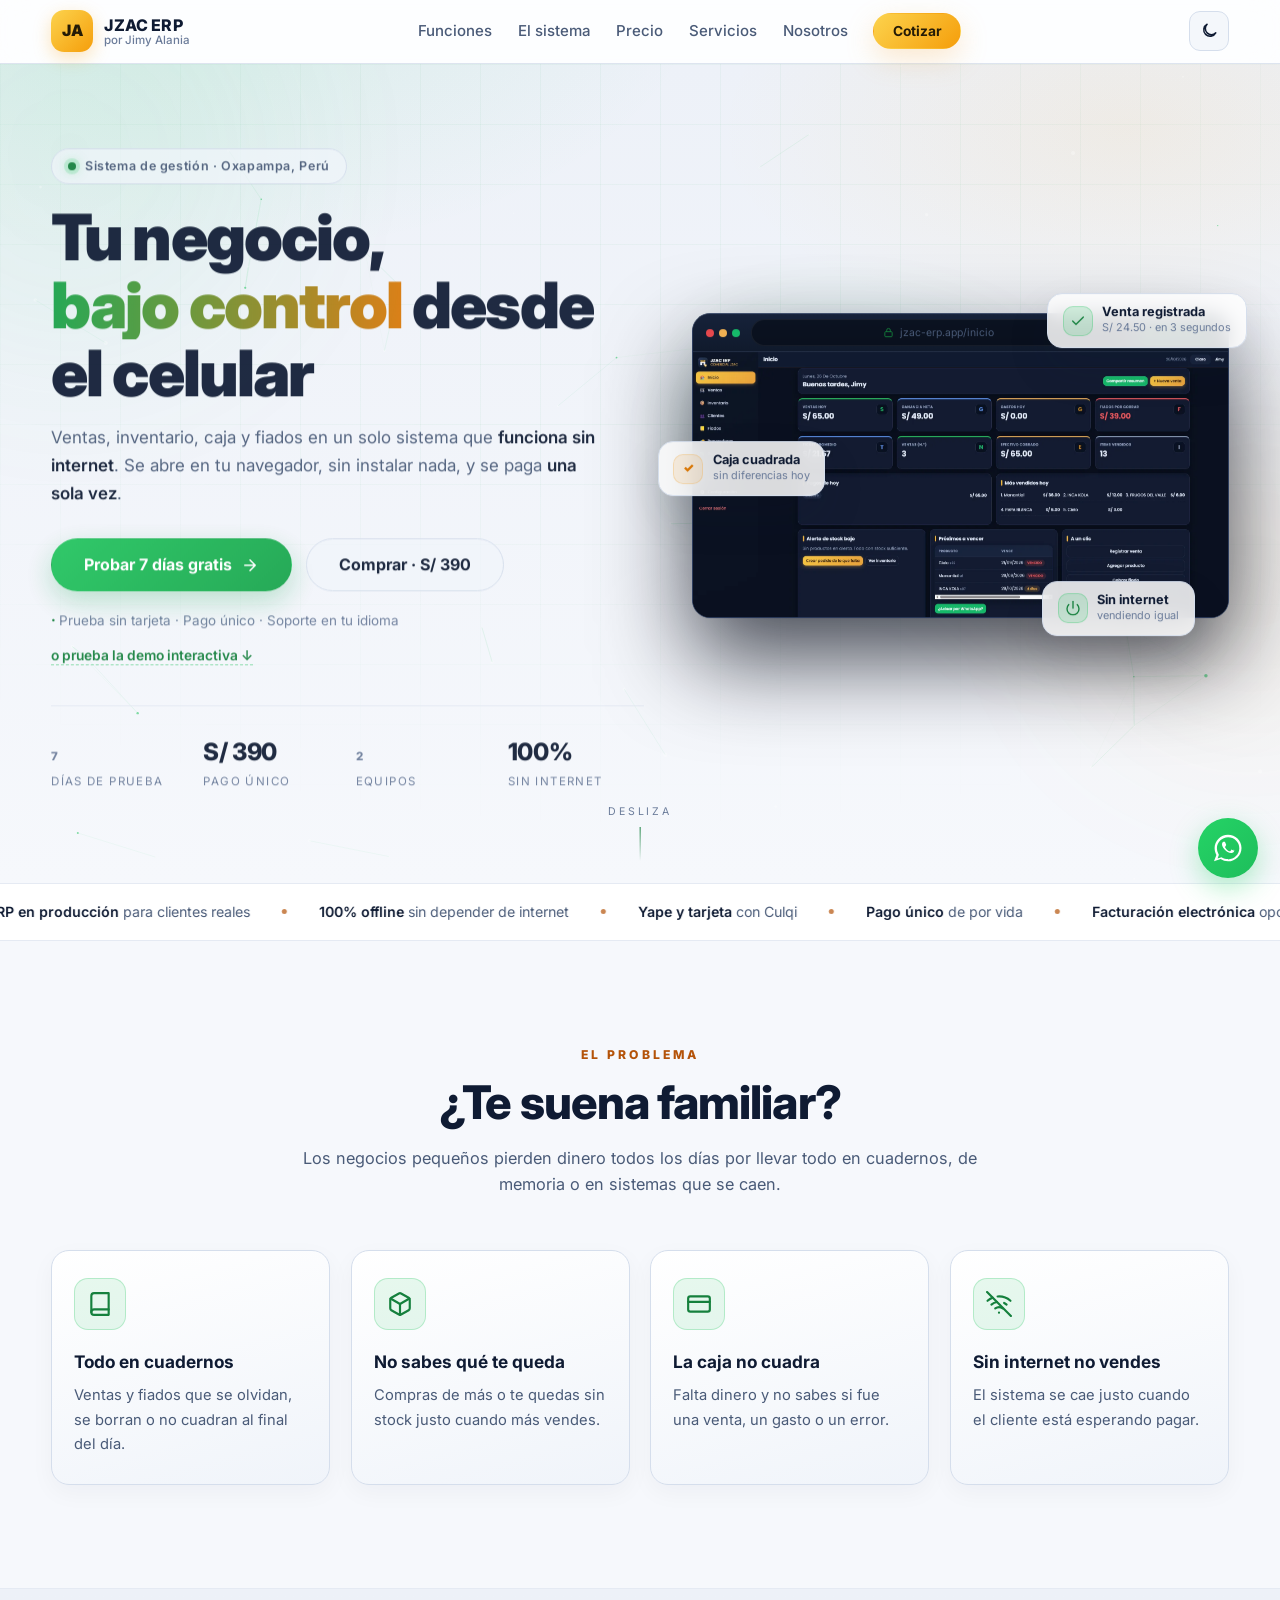
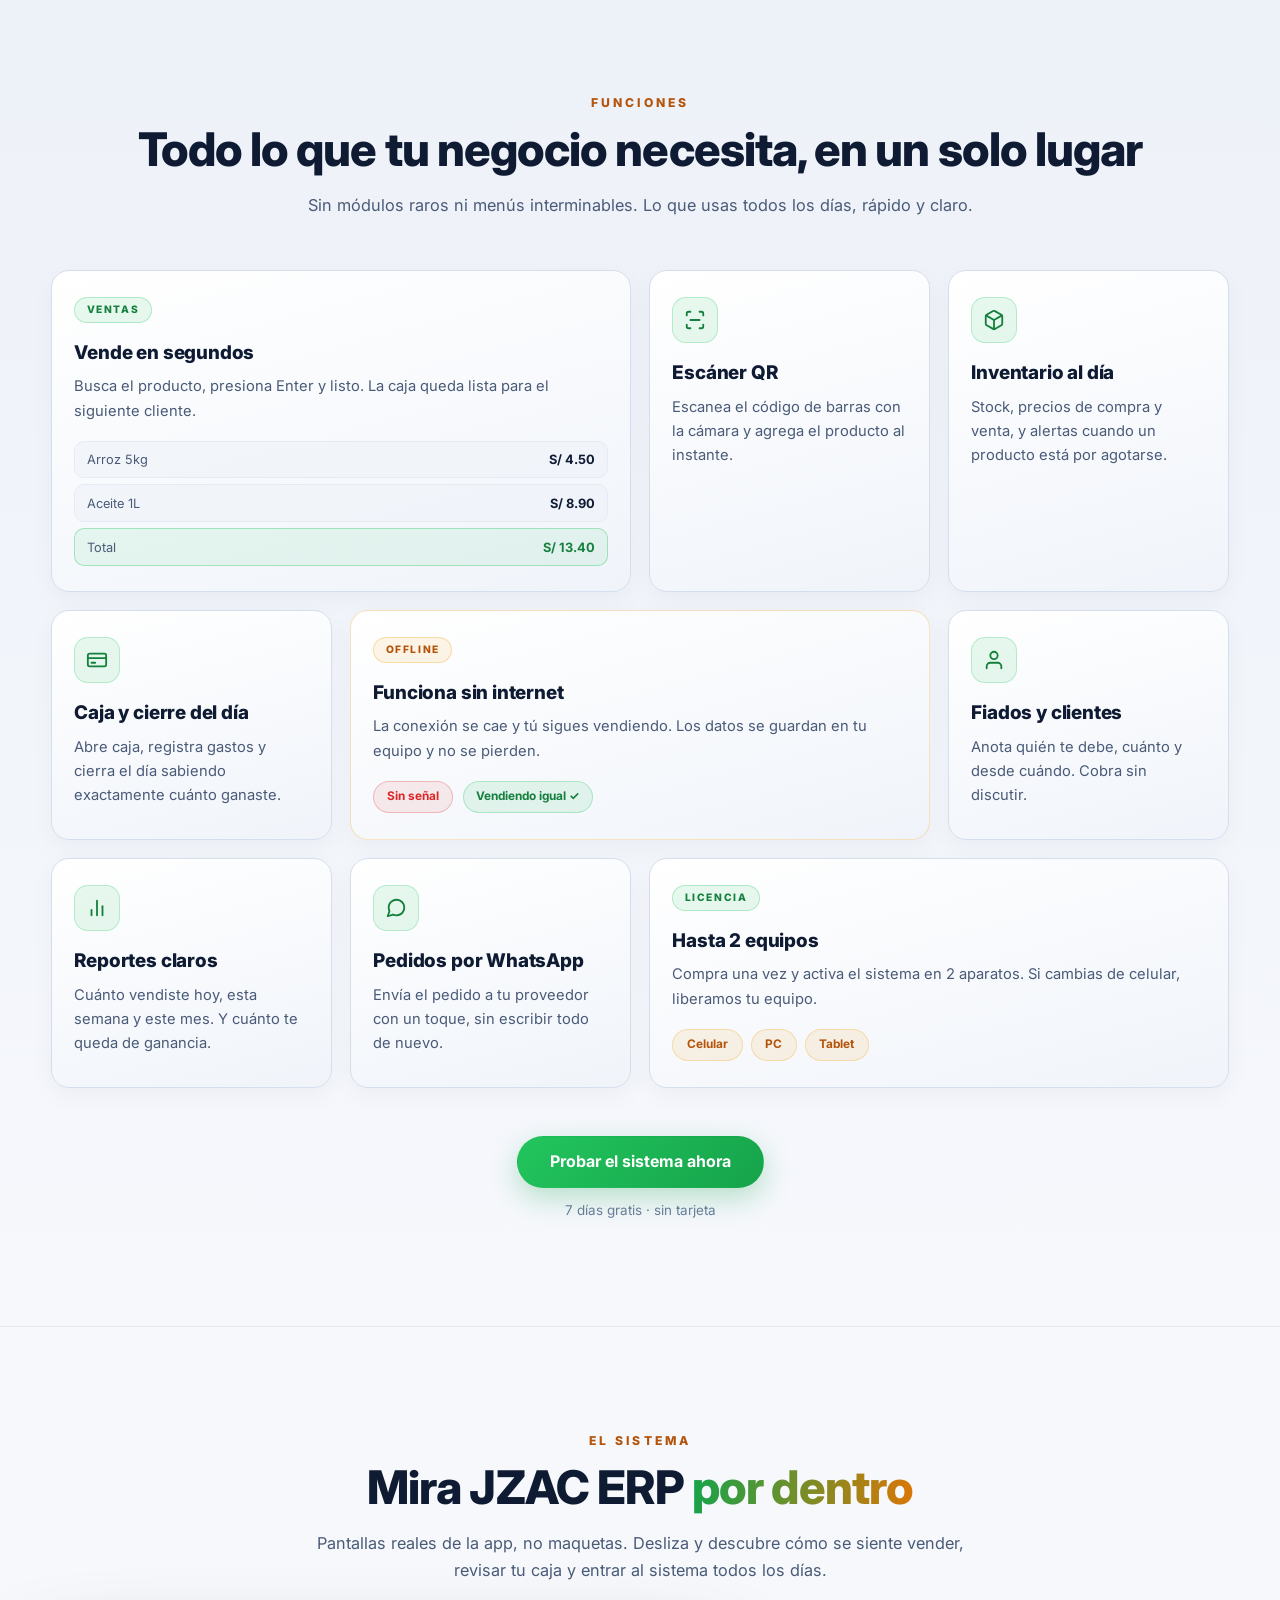
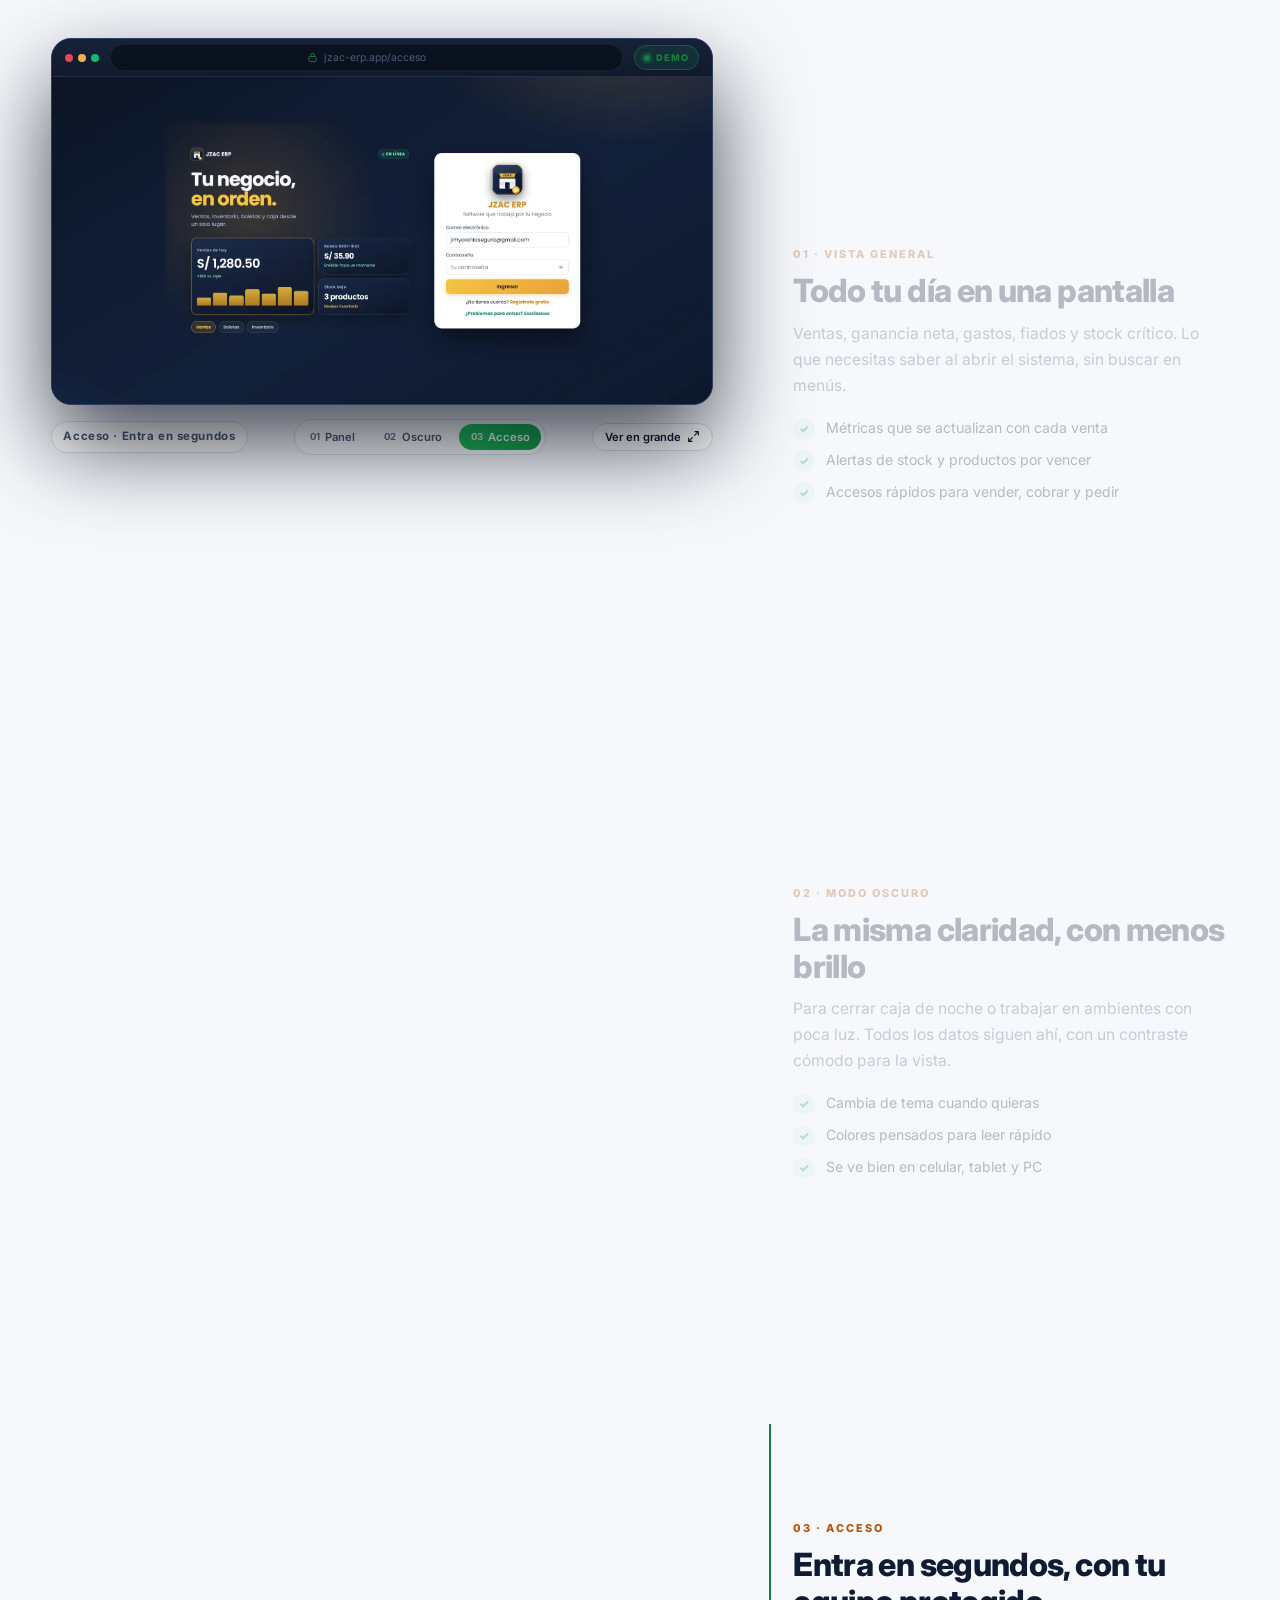
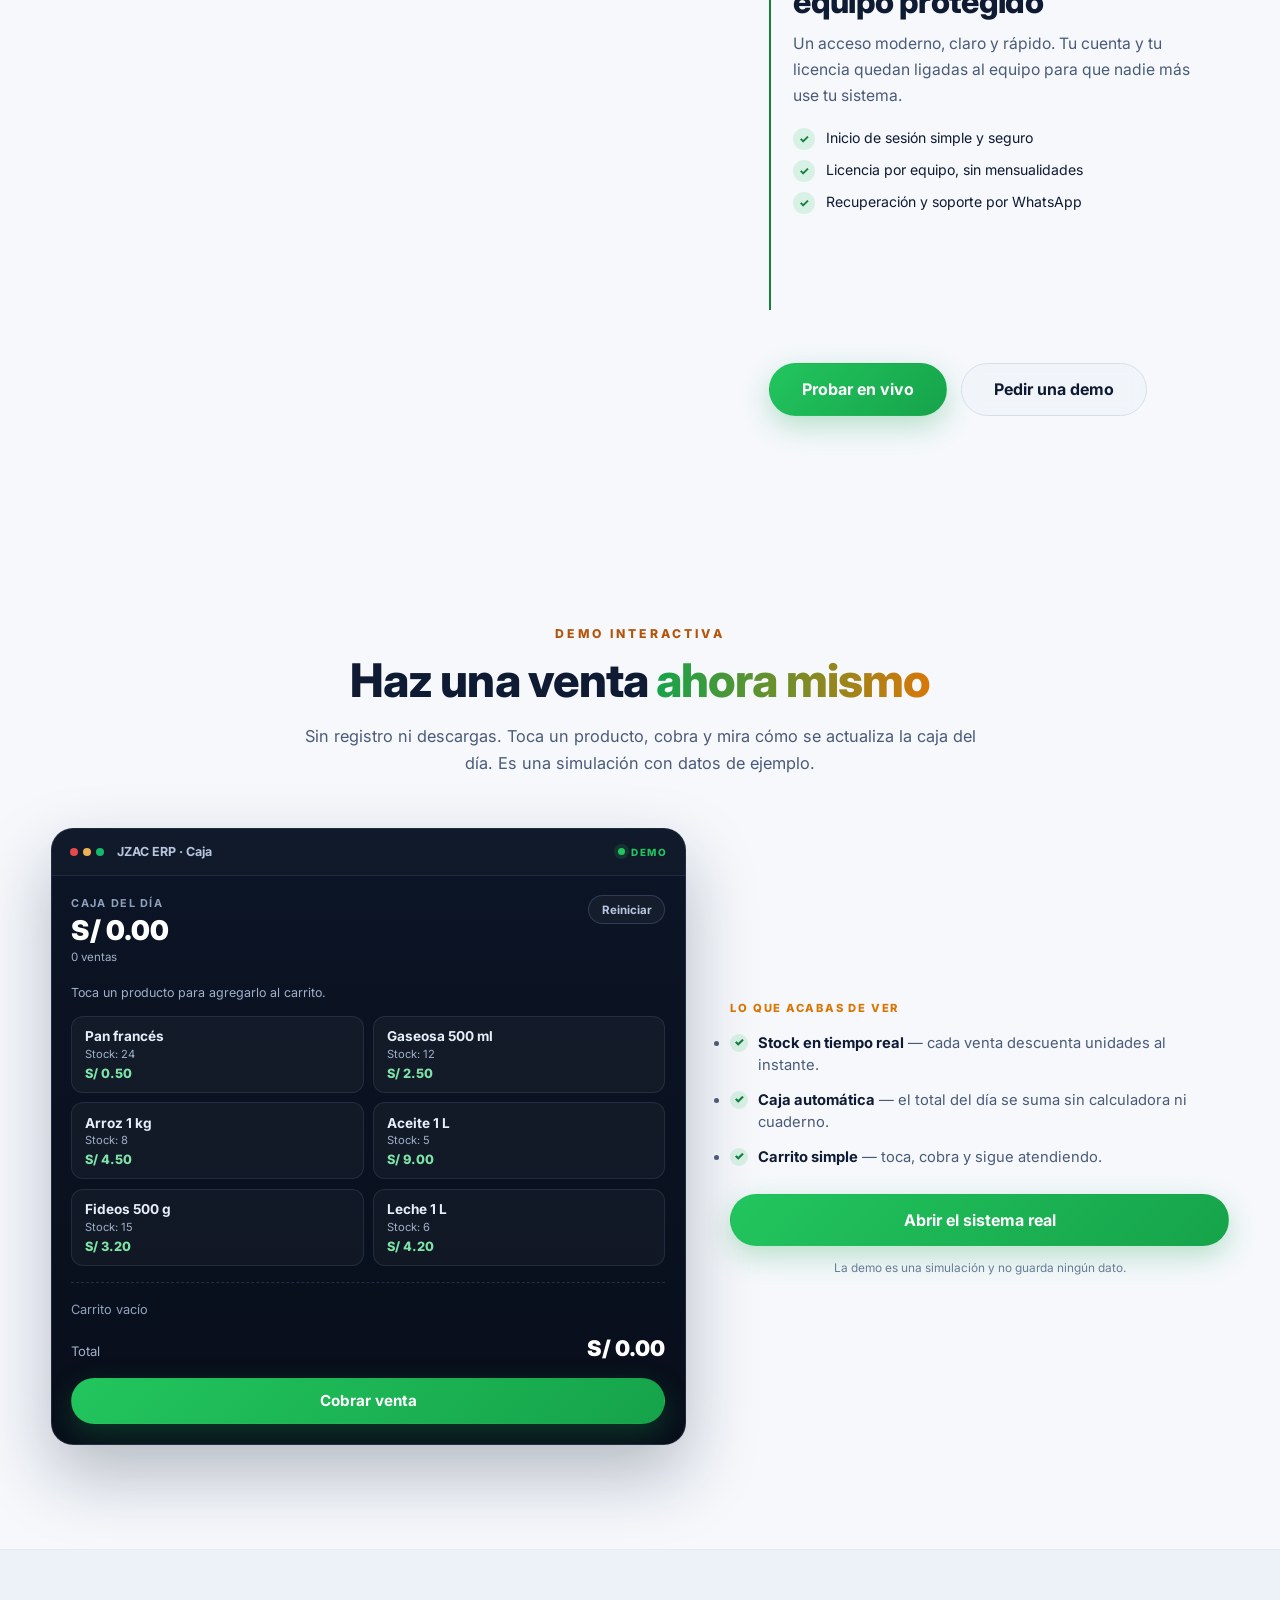
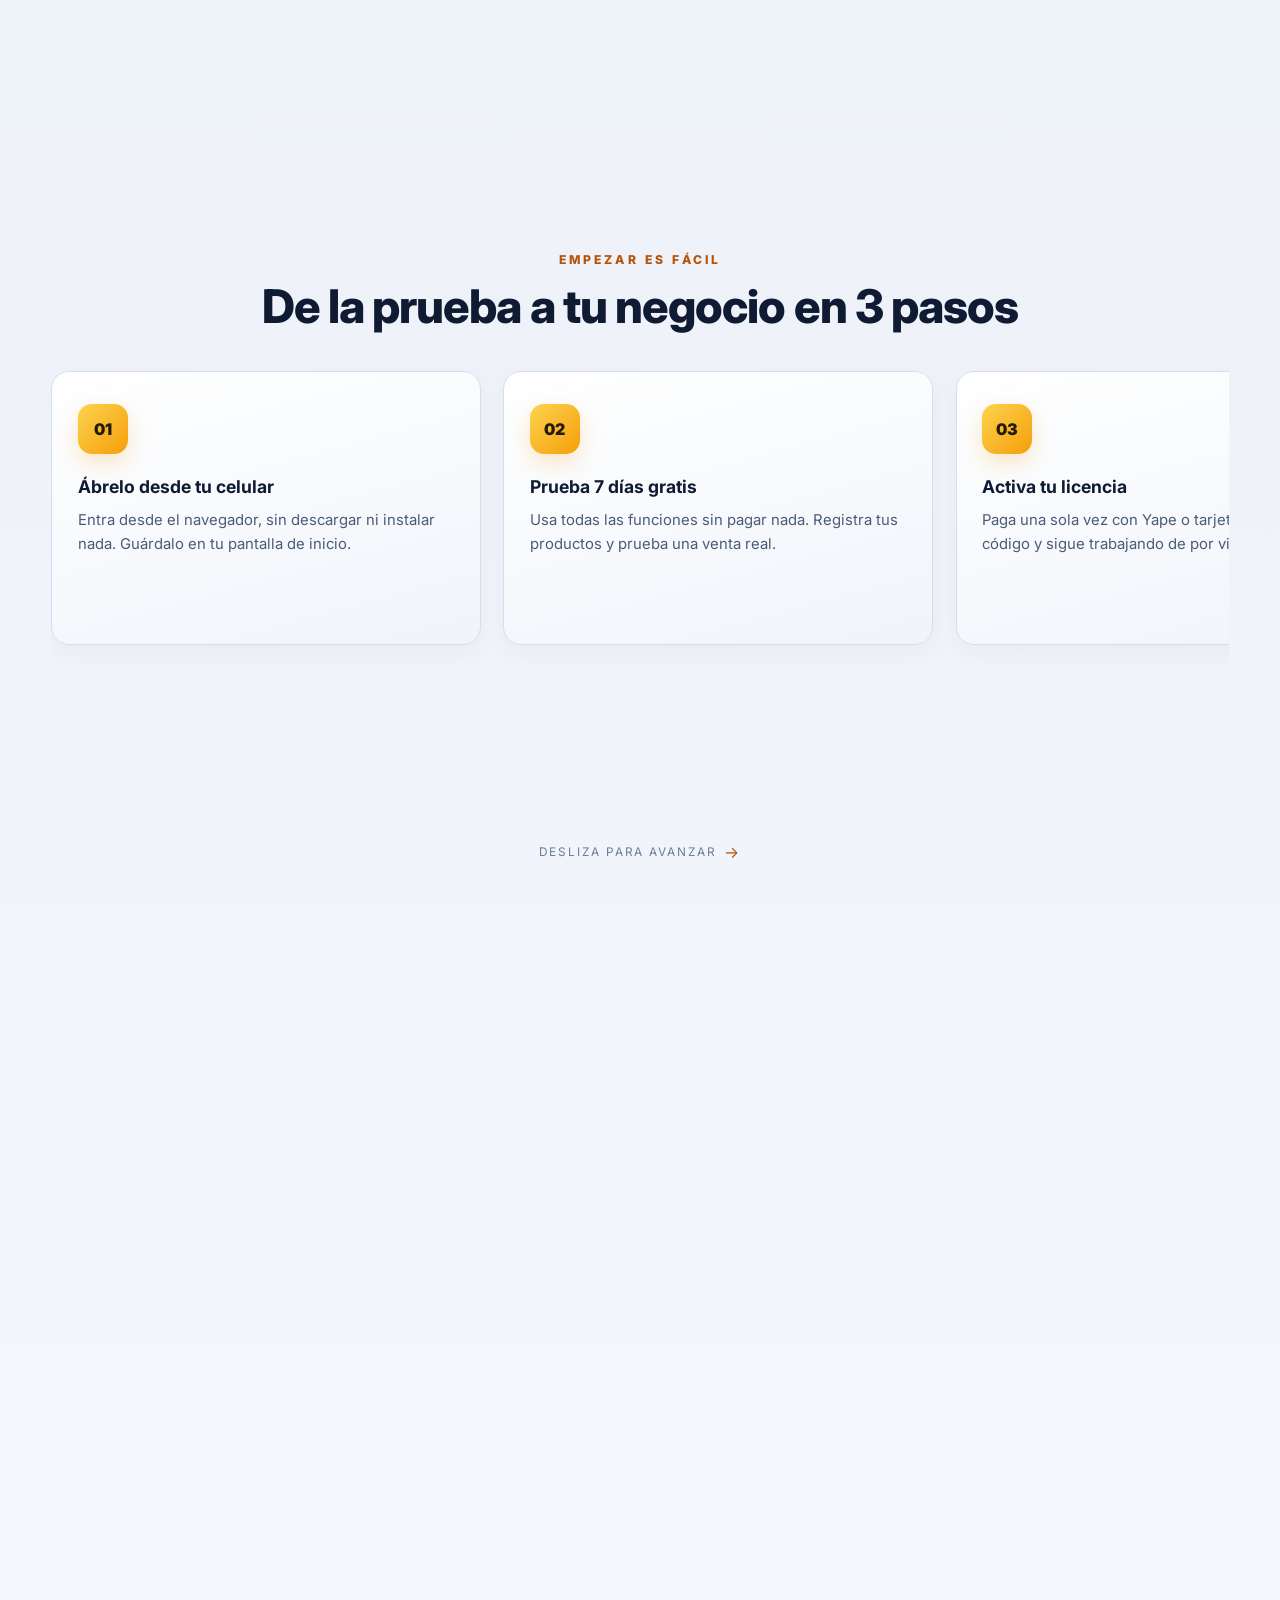
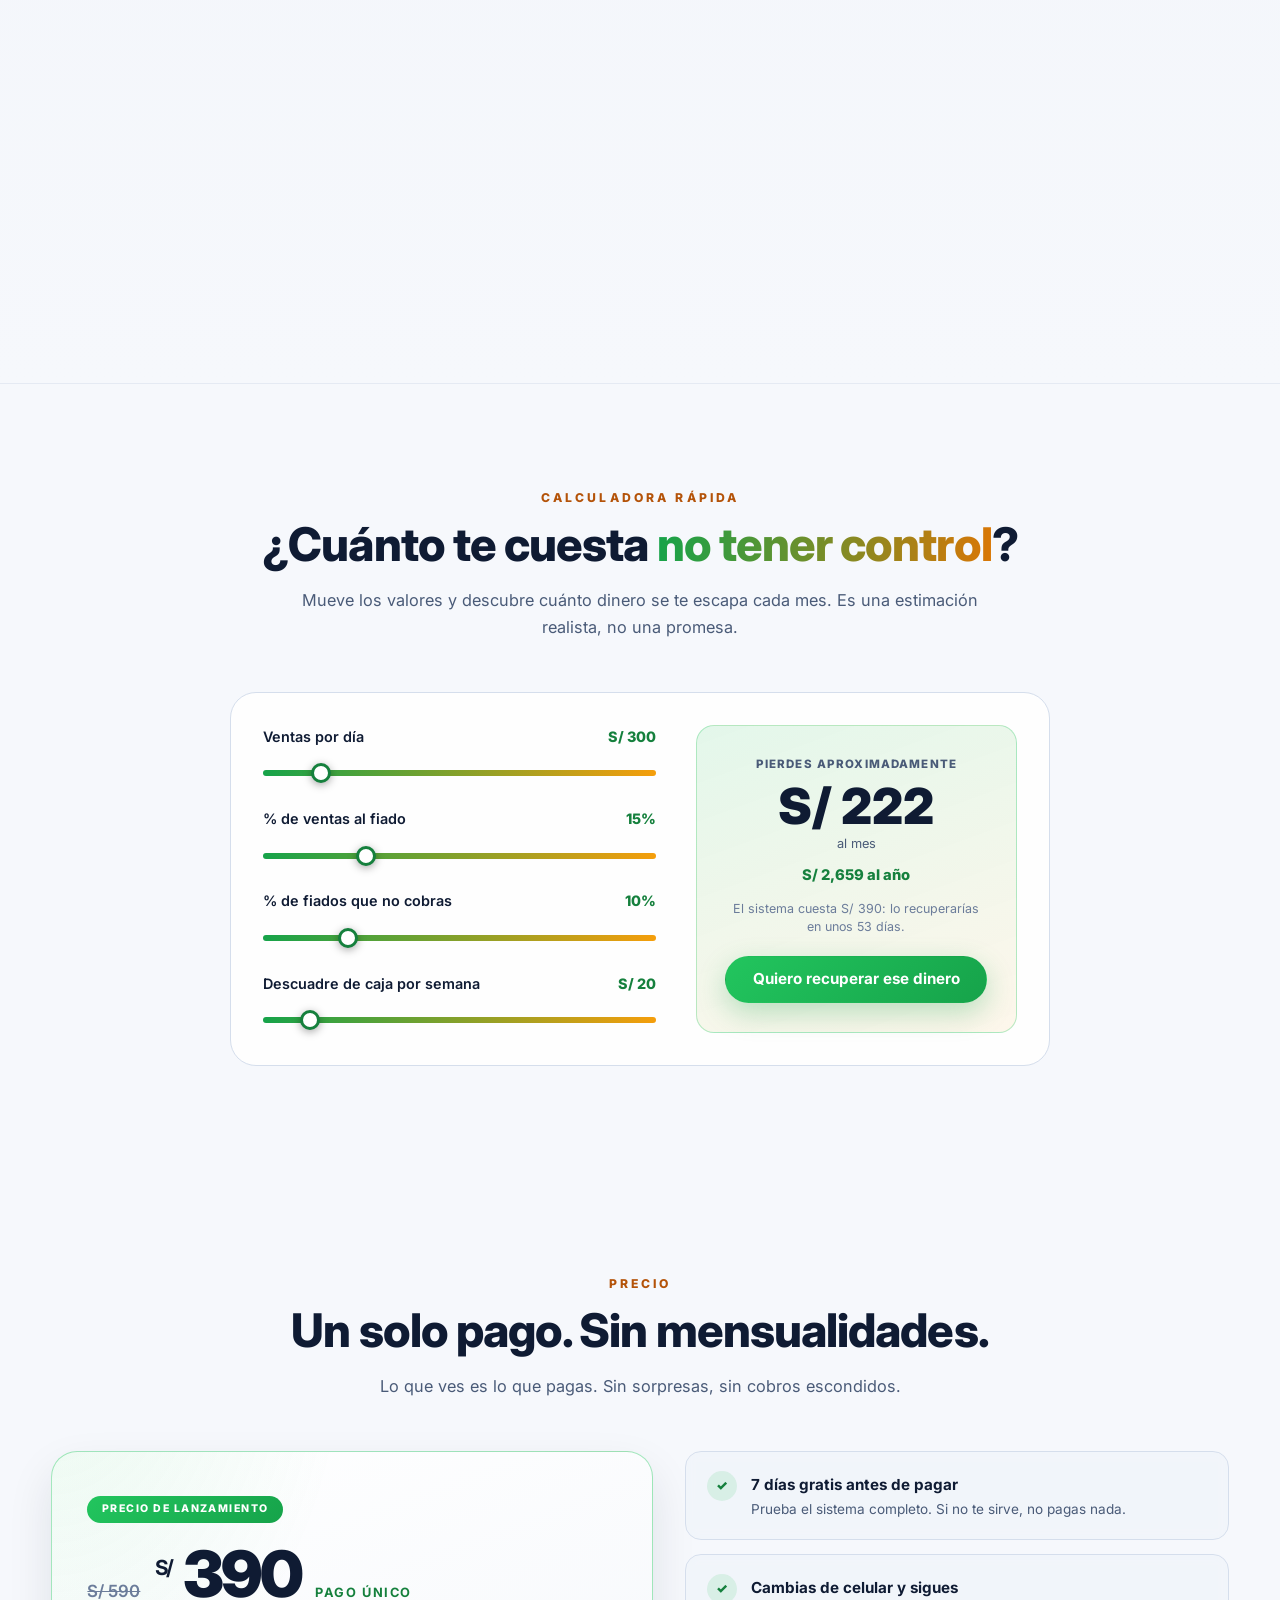
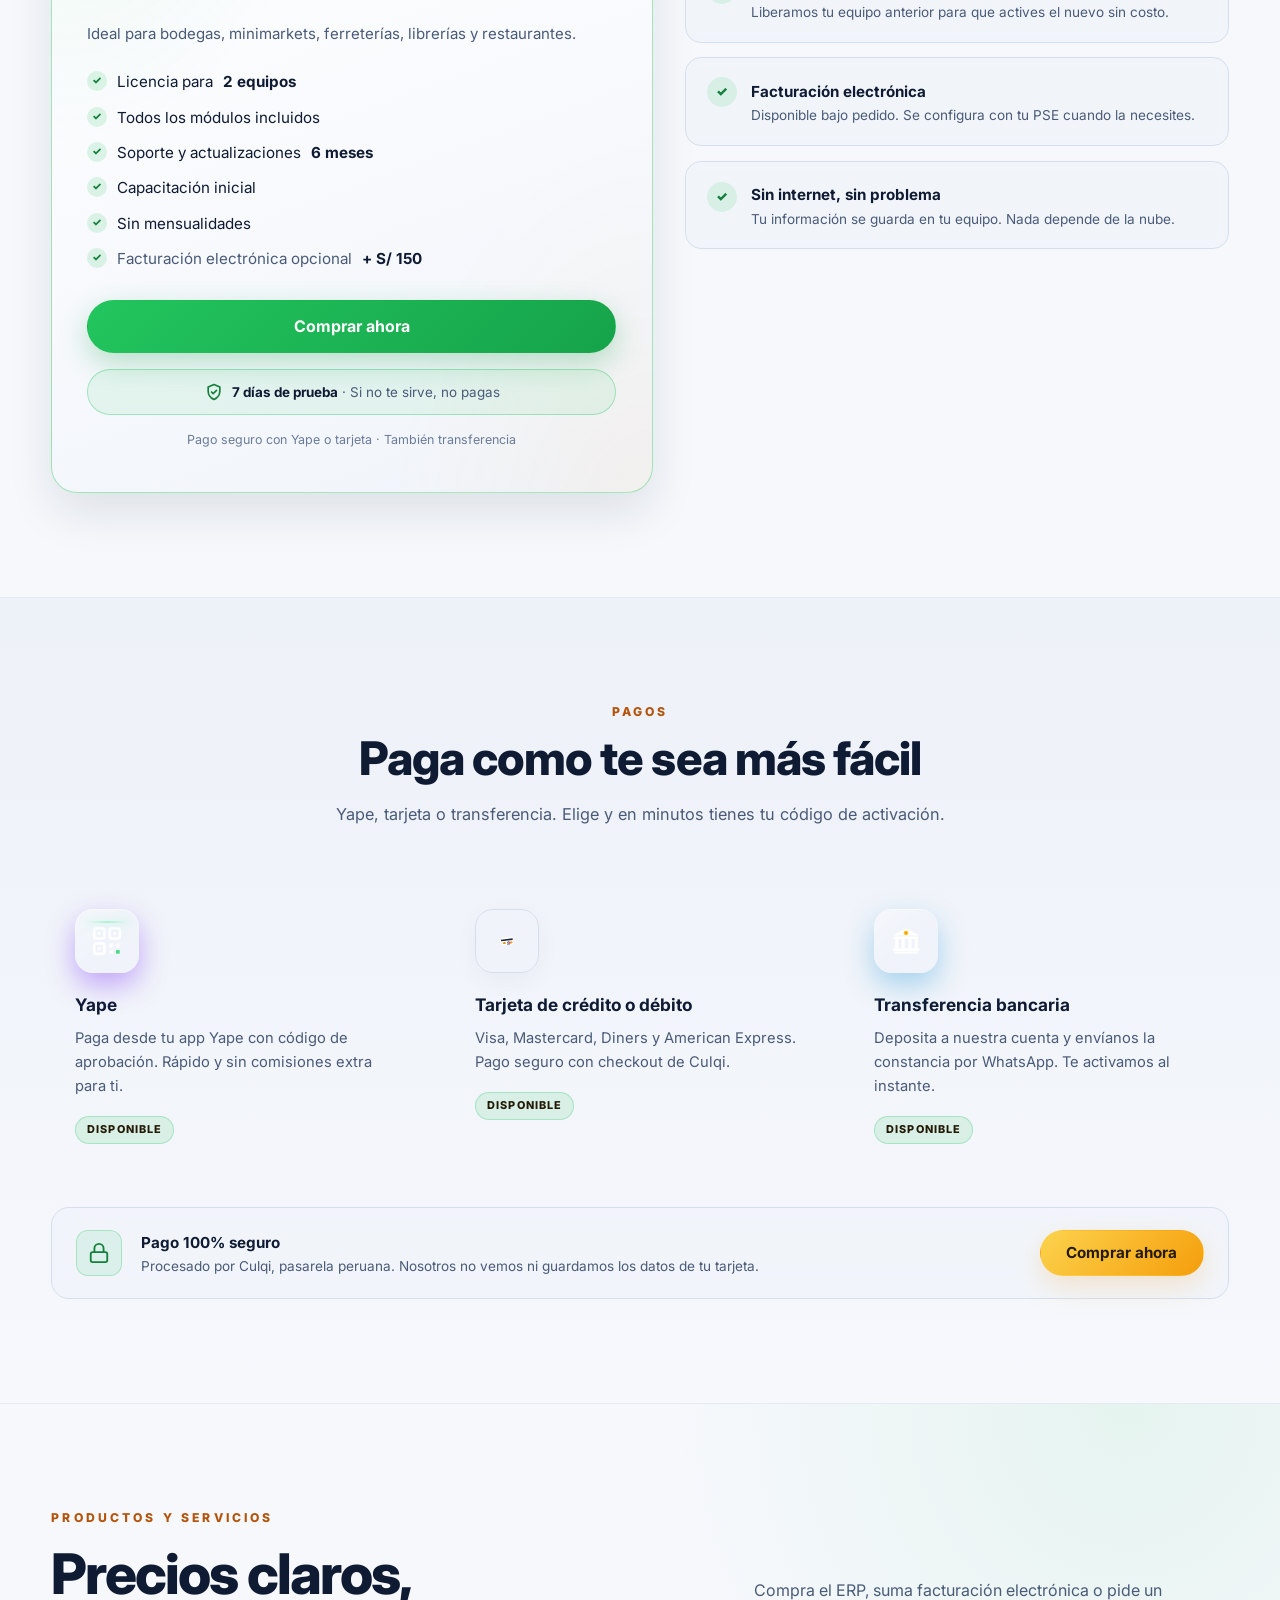
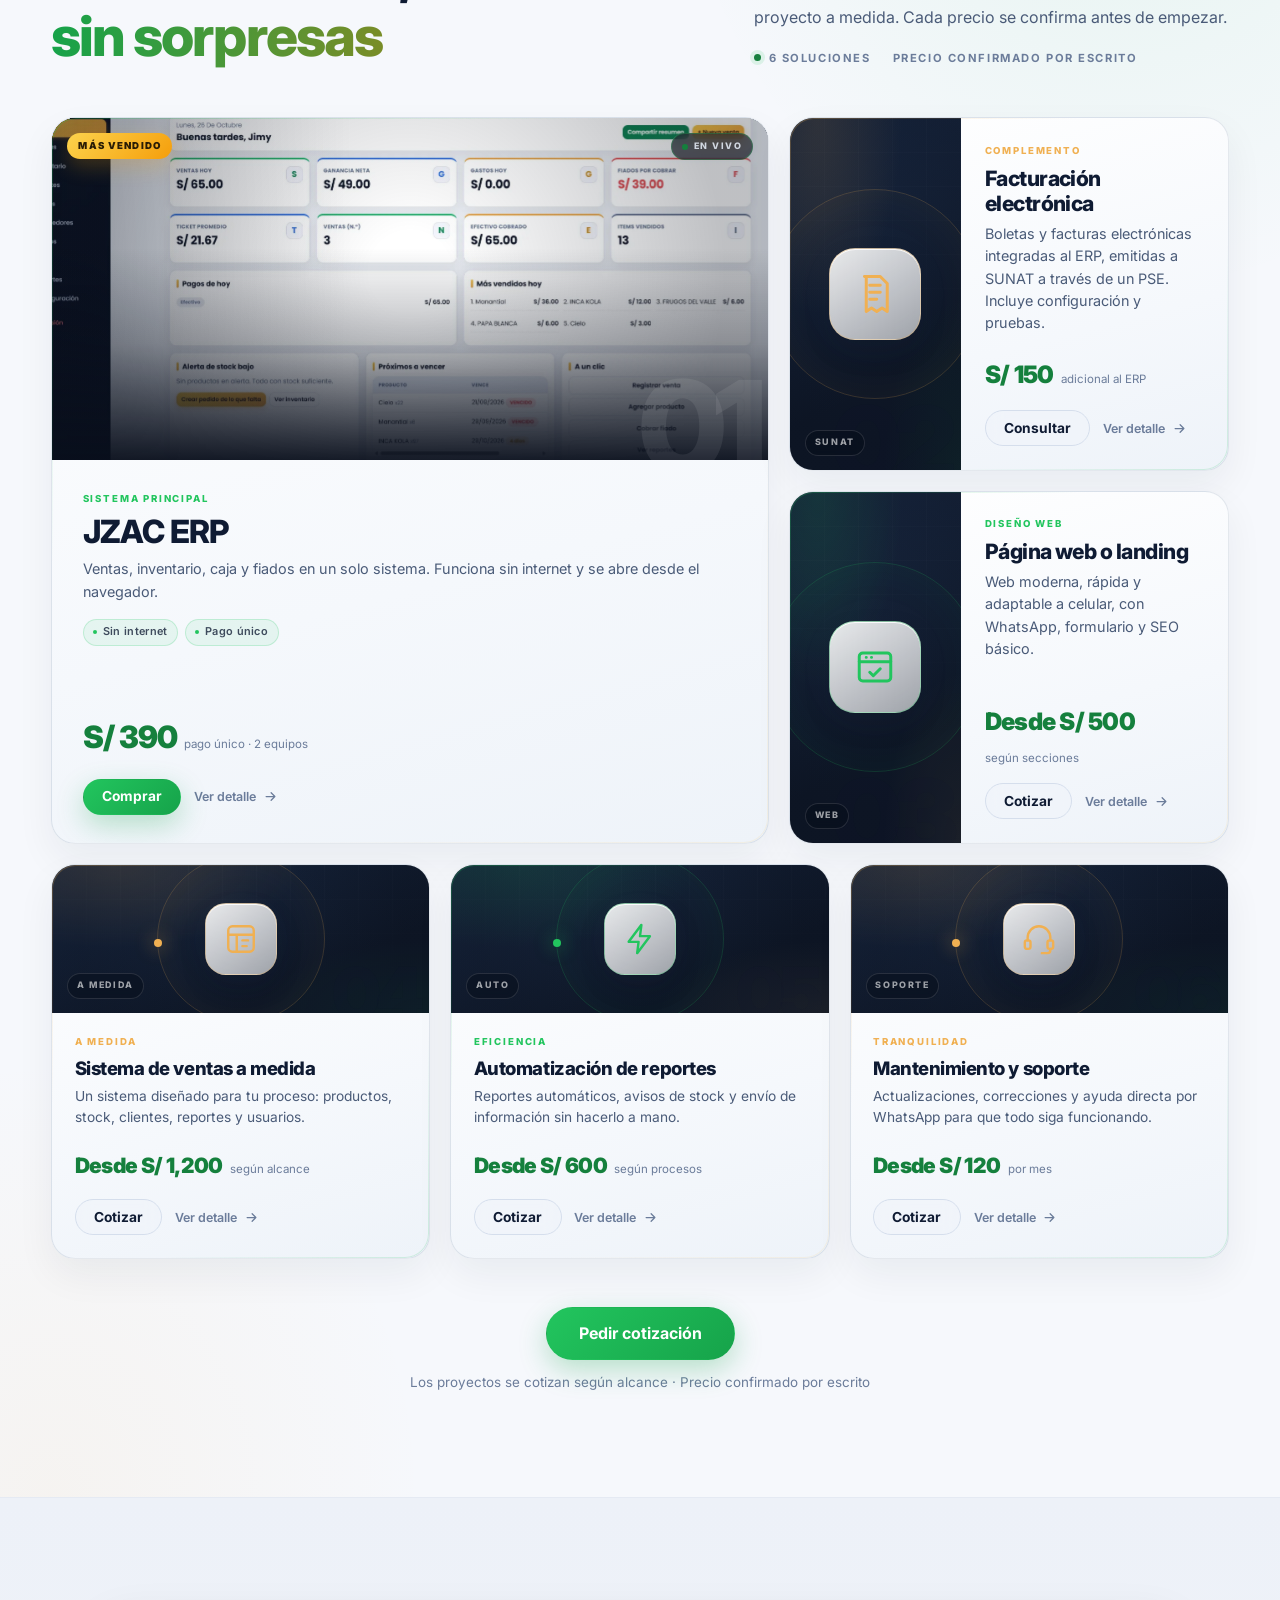
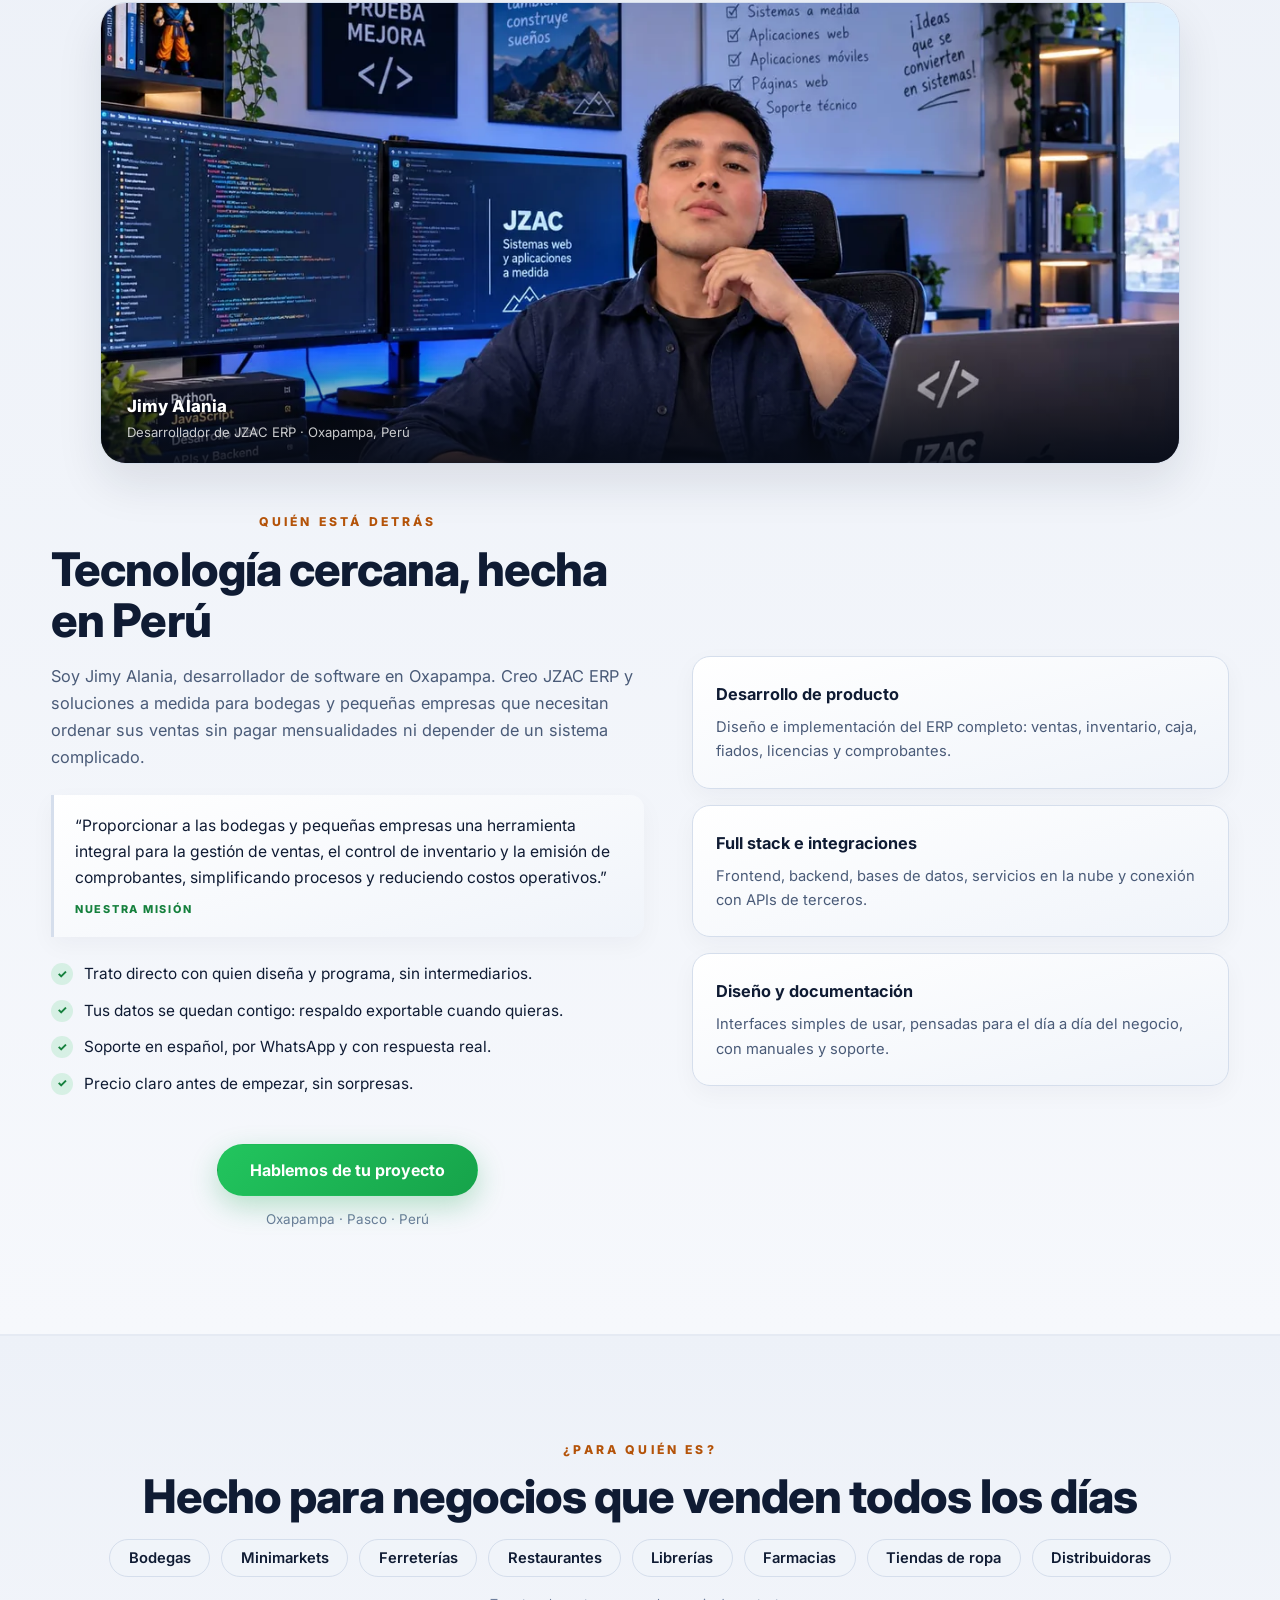
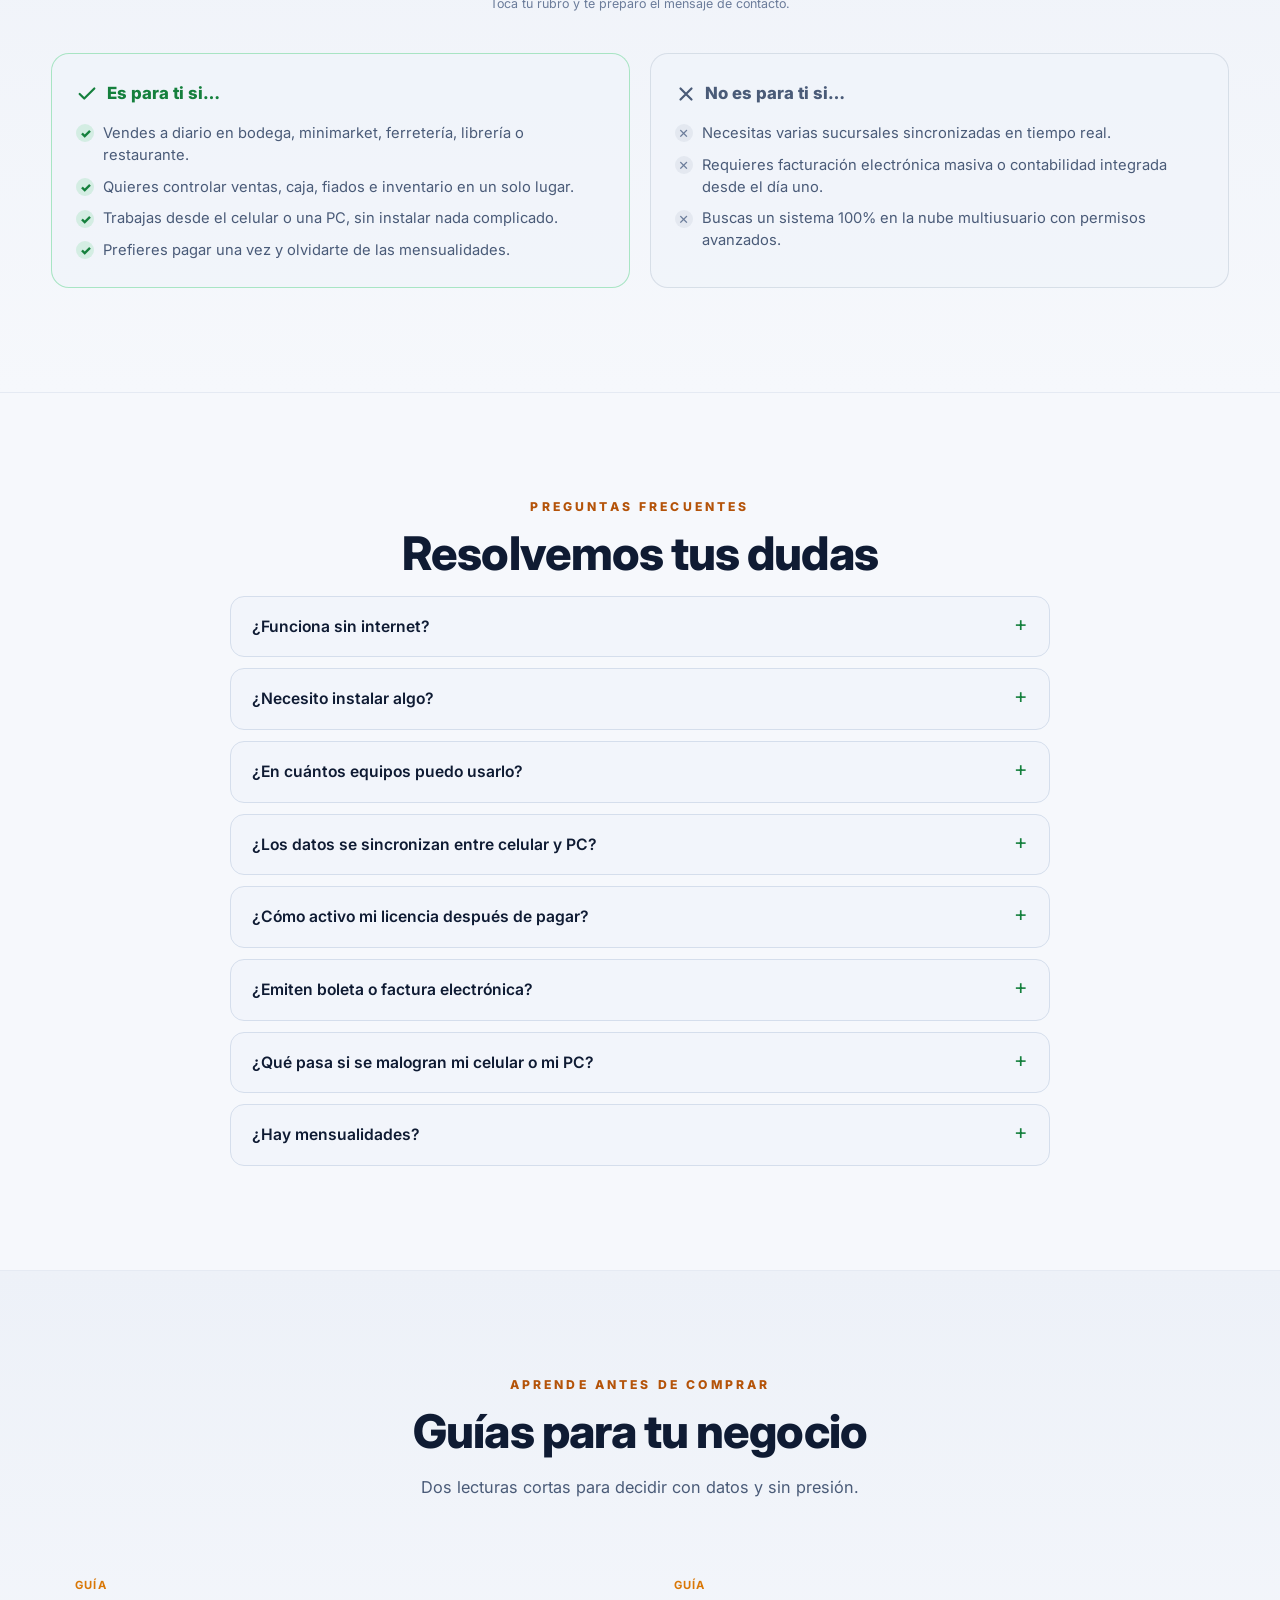
<file: index.html>
<!DOCTYPE html>
<html lang="es">
<head>
  <meta charset="UTF-8">
  <meta name="viewport" content="width=device-width, initial-scale=1.0">
  <title>JZAC ERP | El sistema de ventas que tu negocio necesita</title>
  <meta name="description" content="Sistema de ventas, inventario, caja y fiados para bodegas y pequeños negocios. Funciona sin internet, se abre en tu celular y se paga una sola vez. Prueba gratis 7 días.">
  <meta name="theme-color" content="#0B1120">
  <meta name="google-site-verification" content="EEPA5ZymrFtCvqEhybhqnjV4-4vflf8Dxwc1A1gADmY">
  <script>
    (function () {
      try {
        var t = localStorage.getItem("jzac_theme");
        if (t !== "light" && t !== "dark") {
          t = window.matchMedia && window.matchMedia("(prefers-color-scheme: light)").matches ? "light" : "dark";
        }
        document.documentElement.setAttribute("data-theme", t);
        var m = document.querySelector('meta[name="theme-color"]');
        if (m) m.setAttribute("content", t === "light" ? "#F6F8FC" : "#0B1120");
      } catch (e) {
        document.documentElement.setAttribute("data-theme", "dark");
      }
    })();
  </script>
  <link rel="icon" href="favicon.ico" sizes="48x48">
  <link rel="icon" type="image/png" href="favicon.png" sizes="256x256">
  <link rel="apple-touch-icon" href="apple-touch-icon.png" sizes="180x180">
  <!-- Open Graph -->
  <meta property="og:title" content="JZAC ERP | El sistema de ventas que tu negocio necesita">
  <meta property="og:description" content="Ventas, inventario, caja y fiados en un solo sistema. Funciona sin internet. Pago único de S/ 390.">
  <meta property="og:type" content="website">
  <meta property="og:site_name" content="JZAC ERP">
  <meta property="og:locale" content="es_PE">
  <meta property="og:url" content="https://jzac-alania.github.io/">
  <meta property="og:image" content="https://jzac-alania.github.io/og-ja.png">
  <meta property="og:image:width" content="512">
  <meta property="og:image:height" content="512">
  <meta property="og:image:alt" content="Logo de JZAC ERP">
  <meta name="twitter:card" content="summary_large_image">
  <meta name="twitter:title" content="JZAC ERP | El sistema de ventas que tu negocio necesita">
  <meta name="twitter:description" content="Ventas, inventario, caja y fiados en un solo sistema. Funciona sin internet. Pago único de S/ 390.">
  <meta name="twitter:image" content="https://jzac-alania.github.io/og-ja.png">
  <link rel="canonical" href="https://jzac-alania.github.io/">
  <!-- Google Fonts -->
  <link rel="preconnect" href="https://fonts.googleapis.com">
  <link rel="preconnect" href="https://fonts.gstatic.com" crossorigin>
  <link href="https://fonts.googleapis.com/css2?family=Inter:wght@400;500;600;700;800;900&family=Playfair+Display:wght@500;600;700&display=swap" rel="stylesheet">
  <link rel="stylesheet" href="styles.css">
  <link rel="preload" as="image" href="assets/app/panel-oscuro.webp" fetchpriority="high">
  <script type="application/ld+json">
  {
    "@context": "https://schema.org",
    "@type": "SoftwareApplication",
    "name": "JZAC ERP",
    "description": "Sistema de ventas, inventario, caja y fiados para bodegas y pequeños negocios. Funciona sin internet, se abre desde el navegador y se paga una sola vez.",
    "applicationCategory": "BusinessApplication",
    "operatingSystem": "Web",
    "inLanguage": "es-PE",
    "softwareVersion": "1.21.1",
    "image": "https://jzac-alania.github.io/og-ja.png",
    "screenshot": "https://jzac-alania.github.io/assets/app/panel-oscuro.webp",
    "featureList": [
      "Punto de venta y boletas",
      "Control de inventario y stock",
      "Control de caja y fiados",
      "Funciona sin internet",
      "Productos por peso"
    ],
    "url": "https://jzac-alania.github.io/",
    "offers": {
      "@type": "Offer",
      "price": "390",
      "priceCurrency": "PEN",
      "availability": "https://schema.org/InStock",
      "url": "https://jzac-alania.github.io/#precio",
      "priceValidUntil": "2027-12-31"
    }
  }
  </script>
  <script type="application/ld+json">
  {
    "@context": "https://schema.org",
    "@type": "FAQPage",
    "mainEntity": [
      { "@type": "Question", "name": "¿Funciona sin internet?", "acceptedAnswer": { "@type": "Answer", "text": "Sí. Una vez que abres el sistema, puedes vender y registrar todo sin conexión. Tus datos se guardan en tu equipo y quedan disponibles cuando vuelvas a entrar." } },
      { "@type": "Question", "name": "¿Necesito instalar algo?", "acceptedAnswer": { "@type": "Answer", "text": "No. Se abre desde el navegador de tu celular, tablet o computadora. Puedes guardarlo en tu pantalla de inicio para que parezca una app." } },
      { "@type": "Question", "name": "¿En cuántos equipos puedo usarlo?", "acceptedAnswer": { "@type": "Answer", "text": "Tu licencia cubre 2 equipos. Cada equipo guarda sus propios datos; puedes respaldar y restaurar la información cuando lo necesites. Si cambias de celular, liberamos el equipo anterior para que actives el nuevo." } },
      { "@type": "Question", "name": "¿Los datos se sincronizan entre celular y PC?", "acceptedAnswer": { "@type": "Answer", "text": "No en tiempo real. Cada equipo tiene su propia base de datos local. Para pasar información de un equipo a otro se usa el respaldo (exportar/importar). Si necesitas sincronización real, es un proyecto adicional." } },
      { "@type": "Question", "name": "¿Cómo activo mi licencia después de pagar?", "acceptedAnswer": { "@type": "Answer", "text": "Después del pago recibes un código de activación. Abres el sistema, entras a Activar licencia, pegas el código y listo. También puedes pedirlo por WhatsApp." } },
      { "@type": "Question", "name": "¿Emiten boleta o factura electrónica?", "acceptedAnswer": { "@type": "Answer", "text": "El sistema maneja comprobantes internos. La facturación electrónica SUNAT está disponible bajo pedido: se configura con tu PSE y tiene un costo adicional de S/ 150." } },
      { "@type": "Question", "name": "¿Qué pasa si se malogran mi celular o mi PC?", "acceptedAnswer": { "@type": "Answer", "text": "Tus datos se pueden respaldar. Cuando tengas un equipo nuevo, liberamos el anterior y activas la licencia sin costo adicional." } },
      { "@type": "Question", "name": "¿Hay mensualidades?", "acceptedAnswer": { "@type": "Answer", "text": "No. Es un pago único de S/ 390. Incluye soporte y actualizaciones por 6 meses. Después, si quieres seguir recibiendo soporte, es opcional." } }
    ]
  }
  </script>
  <script type="application/ld+json">
  {
    "@context": "https://schema.org",
    "@type": "LocalBusiness",
    "name": "JZAC ERP",
    "description": "Sistemas de ventas, inventario y facturación para pequeños negocios. Desarrollo de software a medida.",
    "url": "https://jzac-alania.github.io/",
    "image": "https://jzac-alania.github.io/og-ja.png",
    "logo": "https://jzac-alania.github.io/favicon.png",
    "telephone": "+51929068219",
    "email": "jimyalaniasegura@gmail.com",
    "priceRange": "S/ 390 - S/ 500",
    "address": {
      "@type": "PostalAddress",
      "addressLocality": "Oxapampa",
      "addressRegion": "Pasco",
      "addressCountry": "PE"
    },
    "areaServed": { "@type": "Place", "name": "Oxapampa, Pasco, Perú" }
  }
  </script>
</head>
<body>

  <!-- ===== INTRO CINEMATOGRÁFICA ===== -->
  <div class="preloader" id="preloader" role="status" aria-label="Cargando JZAC ERP">
    <span class="intro-curtain intro-curtain-left" aria-hidden="true"></span>
    <span class="intro-curtain intro-curtain-right" aria-hidden="true"></span>
    <div class="intro-core">
      <div class="intro-logo">
        <span class="intro-logo-ring" aria-hidden="true"></span>
        <span class="logo-mark">JA</span>
      </div>
      <div class="intro-word" aria-label="JZAC ERP">
        <span>J</span><span>Z</span><span>A</span><span>C</span><em>ERP</em>
      </div>
      <p class="intro-tag">Software que trabaja por tu negocio</p>
      <div class="intro-progress" aria-hidden="true"><i></i></div>
      <button class="intro-skip" type="button" id="intro-skip">Saltar intro</button>
    </div>
  </div>
  <div class="scroll-progress" id="scroll-progress" aria-hidden="true"></div>

  <!-- ===== NAVBAR ===== -->
  <header class="navbar" id="top">
    <div class="container nav-inner">
      <a href="#top" class="brand" aria-label="JZAC ERP, inicio">
        <span class="logo-mark">JA</span>
        <span class="brand-text">
          <b>JZAC ERP</b>
          <small>por Jimy Alania</small>
        </span>
      </a>
      <nav class="nav-links" id="nav-links" aria-label="Principal">
        <a href="#funciones">Funciones</a>
        <a href="#sistema">El sistema</a>
        <a href="#precio">Precio</a>
        <a href="#servicios">Servicios</a>
        <a href="#nosotros">Nosotros</a>
        <a href="#contacto" class="btn btn-gold btn-small">Cotizar</a>
      </nav>
      <div class="nav-actions">
        <button class="theme-toggle" id="theme-toggle" type="button" aria-label="Cambiar tema claro/oscuro" title="Cambiar tema">
          <svg class="icon-sun" viewBox="0 0 24 24" fill="none" stroke="currentColor" stroke-width="2" stroke-linecap="round" aria-hidden="true">
            <circle cx="12" cy="12" r="4"></circle>
            <path d="M12 2v2M12 20v2M4.93 4.93l1.41 1.41M17.66 17.66l1.41 1.41M2 12h2M20 12h2M4.93 19.07l1.41-1.41M17.66 6.34l1.41-1.41"></path>
          </svg>
          <svg class="icon-moon" viewBox="0 0 24 24" fill="none" stroke="currentColor" stroke-width="2" stroke-linecap="round" stroke-linejoin="round" aria-hidden="true">
            <path d="M21 14.5A8.5 8.5 0 1 1 9.5 3a6.5 6.5 0 0 0 11.5 11.5z"></path>
          </svg>
        </button>
        <button class="nav-toggle" id="nav-toggle" aria-label="Abrir menú" aria-expanded="false">
          <span></span><span></span><span></span>
        </button>
      </div>
    </div>
  </header>

  <main>

    <!-- ===== HERO ===== -->
    <section class="hero" id="inicio">
      <div class="hero-bg" aria-hidden="true"></div>
      <div class="hero-orb hero-orb-green" aria-hidden="true"></div>
      <div class="hero-orb hero-orb-gold" aria-hidden="true"></div>
      <div class="container hero-grid">
        <div class="hero-copy">
          <p class="pill hero-in" style="--d:0">
            <span class="pill-dot"></span>
            Sistema de gestión · Oxapampa, Perú
          </p>
          <h1 class="hero-title hero-in" style="--d:1">Tu negocio, <span class="grad-text">bajo control</span> desde el celular</h1>
          <p class="hero-sub hero-in" style="--d:2">
            Ventas, inventario, caja y fiados en un solo sistema que
            <b>funciona sin internet</b>. Se abre en tu navegador, sin instalar nada,
            y se paga <b>una sola vez</b>.
          </p>
          <div class="hero-actions hero-in" style="--d:3">
            <a class="btn btn-green btn-lg" href="erp/" target="_blank" rel="noopener">
              Probar 7 días gratis
              <svg viewBox="0 0 24 24" fill="none" stroke="currentColor" stroke-width="2" stroke-linecap="round" stroke-linejoin="round" aria-hidden="true"><path d="M5 12h14M12 5l7 7-7 7"/></svg>
            </a>
            <button class="btn btn-ghost btn-lg" type="button" data-comprar>Comprar · S/ 390</button>
          </div>
          <p class="hero-note hero-in" style="--d:4">Prueba sin tarjeta · Pago único · Soporte en tu idioma</p>
          <p class="hero-demo-link hero-in" style="--d:4">
            <a href="#demo">o prueba la demo interactiva <span aria-hidden="true">↓</span></a>
          </p>

          <div class="hero-stats hero-in" style="--d:5">
            <div class="stat">
              <b><span data-contador="7">7</span></b>
              <span>días de prueba</span>
            </div>
            <div class="stat">
              <b>S/ 390</b>
              <span>pago único</span>
            </div>
            <div class="stat">
              <b><span data-contador="2">2</span></b>
              <span>equipos</span>
            </div>
            <div class="stat">
              <b>100%</b>
              <span>sin internet</span>
            </div>
          </div>
        </div>

        <div class="hero-visual">
          <div class="hero-stage hero-in" style="--d:6" data-tilt>
            <div class="hero-app-glow" aria-hidden="true"></div>
            <div class="app-window hero-app">
              <div class="app-bar">
                <span class="app-dots" aria-hidden="true"><i></i><i></i><i></i></span>
                <span class="app-url">
                  <svg viewBox="0 0 24 24" fill="none" stroke="currentColor" stroke-width="2" aria-hidden="true"><rect x="4" y="10" width="16" height="11" rx="2"/><path d="M8 10V7a4 4 0 0 1 8 0v3"/></svg>
                  jzac-erp.app/inicio
                </span>
                <span class="app-live"><i></i> EN VIVO</span>
              </div>
              <button class="app-screen app-screen-hero" type="button" data-zoom="assets/app/panel-oscuro.webp" data-caption="Panel principal de JZAC ERP en modo oscuro" aria-label="Ampliar captura del panel de JZAC ERP">
                <img src="assets/app/panel-oscuro.webp" alt="Panel principal de JZAC ERP con ventas, ganancia, gastos y fiados del día" width="1901" height="942" loading="eager" fetchpriority="high" decoding="async">
                <span class="app-zoom-hint" aria-hidden="true">Ver captura</span>
              </button>
            </div>
            <div class="float-card float-a">
              <span class="float-ico green">
                <svg viewBox="0 0 24 24" fill="none" stroke="currentColor" stroke-width="2" stroke-linecap="round" stroke-linejoin="round" aria-hidden="true"><path d="M20 6 9 17l-5-5"/></svg>
              </span>
              <span><b>Venta registrada</b><small>S/ 24.50 · en 3 segundos</small></span>
            </div>
            <div class="float-card float-b">
              <span class="float-ico gold">✓</span>
              <span><b>Caja cuadrada</b><small>sin diferencias hoy</small></span>
            </div>
            <div class="float-card float-c">
              <span class="float-ico green">
                <svg viewBox="0 0 24 24" fill="none" stroke="currentColor" stroke-width="2" stroke-linecap="round" stroke-linejoin="round" aria-hidden="true"><path d="M18.36 6.64A9 9 0 1 1 5.64 6.64"/><path d="M12 2v10"/></svg>
              </span>
              <span><b>Sin internet</b><small>vendiendo igual</small></span>
            </div>
          </div>
        </div>
      </div>

      <div class="hero-scroll" aria-hidden="true">
        <span>Desliza</span>
        <span class="hero-scroll-line"></span>
      </div>
    </section>

    <!-- ===== STRIP / MARQUEE ===== -->
    <section class="strip" aria-label="Beneficios">
      <div class="strip-inner" id="strip">
        <span class="strip-item"><b>ERP en producción</b> para clientes reales</span>
        <span class="strip-sep" aria-hidden="true"></span>
        <span class="strip-item"><b>100% offline</b> sin depender de internet</span>
        <span class="strip-sep" aria-hidden="true"></span>
        <span class="strip-item"><b>Yape y tarjeta</b> con Culqi</span>
        <span class="strip-sep" aria-hidden="true"></span>
        <span class="strip-item"><b>Pago único</b> de por vida</span>
        <span class="strip-sep" aria-hidden="true"></span>
        <span class="strip-item"><b>Facturación electrónica</b> opcional</span>
        <span class="strip-sep" aria-hidden="true"></span>
        <span class="strip-item"><b>Soporte directo</b> en tu idioma</span>
      </div>
    </section>

    <!-- ===== PROBLEMA ===== -->
    <section class="section" id="problema">
      <div class="container">
        <p class="section-eyebrow reveal">El problema</p>
        <h2 class="section-title reveal">¿Te suena familiar?</h2>
        <p class="section-lead reveal">Los negocios pequeños pierden dinero todos los días por llevar todo en cuadernos, de memoria o en sistemas que se caen.</p>

        <div class="grid pain-grid">
          <article class="card pain-card tilt reveal">
            <div class="card-icon" aria-hidden="true">
              <svg viewBox="0 0 24 24" fill="none" stroke="currentColor" stroke-width="2" stroke-linecap="round" stroke-linejoin="round"><path d="M4 19.5A2.5 2.5 0 0 1 6.5 17H20"/><path d="M6.5 2H20v20H6.5A2.5 2.5 0 0 1 4 19.5v-15A2.5 2.5 0 0 1 6.5 2z"/></svg>
            </div>
            <h3>Todo en cuadernos</h3>
            <p>Ventas y fiados que se olvidan, se borran o no cuadran al final del día.</p>
          </article>
          <article class="card pain-card tilt reveal">
            <div class="card-icon" aria-hidden="true">
              <svg viewBox="0 0 24 24" fill="none" stroke="currentColor" stroke-width="2" stroke-linecap="round" stroke-linejoin="round"><path d="M21 16V8a2 2 0 0 0-1-1.73l-7-4a2 2 0 0 0-2 0l-7 4A2 2 0 0 0 3 8v8a2 2 0 0 0 1 1.73l7 4a2 2 0 0 0 2 0l7-4A2 2 0 0 0 21 16z"/><polyline points="3.27 6.96 12 12.01 20.73 6.96"/><line x1="12" y1="22.08" x2="12" y2="12"/></svg>
            </div>
            <h3>No sabes qué te queda</h3>
            <p>Compras de más o te quedas sin stock justo cuando más vendes.</p>
          </article>
          <article class="card pain-card tilt reveal">
            <div class="card-icon" aria-hidden="true">
              <svg viewBox="0 0 24 24" fill="none" stroke="currentColor" stroke-width="2" stroke-linecap="round" stroke-linejoin="round"><rect x="2" y="5" width="20" height="14" rx="2"/><line x1="2" y1="10" x2="22" y2="10"/></svg>
            </div>
            <h3>La caja no cuadra</h3>
            <p>Falta dinero y no sabes si fue una venta, un gasto o un error.</p>
          </article>
          <article class="card pain-card tilt reveal">
            <div class="card-icon" aria-hidden="true">
              <svg viewBox="0 0 24 24" fill="none" stroke="currentColor" stroke-width="2" stroke-linecap="round" stroke-linejoin="round"><line x1="1" y1="1" x2="23" y2="23"/><path d="M16.72 11.06A10.94 10.94 0 0 1 19 12.55"/><path d="M5 12.55a10.94 10.94 0 0 1 5.17-2.39"/><path d="M10.71 5.05A16 16 0 0 1 22.58 9"/><path d="M1.42 9a15.91 15.91 0 0 1 4.7-2.88"/><path d="M8.53 16.11a6 6 0 0 1 6.95 0"/><line x1="12" y1="20" x2="12.01" y2="20"/></svg>
            </div>
            <h3>Sin internet no vendes</h3>
            <p>El sistema se cae justo cuando el cliente está esperando pagar.</p>
          </article>
        </div>
      </div>
    </section>

    <!-- ===== FUNCIONES ===== -->
    <section class="section section-alt" id="funciones">
      <div class="container">
        <p class="section-eyebrow reveal">Funciones</p>
        <h2 class="section-title reveal">Todo lo que tu negocio necesita, en un solo lugar</h2>
        <p class="section-lead reveal">Sin módulos raros ni menús interminables. Lo que usas todos los días, rápido y claro.</p>

        <div class="bento">
          <article class="bento-card bento-wide tilt reveal">
            <span class="bento-tag">Ventas</span>
            <h3>Vende en segundos</h3>
            <p>Busca el producto, presiona Enter y listo. La caja queda lista para el siguiente cliente.</p>
            <div class="bento-visual venta-visual" aria-hidden="true">
              <div class="mini-ticket">
                <span>Arroz 5kg</span><b>S/ 4.50</b>
              </div>
              <div class="mini-ticket">
                <span>Aceite 1L</span><b>S/ 8.90</b>
              </div>
              <div class="mini-ticket mini-total">
                <span>Total</span><b>S/ 13.40</b>
              </div>
            </div>
          </article>

          <article class="bento-card tilt reveal">
            <div class="card-icon" aria-hidden="true">
              <svg viewBox="0 0 24 24" fill="none" stroke="currentColor" stroke-width="2" stroke-linecap="round" stroke-linejoin="round"><path d="M3 7V5a2 2 0 0 1 2-2h2"/><path d="M17 3h2a2 2 0 0 1 2 2v2"/><path d="M21 17v2a2 2 0 0 1-2 2h-2"/><path d="M7 21H5a2 2 0 0 1-2-2v-2"/><line x1="7" y1="12" x2="17" y2="12"/></svg>
            </div>
            <h3>Escáner QR</h3>
            <p>Escanea el código de barras con la cámara y agrega el producto al instante.</p>
          </article>

          <article class="bento-card tilt reveal">
            <div class="card-icon" aria-hidden="true">
              <svg viewBox="0 0 24 24" fill="none" stroke="currentColor" stroke-width="2" stroke-linecap="round" stroke-linejoin="round"><path d="M21 16V8a2 2 0 0 0-1-1.73l-7-4a2 2 0 0 0-2 0l-7 4A2 2 0 0 0 3 8v8a2 2 0 0 0 1 1.73l7 4a2 2 0 0 0 2 0l7-4A2 2 0 0 0 21 16z"/><polyline points="3.27 6.96 12 12.01 20.73 6.96"/><line x1="12" y1="22.08" x2="12" y2="12"/></svg>
            </div>
            <h3>Inventario al día</h3>
            <p>Stock, precios de compra y venta, y alertas cuando un producto está por agotarse.</p>
          </article>

          <article class="bento-card tilt reveal">
            <div class="card-icon" aria-hidden="true">
              <svg viewBox="0 0 24 24" fill="none" stroke="currentColor" stroke-width="2" stroke-linecap="round" stroke-linejoin="round"><rect x="2" y="5" width="20" height="14" rx="2"/><line x1="2" y1="10" x2="22" y2="10"/><line x1="6" y1="15" x2="10" y2="15"/></svg>
            </div>
            <h3>Caja y cierre del día</h3>
            <p>Abre caja, registra gastos y cierra el día sabiendo exactamente cuánto ganaste.</p>
          </article>

          <article class="bento-card bento-wide bento-gold tilt reveal">
            <span class="bento-tag gold">Offline</span>
            <h3>Funciona sin internet</h3>
            <p>La conexión se cae y tú sigues vendiendo. Los datos se guardan en tu equipo y no se pierden.</p>
            <div class="bento-visual wifi-visual" aria-hidden="true">
              <span class="wifi-off">Sin señal</span>
              <span class="wifi-ok">Vendiendo igual ✓</span>
            </div>
          </article>

          <article class="bento-card tilt reveal">
            <div class="card-icon" aria-hidden="true">
              <svg viewBox="0 0 24 24" fill="none" stroke="currentColor" stroke-width="2" stroke-linecap="round" stroke-linejoin="round"><path d="M20 21v-2a4 4 0 0 0-4-4H8a4 4 0 0 0-4 4v2"/><circle cx="12" cy="7" r="4"/></svg>
            </div>
            <h3>Fiados y clientes</h3>
            <p>Anota quién te debe, cuánto y desde cuándo. Cobra sin discutir.</p>
          </article>

          <article class="bento-card tilt reveal">
            <div class="card-icon" aria-hidden="true">
              <svg viewBox="0 0 24 24" fill="none" stroke="currentColor" stroke-width="2" stroke-linecap="round" stroke-linejoin="round"><line x1="18" y1="20" x2="18" y2="10"/><line x1="12" y1="20" x2="12" y2="4"/><line x1="6" y1="20" x2="6" y2="14"/></svg>
            </div>
            <h3>Reportes claros</h3>
            <p>Cuánto vendiste hoy, esta semana y este mes. Y cuánto te queda de ganancia.</p>
          </article>

          <article class="bento-card tilt reveal">
            <div class="card-icon" aria-hidden="true">
              <svg viewBox="0 0 24 24" fill="none" stroke="currentColor" stroke-width="2" stroke-linecap="round" stroke-linejoin="round"><path d="M21 11.5a8.38 8.38 0 0 1-.9 3.8 8.5 8.5 0 0 1-7.6 4.7 8.38 8.38 0 0 1-3.8-.9L3 21l1.9-5.7a8.38 8.38 0 0 1-.9-3.8 8.5 8.5 0 0 1 4.7-7.6 8.38 8.38 0 0 1 3.8-.9h.5a8.48 8.48 0 0 1 8 8v.5z"/></svg>
            </div>
            <h3>Pedidos por WhatsApp</h3>
            <p>Envía el pedido a tu proveedor con un toque, sin escribir todo de nuevo.</p>
          </article>

          <article class="bento-card bento-wide tilt reveal">
            <span class="bento-tag">Licencia</span>
            <h3>Hasta 2 equipos</h3>
            <p>Compra una vez y activa el sistema en 2 aparatos. Si cambias de celular, liberamos tu equipo.</p>
            <div class="bento-visual devices-visual" aria-hidden="true">
              <span class="device-chip">Celular</span>
              <span class="device-chip">PC</span>
              <span class="device-chip">Tablet</span>
            </div>
          </article>
        </div>

        <div class="section-cta reveal">
          <a class="btn btn-green btn-lg" href="erp/" target="_blank" rel="noopener">Probar el sistema ahora</a>
          <span class="section-cta-note">7 días gratis · sin tarjeta</span>
        </div>
      </div>
    </section>

    <!-- ===== RECORRIDO POR LA APP ===== -->
    <section class="section showcase showcase-app" id="sistema">
      <div class="container">
        <div class="showcase-head">
          <p class="section-eyebrow reveal">El sistema</p>
          <h2 class="section-title reveal">Mira JZAC ERP <span class="grad-text">por dentro</span></h2>
          <p class="section-lead reveal">
            Pantallas reales de la app, no maquetas. Desliza y descubre cómo se siente
            vender, revisar tu caja y entrar al sistema todos los días.
          </p>
        </div>

        <div class="app-story" id="app-story">
          <div class="app-story-stage">
            <div class="app-window app-window-lg" data-tilt>
              <div class="app-bar">
                <span class="app-dots" aria-hidden="true"><i></i><i></i><i></i></span>
                <span class="app-url" id="app-url">
                  <svg viewBox="0 0 24 24" fill="none" stroke="currentColor" stroke-width="2" aria-hidden="true"><rect x="4" y="10" width="16" height="11" rx="2"/><path d="M8 10V7a4 4 0 0 1 8 0v3"/></svg>
                  jzac-erp.app/inicio
                </span>
                <span class="app-live"><i></i> DEMO</span>
              </div>
              <div class="app-shots" id="app-shots">
                <figure class="app-shot on" data-app="claro">
                  <img src="assets/app/panel-claro.webp" alt="Panel claro de JZAC ERP con ventas del día, ganancia, gastos y fiados" width="1897" height="940" loading="lazy" data-zoom="assets/app/panel-claro.webp" data-caption="Panel claro · Todo tu día en una pantalla">
                  <button class="app-hot" type="button" style="--x:25%;--y:24%" data-tip="Ventas y ganancia neta del día"><i></i><span>Ventas del día</span></button>
                  <button class="app-hot" type="button" style="--x:84%;--y:24%" data-tip="Fiados por cobrar, siempre a la vista"><i></i><span>Fiados</span></button>
                  <button class="app-hot" type="button" style="--x:23%;--y:82%" data-tip="Alertas de stock para pedir a tiempo"><i></i><span>Stock bajo</span></button>
                </figure>
                <figure class="app-shot" data-app="oscuro">
                  <img src="assets/app/panel-oscuro.webp" alt="Panel de JZAC ERP en modo oscuro con las mismas métricas del negocio" width="1901" height="942" loading="lazy" data-zoom="assets/app/panel-oscuro.webp" data-caption="Modo oscuro · La misma claridad, con menos brillo">
                  <button class="app-hot" type="button" style="--x:25%;--y:24%" data-tip="Métricas legibles también de noche"><i></i><span>Ventas del día</span></button>
                  <button class="app-hot" type="button" style="--x:84%;--y:24%" data-tip="Cobra sin perder de vista quién te debe"><i></i><span>Fiados</span></button>
                  <button class="app-hot" type="button" style="--x:23%;--y:82%" data-tip="Avisos que te ayudan a reponer stock"><i></i><span>Stock bajo</span></button>
                </figure>
                <figure class="app-shot" data-app="acceso">
                  <img src="assets/app/acceso.webp" alt="Pantalla de acceso de JZAC ERP con panel visual interactivo" width="1916" height="940" loading="lazy" data-zoom="assets/app/acceso.webp" data-caption="Acceso · Tu negocio, en orden desde el primer clic">
                </figure>
              </div>
              <span class="app-sheen" aria-hidden="true"></span>
            </div>

            <div class="app-stage-bar">
              <span class="app-stage-tag" id="app-stage-tag">Panel claro · Vista general</span>
              <div class="app-dots-nav" id="app-dots-nav" role="tablist" aria-label="Pantallas de JZAC ERP">
                <button class="on" type="button" role="tab" aria-selected="true" data-app-step="claro"><b>01</b><span>Panel</span></button>
                <button type="button" role="tab" aria-selected="false" data-app-step="oscuro"><b>02</b><span>Oscuro</span></button>
                <button type="button" role="tab" aria-selected="false" data-app-step="acceso"><b>03</b><span>Acceso</span></button>
              </div>
              <button class="app-expand" type="button" id="app-expand">
                Ver en grande
                <svg viewBox="0 0 24 24" fill="none" stroke="currentColor" stroke-width="2" stroke-linecap="round" stroke-linejoin="round" aria-hidden="true"><path d="M15 3h6v6M9 21H3v-6M21 3l-7 7M3 21l7-7"/></svg>
              </button>
            </div>
          </div>

          <div class="app-story-copy">
            <div class="app-chapters" id="app-chapters">
              <article class="app-chapter on" data-app-step="claro">
                <span class="app-chapter-kicker">01 · Vista general</span>
                <h3>Todo tu día en una pantalla</h3>
                <p>Ventas, ganancia neta, gastos, fiados y stock crítico. Lo que necesitas saber al abrir el sistema, sin buscar en menús.</p>
                <ul class="check-list">
                  <li>Métricas que se actualizan con cada venta</li>
                  <li>Alertas de stock y productos por vencer</li>
                  <li>Accesos rápidos para vender, cobrar y pedir</li>
                </ul>
              </article>
              <article class="app-chapter" data-app-step="oscuro">
                <span class="app-chapter-kicker">02 · Modo oscuro</span>
                <h3>La misma claridad, con menos brillo</h3>
                <p>Para cerrar caja de noche o trabajar en ambientes con poca luz. Todos los datos siguen ahí, con un contraste cómodo para la vista.</p>
                <ul class="check-list">
                  <li>Cambia de tema cuando quieras</li>
                  <li>Colores pensados para leer rápido</li>
                  <li>Se ve bien en celular, tablet y PC</li>
                </ul>
              </article>
              <article class="app-chapter" data-app-step="acceso">
                <span class="app-chapter-kicker">03 · Acceso</span>
                <h3>Entra en segundos, con tu equipo protegido</h3>
                <p>Un acceso moderno, claro y rápido. Tu cuenta y tu licencia quedan ligadas al equipo para que nadie más use tu sistema.</p>
                <ul class="check-list">
                  <li>Inicio de sesión simple y seguro</li>
                  <li>Licencia por equipo, sin mensualidades</li>
                  <li>Recuperación y soporte por WhatsApp</li>
                </ul>
              </article>
            </div>

            <div class="showcase-actions reveal">
              <a class="btn btn-green btn-lg" href="erp/" target="_blank" rel="noopener">Probar en vivo</a>
              <a class="btn btn-ghost btn-lg" href="https://wa.me/51929068219?text=Hola%20Jimy%2C%20quiero%20ver%20una%20demo%20de%20JZAC%20ERP" target="_blank" rel="noopener">Pedir una demo</a>
            </div>
          </div>
        </div>
      </div>
    </section>

    <!-- ===== DEMO INTERACTIVA ===== -->
    <section class="section demo-section" id="demo">
      <div class="container">
        <div class="demo-head">
          <p class="section-eyebrow reveal">Demo interactiva</p>
          <h2 class="section-title reveal">Haz una venta <span class="grad-text">ahora mismo</span></h2>
          <p class="section-lead reveal">Sin registro ni descargas. Toca un producto, cobra y mira cómo se actualiza la caja del día. Es una simulación con datos de ejemplo.</p>
        </div>

        <div class="demo-wrap reveal">
          <div class="demo-device">
            <div class="demo-bar">
              <span class="app-dots" aria-hidden="true"><i></i><i></i><i></i></span>
              <span class="demo-title">JZAC ERP · Caja</span>
              <span class="demo-live"><i></i> DEMO</span>
            </div>
            <div class="demo-body">
              <div class="demo-topline">
                <div class="demo-caja">
                  <span>Caja del día</span>
                  <b id="demo-caja">S/ 0.00</b>
                  <em id="demo-ventas">0 ventas</em>
                </div>
                <button class="demo-reset" id="demo-reset" type="button">Reiniciar</button>
              </div>

              <p class="demo-hint" id="demo-hint">Toca un producto para agregarlo al carrito.</p>
              <div class="demo-products" id="demo-products"></div>

              <div class="demo-cart">
                <div class="demo-cart-lines" id="demo-cart-lines">
                  <span class="demo-empty">Carrito vacío</span>
                </div>
                <div class="demo-total"><span>Total</span><b id="demo-total">S/ 0.00</b></div>
                <button class="btn btn-green btn-block" id="demo-cobrar" type="button" disabled>Cobrar venta</button>
              </div>
              <div class="demo-ticket" id="demo-ticket" role="status" aria-live="polite"></div>
            </div>
          </div>

          <div class="demo-side">
            <span class="demo-side-kicker">Lo que acabas de ver</span>
            <ul class="demo-points">
              <li><b>Stock en tiempo real</b> — cada venta descuenta unidades al instante.</li>
              <li><b>Caja automática</b> — el total del día se suma sin calculadora ni cuaderno.</li>
              <li><b>Carrito simple</b> — toca, cobra y sigue atendiendo.</li>
            </ul>
            <a class="btn btn-green btn-lg btn-block" href="erp/" target="_blank" rel="noopener">Abrir el sistema real</a>
            <span class="demo-note">La demo es una simulación y no guarda ningún dato.</span>
          </div>
        </div>
      </div>
    </section>

    <!-- ===== CÓMO FUNCIONA ===== -->
    <section class="section section-alt" id="como">
      <div class="container">
        <div class="steps-viewport" id="steps-viewport">
          <div class="steps-head">
            <p class="section-eyebrow reveal">Empezar es fácil</p>
            <h2 class="section-title reveal">De la prueba a tu negocio en 3 pasos</h2>
          </div>
          <div class="steps" id="steps-track">
            <article class="step reveal">
              <span class="step-num">01</span>
              <h3>Ábrelo desde tu celular</h3>
              <p>Entra desde el navegador, sin descargar ni instalar nada. Guárdalo en tu pantalla de inicio.</p>
            </article>
            <article class="step reveal">
              <span class="step-num">02</span>
              <h3>Prueba 7 días gratis</h3>
              <p>Usa todas las funciones sin pagar nada. Registra tus productos y prueba una venta real.</p>
            </article>
            <article class="step reveal">
              <span class="step-num">03</span>
              <h3>Activa tu licencia</h3>
              <p>Paga una sola vez con Yape o tarjeta, recibe tu código y sigue trabajando de por vida.</p>
            </article>
            <article class="step step-final reveal">
              <span class="step-num">04</span>
              <h3>Empieza hoy mismo</h3>
              <p>Haz tu primera venta en minutos. Si tienes dudas, te acompaño en la configuración inicial.</p>
              <a class="btn btn-green btn-small" href="erp/" target="_blank" rel="noopener">Abrir el sistema</a>
            </article>
          </div>
          <p class="steps-scroll-hint" aria-hidden="true">Desliza para avanzar <span>→</span></p>
        </div>
      </div>
    </section>

    <!-- ===== CALCULADORA ===== -->
    <section class="section calc-section" id="calculadora">
      <div class="container container-narrow">
        <p class="section-eyebrow reveal">Calculadora rápida</p>
        <h2 class="section-title reveal">¿Cuánto te cuesta <span class="grad-text">no tener control</span>?</h2>
        <p class="section-lead reveal">Mueve los valores y descubre cuánto dinero se te escapa cada mes. Es una estimación realista, no una promesa.</p>

        <div class="calc-card reveal">
          <div class="calc-fields">
            <label class="calc-field" for="calc-ventas">
              <span>Ventas por día <output id="calc-ventas-out">S/ 300</output></span>
              <input type="range" id="calc-ventas" min="50" max="2000" step="10" value="300">
            </label>
            <label class="calc-field" for="calc-fiado">
              <span>% de ventas al fiado <output id="calc-fiado-out">15%</output></span>
              <input type="range" id="calc-fiado" min="0" max="60" step="1" value="15">
            </label>
            <label class="calc-field" for="calc-mora">
              <span>% de fiados que no cobras <output id="calc-mora-out">10%</output></span>
              <input type="range" id="calc-mora" min="0" max="50" step="1" value="10">
            </label>
            <label class="calc-field" for="calc-descuadre">
              <span>Descuadre de caja por semana <output id="calc-descuadre-out">S/ 20</output></span>
              <input type="range" id="calc-descuadre" min="0" max="200" step="5" value="20">
            </label>
          </div>

          <div class="calc-result" aria-live="polite">
            <span class="calc-label">Pierdes aproximadamente</span>
            <b class="calc-big" id="calc-mes">S/ 0</b>
            <span class="calc-sub">al mes</span>
            <div class="calc-year" id="calc-anio">S/ 0 al año</div>
            <p class="calc-note" id="calc-note"></p>
            <a class="btn btn-green btn-block" id="calc-wa" href="https://wa.me/51929068219">Quiero recuperar ese dinero</a>
          </div>
        </div>
      </div>
    </section>

    <!-- ===== PRECIO ===== -->
    <section class="section" id="precio">
      <div class="container">
        <p class="section-eyebrow reveal">Precio</p>
        <h2 class="section-title reveal">Un solo pago. Sin mensualidades.</h2>
        <p class="section-lead reveal">Lo que ves es lo que pagas. Sin sorpresas, sin cobros escondidos.</p>

        <div class="price-wrap reveal">
          <article class="price-card">
            <span class="price-badge">Precio de lanzamiento</span>
            <div class="price-head">
              <span class="price-old">S/ 590</span>
              <span class="price-now"><small>S/</small> 390</span>
              <span class="price-once">pago único</span>
            </div>
            <p class="price-desc">Ideal para bodegas, minimarkets, ferreterías, librerías y restaurantes.</p>
            <ul class="price-features">
              <li>Licencia para <b>2 equipos</b></li>
              <li>Todos los módulos incluidos</li>
              <li>Soporte y actualizaciones <b>6 meses</b></li>
              <li>Capacitación inicial</li>
              <li>Sin mensualidades</li>
              <li class="muted">Facturación electrónica opcional <b>+ S/ 150</b></li>
            </ul>
            <button class="btn btn-green btn-lg btn-block" type="button" data-comprar>Comprar ahora</button>
            <div class="guarantee">
              <svg viewBox="0 0 24 24" fill="none" stroke="currentColor" stroke-width="2" stroke-linecap="round" stroke-linejoin="round" aria-hidden="true"><path d="M12 3l7 3v5c0 4.5-3 8-7 10-4-2-7-5.5-7-10V6l7-3z"/><path d="M9 12l2 2 4-4"/></svg>
              <span><b>7 días de prueba</b> · Si no te sirve, no pagas</span>
            </div>
            <p class="price-note">Pago seguro con Yape o tarjeta · También transferencia</p>
          </article>

          <aside class="price-side">
            <div class="price-extra">
              <span class="price-extra-ico">✓</span>
              <div>
                <b>7 días gratis antes de pagar</b>
                <p>Prueba el sistema completo. Si no te sirve, no pagas nada.</p>
              </div>
            </div>
            <div class="price-extra">
              <span class="price-extra-ico">✓</span>
              <div>
                <b>Cambias de celular y sigues</b>
                <p>Liberamos tu equipo anterior para que actives el nuevo sin costo.</p>
              </div>
            </div>
            <div class="price-extra">
              <span class="price-extra-ico">✓</span>
              <div>
                <b>Facturación electrónica</b>
                <p>Disponible bajo pedido. Se configura con tu PSE cuando la necesites.</p>
              </div>
            </div>
            <div class="price-extra">
              <span class="price-extra-ico">✓</span>
              <div>
                <b>Sin internet, sin problema</b>
                <p>Tu información se guarda en tu equipo. Nada depende de la nube.</p>
              </div>
            </div>
          </aside>
        </div>
      </div>
    </section>

    <!-- ===== PAGOS ===== -->
    <section class="section section-alt" id="pagos">
      <div class="container">
        <p class="section-eyebrow reveal">Pagos</p>
        <h2 class="section-title reveal">Paga como te sea más fácil</h2>
        <p class="section-lead reveal">Yape, tarjeta o transferencia. Elige y en minutos tienes tu código de activación.</p>

        <div class="grid pay-grid">
          <article class="pay-card tilt reveal">
            <div class="pay-logo yape" aria-hidden="true">
              <svg viewBox="0 0 24 24" fill="none">
                <rect x="3" y="3" width="7.2" height="7.2" rx="1.6" stroke="#fff" stroke-width="1.8"/>
                <rect x="5.6" y="5.6" width="2" height="2" rx="0.5" fill="#fff"/>
                <rect x="13.8" y="3" width="7.2" height="7.2" rx="1.6" stroke="#fff" stroke-width="1.8"/>
                <rect x="16.4" y="5.6" width="2" height="2" rx="0.5" fill="#fff"/>
                <rect x="3" y="13.8" width="7.2" height="7.2" rx="1.6" stroke="#fff" stroke-width="1.8"/>
                <rect x="5.6" y="16.4" width="2" height="2" rx="0.5" fill="#fff"/>
                <rect x="13.8" y="13.8" width="2.7" height="2.7" rx="0.5" fill="#fff"/>
                <rect x="18.3" y="13.8" width="2.7" height="2.7" rx="0.5" fill="#fff" opacity="0.8"/>
                <rect x="13.8" y="18.3" width="2.7" height="2.7" rx="0.5" fill="#fff" opacity="0.8"/>
                <rect x="18.3" y="18.3" width="2.7" height="2.7" rx="0.5" fill="#4ADE80"/>
              </svg>
              <i class="fx fx-scan"></i>
            </div>
            <h3>Yape</h3>
            <p>Paga desde tu app Yape con código de aprobación. Rápido y sin comisiones extra para ti.</p>
            <span class="pay-badge">Disponible</span>
          </article>
          <article class="pay-card tilt reveal">
            <div class="pay-logo card" aria-hidden="true">
              <svg viewBox="0 0 24 24" fill="none">
                <g transform="rotate(-7 12 12)">
                  <rect x="2" y="5.5" width="20" height="13" rx="2.2" fill="#fff"/>
                  <rect x="2" y="8.4" width="20" height="3" fill="#1E293B"/>
                  <rect x="4.8" y="13.2" width="4.6" height="3.4" rx="0.9" fill="#FBBF24"/>
                  <path d="M6.3 13.2v3.4M7.8 13.2v3.4M4.8 14.9h4.6" stroke="#B45309" stroke-width="0.45"/>
                  <path class="fx-wave" d="M12.6 13.9a3 3 0 0 1 0 4.2" stroke="#475569" stroke-width="1.3" stroke-linecap="round"/>
                  <path class="fx-wave fx-b" d="M14.6 13.1a5 5 0 0 1 0 5.8" stroke="#475569" stroke-width="1.3" stroke-linecap="round"/>
                  <circle cx="16.6" cy="15.2" r="1.9" fill="#EF4444" opacity="0.9"/>
                  <circle cx="19.4" cy="15.2" r="1.9" fill="#F59E0B" opacity="0.9"/>
                </g>
              </svg>
              <i class="fx fx-sheen"></i>
            </div>
            <h3>Tarjeta de crédito o débito</h3>
            <p>Visa, Mastercard, Diners y American Express. Pago seguro con checkout de Culqi.</p>
            <span class="pay-badge">Disponible</span>
          </article>
          <article class="pay-card tilt reveal">
            <div class="pay-logo bank" aria-hidden="true">
              <svg viewBox="0 0 24 24" fill="none">
                <path d="M12 3.2 21.2 8H2.8L12 3.2Z" fill="#fff"/>
                <g class="fx-coin">
                  <circle cx="12" cy="6.3" r="1.75" fill="#FCD34D"/>
                  <circle cx="12" cy="6.3" r="1.05" fill="#F59E0B"/>
                </g>
                <rect x="3.4" y="8.9" width="17.2" height="1.7" rx="0.4" fill="#fff"/>
                <rect x="4.4" y="10.8" width="2.2" height="6" fill="#fff"/>
                <rect x="9" y="10.8" width="2.2" height="6" fill="#fff"/>
                <rect x="13.6" y="10.8" width="2.2" height="6" fill="#fff"/>
                <rect x="18.2" y="10.8" width="2.2" height="6" fill="#fff"/>
                <rect x="2.6" y="17.2" width="18.8" height="2" rx="0.5" fill="#fff"/>
                <rect x="3.8" y="19.6" width="16.4" height="1.4" rx="0.4" fill="#fff" opacity="0.85"/>
              </svg>
            </div>
            <h3>Transferencia bancaria</h3>
            <p>Deposita a nuestra cuenta y envíanos la constancia por WhatsApp. Te activamos al instante.</p>
            <span class="pay-badge">Disponible</span>
          </article>
        </div>

        <div class="pay-bar reveal">
          <div class="pay-bar-ico" aria-hidden="true">
            <svg viewBox="0 0 24 24" fill="none" stroke="currentColor" stroke-width="2" stroke-linecap="round" stroke-linejoin="round"><rect x="3" y="11" width="18" height="11" rx="2" ry="2"/><path d="M7 11V7a5 5 0 0 1 10 0v4"/></svg>
          </div>
          <div>
            <b>Pago 100% seguro</b>
            <p>Procesado por Culqi, pasarela peruana. Nosotros no vemos ni guardamos los datos de tu tarjeta.</p>
          </div>
          <button class="btn btn-gold" type="button" data-comprar>Comprar ahora</button>
        </div>
      </div>
    </section>

    <!-- ===== PRODUCTOS Y SERVICIOS ===== -->
    <section class="section svc-section" id="servicios">
      <div class="svc-aura" aria-hidden="true"></div>
      <div class="container">
        <div class="svc-head">
          <div class="svc-headline">
            <p class="section-eyebrow svc-eyebrow reveal">Productos y servicios</p>
            <h2 class="section-title svc-title">Precios claros, <span class="grad-text">sin sorpresas</span></h2>
          </div>
          <div class="svc-head-aside reveal">
            <p class="svc-lead">Compra el ERP, suma facturación electrónica o pide un proyecto a medida. Cada precio se confirma antes de empezar.</p>
            <div class="svc-meta">
              <span><i></i> 6 soluciones</span>
              <span>Precio confirmado por escrito</span>
            </div>
          </div>
        </div>

        <div class="svc-showcase">
          <div class="svc-top">
            <article class="svc-card svc-card--feature" data-svc data-svc-tilt
              data-svc-title="JZAC ERP"
              data-svc-kicker="Sistema principal"
              data-svc-desc="Ventas, inventario, caja y fiados en un solo sistema. Funciona sin internet y se abre desde el navegador, sin instalar nada."
              data-svc-price="S/ 390"
              data-svc-note="pago único · 2 equipos"
              data-svc-features="Funciona sin internet|Ventas, inventario, caja y fiados|Licencia para 2 equipos|Actualizaciones y soporte"
              data-svc-buy="1">
              <div class="svc-art svc-art--feature" aria-hidden="true">
                <img class="svc-art-img" src="assets/app/panel-claro.webp" alt="" width="1897" height="940" loading="lazy">
                <span class="svc-art-shade"></span>
                <span class="svc-num">01</span>
                <span class="svc-badge">Más vendido</span>
                <span class="svc-live"><i></i> EN VIVO</span>
              </div>
              <div class="svc-body">
                <span class="svc-kicker">Sistema principal</span>
                <h3>JZAC ERP</h3>
                <p>Ventas, inventario, caja y fiados en un solo sistema. Funciona sin internet y se abre desde el navegador.</p>
                <ul class="svc-points">
                  <li>Sin internet</li>
                  <li>Pago único</li>
                </ul>
                <div class="svc-price"><b>S/ 390</b><small>pago único · 2 equipos</small></div>
                <div class="svc-actions">
                  <button class="btn btn-green btn-small" type="button" data-comprar>Comprar</button>
                  <button class="svc-detail" type="button" data-svc-open aria-label="Ver detalles de JZAC ERP">
                    <span>Ver detalle</span>
                    <svg viewBox="0 0 24 24" fill="none" stroke="currentColor" stroke-width="2" stroke-linecap="round" stroke-linejoin="round" aria-hidden="true"><path d="M5 12h14M13 6l6 6-6 6"/></svg>
                  </button>
                </div>
              </div>
            </article>

            <div class="svc-side">
              <article class="svc-card svc-card--wide svc-tone-gold" data-svc data-svc-tilt
                data-svc-title="Facturación electrónica"
                data-svc-kicker="Complemento"
                data-svc-desc="Boletas y facturas electrónicas integradas al ERP, emitidas a SUNAT a través de un PSE. Incluye configuración y pruebas de emisión."
                data-svc-price="S/ 150"
                data-svc-note="adicional al ERP"
                data-svc-features="Emisión de boletas y facturas electrónicas|Integración directa con JZAC ERP|Configuración y pruebas incluidas"
                data-svc-cta="https://wa.me/51929068219?text=Hola%20Jimy%2C%20quiero%20la%20facturaci%C3%B3n%20electr%C3%B3nica%20para%20JZAC%20ERP"
                data-svc-cta-text="Consultar por WhatsApp">
                <div class="svc-art" aria-hidden="true">
                  <span class="svc-ring"></span>
                  <span class="svc-ico">
                    <svg viewBox="0 0 24 24" fill="none" stroke="currentColor" stroke-width="1.7" stroke-linecap="round" stroke-linejoin="round"><path d="M6 2h9l4 4v16l-3-2-3 2-3-2-3 2V2Z"/><path d="M9 7h6M9 11h6M9 15h4"/></svg>
                  </span>
                  <span class="svc-num">02</span>
                  <span class="svc-art-tag">SUNAT</span>
                </div>
                <div class="svc-body">
                  <span class="svc-kicker">Complemento</span>
                  <h3>Facturación electrónica</h3>
                  <p>Boletas y facturas electrónicas integradas al ERP, emitidas a SUNAT a través de un PSE. Incluye configuración y pruebas.</p>
                  <div class="svc-price"><b>S/ 150</b><small>adicional al ERP</small></div>
                  <div class="svc-actions">
                    <a class="btn btn-ghost btn-small" href="https://wa.me/51929068219?text=Hola%20Jimy%2C%20quiero%20la%20facturaci%C3%B3n%20electr%C3%B3nica%20para%20JZAC%20ERP" target="_blank" rel="noopener">Consultar</a>
                    <button class="svc-detail" type="button" data-svc-open aria-label="Ver detalles de facturación electrónica">
                      <span>Ver detalle</span>
                      <svg viewBox="0 0 24 24" fill="none" stroke="currentColor" stroke-width="2" stroke-linecap="round" stroke-linejoin="round" aria-hidden="true"><path d="M5 12h14M13 6l6 6-6 6"/></svg>
                    </button>
                  </div>
                </div>
              </article>

              <article class="svc-card svc-card--wide" data-svc data-svc-tilt
                data-svc-title="Página web o landing"
                data-svc-kicker="Diseño web"
                data-svc-desc="Web moderna, rápida y adaptable a celular, con WhatsApp, formulario y SEO básico. Pensada para que tus clientes te encuentren y te escriban."
                data-svc-price="Desde S/ 500"
                data-svc-note="según secciones"
                data-svc-features="Diseño adaptable a celular|Integración con WhatsApp y formulario|SEO básico incluido|Entrega con dominio y hosting configurado"
                data-svc-cta="https://wa.me/51929068219?text=Hola%20Jimy%2C%20quiero%20cotizar%20una%20p%C3%A1gina%20web"
                data-svc-cta-text="Cotizar por WhatsApp">
                <div class="svc-art" aria-hidden="true">
                  <span class="svc-ring"></span>
                  <span class="svc-ico">
                    <svg viewBox="0 0 24 24" fill="none" stroke="currentColor" stroke-width="1.7" stroke-linecap="round" stroke-linejoin="round"><rect x="3" y="4" width="18" height="16" rx="2"/><path d="M3 9h18M7 6.5h.01M10 6.5h.01"/><path d="m9 15 2 2 4-4"/></svg>
                  </span>
                  <span class="svc-num">03</span>
                  <span class="svc-art-tag">WEB</span>
                </div>
                <div class="svc-body">
                  <span class="svc-kicker">Diseño web</span>
                  <h3>Página web o landing</h3>
                  <p>Web moderna, rápida y adaptable a celular, con WhatsApp, formulario y SEO básico.</p>
                  <div class="svc-price"><b>Desde S/ 500</b><small>según secciones</small></div>
                  <div class="svc-actions">
                    <a class="btn btn-ghost btn-small" href="https://wa.me/51929068219?text=Hola%20Jimy%2C%20quiero%20cotizar%20una%20p%C3%A1gina%20web" target="_blank" rel="noopener">Cotizar</a>
                    <button class="svc-detail" type="button" data-svc-open aria-label="Ver detalles de página web">
                      <span>Ver detalle</span>
                      <svg viewBox="0 0 24 24" fill="none" stroke="currentColor" stroke-width="2" stroke-linecap="round" stroke-linejoin="round" aria-hidden="true"><path d="M5 12h14M13 6l6 6-6 6"/></svg>
                    </button>
                  </div>
                </div>
              </article>
            </div>
          </div>

          <div class="svc-bottom">
            <article class="svc-card svc-card--mini svc-tone-gold" data-svc data-svc-tilt
              data-svc-title="Sistema de ventas a medida"
              data-svc-kicker="A medida"
              data-svc-desc="Un sistema diseñado para tu proceso: productos, stock, clientes, reportes y usuarios. Analizamos tu operación y construimos solo lo que necesitas."
              data-svc-price="Desde S/ 1,200"
              data-svc-note="según alcance"
              data-svc-features="Análisis de tu proceso|Módulos a medida|Reportes y usuarios|Acompañamiento en el lanzamiento"
              data-svc-cta="https://wa.me/51929068219?text=Hola%20Jimy%2C%20quiero%20un%20sistema%20de%20ventas%20a%20medida"
              data-svc-cta-text="Cotizar por WhatsApp">
              <div class="svc-art" aria-hidden="true">
                <span class="svc-ring"></span>
                <span class="svc-ico">
                  <svg viewBox="0 0 24 24" fill="none" stroke="currentColor" stroke-width="1.7" stroke-linecap="round" stroke-linejoin="round"><rect x="3" y="3" width="18" height="18" rx="3"/><path d="M3 9h18M9 21V9"/><path d="M13 13h4M13 17h3"/></svg>
                </span>
                <span class="svc-num">04</span>
                <span class="svc-art-tag">A MEDIDA</span>
              </div>
              <div class="svc-body">
                <span class="svc-kicker">A medida</span>
                <h3>Sistema de ventas a medida</h3>
                <p>Un sistema diseñado para tu proceso: productos, stock, clientes, reportes y usuarios.</p>
                <div class="svc-price"><b>Desde S/ 1,200</b><small>según alcance</small></div>
                <div class="svc-actions">
                  <a class="btn btn-ghost btn-small" href="https://wa.me/51929068219?text=Hola%20Jimy%2C%20quiero%20un%20sistema%20de%20ventas%20a%20medida" target="_blank" rel="noopener">Cotizar</a>
                  <button class="svc-detail" type="button" data-svc-open aria-label="Ver detalles de sistema a medida">
                    <span>Ver detalle</span>
                    <svg viewBox="0 0 24 24" fill="none" stroke="currentColor" stroke-width="2" stroke-linecap="round" stroke-linejoin="round" aria-hidden="true"><path d="M5 12h14M13 6l6 6-6 6"/></svg>
                  </button>
                </div>
              </div>
            </article>

            <article class="svc-card svc-card--mini" data-svc data-svc-tilt
              data-svc-title="Automatización de reportes"
              data-svc-kicker="Eficiencia"
              data-svc-desc="Reportes automáticos, avisos de stock y envío de información sin hacerlo a mano. Conectamos tus datos para que trabajen mientras tú atiendes."
              data-svc-price="Desde S/ 600"
              data-svc-note="según procesos"
              data-svc-features="Reportes programados|Alertas de stock|Envío por WhatsApp o correo|Integración con tus hojas de cálculo"
              data-svc-cta="https://wa.me/51929068219?text=Hola%20Jimy%2C%20quiero%20automatizar%20reportes%20de%20mi%20negocio"
              data-svc-cta-text="Cotizar por WhatsApp">
              <div class="svc-art" aria-hidden="true">
                <span class="svc-ring"></span>
                <span class="svc-ico">
                  <svg viewBox="0 0 24 24" fill="none" stroke="currentColor" stroke-width="1.7" stroke-linecap="round" stroke-linejoin="round"><path d="M13 2 4 14h7l-1 8 9-12h-7l1-8Z"/></svg>
                </span>
                <span class="svc-num">05</span>
                <span class="svc-art-tag">AUTO</span>
              </div>
              <div class="svc-body">
                <span class="svc-kicker">Eficiencia</span>
                <h3>Automatización de reportes</h3>
                <p>Reportes automáticos, avisos de stock y envío de información sin hacerlo a mano.</p>
                <div class="svc-price"><b>Desde S/ 600</b><small>según procesos</small></div>
                <div class="svc-actions">
                  <a class="btn btn-ghost btn-small" href="https://wa.me/51929068219?text=Hola%20Jimy%2C%20quiero%20automatizar%20reportes%20de%20mi%20negocio" target="_blank" rel="noopener">Cotizar</a>
                  <button class="svc-detail" type="button" data-svc-open aria-label="Ver detalles de automatización">
                    <span>Ver detalle</span>
                    <svg viewBox="0 0 24 24" fill="none" stroke="currentColor" stroke-width="2" stroke-linecap="round" stroke-linejoin="round" aria-hidden="true"><path d="M5 12h14M13 6l6 6-6 6"/></svg>
                  </button>
                </div>
              </div>
            </article>

            <article class="svc-card svc-card--mini svc-tone-gold" data-svc data-svc-tilt
              data-svc-title="Mantenimiento y soporte"
              data-svc-kicker="Tranquilidad"
              data-svc-desc="Actualizaciones, correcciones y ayuda directa por WhatsApp para que todo siga funcionando. Un respaldo real para tu operación diaria."
              data-svc-price="Desde S/ 120"
              data-svc-note="por mes"
              data-svc-features="Actualizaciones del sistema|Correcciones y respaldo|Atención directa por WhatsApp|Revisión mensual"
              data-svc-cta="https://wa.me/51929068219?text=Hola%20Jimy%2C%20quiero%20el%20plan%20de%20mantenimiento%20y%20soporte"
              data-svc-cta-text="Cotizar por WhatsApp">
              <div class="svc-art" aria-hidden="true">
                <span class="svc-ring"></span>
                <span class="svc-ico">
                  <svg viewBox="0 0 24 24" fill="none" stroke="currentColor" stroke-width="1.7" stroke-linecap="round" stroke-linejoin="round"><path d="M4 13v-2a8 8 0 0 1 16 0v2"/><rect x="2" y="13" width="4" height="6" rx="1.5"/><rect x="18" y="13" width="4" height="6" rx="1.5"/><path d="M20 19v1a2 2 0 0 1-2 2h-4"/></svg>
                </span>
                <span class="svc-num">06</span>
                <span class="svc-art-tag">SOPORTE</span>
              </div>
              <div class="svc-body">
                <span class="svc-kicker">Tranquilidad</span>
                <h3>Mantenimiento y soporte</h3>
                <p>Actualizaciones, correcciones y ayuda directa por WhatsApp para que todo siga funcionando.</p>
                <div class="svc-price"><b>Desde S/ 120</b><small>por mes</small></div>
                <div class="svc-actions">
                  <a class="btn btn-ghost btn-small" href="https://wa.me/51929068219?text=Hola%20Jimy%2C%20quiero%20el%20plan%20de%20mantenimiento%20y%20soporte" target="_blank" rel="noopener">Cotizar</a>
                  <button class="svc-detail" type="button" data-svc-open aria-label="Ver detalles de mantenimiento y soporte">
                    <span>Ver detalle</span>
                    <svg viewBox="0 0 24 24" fill="none" stroke="currentColor" stroke-width="2" stroke-linecap="round" stroke-linejoin="round" aria-hidden="true"><path d="M5 12h14M13 6l6 6-6 6"/></svg>
                  </button>
                </div>
              </div>
            </article>
          </div>
        </div>

        <div class="section-cta reveal">
          <a class="btn btn-green btn-lg" href="https://wa.me/51929068219?text=Hola%20Jimy%2C%20quiero%20una%20cotizaci%C3%B3n%20para%20un%20proyecto%20a%20medida" target="_blank" rel="noopener">Pedir cotización</a>
          <span class="section-cta-note">Los proyectos se cotizan según alcance · Precio confirmado por escrito</span>
        </div>
      </div>
    </section>

    <div class="svc-modal" id="svc-modal" role="dialog" aria-modal="true" aria-labelledby="svc-modal-title" aria-hidden="true">
      <div class="svc-modal-backdrop" data-svc-close></div>
      <div class="svc-modal-panel" role="document">
        <button class="svc-modal-close" type="button" data-svc-close aria-label="Cerrar detalle">×</button>
        <div class="svc-modal-visual" id="svc-modal-visual"></div>
        <div class="svc-modal-body">
          <span class="svc-kicker" id="svc-modal-kicker"></span>
          <h3 id="svc-modal-title"></h3>
          <p id="svc-modal-desc"></p>
          <ul class="svc-modal-features" id="svc-modal-features"></ul>
          <div class="svc-modal-price"><b id="svc-modal-price"></b><small id="svc-modal-note"></small></div>
          <div class="svc-modal-actions">
            <a class="btn btn-green" href="#" id="svc-modal-cta">Cotizar por WhatsApp</a>
            <button class="btn btn-ghost" type="button" data-svc-close>Volver</button>
          </div>
        </div>
      </div>
    </div>

    <!-- ===== SOBRE MÍ ===== -->
    <section class="section section-alt" id="nosotros">
      <div class="container">
        <figure class="about-photo reveal">
          <img src="assets/img/jimy.webp" alt="Jimy Alania, desarrollador de JZAC ERP, en su espacio de trabajo en Oxapampa" width="1200" height="811" loading="lazy" decoding="async">
          <figcaption>
            <b>Jimy Alania</b>
            <span>Desarrollador de JZAC ERP · Oxapampa, Perú</span>
          </figcaption>
        </figure>
      </div>
      <div class="container about-grid">
        <div class="about-copy">
          <p class="section-eyebrow reveal">Quién está detrás</p>
          <h2 class="section-title section-title-left reveal">Tecnología cercana, hecha en Perú</h2>
          <p class="section-lead section-lead-left reveal">
            Soy Jimy Alania, desarrollador de software en Oxapampa. Creo JZAC ERP y
            soluciones a medida para bodegas y pequeñas empresas que necesitan ordenar
            sus ventas sin pagar mensualidades ni depender de un sistema complicado.
          </p>

          <blockquote class="mission reveal">
            <p>“Proporcionar a las bodegas y pequeñas empresas una herramienta integral para la gestión de ventas, el control de inventario y la emisión de comprobantes, simplificando procesos y reduciendo costos operativos.”</p>
            <cite>Nuestra misión</cite>
          </blockquote>

          <ul class="check-list reveal">
            <li>Trato directo con quien diseña y programa, sin intermediarios.</li>
            <li>Tus datos se quedan contigo: respaldo exportable cuando quieras.</li>
            <li>Soporte en español, por WhatsApp y con respuesta real.</li>
            <li>Precio claro antes de empezar, sin sorpresas.</li>
          </ul>

          <div class="section-cta reveal">
            <a class="btn btn-green btn-lg" href="https://wa.me/51929068219?text=Hola%20Jimy%2C%20le%C3%AD%20sobre%20ti%20en%20la%20p%C3%A1gina%20y%20quiero%20hablar%20de%20mi%20proyecto" target="_blank" rel="noopener">Hablemos de tu proyecto</a>
            <span class="section-cta-note">Oxapampa · Pasco · Perú</span>
          </div>
        </div>

        <div class="about-cards">
          <article class="card about-card reveal">
            <h3>Desarrollo de producto</h3>
            <p>Diseño e implementación del ERP completo: ventas, inventario, caja, fiados, licencias y comprobantes.</p>
          </article>
          <article class="card about-card reveal">
            <h3>Full stack e integraciones</h3>
            <p>Frontend, backend, bases de datos, servicios en la nube y conexión con APIs de terceros.</p>
          </article>
          <article class="card about-card reveal">
            <h3>Diseño y documentación</h3>
            <p>Interfaces simples de usar, pensadas para el día a día del negocio, con manuales y soporte.</p>
          </article>
        </div>
      </div>
    </section>

    <!-- ===== PARA QUIÉN ===== -->
    <section class="section section-alt" id="para-quien">
      <div class="container">
        <p class="section-eyebrow reveal">¿Para quién es?</p>
        <h2 class="section-title reveal">Hecho para negocios que venden todos los días</h2>
        <div class="chips reveal">
          <button class="chip" type="button" data-sector="una bodega">Bodegas</button>
          <button class="chip" type="button" data-sector="un minimarket">Minimarkets</button>
          <button class="chip" type="button" data-sector="una ferretería">Ferreterías</button>
          <button class="chip" type="button" data-sector="un restaurante">Restaurantes</button>
          <button class="chip" type="button" data-sector="una librería">Librerías</button>
          <button class="chip" type="button" data-sector="una farmacia">Farmacias</button>
          <button class="chip" type="button" data-sector="una tienda de ropa">Tiendas de ropa</button>
          <button class="chip" type="button" data-sector="una distribuidora">Distribuidoras</button>
        </div>
        <p class="chips-hint reveal">Toca tu rubro y te preparo el mensaje de contacto.</p>

        <div class="fit-grid reveal">
          <div class="fit-col fit-yes">
            <h3><svg viewBox="0 0 24 24" fill="none" stroke="currentColor" stroke-width="2.4" stroke-linecap="round" stroke-linejoin="round" aria-hidden="true"><path d="M20 6 9 17l-5-5"/></svg> Es para ti si…</h3>
            <ul>
              <li>Vendes a diario en bodega, minimarket, ferretería, librería o restaurante.</li>
              <li>Quieres controlar ventas, caja, fiados e inventario en un solo lugar.</li>
              <li>Trabajas desde el celular o una PC, sin instalar nada complicado.</li>
              <li>Prefieres pagar una vez y olvidarte de las mensualidades.</li>
            </ul>
          </div>
          <div class="fit-col fit-no">
            <h3><svg viewBox="0 0 24 24" fill="none" stroke="currentColor" stroke-width="2.4" stroke-linecap="round" stroke-linejoin="round" aria-hidden="true"><path d="M18 6 6 18M6 6l12 12"/></svg> No es para ti si…</h3>
            <ul>
              <li>Necesitas varias sucursales sincronizadas en tiempo real.</li>
              <li>Requieres facturación electrónica masiva o contabilidad integrada desde el día uno.</li>
              <li>Buscas un sistema 100% en la nube multiusuario con permisos avanzados.</li>
            </ul>
          </div>
        </div>
      </div>
    </section>

    <!-- ===== FAQ ===== -->
    <section class="section" id="faq">
      <div class="container container-narrow">
        <p class="section-eyebrow reveal">Preguntas frecuentes</p>
        <h2 class="section-title reveal">Resolvemos tus dudas</h2>

        <div class="faq reveal">
          <details class="faq-item">
            <summary>¿Funciona sin internet?</summary>
            <p>Sí. Una vez que abres el sistema, puedes vender y registrar todo sin conexión. Tus datos se guardan en tu equipo y quedan disponibles cuando vuelvas a entrar.</p>
          </details>
          <details class="faq-item">
            <summary>¿Necesito instalar algo?</summary>
            <p>No. Se abre desde el navegador de tu celular, tablet o computadora. Puedes guardarlo en tu pantalla de inicio para que parezca una app.</p>
          </details>
          <details class="faq-item">
            <summary>¿En cuántos equipos puedo usarlo?</summary>
            <p>Tu licencia cubre 2 equipos. Cada equipo guarda sus propios datos; puedes respaldar y restaurar la información cuando lo necesites. Si cambias de celular, liberamos el equipo anterior para que actives el nuevo.</p>
          </details>
          <details class="faq-item">
            <summary>¿Los datos se sincronizan entre celular y PC?</summary>
            <p>No en tiempo real. Cada equipo tiene su propia base de datos local. Para pasar información de un equipo a otro se usa el respaldo (exportar/importar). Si necesitas sincronización real, es un proyecto adicional.</p>
          </details>
          <details class="faq-item">
            <summary>¿Cómo activo mi licencia después de pagar?</summary>
            <p>Después del pago recibes un código de activación. Abres el sistema, entras a "Activar licencia", pegas el código y listo. También puedes pedirlo por WhatsApp.</p>
          </details>
          <details class="faq-item">
            <summary>¿Emiten boleta o factura electrónica?</summary>
            <p>El sistema maneja comprobantes internos. La facturación electrónica SUNAT está disponible bajo pedido: se configura con tu PSE y tiene un costo adicional de S/ 150.</p>
          </details>
          <details class="faq-item">
            <summary>¿Qué pasa si se malogran mi celular o mi PC?</summary>
            <p>Tus datos se pueden respaldar. Cuando tengas un equipo nuevo, liberamos el anterior y activas la licencia sin costo adicional.</p>
          </details>
          <details class="faq-item">
            <summary>¿Hay mensualidades?</summary>
            <p>No. Es un pago único de S/ 390. Incluye soporte y actualizaciones por 6 meses. Después, si quieres seguir recibiendo soporte, es opcional.</p>
          </details>
        </div>
      </div>
    </section>

    <!-- ===== GUÍAS ===== -->
    <section class="section section-alt" id="guias">
      <div class="container">
        <p class="section-eyebrow reveal">Aprende antes de comprar</p>
        <h2 class="section-title reveal">Guías para tu negocio</h2>
        <p class="section-lead reveal">Dos lecturas cortas para decidir con datos y sin presión.</p>
        <div class="guias-grid">
          <a class="guia-card reveal" href="sistema-ventas-bodega.html">
            <span class="guia-tag">Guía</span>
            <h3>Qué debe tener un sistema de ventas para bodega</h3>
            <p>Las 7 funciones que sí necesitas, los errores más caros y cuánto cuesta en Perú.</p>
            <span class="guia-leer">Leer guía →</span>
          </a>
          <a class="guia-card reveal" href="control-de-fiados.html">
            <span class="guia-tag">Guía</span>
            <h3>Cómo controlar los fiados sin perder dinero</h3>
            <p>El método de 5 pasos, qué anotar siempre y cómo cobrar a tiempo.</p>
            <span class="guia-leer">Leer guía →</span>
          </a>
        </div>
      </div>
    </section>

    <!-- ===== CONTACTO ===== -->
    <section class="section section-contact" id="contacto">
      <div class="container contact-grid">
        <div class="contact-copy">
          <p class="section-eyebrow reveal">Contacto</p>
          <h2 class="section-title section-title-left reveal">¿Hablamos?</h2>
          <p class="section-lead section-lead-left reveal">
            Cuéntame qué necesitas y te respondo lo antes posible.
            Si quieres ver el sistema funcionando, te paso una demo.
          </p>
          <div class="contact-links reveal">
            <a class="contact-link" href="https://wa.me/51929068219?text=Hola%20Jimy%2C%20vi%20tu%20portafolio%20y%20quiero%20informaci%C3%B3n" target="_blank" rel="noopener">
              <span class="contact-ico wa" aria-hidden="true">
                <svg viewBox="0 0 24 24" fill="currentColor"><path d="M16 2.7c-7.4 0-13.4 6-13.4 13.4 0 2.4.6 4.7 1.8 6.8L2 29.3l6.6-2.2a13.3 13.3 0 0 0 7.4 2.2h.1c7.4 0 13.4-6 13.4-13.4S23.4 2.7 16 2.7z"/></svg>
              </span>
              <span><small>WhatsApp</small><b>+51 929 068 219</b></span>
            </a>
            <a class="contact-link" href="tel:+51929068219">
              <span class="contact-ico" aria-hidden="true">
                <svg viewBox="0 0 24 24" fill="none" stroke="currentColor" stroke-width="2" stroke-linecap="round" stroke-linejoin="round"><path d="M22 16.92v3a2 2 0 0 1-2.18 2 19.79 19.79 0 0 1-8.63-3.07 19.5 19.5 0 0 1-6-6 19.79 19.79 0 0 1-3.07-8.67A2 2 0 0 1 4.11 2h3a2 2 0 0 1 2 1.72c.127.96.361 1.903.7 2.81a2 2 0 0 1-.45 2.11L8.09 9.91a16 16 0 0 0 6 6l1.27-1.27a2 2 0 0 1 2.11-.45c.907.339 1.85.573 2.81.7A2 2 0 0 1 22 16.92z"/></svg>
              </span>
              <span><small>Llámanos</small><b>929 068 219</b></span>
            </a>
            <a class="contact-link" href="mailto:jimyalaniasegura@gmail.com">
              <span class="contact-ico" aria-hidden="true">
                <svg viewBox="0 0 24 24" fill="none" stroke="currentColor" stroke-width="2" stroke-linecap="round" stroke-linejoin="round"><rect x="2" y="4" width="20" height="16" rx="2"/><path d="m22 6-10 7L2 6"/></svg>
              </span>
              <span><small>Correo</small><b>jimyalaniasegura@gmail.com</b></span>
            </a>
            <div class="contact-link static">
              <span class="contact-ico" aria-hidden="true">
                <svg viewBox="0 0 24 24" fill="none" stroke="currentColor" stroke-width="2" stroke-linecap="round" stroke-linejoin="round"><path d="M21 10c0 7-9 13-9 13s-9-6-9-13a9 9 0 0 1 18 0z"/><circle cx="12" cy="10" r="3"/></svg>
              </span>
              <span><small>Ubicación</small><b>Oxapampa · Pasco · Perú</b></span>
            </div>
          </div>
        </div>

        <form class="contact-form reveal" id="form-contacto" novalidate>
          <h3>Escríbeme</h3>
          <div class="field">
            <label for="c-nombre">Nombre</label>
            <input id="c-nombre" name="nombre" type="text" autocomplete="name" required placeholder="Tu nombre">
          </div>
          <div class="field">
            <label for="c-negocio">Negocio</label>
            <input id="c-negocio" name="negocio" type="text" autocomplete="organization" placeholder="Nombre de tu negocio">
          </div>
          <div class="field">
            <label for="c-contacto">WhatsApp o correo</label>
            <input id="c-contacto" name="contacto" type="text" autocomplete="email" required placeholder="Ej. 929 068 219 o correo@ejemplo.com">
          </div>
          <div class="field">
            <label for="c-mensaje">¿Qué necesitas?</label>
            <textarea id="c-mensaje" name="mensaje" rows="4" required placeholder="Cuéntame un poco..."></textarea>
          </div>
          <button class="btn btn-green btn-lg btn-block" type="submit" id="c-enviar">Enviar por WhatsApp</button>
          <p class="form-note" id="c-nota">Se abrirá WhatsApp con tu mensaje listo para enviar. Sin compromiso.</p>
        </form>
      </div>
    </section>
  </main>

  <!-- ===== FOOTER ===== -->
  <footer class="footer">
    <div class="container footer-inner">
      <div class="footer-brand">
        <a href="#top" class="brand">
          <span class="logo-mark">JA</span>
          <span class="brand-text"><b>JZAC ERP</b><small>por Jimy Alania</small></span>
        </a>
        <p>Sistemas a medida para negocios que quieren crecer.</p>
      </div>
      <nav class="footer-links" aria-label="Enlaces">
        <a href="#funciones">Funciones</a>
        <a href="#sistema">El sistema</a>
        <a href="#precio">Precio</a>
        <a href="#servicios">Servicios</a>
        <a href="sistema-ventas-bodega.html">Guía para bodegas</a>
        <a href="control-de-fiados.html">Control de fiados</a>
        <a href="#nosotros">Nosotros</a>
        <a href="erp/" target="_blank" rel="noopener">Abrir ERP</a>
        <a href="#contacto">Contacto</a>
      </nav>
      <div class="footer-legal">
        <a href="terminos.html">Términos</a>
        <a href="privacidad.html">Privacidad</a>
        <a href="devoluciones.html">Devoluciones</a>
        <a href="libro-reclamaciones.html">Libro de reclamaciones</a>
      </div>
    </div>
    <div class="container footer-bottom">
      <p>&copy; <span id="year">2026</span> Jimy Alania · RUC 10766139596 · Desarrollador de Software · Oxapampa, Pasco, Perú · <a href="mailto:jimyalaniasegura@gmail.com">jimyalaniasegura@gmail.com</a></p>
    </div>
  </footer>

  <!-- ===== WHATSAPP FLOTANTE ===== -->
  <a class="whatsapp-float" href="https://wa.me/51929068219?text=Hola%20Jimy%20%F0%9F%91%8B%20quiero%20informaci%C3%B3n%20de%20JZAC%20ERP" target="_blank" rel="noopener" aria-label="Escríbeme por WhatsApp">
    <svg viewBox="0 0 32 32" xmlns="http://www.w3.org/2000/svg" aria-hidden="true">
      <path d="M16 2.7c-7.4 0-13.4 6-13.4 13.4 0 2.4.6 4.7 1.8 6.8L2 29.3l6.6-2.2a13.3 13.3 0 0 0 7.4 2.2h.1c7.4 0 13.4-6 13.4-13.4S23.4 2.7 16 2.7zm0 24.4h-.1c-2.1 0-4.2-.6-6-1.6l-.4-.3-3.9 1.3 1.3-3.8-.3-.5a11 11 0 0 1-1.7-5.9c0-6.1 5-11.1 11.2-11.1 3 0 5.8 1.2 7.9 3.2a11.1 11.1 0 0 1 3.3 7.9c0 6.1-5 11.1-11.3 11.1zm6.2-8.3c-.3-.2-2-1-2.3-1.1-.3-.1-.5-.2-.7.2-.2.3-.8 1.1-1 1.3-.2.2-.4.2-.7.1-.3-.2-1.4-.5-2.6-1.6-1-1-1.6-2.1-1.8-2.5-.2-.3 0-.5.1-.6.2-.2.4-.4.5-.7.2-.3.2-.5.4-.7.1-.3 0-.5 0-.7-.1-.2-.7-1.7-1-2.3-.2-.6-.5-.5-.7-.5h-.6c-.2 0-.5.1-.8.4-.3.3-1 1-1 2.5s1.1 2.9 1.2 3.1c.2.2 2.1 3.2 5.1 4.5.7.3 1.3.5 1.7.6.7.2 1.4.2 1.9.1.6-.1 1.9-.8 2.1-1.5.3-.7.3-1.4.2-1.5-.1-.1-.3-.2-.6-.4z"/>
    </svg>
  </a>

  <!-- ===== CTA FIJA MÓVIL ===== -->
  <div class="mobile-cta" id="mobile-cta" aria-hidden="true">
    <a class="btn btn-green btn-small" href="#precio">Probar gratis</a>
    <a class="btn btn-ghost btn-small" href="https://wa.me/51929068219?text=Hola%20Jimy%20%F0%9F%91%8B%20quiero%20probar%20JZAC%20ERP" target="_blank" rel="noopener">
      <svg viewBox="0 0 24 24" fill="currentColor" aria-hidden="true"><path d="M12 2a10 10 0 0 0-8.6 15.1L2 22l5-1.3A10 10 0 1 0 12 2zm0 18a8 8 0 0 1-4.1-1.1l-.3-.2-3 .8.8-2.9-.2-.3A8 8 0 1 1 12 20z"/></svg>
      WhatsApp
    </a>
  </div>

  <!-- ===== MODAL DE COMPRA ===== -->
  <div class="modal" id="modal-compra" role="dialog" aria-modal="true" aria-labelledby="mc-title" aria-hidden="true">
    <div class="modal-backdrop" data-cerrar-modal></div>
    <div class="modal-card">
      <button class="modal-close" type="button" data-cerrar-modal aria-label="Cerrar">×</button>
      <div class="modal-head">
        <span class="price-badge">Precio de lanzamiento</span>
        <h3 id="mc-title">Comprar JZAC ERP</h3>
        <p class="modal-price"><span class="price-old">S/ 590</span> <b>S/ 390</b> <small>pago único · 2 equipos</small></p>
      </div>
      <form id="form-compra" novalidate>
        <div class="field">
          <label for="m-negocio">Nombre del negocio <em>(exacto, como lo usarás en el sistema)</em></label>
          <input id="m-negocio" name="negocio" type="text" required autocomplete="organization" placeholder="Ej. Bodega Doña Rosa">
        </div>
        <div class="field">
          <label for="m-nombre">Tu nombre</label>
          <input id="m-nombre" name="nombre" type="text" required autocomplete="name" placeholder="Nombre completo">
        </div>
        <div class="field-row">
          <div class="field">
            <label for="m-correo">Correo</label>
            <input id="m-correo" name="correo" type="email" required autocomplete="email" placeholder="correo@ejemplo.com">
          </div>
          <div class="field">
            <label for="m-telefono">WhatsApp</label>
            <input id="m-telefono" name="telefono" type="tel" required autocomplete="tel" placeholder="929 068 219">
          </div>
        </div>
        <label class="check">
          <input type="checkbox" id="m-acepto" required>
          <span>Acepto los <a href="terminos.html" target="_blank" rel="noopener">términos</a> y la <a href="privacidad.html" target="_blank" rel="noopener">política de privacidad</a>.</span>
        </label>
        <button class="btn btn-green btn-lg btn-block" type="submit" id="m-continuar">Continuar al pago</button>
        <div class="pago-divisor"><span>o paga directo con Yape</span></div>
        <button class="btn btn-yape btn-block" type="button" id="m-yape">Pagar con Yape por QR</button>
        <p class="yape-micro">Sin comisión de pasarela · Verificamos tu pago y te enviamos el código.</p>
        <div class="yape-box" id="m-yape-box" hidden>
          <img src="yape-jimy.jpeg" alt="QR de Yape de Jimy Job Alania Segura" width="1080" height="1528" loading="lazy">
          <p><b>1.</b> Escanea el QR o guárdalo y paga <b>S/ 390</b> desde tu app Yape.</p>
          <p><b>2.</b> Envíanos el comprobante por WhatsApp para verificarlo y entregarte tu código.</p>
          <a class="btn btn-yape btn-block" id="m-yape-wa" href="#" target="_blank" rel="noopener">Enviar comprobante por WhatsApp</a>
        </div>
        <p class="form-note" id="m-nota">Pago seguro con Culqi (tarjeta o Yape) · También transferencia.</p>
      </form>
    </div>
  </div>

  <!-- ===== LIGHTBOX DE CAPTURAS ===== -->
  <div class="lightbox" id="lightbox" role="dialog" aria-modal="true" aria-label="Vista ampliada de la app" aria-hidden="true">
    <div class="lightbox-backdrop" data-lightbox-close></div>
    <div class="lightbox-shell">
      <div class="lightbox-top">
        <span id="lightbox-caption">JZAC ERP</span>
        <button class="lightbox-close" type="button" data-lightbox-close aria-label="Cerrar vista ampliada">×</button>
      </div>
      <div class="lightbox-stage">
        <button class="lightbox-nav prev" type="button" id="lightbox-prev" aria-label="Captura anterior">‹</button>
        <img id="lightbox-img" src="assets/app/panel-claro.webp" alt="Captura ampliada de JZAC ERP">
        <button class="lightbox-nav next" type="button" id="lightbox-next" aria-label="Captura siguiente">›</button>
      </div>
      <p class="lightbox-hint">Usa ← → para cambiar · Esc para cerrar</p>
    </div>
  </div>

  <!-- ===== EASTER EGG ===== -->
  <div class="easter" id="easter" role="dialog" aria-modal="true" aria-labelledby="easter-title" aria-hidden="true">
    <div class="easter-confetti" id="easter-confetti" aria-hidden="true"></div>
    <div class="easter-card">
      <span class="easter-star" aria-hidden="true">★</span>
      <h3 id="easter-title">Encontraste el secreto</h3>
      <p>Gracias por llegar hasta aquí. Si eres familia, amigo o compa: este proyecto también es por ustedes. Hecho con cariño en Oxapampa.</p>
      <p class="easter-sign">— Jimy</p>
      <button class="btn btn-green btn-small" id="easter-close" type="button">Seguir explorando</button>
    </div>
  </div>

  <script src="vendor/gsap.min.js"></script>
  <script src="vendor/ScrollTrigger.min.js"></script>
  <script src="vendor/SplitText.min.js"></script>
  <script src="vendor/lenis.min.js"></script>
  <script src="https://js.culqi.com/checkout-js"></script>
  <script src="script.js"></script>
  <script src="animaciones.js"></script>
</body>
</html>
</file>
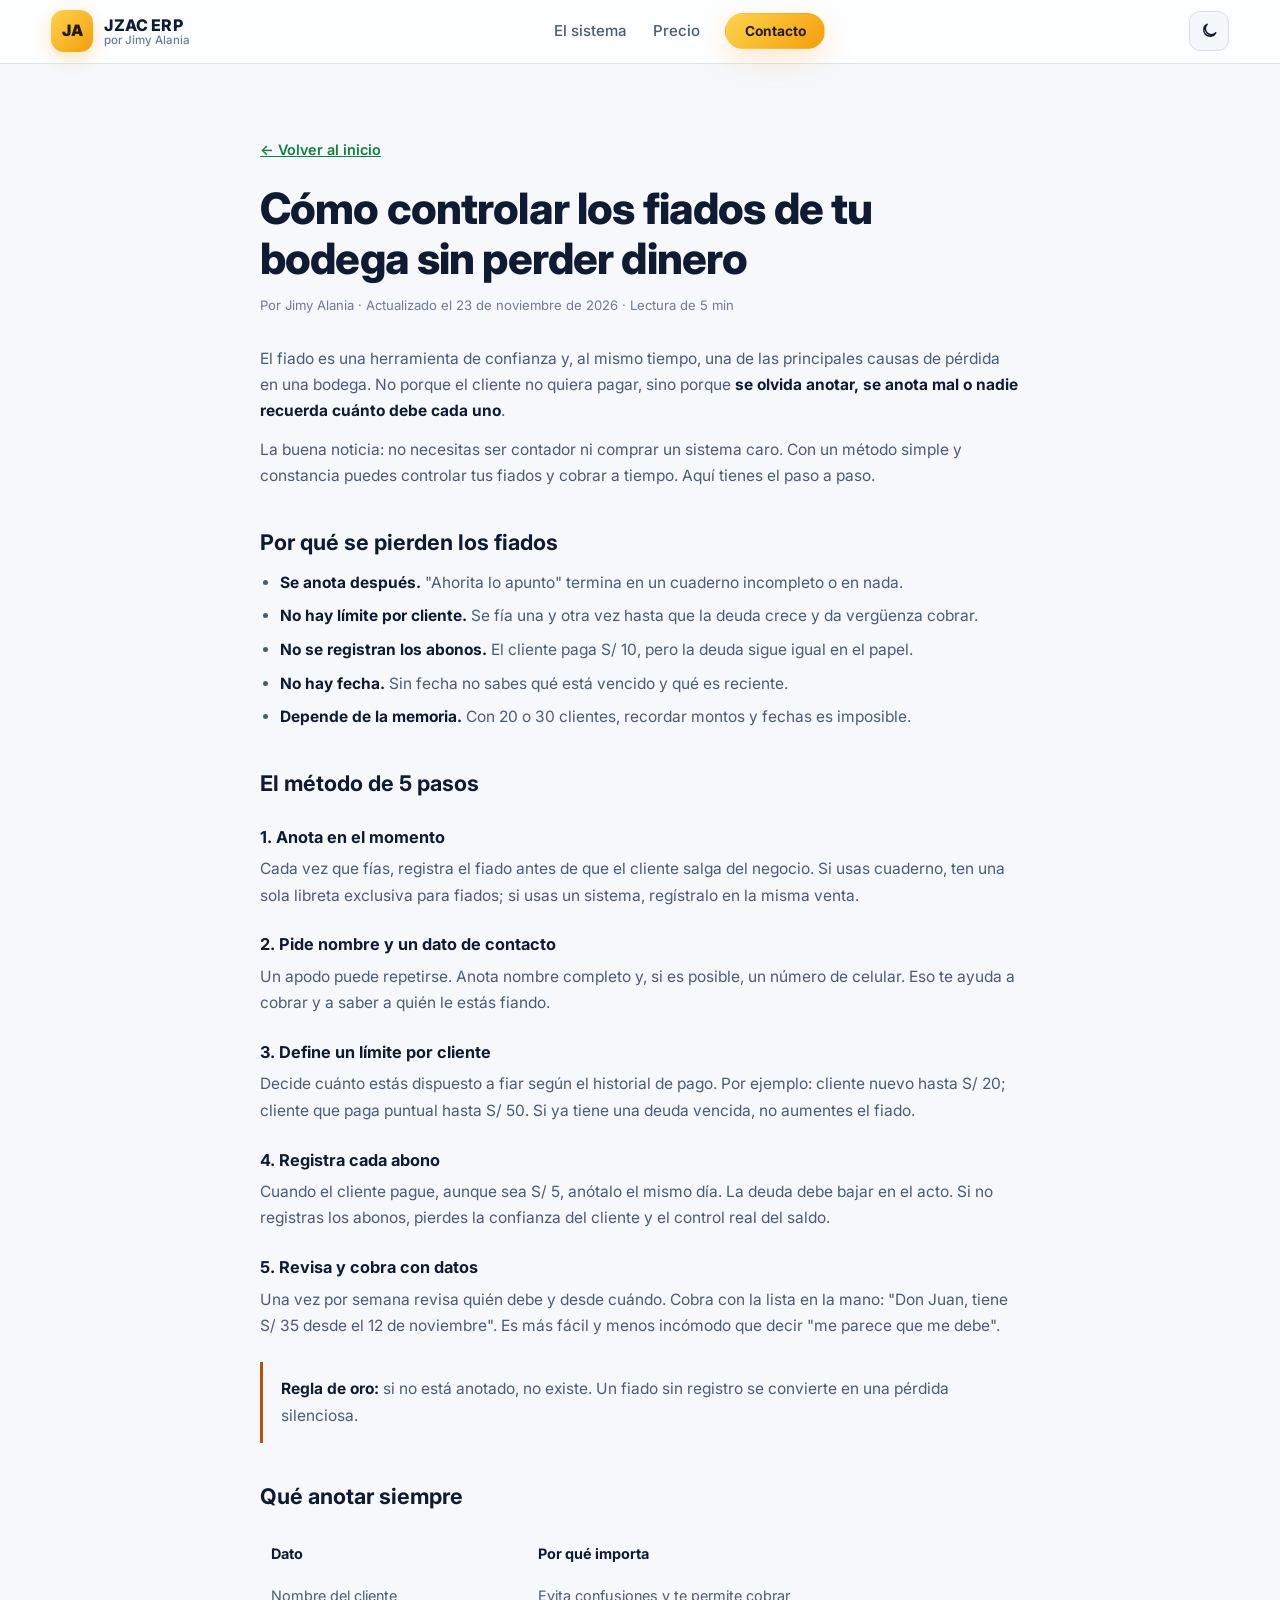
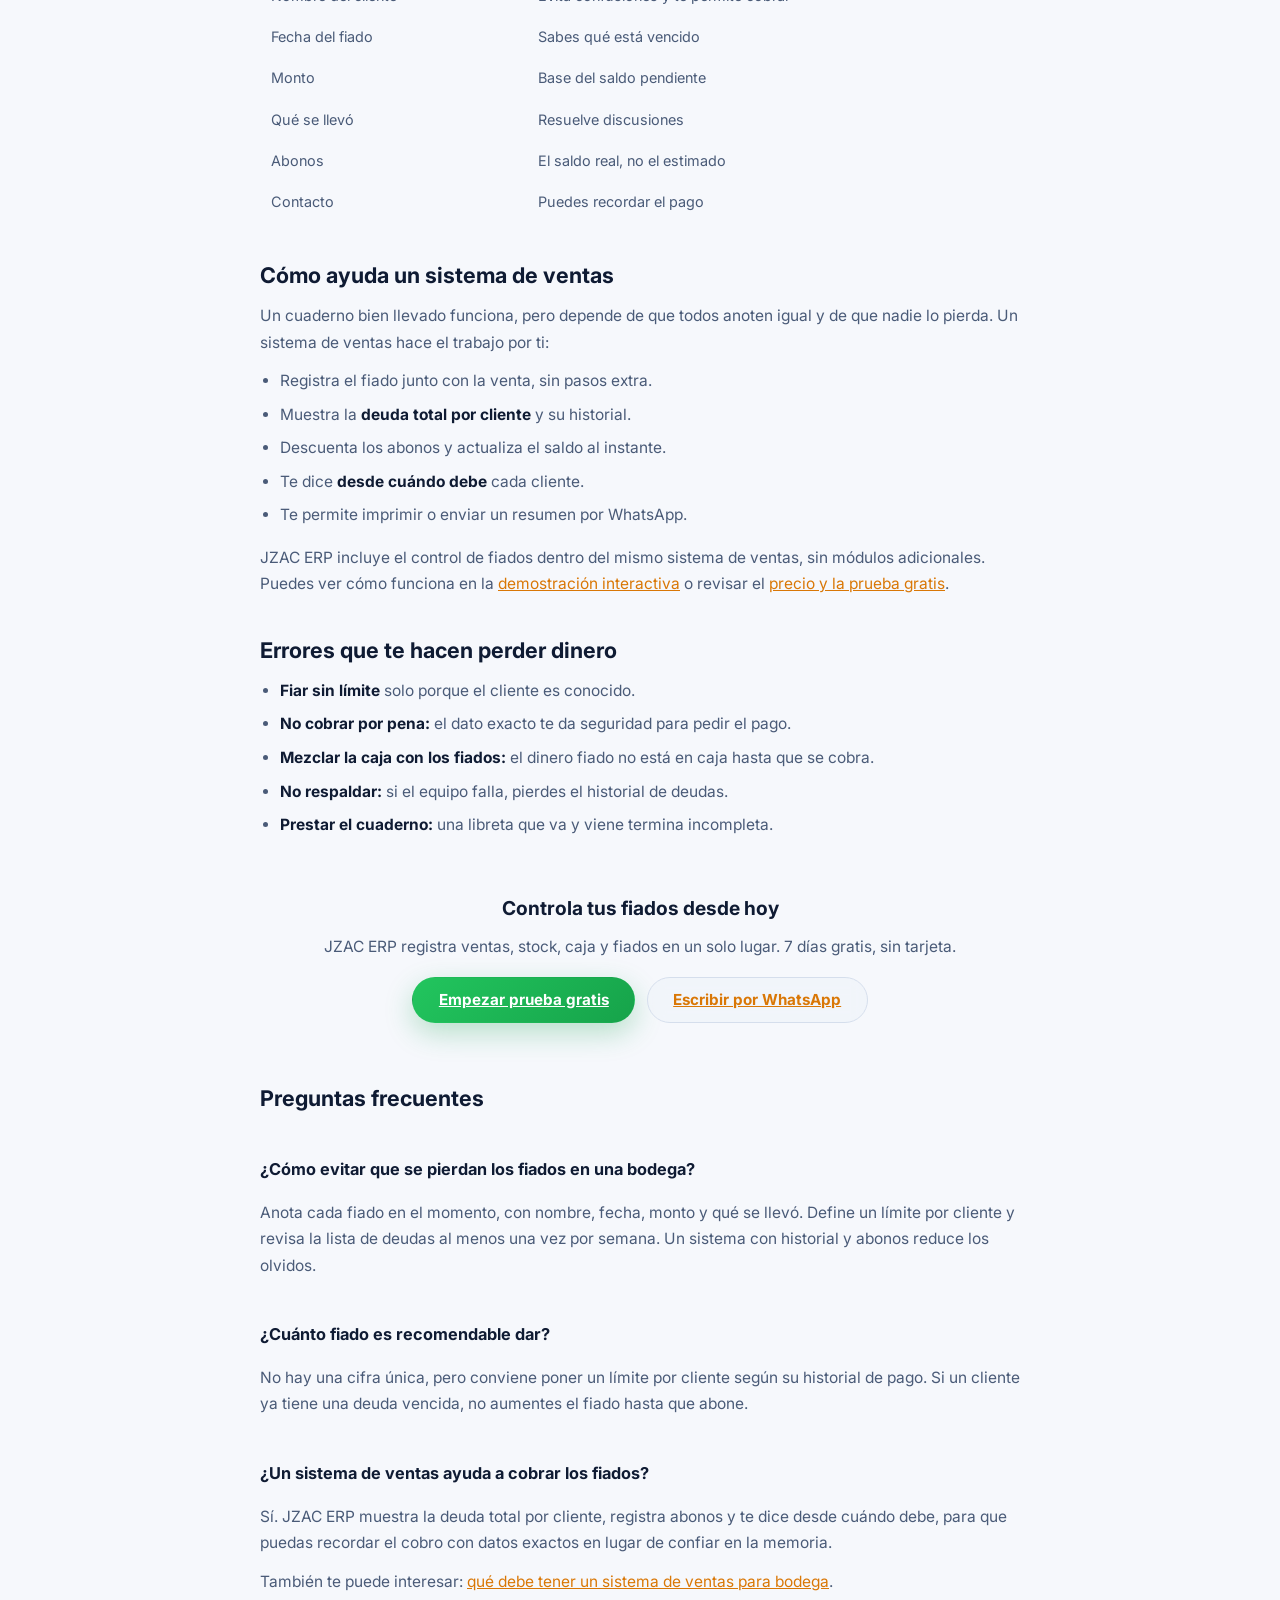
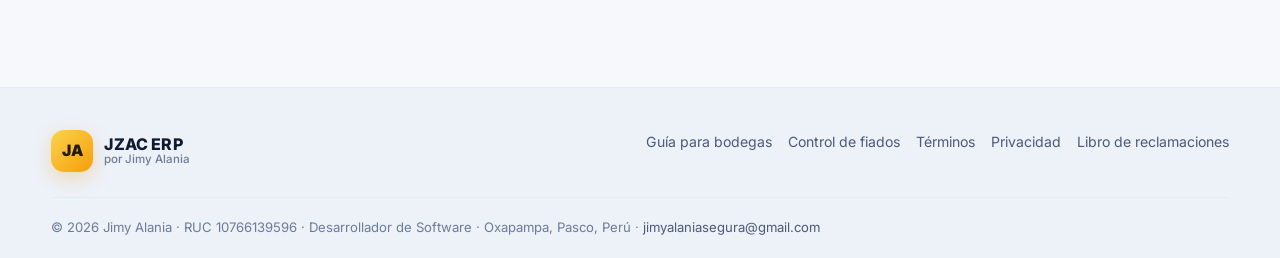
<file: control-de-fiados.html>
<!DOCTYPE html>
<html lang="es">
<head>
  <meta charset="UTF-8">
  <meta name="viewport" content="width=device-width, initial-scale=1.0">
  <meta name="theme-color" content="#0B1120">
  <title>Cómo controlar los fiados de tu bodega sin perder dinero | JZAC ERP</title>
  <meta name="description" content="Método práctico para controlar los fiados de tu bodega: qué anotar, cómo poner límites por cliente, cómo cobrar a tiempo y qué errores te hacen perder dinero.">
  <link rel="canonical" href="https://jzac-alania.github.io/control-de-fiados.html">
  <meta property="og:type" content="article">
  <meta property="og:title" content="Cómo controlar los fiados de tu bodega sin perder dinero">
  <meta property="og:description" content="Qué anotar, cómo poner límites y cómo cobrar a tiempo los fiados de tu bodega.">
  <meta property="og:url" content="https://jzac-alania.github.io/control-de-fiados.html">
  <meta property="og:image" content="https://jzac-alania.github.io/og-ja.png">
  <meta property="og:image:width" content="512">
  <meta property="og:image:height" content="512">
  <meta property="og:locale" content="es_PE">
  <meta name="twitter:card" content="summary_large_image">
  <meta name="twitter:title" content="Cómo controlar los fiados de tu bodega sin perder dinero">
  <meta name="twitter:description" content="Qué anotar, cómo poner límites y cómo cobrar a tiempo los fiados de tu bodega.">
  <meta name="twitter:image" content="https://jzac-alania.github.io/og-ja.png">
  <script>
    (function () {
      try {
        var t = localStorage.getItem("jzac_theme");
        if (t !== "light" && t !== "dark") {
          t = window.matchMedia && window.matchMedia("(prefers-color-scheme: light)").matches ? "light" : "dark";
        }
        document.documentElement.setAttribute("data-theme", t);
        var m = document.querySelector('meta[name="theme-color"]');
        if (m) m.setAttribute("content", t === "light" ? "#F6F8FC" : "#0B1120");
      } catch (e) {
        document.documentElement.setAttribute("data-theme", "dark");
      }
    })();
  </script>
  <link rel="icon" href="favicon.ico" sizes="48x48">
  <link rel="icon" type="image/png" href="favicon.png" sizes="256x256">
  <link rel="preconnect" href="https://fonts.googleapis.com">
  <link rel="preconnect" href="https://fonts.gstatic.com" crossorigin>
  <link href="https://fonts.googleapis.com/css2?family=Inter:wght@400;500;600;700;800&display=swap" rel="stylesheet">
  <link rel="stylesheet" href="styles.css">
  <style>
    .guia { padding: 4.5rem 0 5rem; }
    .guia .container-narrow { max-width: 760px; }
    .guia .back { display: inline-block; margin-bottom: 1.4rem; color: var(--verde-bright); font-weight: 600; font-size: 0.9rem; }
    .guia h1 { font-size: clamp(1.85rem, 4vw, 2.7rem); font-weight: 800; letter-spacing: -0.02em; line-height: 1.15; margin-bottom: 0.7rem; }
    .guia .meta { color: var(--muted-2); font-size: 0.82rem; margin-bottom: 1.8rem; }
    .guia h2 { font-size: 1.35rem; font-weight: 700; margin: 2.2rem 0 0.6rem; color: var(--text); }
    .guia h3 { font-size: 1.02rem; font-weight: 700; margin: 1.4rem 0 0.35rem; color: var(--text); }
    .guia p, .guia li { color: var(--text-muted); font-size: 0.97rem; line-height: 1.7; margin-bottom: 0.75rem; }
    .guia ul, .guia ol { padding-left: 1.25rem; margin-bottom: 1rem; }
    .guia li { margin-bottom: 0.45rem; }
    .guia a { color: var(--dorado-bright); text-decoration: underline; }
    .guia strong { color: var(--text); }
    .guia .nota { border-left: 3px solid var(--dorado); background: var(--superficie-2); padding: 0.9rem 1.1rem; border-radius: 0 10px 10px 0; margin: 1.4rem 0; }
    .guia .nota p { margin: 0; }
    .guia table { width: 100%; border-collapse: collapse; margin: 1.2rem 0 1.4rem; font-size: 0.9rem; }
    .guia th, .guia td { border: 1px solid var(--linea); padding: 0.55rem 0.7rem; text-align: left; color: var(--text-muted); }
    .guia th { background: var(--superficie-2); color: var(--text); font-weight: 700; }
    .guia .cta-box { background: var(--superficie-2); border: 1px solid var(--linea); border-radius: 16px; padding: 1.4rem 1.3rem; margin: 2rem 0 0; text-align: center; }
    .guia .cta-box h2 { margin-top: 0; font-size: 1.2rem; }
    .guia .cta-box p { margin-bottom: 1rem; }
    .guia .cta-box .btns { display: flex; gap: 0.7rem; justify-content: center; flex-wrap: wrap; }
    .guia .faq h3 { margin-top: 1.2rem; }
  </style>
  <script type="application/ld+json">
  {
    "@context": "https://schema.org",
    "@type": "Article",
    "headline": "Cómo controlar los fiados de tu bodega sin perder dinero",
    "description": "Método práctico para controlar los fiados de tu bodega: qué anotar, cómo poner límites por cliente, cómo cobrar a tiempo y qué errores te hacen perder dinero.",
    "image": "https://jzac-alania.github.io/og-ja.png",
    "datePublished": "2026-11-23",
    "dateModified": "2026-11-23",
    "inLanguage": "es-PE",
    "author": { "@type": "Person", "name": "Jimy Alania", "url": "https://jzac-alania.github.io/" },
    "publisher": { "@type": "Organization", "name": "JZAC ERP", "logo": { "@type": "ImageObject", "url": "https://jzac-alania.github.io/favicon.png" } },
    "mainEntityOfPage": "https://jzac-alania.github.io/control-de-fiados.html"
  }
  </script>
  <script type="application/ld+json">
  {
    "@context": "https://schema.org",
    "@type": "FAQPage",
    "mainEntity": [
      { "@type": "Question", "name": "¿Cómo evitar que se pierdan los fiados en una bodega?", "acceptedAnswer": { "@type": "Answer", "text": "Anota cada fiado en el momento, con nombre, fecha, monto y qué se llevó. Define un límite por cliente y revisa la lista de deudas al menos una vez por semana. Un sistema con historial y abonos reduce los olvidos." } },
      { "@type": "Question", "name": "¿Cuánto fiado es recomendable dar?", "acceptedAnswer": { "@type": "Answer", "text": "No hay una cifra única, pero conviene poner un límite por cliente según su historial de pago. Si un cliente ya tiene una deuda vencida, no aumentes el fiado hasta que abone." } },
      { "@type": "Question", "name": "¿Un sistema de ventas ayuda a cobrar los fiados?", "acceptedAnswer": { "@type": "Answer", "text": "Sí. JZAC ERP muestra la deuda total por cliente, registra abonos y te dice desde cuándo debe, para que puedas recordar el cobro con datos exactos en lugar de confiar en la memoria." } }
    ]
  }
  </script>
  <script type="application/ld+json">
  {
    "@context": "https://schema.org",
    "@type": "BreadcrumbList",
    "itemListElement": [
      { "@type": "ListItem", "position": 1, "name": "Inicio", "item": "https://jzac-alania.github.io/" },
      { "@type": "ListItem", "position": 2, "name": "Control de fiados", "item": "https://jzac-alania.github.io/control-de-fiados.html" }
    ]
  }
  </script>
</head>
<body>
  <header class="navbar">
    <div class="container nav-inner">
      <a href="index.html" class="brand">
        <span class="logo-mark">JA</span>
        <span class="brand-text"><b>JZAC ERP</b><small>por Jimy Alania</small></span>
      </a>
      <nav class="nav-links" id="nav-links" aria-label="Principal">
        <a href="index.html#sistema">El sistema</a>
        <a href="index.html#precio">Precio</a>
        <a href="index.html#contacto" class="btn btn-gold btn-small">Contacto</a>
      </nav>
      <div class="nav-actions">
        <button class="theme-toggle" id="theme-toggle" type="button" aria-label="Cambiar tema claro/oscuro" title="Cambiar tema">
          <svg class="icon-sun" viewBox="0 0 24 24" fill="none" stroke="currentColor" stroke-width="2" stroke-linecap="round" aria-hidden="true">
            <circle cx="12" cy="12" r="4"></circle>
            <path d="M12 2v2M12 20v2M4.93 4.93l1.41 1.41M17.66 17.66l1.41 1.41M2 12h2M20 12h2M4.93 19.07l1.41-1.41M17.66 6.34l1.41-1.41"></path>
          </svg>
          <svg class="icon-moon" viewBox="0 0 24 24" fill="none" stroke="currentColor" stroke-width="2" stroke-linecap="round" stroke-linejoin="round" aria-hidden="true">
            <path d="M21 14.5A8.5 8.5 0 1 1 9.5 3a6.5 6.5 0 0 0 11.5 11.5z"></path>
          </svg>
        </button>
        <button class="nav-toggle" id="nav-toggle" aria-label="Abrir menú" aria-expanded="false">
          <span></span><span></span><span></span>
        </button>
      </div>
    </div>
  </header>

  <main class="guia">
    <article class="container container-narrow">
      <a class="back" href="index.html">← Volver al inicio</a>
      <h1>Cómo controlar los fiados de tu bodega sin perder dinero</h1>
      <p class="meta">Por Jimy Alania · Actualizado el 23 de noviembre de 2026 · Lectura de 5 min</p>

      <p>El fiado es una herramienta de confianza y, al mismo tiempo, una de las principales causas de pérdida en una bodega. No porque el cliente no quiera pagar, sino porque <strong>se olvida anotar, se anota mal o nadie recuerda cuánto debe cada uno</strong>.</p>

      <p>La buena noticia: no necesitas ser contador ni comprar un sistema caro. Con un método simple y constancia puedes controlar tus fiados y cobrar a tiempo. Aquí tienes el paso a paso.</p>

      <h2>Por qué se pierden los fiados</h2>
      <ul>
        <li><strong>Se anota después.</strong> "Ahorita lo apunto" termina en un cuaderno incompleto o en nada.</li>
        <li><strong>No hay límite por cliente.</strong> Se fía una y otra vez hasta que la deuda crece y da vergüenza cobrar.</li>
        <li><strong>No se registran los abonos.</strong> El cliente paga S/ 10, pero la deuda sigue igual en el papel.</li>
        <li><strong>No hay fecha.</strong> Sin fecha no sabes qué está vencido y qué es reciente.</li>
        <li><strong>Depende de la memoria.</strong> Con 20 o 30 clientes, recordar montos y fechas es imposible.</li>
      </ul>

      <h2>El método de 5 pasos</h2>

      <h3>1. Anota en el momento</h3>
      <p>Cada vez que fías, registra el fiado antes de que el cliente salga del negocio. Si usas cuaderno, ten una sola libreta exclusiva para fiados; si usas un sistema, regístralo en la misma venta.</p>

      <h3>2. Pide nombre y un dato de contacto</h3>
      <p>Un apodo puede repetirse. Anota nombre completo y, si es posible, un número de celular. Eso te ayuda a cobrar y a saber a quién le estás fiando.</p>

      <h3>3. Define un límite por cliente</h3>
      <p>Decide cuánto estás dispuesto a fiar según el historial de pago. Por ejemplo: cliente nuevo hasta S/ 20; cliente que paga puntual hasta S/ 50. Si ya tiene una deuda vencida, no aumentes el fiado.</p>

      <h3>4. Registra cada abono</h3>
      <p>Cuando el cliente pague, aunque sea S/ 5, anótalo el mismo día. La deuda debe bajar en el acto. Si no registras los abonos, pierdes la confianza del cliente y el control real del saldo.</p>

      <h3>5. Revisa y cobra con datos</h3>
      <p>Una vez por semana revisa quién debe y desde cuándo. Cobra con la lista en la mano: "Don Juan, tiene S/ 35 desde el 12 de noviembre". Es más fácil y menos incómodo que decir "me parece que me debe".</p>

      <div class="nota">
        <p><strong>Regla de oro:</strong> si no está anotado, no existe. Un fiado sin registro se convierte en una pérdida silenciosa.</p>
      </div>

      <h2>Qué anotar siempre</h2>
      <table>
        <thead>
          <tr><th>Dato</th><th>Por qué importa</th></tr>
        </thead>
        <tbody>
          <tr><td>Nombre del cliente</td><td>Evita confusiones y te permite cobrar</td></tr>
          <tr><td>Fecha del fiado</td><td>Sabes qué está vencido</td></tr>
          <tr><td>Monto</td><td>Base del saldo pendiente</td></tr>
          <tr><td>Qué se llevó</td><td>Resuelve discusiones</td></tr>
          <tr><td>Abonos</td><td>El saldo real, no el estimado</td></tr>
          <tr><td>Contacto</td><td>Puedes recordar el pago</td></tr>
        </tbody>
      </table>

      <h2>Cómo ayuda un sistema de ventas</h2>
      <p>Un cuaderno bien llevado funciona, pero depende de que todos anoten igual y de que nadie lo pierda. Un sistema de ventas hace el trabajo por ti:</p>
      <ul>
        <li>Registra el fiado junto con la venta, sin pasos extra.</li>
        <li>Muestra la <strong>deuda total por cliente</strong> y su historial.</li>
        <li>Descuenta los abonos y actualiza el saldo al instante.</li>
        <li>Te dice <strong>desde cuándo debe</strong> cada cliente.</li>
        <li>Te permite imprimir o enviar un resumen por WhatsApp.</li>
      </ul>
      <p>JZAC ERP incluye el control de fiados dentro del mismo sistema de ventas, sin módulos adicionales. Puedes ver cómo funciona en la <a href="index.html#demo">demostración interactiva</a> o revisar el <a href="index.html#precio">precio y la prueba gratis</a>.</p>

      <h2>Errores que te hacen perder dinero</h2>
      <ul>
        <li><strong>Fiar sin límite</strong> solo porque el cliente es conocido.</li>
        <li><strong>No cobrar por pena:</strong> el dato exacto te da seguridad para pedir el pago.</li>
        <li><strong>Mezclar la caja con los fiados:</strong> el dinero fiado no está en caja hasta que se cobra.</li>
        <li><strong>No respaldar:</strong> si el equipo falla, pierdes el historial de deudas.</li>
        <li><strong>Prestar el cuaderno:</strong> una libreta que va y viene termina incompleta.</li>
      </ul>

      <div class="cta-box">
        <h2>Controla tus fiados desde hoy</h2>
        <p>JZAC ERP registra ventas, stock, caja y fiados en un solo lugar. 7 días gratis, sin tarjeta.</p>
        <div class="btns">
          <a class="btn btn-green" href="index.html#precio">Empezar prueba gratis</a>
          <a class="btn btn-ghost" href="https://wa.me/51929068219?text=Hola%20Jimy%20%F0%9F%91%8B%20quiero%20controlar%20los%20fiados%20de%20mi%20bodega" target="_blank" rel="noopener">Escribir por WhatsApp</a>
        </div>
      </div>

      <section class="faq">
        <h2>Preguntas frecuentes</h2>
        <h3>¿Cómo evitar que se pierdan los fiados en una bodega?</h3>
        <p>Anota cada fiado en el momento, con nombre, fecha, monto y qué se llevó. Define un límite por cliente y revisa la lista de deudas al menos una vez por semana. Un sistema con historial y abonos reduce los olvidos.</p>
        <h3>¿Cuánto fiado es recomendable dar?</h3>
        <p>No hay una cifra única, pero conviene poner un límite por cliente según su historial de pago. Si un cliente ya tiene una deuda vencida, no aumentes el fiado hasta que abone.</p>
        <h3>¿Un sistema de ventas ayuda a cobrar los fiados?</h3>
        <p>Sí. JZAC ERP muestra la deuda total por cliente, registra abonos y te dice desde cuándo debe, para que puedas recordar el cobro con datos exactos en lugar de confiar en la memoria.</p>
      </section>

      <p>También te puede interesar: <a href="sistema-ventas-bodega.html">qué debe tener un sistema de ventas para bodega</a>.</p>
    </article>
  </main>

  <footer class="footer">
    <div class="container footer-inner">
      <div class="footer-brand">
        <a href="index.html" class="brand">
          <span class="logo-mark">JA</span>
          <span class="brand-text"><b>JZAC ERP</b><small>por Jimy Alania</small></span>
        </a>
      </div>
      <div class="footer-legal">
        <a href="sistema-ventas-bodega.html">Guía para bodegas</a>
        <a href="control-de-fiados.html">Control de fiados</a>
        <a href="terminos.html">Términos</a>
        <a href="privacidad.html">Privacidad</a>
        <a href="libro-reclamaciones.html">Libro de reclamaciones</a>
      </div>
    </div>
    <div class="container footer-bottom">
      <p>&copy; <span id="year">2026</span> Jimy Alania · RUC 10766139596 · Desarrollador de Software · Oxapampa, Pasco, Perú · <a href="mailto:jimyalaniasegura@gmail.com">jimyalaniasegura@gmail.com</a></p>
    </div>
  </footer>
  <script>var y=document.getElementById('year');if(y)y.textContent=new Date().getFullYear();</script>
  <script src="tema.js"></script>
</body>
</html>
</file>
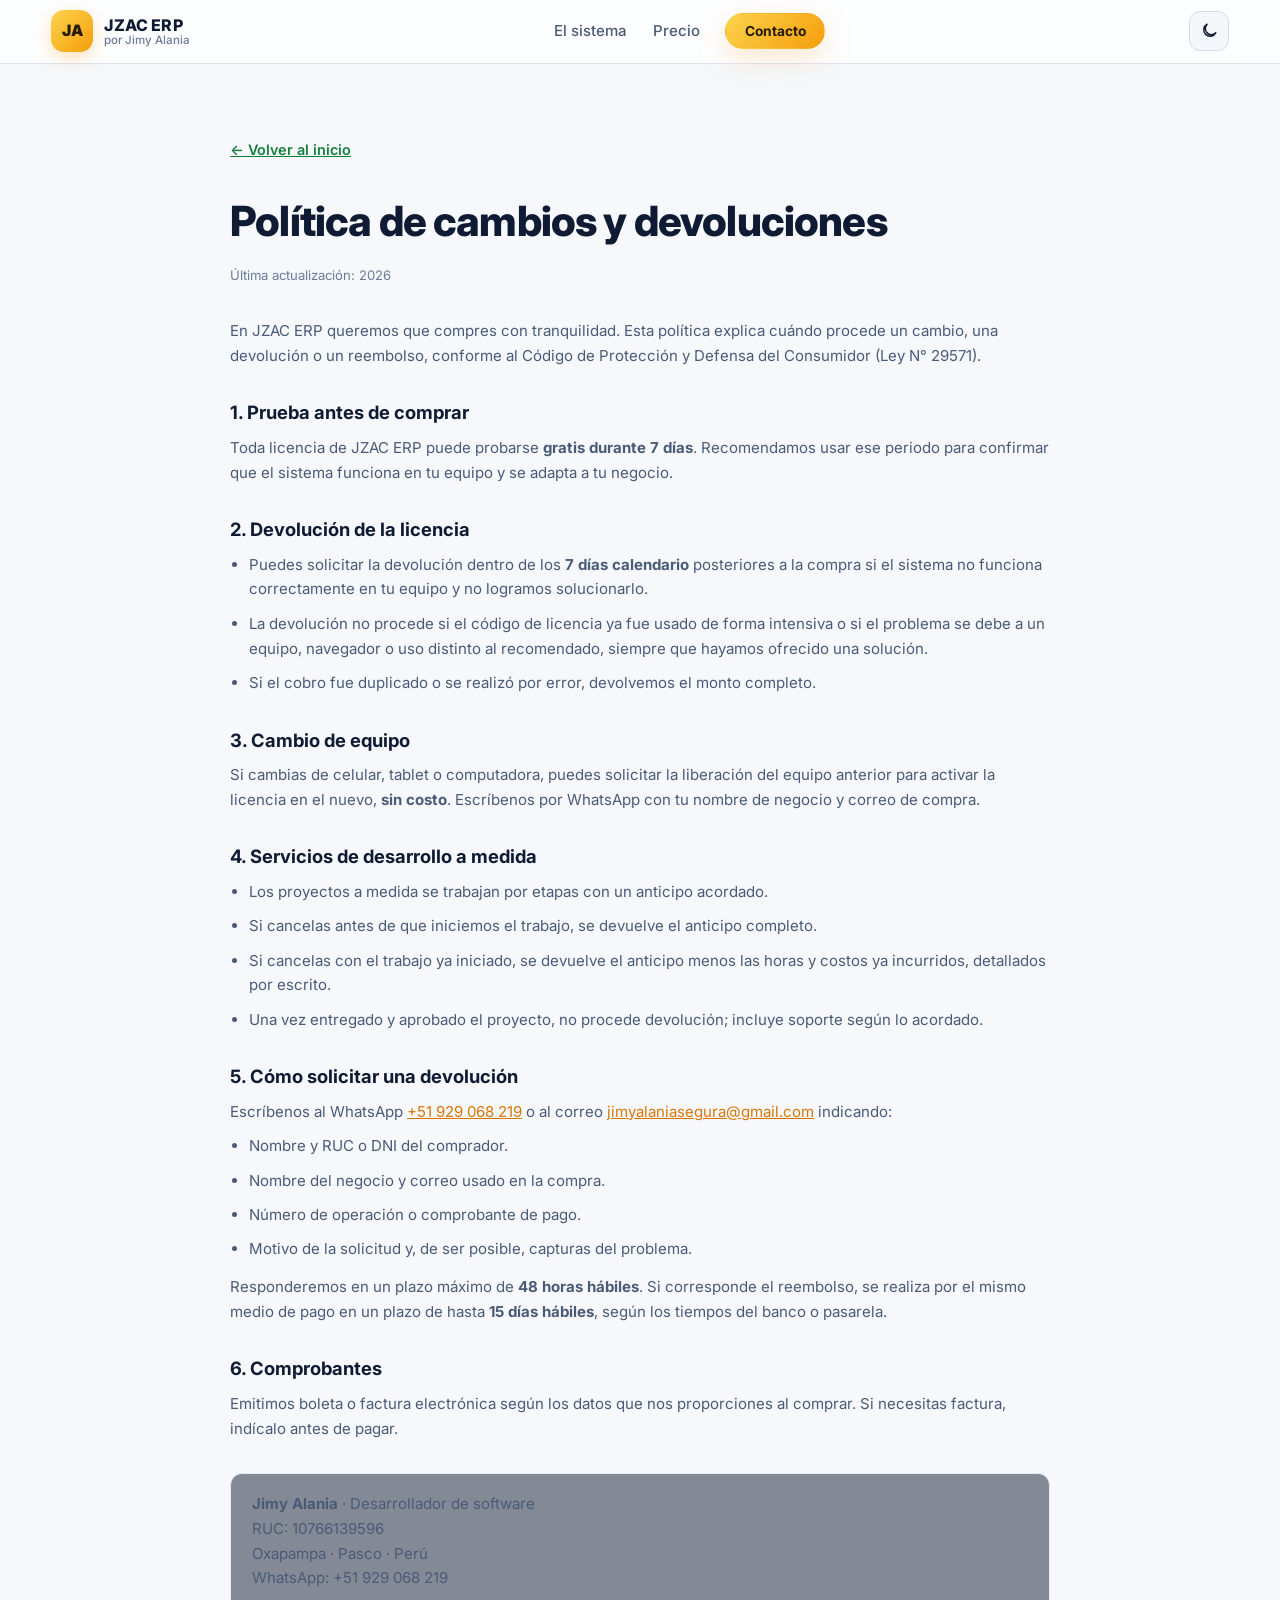
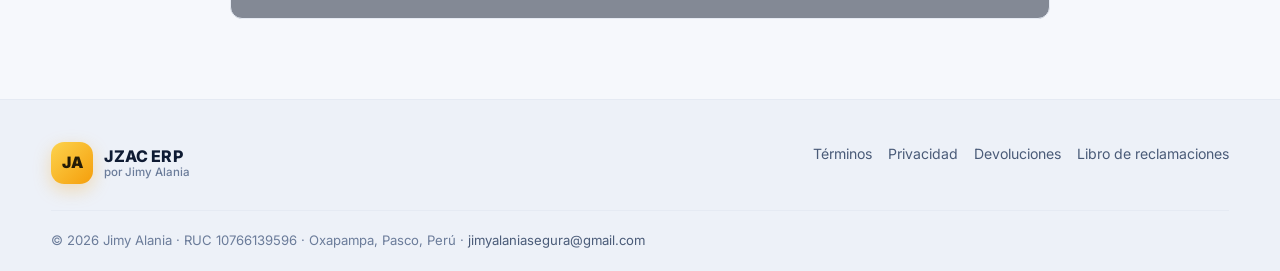
<file: devoluciones.html>
<!DOCTYPE html>
<html lang="es">
<head>
  <meta charset="UTF-8">
  <meta name="viewport" content="width=device-width, initial-scale=1.0">
  <meta name="theme-color" content="#0B1120">
  <title>Política de cambios y devoluciones | JZAC ERP</title>
  <meta name="description" content="Política de cambios, devoluciones y reembolsos de JZAC ERP.">
  <link rel="canonical" href="https://jzac-alania.github.io/devoluciones.html">
  <script>
    (function () {
      try {
        var t = localStorage.getItem("jzac_theme");
        if (t !== "light" && t !== "dark") {
          t = window.matchMedia && window.matchMedia("(prefers-color-scheme: light)").matches ? "light" : "dark";
        }
        document.documentElement.setAttribute("data-theme", t);
        var m = document.querySelector('meta[name="theme-color"]');
        if (m) m.setAttribute("content", t === "light" ? "#F6F8FC" : "#0B1120");
      } catch (e) {
        document.documentElement.setAttribute("data-theme", "dark");
      }
    })();
  </script>
  <link rel="icon" href="favicon.ico" sizes="48x48">
  <link rel="icon" type="image/png" href="favicon.png" sizes="256x256">
  <link rel="preconnect" href="https://fonts.googleapis.com">
  <link rel="preconnect" href="https://fonts.gstatic.com" crossorigin>
  <link href="https://fonts.googleapis.com/css2?family=Inter:wght@400;500;600;700;800&display=swap" rel="stylesheet">
  <link rel="stylesheet" href="styles.css">
  <style>
    .legal { padding: 4.5rem 0 5rem; }
    .legal h1 { font-size: clamp(1.8rem, 4vw, 2.6rem); font-weight: 800; letter-spacing: -0.02em; margin-bottom: 0.6rem; }
    .legal .updated { color: var(--muted-2); font-size: 0.82rem; margin-bottom: 2rem; }
    .legal h2 { font-size: 1.15rem; font-weight: 700; margin: 1.8rem 0 0.5rem; color: var(--text); }
    .legal p, .legal li { color: var(--text-muted); font-size: 0.94rem; margin-bottom: 0.6rem; }
    .legal ul { padding-left: 1.2rem; margin-bottom: 0.8rem; }
    .legal a { color: var(--dorado-bright); text-decoration: underline; }
    .legal .back { display: inline-block; margin-bottom: 1.6rem; color: var(--verde-bright); font-weight: 600; font-size: 0.9rem; }
    .legal .datos { margin-top: 2rem; padding: 1.1rem 1.3rem; border: 1px solid var(--border-soft); border-radius: 12px; background: rgba(19, 28, 49, 0.5); }
  </style>
</head>
<body>
  <header class="navbar">
    <div class="container nav-inner">
      <a href="index.html" class="brand">
        <span class="logo-mark">JA</span>
        <span class="brand-text"><b>JZAC ERP</b><small>por Jimy Alania</small></span>
      </a>
      <nav class="nav-links" id="nav-links" aria-label="Principal">
        <a href="index.html#sistema">El sistema</a>
        <a href="index.html#precio">Precio</a>
        <a href="index.html#contacto" class="btn btn-gold btn-small">Contacto</a>
      </nav>
      <div class="nav-actions">
        <button class="theme-toggle" id="theme-toggle" type="button" aria-label="Cambiar tema claro/oscuro" title="Cambiar tema">
          <svg class="icon-sun" viewBox="0 0 24 24" fill="none" stroke="currentColor" stroke-width="2" stroke-linecap="round" aria-hidden="true">
            <circle cx="12" cy="12" r="4"></circle>
            <path d="M12 2v2M12 20v2M4.93 4.93l1.41 1.41M17.66 17.66l1.41 1.41M2 12h2M20 12h2M4.93 19.07l1.41-1.41M17.66 6.34l1.41-1.41"></path>
          </svg>
          <svg class="icon-moon" viewBox="0 0 24 24" fill="none" stroke="currentColor" stroke-width="2" stroke-linecap="round" stroke-linejoin="round" aria-hidden="true">
            <path d="M21 14.5A8.5 8.5 0 1 1 9.5 3a6.5 6.5 0 0 0 11.5 11.5z"></path>
          </svg>
        </button>
        <button class="nav-toggle" id="nav-toggle" aria-label="Abrir menú" aria-expanded="false">
          <span></span><span></span><span></span>
        </button>
      </div>
    </div>
  </header>

  <main class="legal">
    <div class="container container-narrow">
      <a class="back" href="index.html">← Volver al inicio</a>
      <h1>Política de cambios y devoluciones</h1>
      <p class="updated">Última actualización: 2026</p>

      <p>En JZAC ERP queremos que compres con tranquilidad. Esta política explica cuándo procede un cambio, una devolución o un reembolso, conforme al Código de Protección y Defensa del Consumidor (Ley N° 29571).</p>

      <h2>1. Prueba antes de comprar</h2>
      <p>Toda licencia de JZAC ERP puede probarse <b>gratis durante 7 días</b>. Recomendamos usar ese periodo para confirmar que el sistema funciona en tu equipo y se adapta a tu negocio.</p>

      <h2>2. Devolución de la licencia</h2>
      <ul>
        <li>Puedes solicitar la devolución dentro de los <b>7 días calendario</b> posteriores a la compra si el sistema no funciona correctamente en tu equipo y no logramos solucionarlo.</li>
        <li>La devolución no procede si el código de licencia ya fue usado de forma intensiva o si el problema se debe a un equipo, navegador o uso distinto al recomendado, siempre que hayamos ofrecido una solución.</li>
        <li>Si el cobro fue duplicado o se realizó por error, devolvemos el monto completo.</li>
      </ul>

      <h2>3. Cambio de equipo</h2>
      <p>Si cambias de celular, tablet o computadora, puedes solicitar la liberación del equipo anterior para activar la licencia en el nuevo, <b>sin costo</b>. Escríbenos por WhatsApp con tu nombre de negocio y correo de compra.</p>

      <h2>4. Servicios de desarrollo a medida</h2>
      <ul>
        <li>Los proyectos a medida se trabajan por etapas con un anticipo acordado.</li>
        <li>Si cancelas antes de que iniciemos el trabajo, se devuelve el anticipo completo.</li>
        <li>Si cancelas con el trabajo ya iniciado, se devuelve el anticipo menos las horas y costos ya incurridos, detallados por escrito.</li>
        <li>Una vez entregado y aprobado el proyecto, no procede devolución; incluye soporte según lo acordado.</li>
      </ul>

      <h2>5. Cómo solicitar una devolución</h2>
      <p>Escríbenos al WhatsApp <a href="https://wa.me/51929068219" target="_blank" rel="noopener">+51 929 068 219</a> o al correo <a href="mailto:jimyalaniasegura@gmail.com">jimyalaniasegura@gmail.com</a> indicando:</p>
      <ul>
        <li>Nombre y RUC o DNI del comprador.</li>
        <li>Nombre del negocio y correo usado en la compra.</li>
        <li>Número de operación o comprobante de pago.</li>
        <li>Motivo de la solicitud y, de ser posible, capturas del problema.</li>
      </ul>
      <p>Responderemos en un plazo máximo de <b>48 horas hábiles</b>. Si corresponde el reembolso, se realiza por el mismo medio de pago en un plazo de hasta <b>15 días hábiles</b>, según los tiempos del banco o pasarela.</p>

      <h2>6. Comprobantes</h2>
      <p>Emitimos boleta o factura electrónica según los datos que nos proporciones al comprar. Si necesitas factura, indícalo antes de pagar.</p>

      <div class="datos">
        <p><b>Jimy Alania</b> · Desarrollador de software<br>
        RUC: 10766139596<br>
        Oxapampa · Pasco · Perú<br>
        WhatsApp: +51 929 068 219</p>
      </div>
    </div>
  </main>

  <footer class="footer">
    <div class="container footer-inner">
      <div class="footer-brand">
        <a href="index.html" class="brand">
          <span class="logo-mark">JA</span>
          <span class="brand-text"><b>JZAC ERP</b><small>por Jimy Alania</small></span>
        </a>
      </div>
      <div class="footer-legal">
        <a href="terminos.html">Términos</a>
        <a href="privacidad.html">Privacidad</a>
        <a href="devoluciones.html">Devoluciones</a>
        <a href="libro-reclamaciones.html">Libro de reclamaciones</a>
      </div>
    </div>
    <div class="container footer-bottom">
      <p>&copy; <span id="year">2026</span> Jimy Alania · RUC 10766139596 · Oxapampa, Pasco, Perú · <a href="mailto:jimyalaniasegura@gmail.com">jimyalaniasegura@gmail.com</a></p>
    </div>
  </footer>
  <script>var y=document.getElementById('year');if(y)y.textContent=new Date().getFullYear();</script>
  <script src="tema.js"></script>
</body>
</html>
</file>
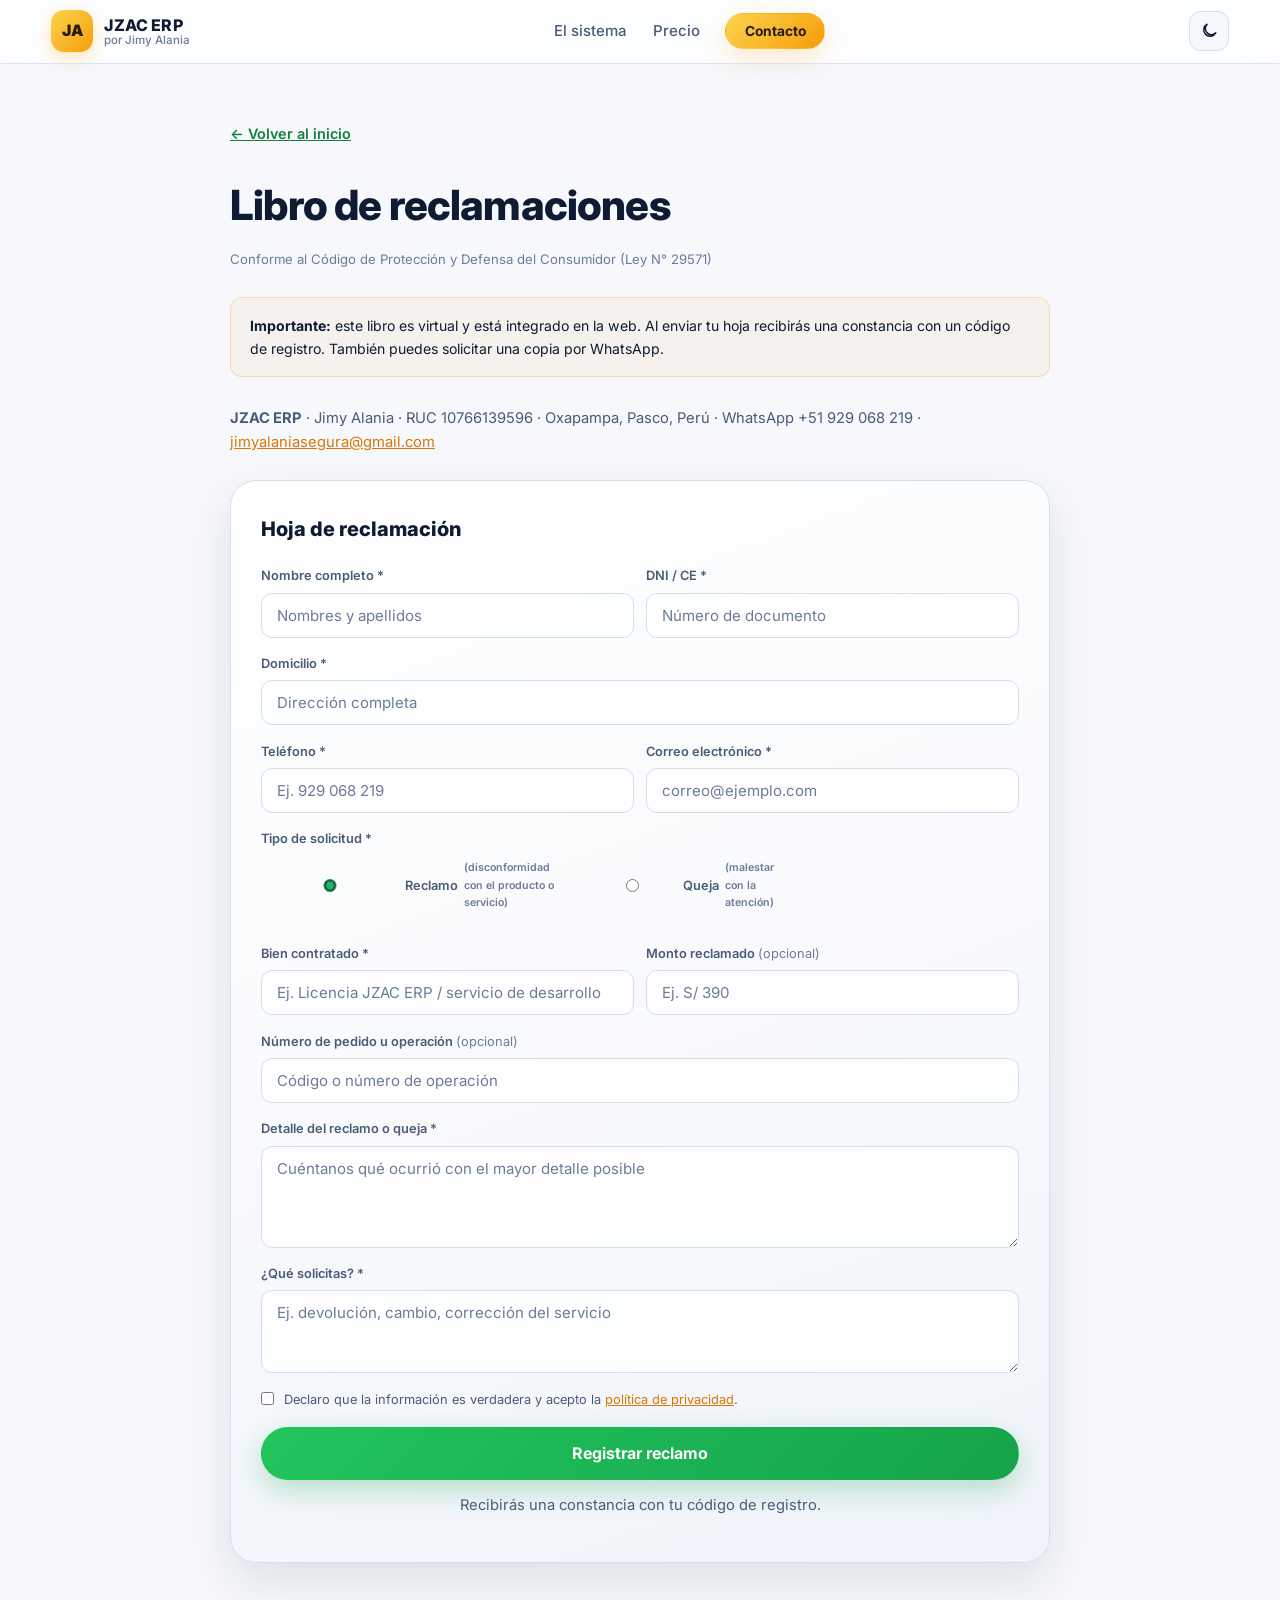
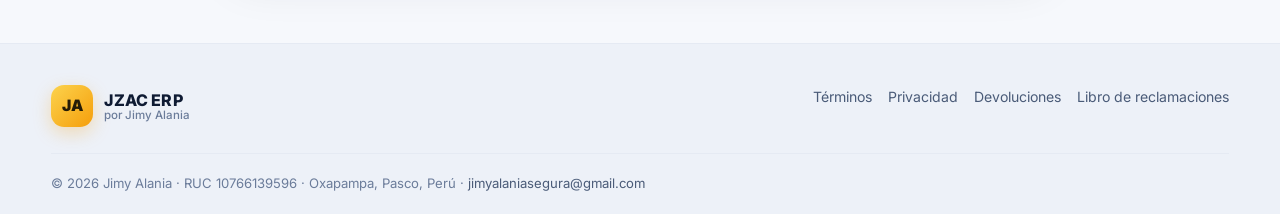
<file: libro-reclamaciones.html>
<!DOCTYPE html>
<html lang="es">
<head>
  <meta charset="UTF-8">
  <meta name="viewport" content="width=device-width, initial-scale=1.0">
  <meta name="theme-color" content="#0B1120">
  <title>Libro de reclamaciones | JZAC ERP</title>
  <meta name="description" content="Libro de reclamaciones virtual de JZAC ERP conforme al Código de Protección y Defensa del Consumidor.">
  <link rel="canonical" href="https://jzac-alania.github.io/libro-reclamaciones.html">
  <script>
    (function () {
      try {
        var t = localStorage.getItem("jzac_theme");
        if (t !== "light" && t !== "dark") {
          t = window.matchMedia && window.matchMedia("(prefers-color-scheme: light)").matches ? "light" : "dark";
        }
        document.documentElement.setAttribute("data-theme", t);
        var m = document.querySelector('meta[name="theme-color"]');
        if (m) m.setAttribute("content", t === "light" ? "#F6F8FC" : "#0B1120");
      } catch (e) {
        document.documentElement.setAttribute("data-theme", "dark");
      }
    })();
  </script>
  <link rel="icon" href="favicon.ico" sizes="48x48">
  <link rel="icon" type="image/png" href="favicon.png" sizes="256x256">
  <link rel="preconnect" href="https://fonts.googleapis.com">
  <link rel="preconnect" href="https://fonts.gstatic.com" crossorigin>
  <link href="https://fonts.googleapis.com/css2?family=Inter:wght@400;500;600;700;800&display=swap" rel="stylesheet">
  <link rel="stylesheet" href="styles.css">
  <style>
    .legal { padding: 3.5rem 0 5rem; }
    .legal h1 { font-size: clamp(1.8rem, 4vw, 2.6rem); font-weight: 800; letter-spacing: -0.02em; margin-bottom: 0.6rem; }
    .legal .updated { color: var(--muted-2); font-size: 0.82rem; margin-bottom: 1.6rem; }
    .legal p { color: var(--text-muted); font-size: 0.92rem; margin-bottom: 0.8rem; }
    .legal a { color: var(--dorado-bright); text-decoration: underline; }
    .legal .back { display: inline-block; margin-bottom: 1.6rem; color: var(--verde-bright); font-weight: 600; font-size: 0.9rem; }
    .lr-aviso {
      border: 1px solid rgba(240, 176, 82, 0.35); background: rgba(240, 176, 82, 0.08);
      border-radius: 12px; padding: 1rem 1.2rem; margin-bottom: 1.8rem;
    }
    .lr-aviso p { margin: 0; color: var(--text); font-size: 0.88rem; }
    .lr-tipos { display: flex; gap: 1.4rem; flex-wrap: wrap; margin: 0.2rem 0 1rem; font-size: 0.86rem; color: var(--text-muted); }
    .lr-tipos label { display: flex; align-items: center; gap: 0.4rem; }
    .lr-tipos input { accent-color: var(--verde); }
    .lr-tipos small { color: var(--muted-2); }
    .constancia {
      display: none; margin-top: 2rem; padding: 1.6rem 1.5rem; border-radius: var(--radius);
      border: 1px solid rgba(34, 197, 94, 0.45); background: rgba(34, 197, 94, 0.07);
    }
    .constancia.show { display: block; }
    .constancia h2 { font-size: 1.2rem; font-weight: 800; margin-bottom: 0.4rem; color: var(--verde-bright); }
    .constancia .codigo { font-family: ui-monospace, monospace; font-size: 0.95rem; color: var(--text); background: rgba(8, 13, 24, 0.6); border: 1px solid var(--border-soft); border-radius: 8px; padding: 0.4rem 0.7rem; display: inline-block; margin: 0.4rem 0 1rem; }
    .constancia dl { display: grid; grid-template-columns: 170px 1fr; gap: 0.45rem 0.8rem; font-size: 0.86rem; }
    .constancia dt { color: var(--muted-2); }
    .constancia dd { color: var(--text); margin: 0; white-space: pre-wrap; }
    .constancia .acciones { display: flex; gap: 0.7rem; flex-wrap: wrap; margin-top: 1.3rem; }
    .constancia .nota { font-size: 0.78rem; color: var(--muted-2); margin-top: 0.9rem; }
    @media (max-width: 560px) {
      .constancia dl { grid-template-columns: 1fr; gap: 0.15rem; }
      .constancia dd { margin-bottom: 0.6rem; }
    }
    @media print {
      .navbar, .footer, .legal .back, form, .lr-aviso, .legal > .container > h1, .legal .updated, .legal > .container > p, .constancia .acciones, .constancia .nota { display: none !important; }
      body { background: #fff; }
      .constancia { display: block !important; border: 1px solid #999; background: #fff; color: #111; margin: 0; }
      .constancia h2, .constancia dd, .constancia .codigo { color: #111; }
      .constancia dt { color: #555; }
    }
  </style>
</head>
<body>
  <header class="navbar">
    <div class="container nav-inner">
      <a href="index.html" class="brand">
        <span class="logo-mark">JA</span>
        <span class="brand-text"><b>JZAC ERP</b><small>por Jimy Alania</small></span>
      </a>
      <nav class="nav-links" id="nav-links" aria-label="Principal">
        <a href="index.html#sistema">El sistema</a>
        <a href="index.html#precio">Precio</a>
        <a href="index.html#contacto" class="btn btn-gold btn-small">Contacto</a>
      </nav>
      <div class="nav-actions">
        <button class="theme-toggle" id="theme-toggle" type="button" aria-label="Cambiar tema claro/oscuro" title="Cambiar tema">
          <svg class="icon-sun" viewBox="0 0 24 24" fill="none" stroke="currentColor" stroke-width="2" stroke-linecap="round" aria-hidden="true">
            <circle cx="12" cy="12" r="4"></circle>
            <path d="M12 2v2M12 20v2M4.93 4.93l1.41 1.41M17.66 17.66l1.41 1.41M2 12h2M20 12h2M4.93 19.07l1.41-1.41M17.66 6.34l1.41-1.41"></path>
          </svg>
          <svg class="icon-moon" viewBox="0 0 24 24" fill="none" stroke="currentColor" stroke-width="2" stroke-linecap="round" stroke-linejoin="round" aria-hidden="true">
            <path d="M21 14.5A8.5 8.5 0 1 1 9.5 3a6.5 6.5 0 0 0 11.5 11.5z"></path>
          </svg>
        </button>
        <button class="nav-toggle" id="nav-toggle" aria-label="Abrir menú" aria-expanded="false">
          <span></span><span></span><span></span>
        </button>
      </div>
    </div>
  </header>

  <main class="legal">
    <div class="container container-narrow">
      <a class="back" href="index.html">← Volver al inicio</a>
      <h1>Libro de reclamaciones</h1>
      <p class="updated">Conforme al Código de Protección y Defensa del Consumidor (Ley N° 29571)</p>

      <div class="lr-aviso">
        <p><b>Importante:</b> este libro es virtual y está integrado en la web. Al enviar tu hoja recibirás una constancia con un código de registro. También puedes solicitar una copia por WhatsApp.</p>
      </div>

      <p><b>JZAC ERP</b> · Jimy Alania · RUC 10766139596 · Oxapampa, Pasco, Perú · WhatsApp +51 929 068 219 · <a href="mailto:jimyalaniasegura@gmail.com">jimyalaniasegura@gmail.com</a></p>

      <form class="contact-form" id="form-reclamo" novalidate style="margin-top:1.6rem">
        <h3>Hoja de reclamación</h3>

        <div class="field-row">
          <div class="field">
            <label for="r-nombre">Nombre completo *</label>
            <input id="r-nombre" type="text" required autocomplete="name" placeholder="Nombres y apellidos">
          </div>
          <div class="field">
            <label for="r-documento">DNI / CE *</label>
            <input id="r-documento" type="text" required placeholder="Número de documento">
          </div>
        </div>

        <div class="field">
          <label for="r-domicilio">Domicilio *</label>
          <input id="r-domicilio" type="text" required autocomplete="street-address" placeholder="Dirección completa">
        </div>

        <div class="field-row">
          <div class="field">
            <label for="r-telefono">Teléfono *</label>
            <input id="r-telefono" type="tel" required placeholder="Ej. 929 068 219">
          </div>
          <div class="field">
            <label for="r-correo">Correo electrónico *</label>
            <input id="r-correo" type="email" required autocomplete="email" placeholder="correo@ejemplo.com">
          </div>
        </div>

        <div class="field">
          <label>Tipo de solicitud *</label>
          <div class="lr-tipos">
            <label><input type="radio" name="tipo" value="Reclamo" checked> Reclamo <small>(disconformidad con el producto o servicio)</small></label>
            <label><input type="radio" name="tipo" value="Queja"> Queja <small>(malestar con la atención)</small></label>
          </div>
        </div>

        <div class="field-row">
          <div class="field">
            <label for="r-bien">Bien contratado *</label>
            <input id="r-bien" type="text" required placeholder="Ej. Licencia JZAC ERP / servicio de desarrollo">
          </div>
          <div class="field">
            <label for="r-monto">Monto reclamado <em>(opcional)</em></label>
            <input id="r-monto" type="text" placeholder="Ej. S/ 390">
          </div>
        </div>

        <div class="field">
          <label for="r-pedido">Número de pedido u operación <em>(opcional)</em></label>
          <input id="r-pedido" type="text" placeholder="Código o número de operación">
        </div>

        <div class="field">
          <label for="r-detalle">Detalle del reclamo o queja *</label>
          <textarea id="r-detalle" rows="4" required placeholder="Cuéntanos qué ocurrió con el mayor detalle posible"></textarea>
        </div>

        <div class="field">
          <label for="r-pedido-consumidor">¿Qué solicitas? *</label>
          <textarea id="r-pedido-consumidor" rows="3" required placeholder="Ej. devolución, cambio, corrección del servicio"></textarea>
        </div>

        <label class="check">
          <input type="checkbox" id="r-acepto" required>
          <span>Declaro que la información es verdadera y acepto la <a href="privacidad.html">política de privacidad</a>.</span>
        </label>

        <button class="btn btn-green btn-lg btn-block" type="submit" id="r-enviar">Registrar reclamo</button>
        <p class="form-note" id="r-nota">Recibirás una constancia con tu código de registro.</p>
      </form>

      <section class="constancia" id="constancia" aria-live="polite">
        <h2>Constancia de registro</h2>
        <p>Tu hoja fue registrada correctamente.</p>
        <div class="codigo" id="c-codigo">—</div>
        <dl id="c-datos"></dl>
        <div class="acciones">
          <button class="btn btn-green" type="button" id="c-imprimir">Imprimir / Guardar PDF</button>
          <button class="btn btn-ghost" type="button" id="c-whatsapp">Enviar copia por WhatsApp</button>
        </div>
        <p class="nota">El proveedor responderá en un plazo máximo de 15 días hábiles. La formulación del reclamo no impide acudir a otras vías de solución de controversias ni es requisito previo para denunciar ante INDECOPI.</p>
      </section>
    </div>
  </main>

  <footer class="footer">
    <div class="container footer-inner">
      <div class="footer-brand">
        <a href="index.html" class="brand">
          <span class="logo-mark">JA</span>
          <span class="brand-text"><b>JZAC ERP</b><small>por Jimy Alania</small></span>
        </a>
      </div>
      <div class="footer-legal">
        <a href="terminos.html">Términos</a>
        <a href="privacidad.html">Privacidad</a>
        <a href="devoluciones.html">Devoluciones</a>
        <a href="libro-reclamaciones.html">Libro de reclamaciones</a>
      </div>
    </div>
    <div class="container footer-bottom">
      <p>&copy; <span id="year">2026</span> Jimy Alania · RUC 10766139596 · Oxapampa, Pasco, Perú · <a href="mailto:jimyalaniasegura@gmail.com">jimyalaniasegura@gmail.com</a></p>
    </div>
  </footer>

  <script>
    (function () {
      "use strict";
      var y = document.getElementById("year");
      if (y) y.textContent = new Date().getFullYear();

      var form = document.getElementById("form-reclamo");
      var nota = document.getElementById("r-nota");
      var caja = document.getElementById("constancia");
      var codigoEl = document.getElementById("c-codigo");
      var datosEl = document.getElementById("c-datos");
      var actual = null;

      function val(id) {
        var el = document.getElementById(id);
        return el ? el.value.trim() : "";
      }
      function setNota(txt, tipo) {
        nota.textContent = txt;
        nota.classList.remove("ok", "bad");
        if (tipo) nota.classList.add(tipo);
      }
      function generarCodigo() {
        var d = new Date();
        var f = String(d.getFullYear()) + String(d.getMonth() + 1).padStart(2, "0") + String(d.getDate()).padStart(2, "0");
        var n = Math.floor(1000 + Math.random() * 9000);
        return "JZAC-" + f + "-" + n;
      }
      function textoWa(r) {
        return "LIBRO DE RECLAMACIONES JZAC ERP\n\n" +
          "Código: " + r.codigo + "\n" +
          "Tipo: " + r.tipo + "\n" +
          "Nombre: " + r.nombre + "\n" +
          "DNI/CE: " + r.documento + "\n" +
          "Domicilio: " + r.domicilio + "\n" +
          "Teléfono: " + r.telefono + "\n" +
          "Correo: " + r.correo + "\n" +
          "Bien: " + r.bien + "\n" +
          "Monto: " + (r.monto || "-") + "\n" +
          "Pedido/operación: " + (r.pedido || "-") + "\n\n" +
          "Detalle: " + r.detalle + "\n\n" +
          "Pedido: " + r.peticion;
      }

      form.addEventListener("submit", function (e) {
        e.preventDefault();
        var nombre = val("r-nombre"), documento = val("r-documento"), domicilio = val("r-domicilio");
        var telefono = val("r-telefono"), correo = val("r-correo");
        var bien = val("r-bien"), detalle = val("r-detalle"), peticion = val("r-pedido-consumidor");
        var acepto = document.getElementById("r-acepto").checked;

        if (!nombre || !documento || !domicilio || !telefono || !correo || !bien || !detalle || !peticion) {
          setNota("Completa todos los campos obligatorios (*).", "bad");
          return;
        }
        if (!/^[^@\s]+@[^@\s]+\.[^@\s]+$/.test(correo)) {
          setNota("Revisa el correo electrónico.", "bad");
          return;
        }
        if (!acepto) {
          setNota("Debes aceptar la declaración para registrar el reclamo.", "bad");
          return;
        }

        var tipoEl = form.querySelector('input[name="tipo"]:checked');
        actual = {
          codigo: generarCodigo(),
          tipo: tipoEl ? tipoEl.value : "Reclamo",
          nombre: nombre, documento: documento, domicilio: domicilio,
          telefono: telefono, correo: correo, bien: bien,
          monto: val("r-monto"), pedido: val("r-pedido"),
          detalle: detalle, peticion: peticion,
          fecha: new Date().toLocaleString("es-PE")
        };

        try {
          var prev = JSON.parse(localStorage.getItem("jzac_reclamos") || "[]");
          prev.push(actual);
          localStorage.setItem("jzac_reclamos", JSON.stringify(prev));
        } catch (err) { /* sin almacenamiento local */ }

        codigoEl.textContent = actual.codigo;
        datosEl.innerHTML = "";
        [
          ["Fecha", actual.fecha],
          ["Tipo", actual.tipo],
          ["Nombre", actual.nombre],
          ["DNI / CE", actual.documento],
          ["Domicilio", actual.domicilio],
          ["Teléfono", actual.telefono],
          ["Correo", actual.correo],
          ["Bien contratado", actual.bien],
          ["Monto", actual.monto || "-"],
          ["Pedido / operación", actual.pedido || "-"],
          ["Detalle", actual.detalle],
          ["Pedido del consumidor", actual.peticion]
        ].forEach(function (par) {
          var dt = document.createElement("dt");
          dt.textContent = par[0];
          var dd = document.createElement("dd");
          dd.textContent = par[1];
          datosEl.appendChild(dt);
          datosEl.appendChild(dd);
        });

        caja.classList.add("show");
        setNota("Reclamo registrado. Guarda tu código " + actual.codigo + ".", "ok");
        form.reset();
        caja.scrollIntoView({ behavior: "smooth", block: "start" });
      });

      document.getElementById("c-imprimir").addEventListener("click", function () {
        window.print();
      });

      document.getElementById("c-whatsapp").addEventListener("click", function () {
        if (!actual) return;
        window.open("https://wa.me/51929068219?text=" + encodeURIComponent(textoWa(actual)), "_blank", "noopener");
      });
    })();
  </script>
  <script src="tema.js"></script>
</body>
</html>
</file>
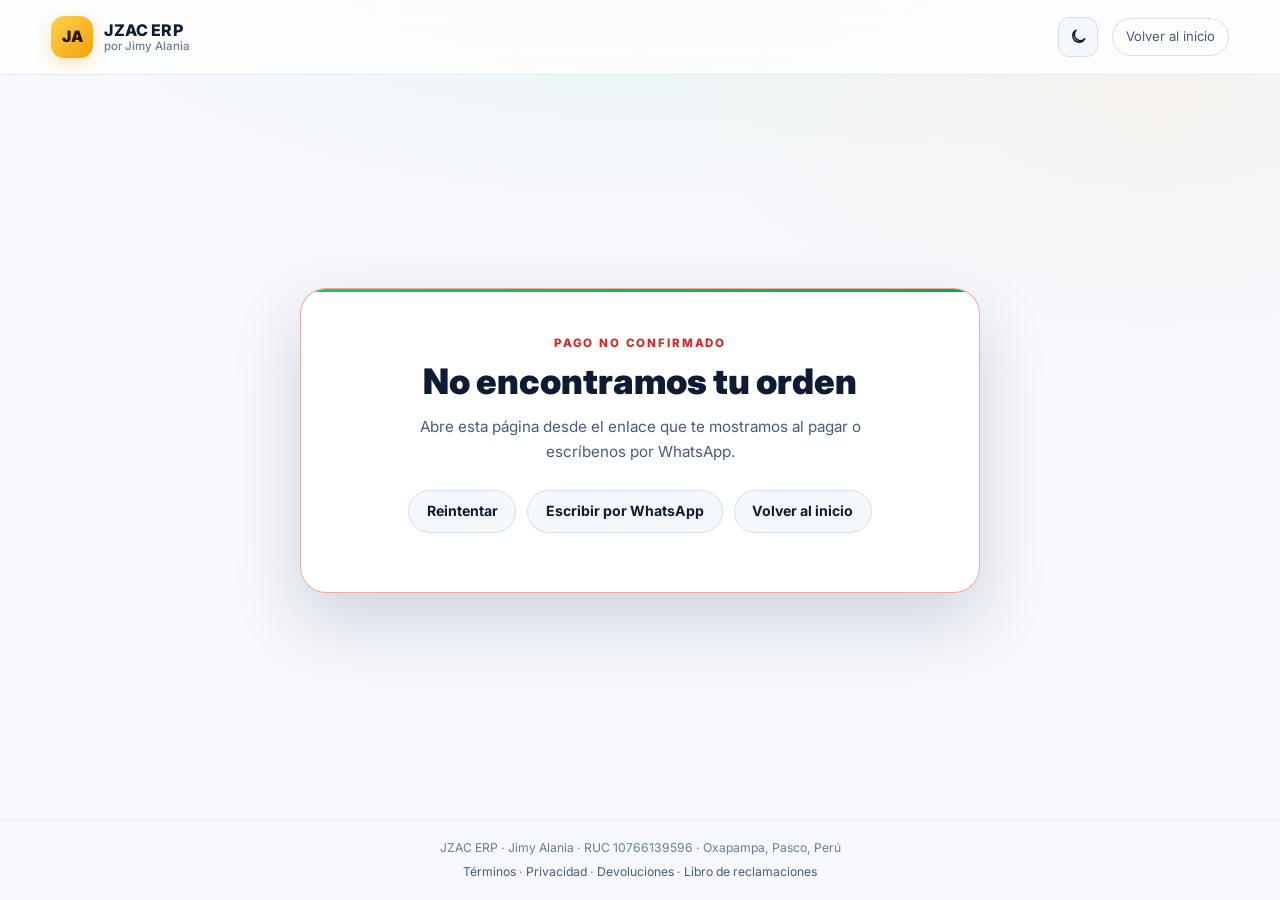
<file: pago.html>
<!DOCTYPE html>
<html lang="es">
<head>
  <meta charset="UTF-8">
  <meta name="viewport" content="width=device-width, initial-scale=1.0">
  <title>Estado de tu pago | JZAC ERP</title>
  <meta name="description" content="Consulta el estado de tu pago y obtén el código de activación de JZAC ERP.">
  <meta name="robots" content="noindex, nofollow">
  <meta name="theme-color" content="#0B1120">
  <script>
    (function () {
      try {
        var t = localStorage.getItem("jzac_theme");
        if (t !== "light" && t !== "dark") {
          t = window.matchMedia && window.matchMedia("(prefers-color-scheme: light)").matches ? "light" : "dark";
        }
        document.documentElement.setAttribute("data-theme", t);
        var m = document.querySelector('meta[name="theme-color"]');
        if (m) m.setAttribute("content", t === "light" ? "#F6F8FC" : "#0B1120");
      } catch (e) {
        document.documentElement.setAttribute("data-theme", "dark");
      }
    })();
  </script>

  <link rel="icon" href="favicon.ico" sizes="48x48">
  <link rel="icon" type="image/png" href="favicon.png" sizes="256x256">
  <link rel="preconnect" href="https://fonts.googleapis.com">
  <link rel="preconnect" href="https://fonts.gstatic.com" crossorigin>
  <link href="https://fonts.googleapis.com/css2?family=Inter:wght@400;500;600;700;800;900&family=Playfair+Display:wght@500;600;700&display=swap" rel="stylesheet">
  <link rel="stylesheet" href="styles.css">
</head>
<body class="pago-page">

  <header class="pago-top">
    <div class="container pago-top-inner">
      <a href="index.html" class="brand" aria-label="JZAC ERP, inicio">
        <span class="logo-mark">JA</span>
        <span class="brand-text">
          <b>JZAC ERP</b>
          <small>por Jimy Alania</small>
        </span>
      </a>
      <div class="pago-top-actions">
        <button class="theme-toggle" id="theme-toggle" type="button" aria-label="Cambiar tema claro/oscuro" title="Cambiar tema">
          <svg class="icon-sun" viewBox="0 0 24 24" fill="none" stroke="currentColor" stroke-width="2" stroke-linecap="round" aria-hidden="true">
            <circle cx="12" cy="12" r="4"></circle>
            <path d="M12 2v2M12 20v2M4.93 4.93l1.41 1.41M17.66 17.66l1.41 1.41M2 12h2M20 12h2M4.93 19.07l1.41-1.41M17.66 6.34l1.41-1.41"></path>
          </svg>
          <svg class="icon-moon" viewBox="0 0 24 24" fill="none" stroke="currentColor" stroke-width="2" stroke-linecap="round" stroke-linejoin="round" aria-hidden="true">
            <path d="M21 14.5A8.5 8.5 0 1 1 9.5 3a6.5 6.5 0 0 0 11.5 11.5z"></path>
          </svg>
        </button>
        <a href="index.html" class="pago-back">Volver al inicio</a>
      </div>
    </div>
  </header>

  <main class="pago-main">
    <div class="container">
      <section class="pago-card" id="pago-card" aria-live="polite">
        <div class="pago-spinner" id="pago-spinner" aria-hidden="true"><span></span></div>
        <p class="pago-eyebrow" id="pago-eyebrow">Confirmando pago</p>
        <h1 id="pago-titulo">Estamos verificando tu pago...</h1>
        <p class="pago-texto" id="pago-texto">No cierres esta página. Esto toma solo unos segundos.</p>

        <div class="pago-code-box" id="pago-code-box" hidden>
          <span>Tu código de activación</span>
          <strong id="pago-codigo">----</strong>
          <button class="btn btn-green btn-small" type="button" id="pago-copiar">Copiar código</button>
        </div>

        <div class="pago-datos" id="pago-datos" hidden>
          <div><span>Negocio</span><b id="pago-negocio">—</b></div>
          <div><span>Monto pagado</span><b id="pago-monto">—</b></div>
        </div>

        <div class="pago-pasos" id="pago-pasos" hidden>
          <h2>Cómo activar tu licencia</h2>
          <ol>
            <li>Abre <a href="https://jzac-alania.github.io/erp/" target="_blank" rel="noopener">JZAC ERP</a> en este u otro equipo.</li>
            <li>Pulsa <b>Activar licencia</b>.</li>
            <li>Escribe el nombre del negocio, tu correo y el código de arriba.</li>
          </ol>
          <p class="pago-nota">La licencia no vence y permite hasta 2 equipos.</p>
        </div>

        <div class="pago-acciones">
          <a id="pago-erp" class="btn btn-green" href="https://jzac-alania.github.io/erp/" target="_blank" rel="noopener" hidden>Abrir JZAC ERP</a>
          <button id="pago-reintentar" class="btn btn-ghost" type="button" hidden>Reintentar</button>
          <a id="pago-wa" class="btn btn-ghost" href="https://wa.me/51929068219" target="_blank" rel="noopener">Escribir por WhatsApp</a>
          <a id="pago-inicio" class="btn btn-ghost" href="index.html">Volver al inicio</a>
        </div>

        <p class="pago-nota" id="pago-nota-final"></p>
      </section>
    </div>
  </main>

  <footer class="pago-footer">
    <div class="container">
      <p>JZAC ERP · Jimy Alania · RUC 10766139596 · Oxapampa, Pasco, Perú</p>
      <p><a href="terminos.html">Términos</a> · <a href="privacidad.html">Privacidad</a> · <a href="devoluciones.html">Devoluciones</a> · <a href="libro-reclamaciones.html">Libro de reclamaciones</a></p>
    </div>
  </footer>

  <script src="pago.js"></script>
  <script src="tema.js"></script>
</body>
</html>
</file>
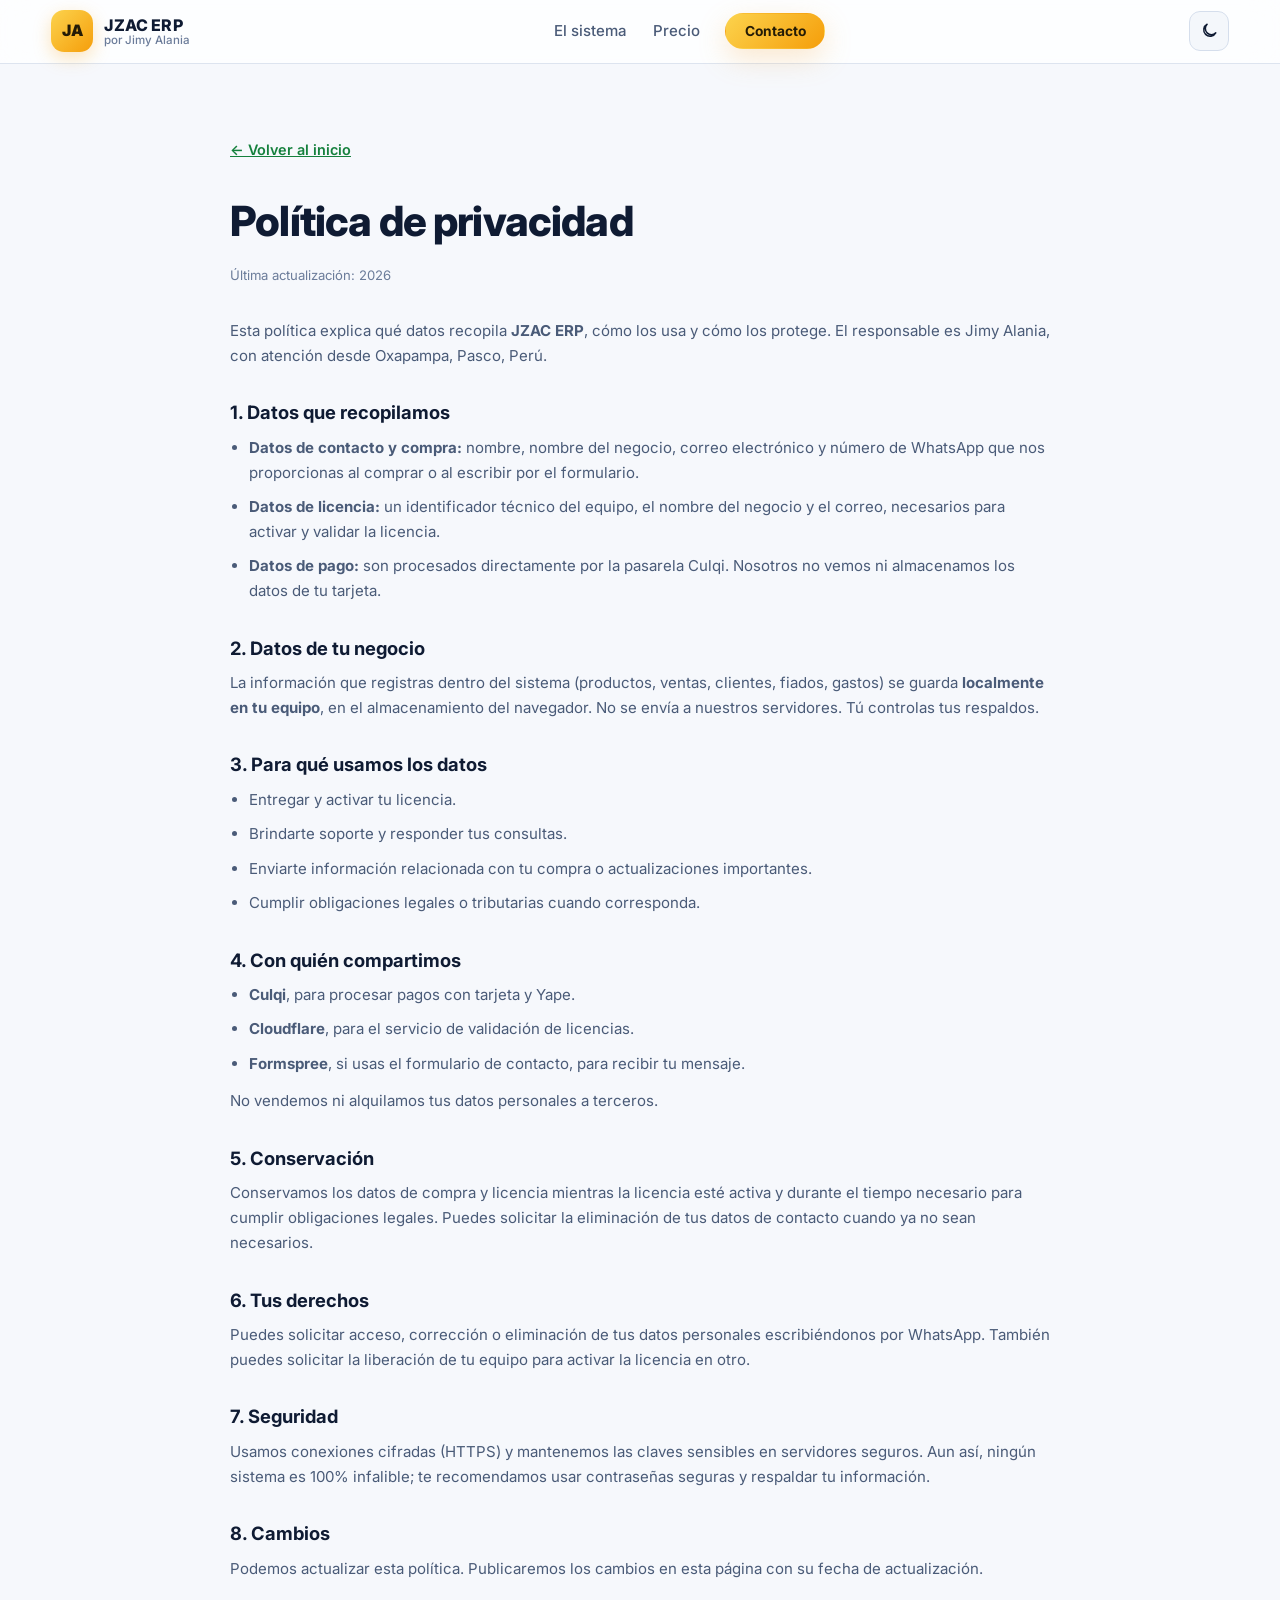
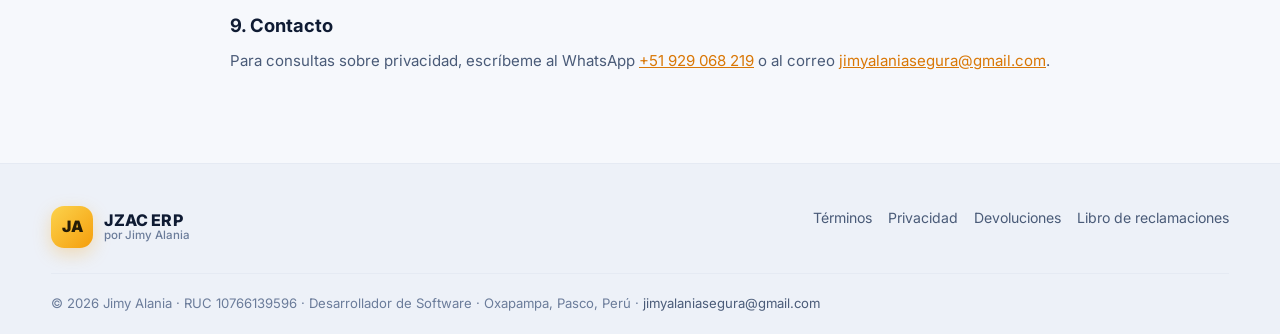
<file: privacidad.html>
<!DOCTYPE html>
<html lang="es">
<head>
  <meta charset="UTF-8">
  <meta name="viewport" content="width=device-width, initial-scale=1.0">
  <meta name="theme-color" content="#0B1120">
  <title>Política de privacidad | JZAC ERP</title>
  <meta name="description" content="Política de privacidad de JZAC ERP: qué datos recopilamos y cómo los usamos.">
  <link rel="canonical" href="https://jzac-alania.github.io/privacidad.html">
  <script>
    (function () {
      try {
        var t = localStorage.getItem("jzac_theme");
        if (t !== "light" && t !== "dark") {
          t = window.matchMedia && window.matchMedia("(prefers-color-scheme: light)").matches ? "light" : "dark";
        }
        document.documentElement.setAttribute("data-theme", t);
        var m = document.querySelector('meta[name="theme-color"]');
        if (m) m.setAttribute("content", t === "light" ? "#F6F8FC" : "#0B1120");
      } catch (e) {
        document.documentElement.setAttribute("data-theme", "dark");
      }
    })();
  </script>
  <link rel="icon" href="favicon.ico" sizes="48x48">
  <link rel="icon" type="image/png" href="favicon.png" sizes="256x256">
  <link rel="preconnect" href="https://fonts.googleapis.com">
  <link rel="preconnect" href="https://fonts.gstatic.com" crossorigin>
  <link href="https://fonts.googleapis.com/css2?family=Inter:wght@400;500;600;700;800&display=swap" rel="stylesheet">
  <link rel="stylesheet" href="styles.css">
  <style>
    .legal { padding: 4.5rem 0 5rem; }
    .legal h1 { font-size: clamp(1.8rem, 4vw, 2.6rem); font-weight: 800; letter-spacing: -0.02em; margin-bottom: 0.6rem; }
    .legal .updated { color: var(--muted-2); font-size: 0.82rem; margin-bottom: 2rem; }
    .legal h2 { font-size: 1.15rem; font-weight: 700; margin: 1.8rem 0 0.5rem; color: var(--text); }
    .legal p, .legal li { color: var(--text-muted); font-size: 0.94rem; margin-bottom: 0.6rem; }
    .legal ul { padding-left: 1.2rem; margin-bottom: 0.8rem; }
    .legal a { color: var(--dorado-bright); text-decoration: underline; }
    .legal .back { display: inline-block; margin-bottom: 1.6rem; color: var(--verde-bright); font-weight: 600; font-size: 0.9rem; }
  </style>
</head>
<body>
  <header class="navbar">
    <div class="container nav-inner">
      <a href="index.html" class="brand">
        <span class="logo-mark">JA</span>
        <span class="brand-text"><b>JZAC ERP</b><small>por Jimy Alania</small></span>
      </a>
      <nav class="nav-links" id="nav-links" aria-label="Principal">
        <a href="index.html#sistema">El sistema</a>
        <a href="index.html#precio">Precio</a>
        <a href="index.html#contacto" class="btn btn-gold btn-small">Contacto</a>
      </nav>
      <div class="nav-actions">
        <button class="theme-toggle" id="theme-toggle" type="button" aria-label="Cambiar tema claro/oscuro" title="Cambiar tema">
          <svg class="icon-sun" viewBox="0 0 24 24" fill="none" stroke="currentColor" stroke-width="2" stroke-linecap="round" aria-hidden="true">
            <circle cx="12" cy="12" r="4"></circle>
            <path d="M12 2v2M12 20v2M4.93 4.93l1.41 1.41M17.66 17.66l1.41 1.41M2 12h2M20 12h2M4.93 19.07l1.41-1.41M17.66 6.34l1.41-1.41"></path>
          </svg>
          <svg class="icon-moon" viewBox="0 0 24 24" fill="none" stroke="currentColor" stroke-width="2" stroke-linecap="round" stroke-linejoin="round" aria-hidden="true">
            <path d="M21 14.5A8.5 8.5 0 1 1 9.5 3a6.5 6.5 0 0 0 11.5 11.5z"></path>
          </svg>
        </button>
        <button class="nav-toggle" id="nav-toggle" aria-label="Abrir menú" aria-expanded="false">
          <span></span><span></span><span></span>
        </button>
      </div>
    </div>
  </header>

  <main class="legal">
    <div class="container container-narrow">
      <a class="back" href="index.html">← Volver al inicio</a>
      <h1>Política de privacidad</h1>
      <p class="updated">Última actualización: 2026</p>

      <p>Esta política explica qué datos recopila <b>JZAC ERP</b>, cómo los usa y cómo los protege. El responsable es Jimy Alania, con atención desde Oxapampa, Pasco, Perú.</p>

      <h2>1. Datos que recopilamos</h2>
      <ul>
        <li><b>Datos de contacto y compra:</b> nombre, nombre del negocio, correo electrónico y número de WhatsApp que nos proporcionas al comprar o al escribir por el formulario.</li>
        <li><b>Datos de licencia:</b> un identificador técnico del equipo, el nombre del negocio y el correo, necesarios para activar y validar la licencia.</li>
        <li><b>Datos de pago:</b> son procesados directamente por la pasarela Culqi. Nosotros no vemos ni almacenamos los datos de tu tarjeta.</li>
      </ul>

      <h2>2. Datos de tu negocio</h2>
      <p>La información que registras dentro del sistema (productos, ventas, clientes, fiados, gastos) se guarda <b>localmente en tu equipo</b>, en el almacenamiento del navegador. No se envía a nuestros servidores. Tú controlas tus respaldos.</p>

      <h2>3. Para qué usamos los datos</h2>
      <ul>
        <li>Entregar y activar tu licencia.</li>
        <li>Brindarte soporte y responder tus consultas.</li>
        <li>Enviarte información relacionada con tu compra o actualizaciones importantes.</li>
        <li>Cumplir obligaciones legales o tributarias cuando corresponda.</li>
      </ul>

      <h2>4. Con quién compartimos</h2>
      <ul>
        <li><b>Culqi</b>, para procesar pagos con tarjeta y Yape.</li>
        <li><b>Cloudflare</b>, para el servicio de validación de licencias.</li>
        <li><b>Formspree</b>, si usas el formulario de contacto, para recibir tu mensaje.</li>
      </ul>
      <p>No vendemos ni alquilamos tus datos personales a terceros.</p>

      <h2>5. Conservación</h2>
      <p>Conservamos los datos de compra y licencia mientras la licencia esté activa y durante el tiempo necesario para cumplir obligaciones legales. Puedes solicitar la eliminación de tus datos de contacto cuando ya no sean necesarios.</p>

      <h2>6. Tus derechos</h2>
      <p>Puedes solicitar acceso, corrección o eliminación de tus datos personales escribiéndonos por WhatsApp. También puedes solicitar la liberación de tu equipo para activar la licencia en otro.</p>

      <h2>7. Seguridad</h2>
      <p>Usamos conexiones cifradas (HTTPS) y mantenemos las claves sensibles en servidores seguros. Aun así, ningún sistema es 100% infalible; te recomendamos usar contraseñas seguras y respaldar tu información.</p>

      <h2>8. Cambios</h2>
      <p>Podemos actualizar esta política. Publicaremos los cambios en esta página con su fecha de actualización.</p>

      <h2>9. Contacto</h2>
      <p>Para consultas sobre privacidad, escríbeme al WhatsApp <a href="https://wa.me/51929068219" target="_blank" rel="noopener">+51 929 068 219</a> o al correo <a href="mailto:jimyalaniasegura@gmail.com">jimyalaniasegura@gmail.com</a>.</p>
    </div>
  </main>

  <footer class="footer">
    <div class="container footer-inner">
      <div class="footer-brand">
        <a href="index.html" class="brand">
          <span class="logo-mark">JA</span>
          <span class="brand-text"><b>JZAC ERP</b><small>por Jimy Alania</small></span>
        </a>
      </div>
      <div class="footer-legal">
        <a href="terminos.html">Términos</a>
        <a href="privacidad.html">Privacidad</a>
        <a href="devoluciones.html">Devoluciones</a>
        <a href="libro-reclamaciones.html">Libro de reclamaciones</a>
      </div>
    </div>
    <div class="container footer-bottom">
      <p>&copy; <span id="year">2026</span> Jimy Alania · RUC 10766139596 · Desarrollador de Software · Oxapampa, Pasco, Perú · <a href="mailto:jimyalaniasegura@gmail.com">jimyalaniasegura@gmail.com</a></p>
    </div>
  </footer>
  <script>var y=document.getElementById('year');if(y)y.textContent=new Date().getFullYear();</script>
  <script src="tema.js"></script>
</body>
</html>
</file>
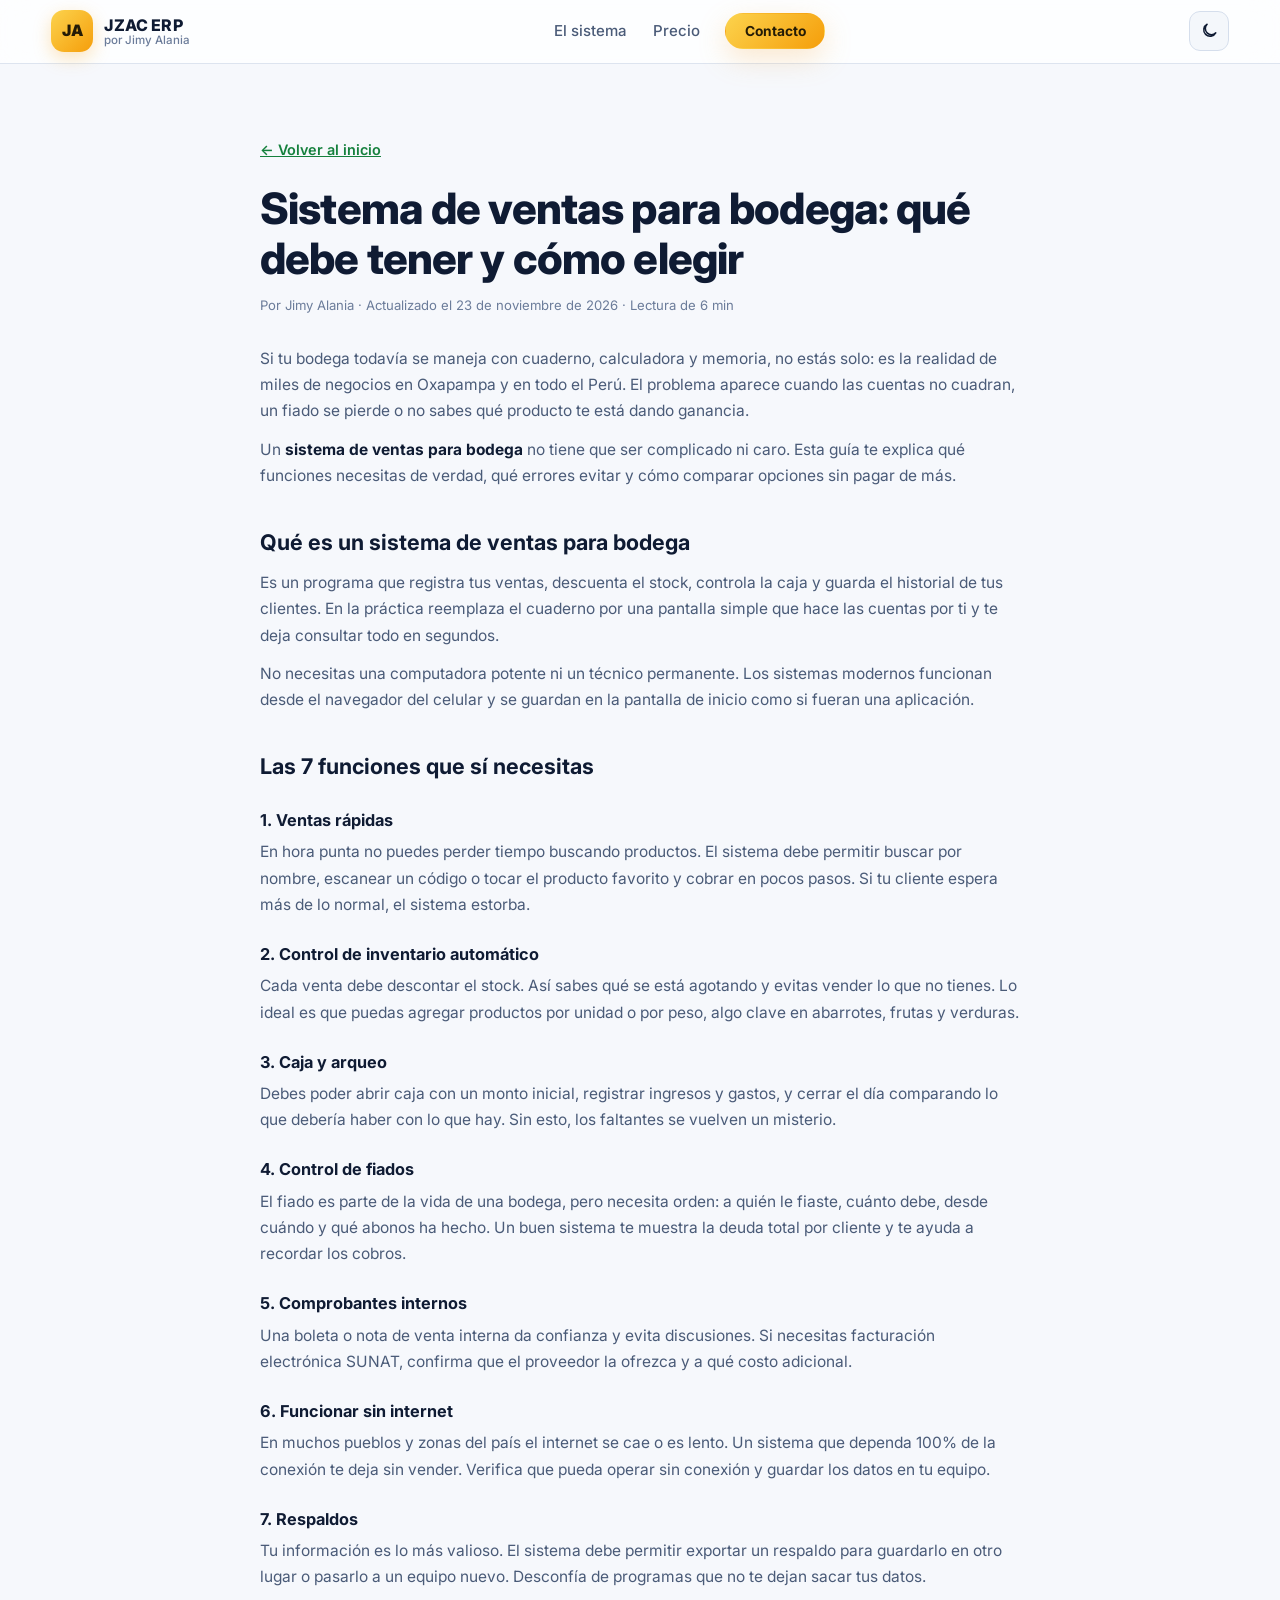
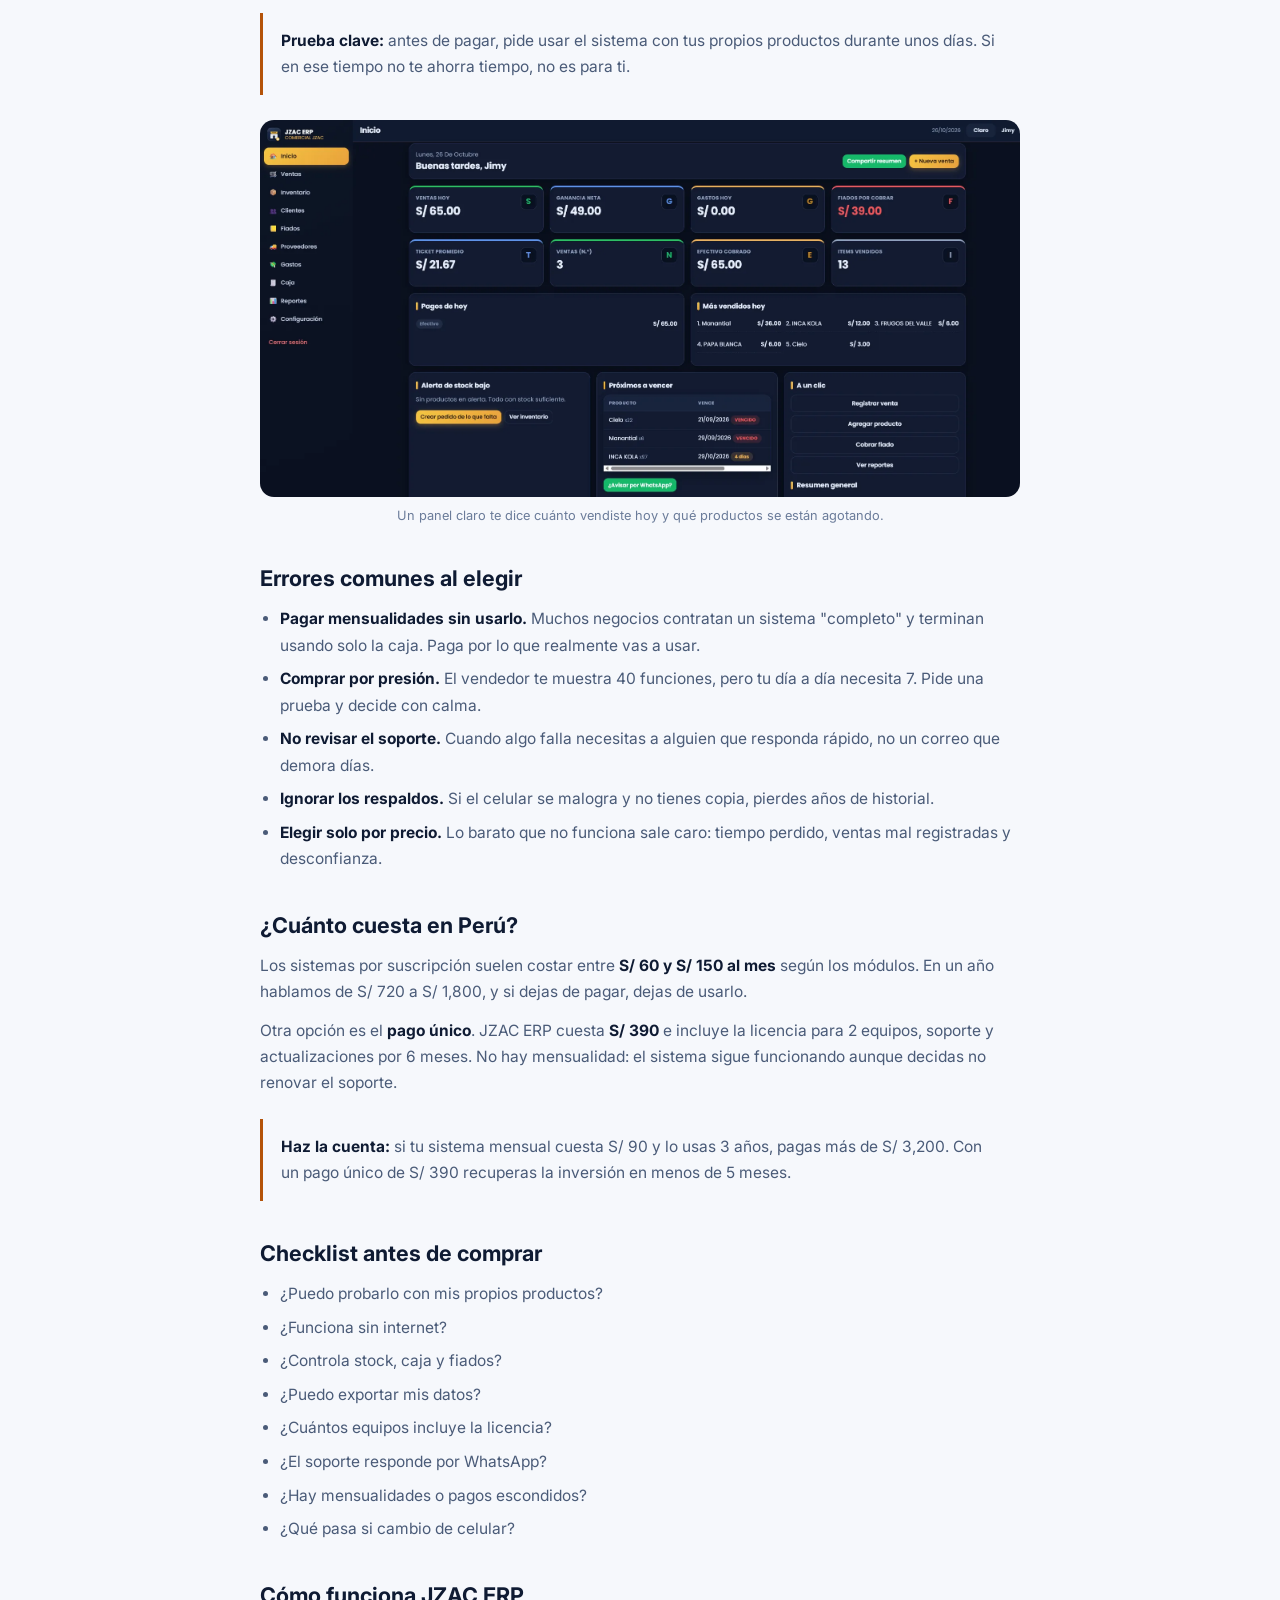
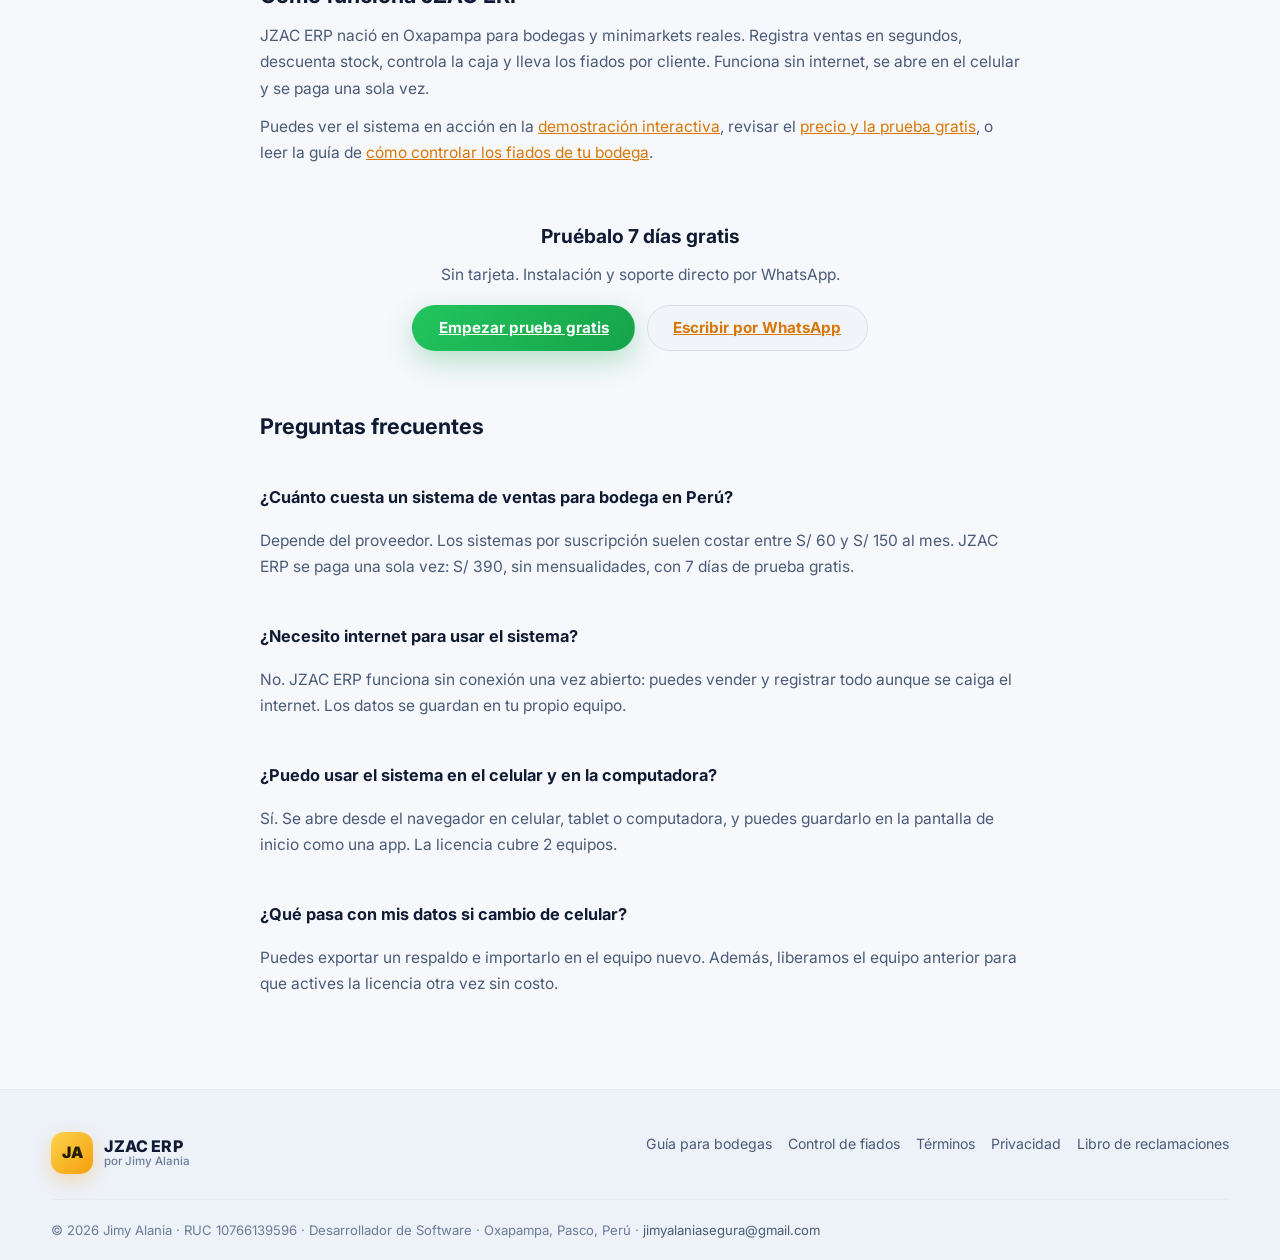
<file: sistema-ventas-bodega.html>
<!DOCTYPE html>
<html lang="es">
<head>
  <meta charset="UTF-8">
  <meta name="viewport" content="width=device-width, initial-scale=1.0">
  <meta name="theme-color" content="#0B1120">
  <title>Sistema de ventas para bodega: qué debe tener y cómo elegir | JZAC ERP</title>
  <meta name="description" content="Guía práctica para elegir un sistema de ventas para bodega en Perú: funciones indispensables, errores comunes, precios y cuándo conviene cambiar el cuaderno por un programa.">
  <link rel="canonical" href="https://jzac-alania.github.io/sistema-ventas-bodega.html">
  <meta property="og:type" content="article">
  <meta property="og:title" content="Sistema de ventas para bodega: qué debe tener y cómo elegir">
  <meta property="og:description" content="Funciones indispensables, errores comunes y cuánto cuesta un sistema de ventas para bodega en Perú.">
  <meta property="og:url" content="https://jzac-alania.github.io/sistema-ventas-bodega.html">
  <meta property="og:image" content="https://jzac-alania.github.io/og-ja.png">
  <meta property="og:image:width" content="512">
  <meta property="og:image:height" content="512">
  <meta property="og:locale" content="es_PE">
  <meta name="twitter:card" content="summary_large_image">
  <meta name="twitter:title" content="Sistema de ventas para bodega: qué debe tener y cómo elegir">
  <meta name="twitter:description" content="Funciones indispensables, errores comunes y cuánto cuesta un sistema de ventas para bodega en Perú.">
  <meta name="twitter:image" content="https://jzac-alania.github.io/og-ja.png">
  <script>
    (function () {
      try {
        var t = localStorage.getItem("jzac_theme");
        if (t !== "light" && t !== "dark") {
          t = window.matchMedia && window.matchMedia("(prefers-color-scheme: light)").matches ? "light" : "dark";
        }
        document.documentElement.setAttribute("data-theme", t);
        var m = document.querySelector('meta[name="theme-color"]');
        if (m) m.setAttribute("content", t === "light" ? "#F6F8FC" : "#0B1120");
      } catch (e) {
        document.documentElement.setAttribute("data-theme", "dark");
      }
    })();
  </script>
  <link rel="icon" href="favicon.ico" sizes="48x48">
  <link rel="icon" type="image/png" href="favicon.png" sizes="256x256">
  <link rel="preconnect" href="https://fonts.googleapis.com">
  <link rel="preconnect" href="https://fonts.gstatic.com" crossorigin>
  <link href="https://fonts.googleapis.com/css2?family=Inter:wght@400;500;600;700;800&display=swap" rel="stylesheet">
  <link rel="stylesheet" href="styles.css">
  <style>
    .guia { padding: 4.5rem 0 5rem; }
    .guia .container-narrow { max-width: 760px; }
    .guia .back { display: inline-block; margin-bottom: 1.4rem; color: var(--verde-bright); font-weight: 600; font-size: 0.9rem; }
    .guia h1 { font-size: clamp(1.85rem, 4vw, 2.7rem); font-weight: 800; letter-spacing: -0.02em; line-height: 1.15; margin-bottom: 0.7rem; }
    .guia .meta { color: var(--muted-2); font-size: 0.82rem; margin-bottom: 1.8rem; }
    .guia h2 { font-size: 1.35rem; font-weight: 700; margin: 2.2rem 0 0.6rem; color: var(--text); }
    .guia h3 { font-size: 1.02rem; font-weight: 700; margin: 1.4rem 0 0.35rem; color: var(--text); }
    .guia p, .guia li { color: var(--text-muted); font-size: 0.97rem; line-height: 1.7; margin-bottom: 0.75rem; }
    .guia ul, .guia ol { padding-left: 1.25rem; margin-bottom: 1rem; }
    .guia li { margin-bottom: 0.45rem; }
    .guia a { color: var(--dorado-bright); text-decoration: underline; }
    .guia strong { color: var(--text); }
    .guia figure { margin: 1.6rem 0; }
    .guia figure img { width: 100%; height: auto; border-radius: 14px; border: 1px solid var(--linea); display: block; }
    .guia figcaption { color: var(--muted-2); font-size: 0.8rem; margin-top: 0.5rem; text-align: center; }
    .guia .nota { border-left: 3px solid var(--dorado); background: var(--superficie-2); padding: 0.9rem 1.1rem; border-radius: 0 10px 10px 0; margin: 1.4rem 0; }
    .guia .nota p { margin: 0; }
    .guia .cta-box { background: var(--superficie-2); border: 1px solid var(--linea); border-radius: 16px; padding: 1.4rem 1.3rem; margin: 2rem 0 0; text-align: center; }
    .guia .cta-box h2 { margin-top: 0; font-size: 1.2rem; }
    .guia .cta-box p { margin-bottom: 1rem; }
    .guia .cta-box .btns { display: flex; gap: 0.7rem; justify-content: center; flex-wrap: wrap; }
    .guia .faq h3 { margin-top: 1.2rem; }
  </style>
  <script type="application/ld+json">
  {
    "@context": "https://schema.org",
    "@type": "Article",
    "headline": "Sistema de ventas para bodega: qué debe tener y cómo elegir",
    "description": "Guía práctica para elegir un sistema de ventas para bodega en Perú: funciones indispensables, errores comunes, precios y cuándo conviene cambiar el cuaderno por un programa.",
    "image": "https://jzac-alania.github.io/og-ja.png",
    "datePublished": "2026-11-23",
    "dateModified": "2026-11-23",
    "inLanguage": "es-PE",
    "author": { "@type": "Person", "name": "Jimy Alania", "url": "https://jzac-alania.github.io/" },
    "publisher": { "@type": "Organization", "name": "JZAC ERP", "logo": { "@type": "ImageObject", "url": "https://jzac-alania.github.io/favicon.png" } },
    "mainEntityOfPage": "https://jzac-alania.github.io/sistema-ventas-bodega.html"
  }
  </script>
  <script type="application/ld+json">
  {
    "@context": "https://schema.org",
    "@type": "FAQPage",
    "mainEntity": [
      { "@type": "Question", "name": "¿Cuánto cuesta un sistema de ventas para bodega en Perú?", "acceptedAnswer": { "@type": "Answer", "text": "Depende del proveedor. Los sistemas por suscripción suelen costar entre S/ 60 y S/ 150 al mes. JZAC ERP se paga una sola vez: S/ 390, sin mensualidades, con 7 días de prueba gratis." } },
      { "@type": "Question", "name": "¿Necesito internet para usar el sistema?", "acceptedAnswer": { "@type": "Answer", "text": "No. JZAC ERP funciona sin conexión una vez abierto: puedes vender y registrar todo aunque se caiga el internet. Los datos se guardan en tu propio equipo." } },
      { "@type": "Question", "name": "¿Puedo usar el sistema en el celular y en la computadora?", "acceptedAnswer": { "@type": "Answer", "text": "Sí. Se abre desde el navegador en celular, tablet o computadora, y puedes guardarlo en la pantalla de inicio como una app. La licencia cubre 2 equipos." } },
      { "@type": "Question", "name": "¿Qué pasa con mis datos si cambio de celular?", "acceptedAnswer": { "@type": "Answer", "text": "Puedes exportar un respaldo e importarlo en el equipo nuevo. Además, liberamos el equipo anterior para que actives la licencia otra vez sin costo." } }
    ]
  }
  </script>
  <script type="application/ld+json">
  {
    "@context": "https://schema.org",
    "@type": "BreadcrumbList",
    "itemListElement": [
      { "@type": "ListItem", "position": 1, "name": "Inicio", "item": "https://jzac-alania.github.io/" },
      { "@type": "ListItem", "position": 2, "name": "Sistema de ventas para bodega", "item": "https://jzac-alania.github.io/sistema-ventas-bodega.html" }
    ]
  }
  </script>
</head>
<body>
  <header class="navbar">
    <div class="container nav-inner">
      <a href="index.html" class="brand">
        <span class="logo-mark">JA</span>
        <span class="brand-text"><b>JZAC ERP</b><small>por Jimy Alania</small></span>
      </a>
      <nav class="nav-links" id="nav-links" aria-label="Principal">
        <a href="index.html#sistema">El sistema</a>
        <a href="index.html#precio">Precio</a>
        <a href="index.html#contacto" class="btn btn-gold btn-small">Contacto</a>
      </nav>
      <div class="nav-actions">
        <button class="theme-toggle" id="theme-toggle" type="button" aria-label="Cambiar tema claro/oscuro" title="Cambiar tema">
          <svg class="icon-sun" viewBox="0 0 24 24" fill="none" stroke="currentColor" stroke-width="2" stroke-linecap="round" aria-hidden="true">
            <circle cx="12" cy="12" r="4"></circle>
            <path d="M12 2v2M12 20v2M4.93 4.93l1.41 1.41M17.66 17.66l1.41 1.41M2 12h2M20 12h2M4.93 19.07l1.41-1.41M17.66 6.34l1.41-1.41"></path>
          </svg>
          <svg class="icon-moon" viewBox="0 0 24 24" fill="none" stroke="currentColor" stroke-width="2" stroke-linecap="round" stroke-linejoin="round" aria-hidden="true">
            <path d="M21 14.5A8.5 8.5 0 1 1 9.5 3a6.5 6.5 0 0 0 11.5 11.5z"></path>
          </svg>
        </button>
        <button class="nav-toggle" id="nav-toggle" aria-label="Abrir menú" aria-expanded="false">
          <span></span><span></span><span></span>
        </button>
      </div>
    </div>
  </header>

  <main class="guia">
    <article class="container container-narrow">
      <a class="back" href="index.html">← Volver al inicio</a>
      <h1>Sistema de ventas para bodega: qué debe tener y cómo elegir</h1>
      <p class="meta">Por Jimy Alania · Actualizado el 23 de noviembre de 2026 · Lectura de 6 min</p>

      <p>Si tu bodega todavía se maneja con cuaderno, calculadora y memoria, no estás solo: es la realidad de miles de negocios en Oxapampa y en todo el Perú. El problema aparece cuando las cuentas no cuadran, un fiado se pierde o no sabes qué producto te está dando ganancia.</p>

      <p>Un <strong>sistema de ventas para bodega</strong> no tiene que ser complicado ni caro. Esta guía te explica qué funciones necesitas de verdad, qué errores evitar y cómo comparar opciones sin pagar de más.</p>

      <h2>Qué es un sistema de ventas para bodega</h2>
      <p>Es un programa que registra tus ventas, descuenta el stock, controla la caja y guarda el historial de tus clientes. En la práctica reemplaza el cuaderno por una pantalla simple que hace las cuentas por ti y te deja consultar todo en segundos.</p>

      <p>No necesitas una computadora potente ni un técnico permanente. Los sistemas modernos funcionan desde el navegador del celular y se guardan en la pantalla de inicio como si fueran una aplicación.</p>

      <h2>Las 7 funciones que sí necesitas</h2>

      <h3>1. Ventas rápidas</h3>
      <p>En hora punta no puedes perder tiempo buscando productos. El sistema debe permitir buscar por nombre, escanear un código o tocar el producto favorito y cobrar en pocos pasos. Si tu cliente espera más de lo normal, el sistema estorba.</p>

      <h3>2. Control de inventario automático</h3>
      <p>Cada venta debe descontar el stock. Así sabes qué se está agotando y evitas vender lo que no tienes. Lo ideal es que puedas agregar productos por unidad o por peso, algo clave en abarrotes, frutas y verduras.</p>

      <h3>3. Caja y arqueo</h3>
      <p>Debes poder abrir caja con un monto inicial, registrar ingresos y gastos, y cerrar el día comparando lo que debería haber con lo que hay. Sin esto, los faltantes se vuelven un misterio.</p>

      <h3>4. Control de fiados</h3>
      <p>El fiado es parte de la vida de una bodega, pero necesita orden: a quién le fiaste, cuánto debe, desde cuándo y qué abonos ha hecho. Un buen sistema te muestra la deuda total por cliente y te ayuda a recordar los cobros.</p>

      <h3>5. Comprobantes internos</h3>
      <p>Una boleta o nota de venta interna da confianza y evita discusiones. Si necesitas facturación electrónica SUNAT, confirma que el proveedor la ofrezca y a qué costo adicional.</p>

      <h3>6. Funcionar sin internet</h3>
      <p>En muchos pueblos y zonas del país el internet se cae o es lento. Un sistema que dependa 100% de la conexión te deja sin vender. Verifica que pueda operar sin conexión y guardar los datos en tu equipo.</p>

      <h3>7. Respaldos</h3>
      <p>Tu información es lo más valioso. El sistema debe permitir exportar un respaldo para guardarlo en otro lugar o pasarlo a un equipo nuevo. Desconfía de programas que no te dejan sacar tus datos.</p>

      <div class="nota">
        <p><strong>Prueba clave:</strong> antes de pagar, pide usar el sistema con tus propios productos durante unos días. Si en ese tiempo no te ahorra tiempo, no es para ti.</p>
      </div>

      <figure>
        <img src="assets/app/panel-oscuro.webp" alt="Panel de JZAC ERP con resumen de ventas, caja y productos" width="1200" height="750" loading="lazy">
        <figcaption>Un panel claro te dice cuánto vendiste hoy y qué productos se están agotando.</figcaption>
      </figure>

      <h2>Errores comunes al elegir</h2>
      <ul>
        <li><strong>Pagar mensualidades sin usarlo.</strong> Muchos negocios contratan un sistema "completo" y terminan usando solo la caja. Paga por lo que realmente vas a usar.</li>
        <li><strong>Comprar por presión.</strong> El vendedor te muestra 40 funciones, pero tu día a día necesita 7. Pide una prueba y decide con calma.</li>
        <li><strong>No revisar el soporte.</strong> Cuando algo falla necesitas a alguien que responda rápido, no un correo que demora días.</li>
        <li><strong>Ignorar los respaldos.</strong> Si el celular se malogra y no tienes copia, pierdes años de historial.</li>
        <li><strong>Elegir solo por precio.</strong> Lo barato que no funciona sale caro: tiempo perdido, ventas mal registradas y desconfianza.</li>
      </ul>

      <h2>¿Cuánto cuesta en Perú?</h2>
      <p>Los sistemas por suscripción suelen costar entre <strong>S/ 60 y S/ 150 al mes</strong> según los módulos. En un año hablamos de S/ 720 a S/ 1,800, y si dejas de pagar, dejas de usarlo.</p>
      <p>Otra opción es el <strong>pago único</strong>. JZAC ERP cuesta <strong>S/ 390</strong> e incluye la licencia para 2 equipos, soporte y actualizaciones por 6 meses. No hay mensualidad: el sistema sigue funcionando aunque decidas no renovar el soporte.</p>

      <div class="nota">
        <p><strong>Haz la cuenta:</strong> si tu sistema mensual cuesta S/ 90 y lo usas 3 años, pagas más de S/ 3,200. Con un pago único de S/ 390 recuperas la inversión en menos de 5 meses.</p>
      </div>

      <h2>Checklist antes de comprar</h2>
      <ul>
        <li>¿Puedo probarlo con mis propios productos?</li>
        <li>¿Funciona sin internet?</li>
        <li>¿Controla stock, caja y fiados?</li>
        <li>¿Puedo exportar mis datos?</li>
        <li>¿Cuántos equipos incluye la licencia?</li>
        <li>¿El soporte responde por WhatsApp?</li>
        <li>¿Hay mensualidades o pagos escondidos?</li>
        <li>¿Qué pasa si cambio de celular?</li>
      </ul>

      <h2>Cómo funciona JZAC ERP</h2>
      <p>JZAC ERP nació en Oxapampa para bodegas y minimarkets reales. Registra ventas en segundos, descuenta stock, controla la caja y lleva los fiados por cliente. Funciona sin internet, se abre en el celular y se paga una sola vez.</p>
      <p>Puedes ver el sistema en acción en la <a href="index.html#demo">demostración interactiva</a>, revisar el <a href="index.html#precio">precio y la prueba gratis</a>, o leer la guía de <a href="control-de-fiados.html">cómo controlar los fiados de tu bodega</a>.</p>

      <div class="cta-box">
        <h2>Pruébalo 7 días gratis</h2>
        <p>Sin tarjeta. Instalación y soporte directo por WhatsApp.</p>
        <div class="btns">
          <a class="btn btn-green" href="index.html#precio">Empezar prueba gratis</a>
          <a class="btn btn-ghost" href="https://wa.me/51929068219?text=Hola%20Jimy%20%F0%9F%91%8B%20quiero%20probar%20JZAC%20ERP%20en%20mi%20bodega" target="_blank" rel="noopener">Escribir por WhatsApp</a>
        </div>
      </div>

      <section class="faq">
        <h2>Preguntas frecuentes</h2>
        <h3>¿Cuánto cuesta un sistema de ventas para bodega en Perú?</h3>
        <p>Depende del proveedor. Los sistemas por suscripción suelen costar entre S/ 60 y S/ 150 al mes. JZAC ERP se paga una sola vez: S/ 390, sin mensualidades, con 7 días de prueba gratis.</p>
        <h3>¿Necesito internet para usar el sistema?</h3>
        <p>No. JZAC ERP funciona sin conexión una vez abierto: puedes vender y registrar todo aunque se caiga el internet. Los datos se guardan en tu propio equipo.</p>
        <h3>¿Puedo usar el sistema en el celular y en la computadora?</h3>
        <p>Sí. Se abre desde el navegador en celular, tablet o computadora, y puedes guardarlo en la pantalla de inicio como una app. La licencia cubre 2 equipos.</p>
        <h3>¿Qué pasa con mis datos si cambio de celular?</h3>
        <p>Puedes exportar un respaldo e importarlo en el equipo nuevo. Además, liberamos el equipo anterior para que actives la licencia otra vez sin costo.</p>
      </section>
    </article>
  </main>

  <footer class="footer">
    <div class="container footer-inner">
      <div class="footer-brand">
        <a href="index.html" class="brand">
          <span class="logo-mark">JA</span>
          <span class="brand-text"><b>JZAC ERP</b><small>por Jimy Alania</small></span>
        </a>
      </div>
      <div class="footer-legal">
        <a href="sistema-ventas-bodega.html">Guía para bodegas</a>
        <a href="control-de-fiados.html">Control de fiados</a>
        <a href="terminos.html">Términos</a>
        <a href="privacidad.html">Privacidad</a>
        <a href="libro-reclamaciones.html">Libro de reclamaciones</a>
      </div>
    </div>
    <div class="container footer-bottom">
      <p>&copy; <span id="year">2026</span> Jimy Alania · RUC 10766139596 · Desarrollador de Software · Oxapampa, Pasco, Perú · <a href="mailto:jimyalaniasegura@gmail.com">jimyalaniasegura@gmail.com</a></p>
    </div>
  </footer>
  <script>var y=document.getElementById('year');if(y)y.textContent=new Date().getFullYear();</script>
  <script src="tema.js"></script>
</body>
</html>
</file>
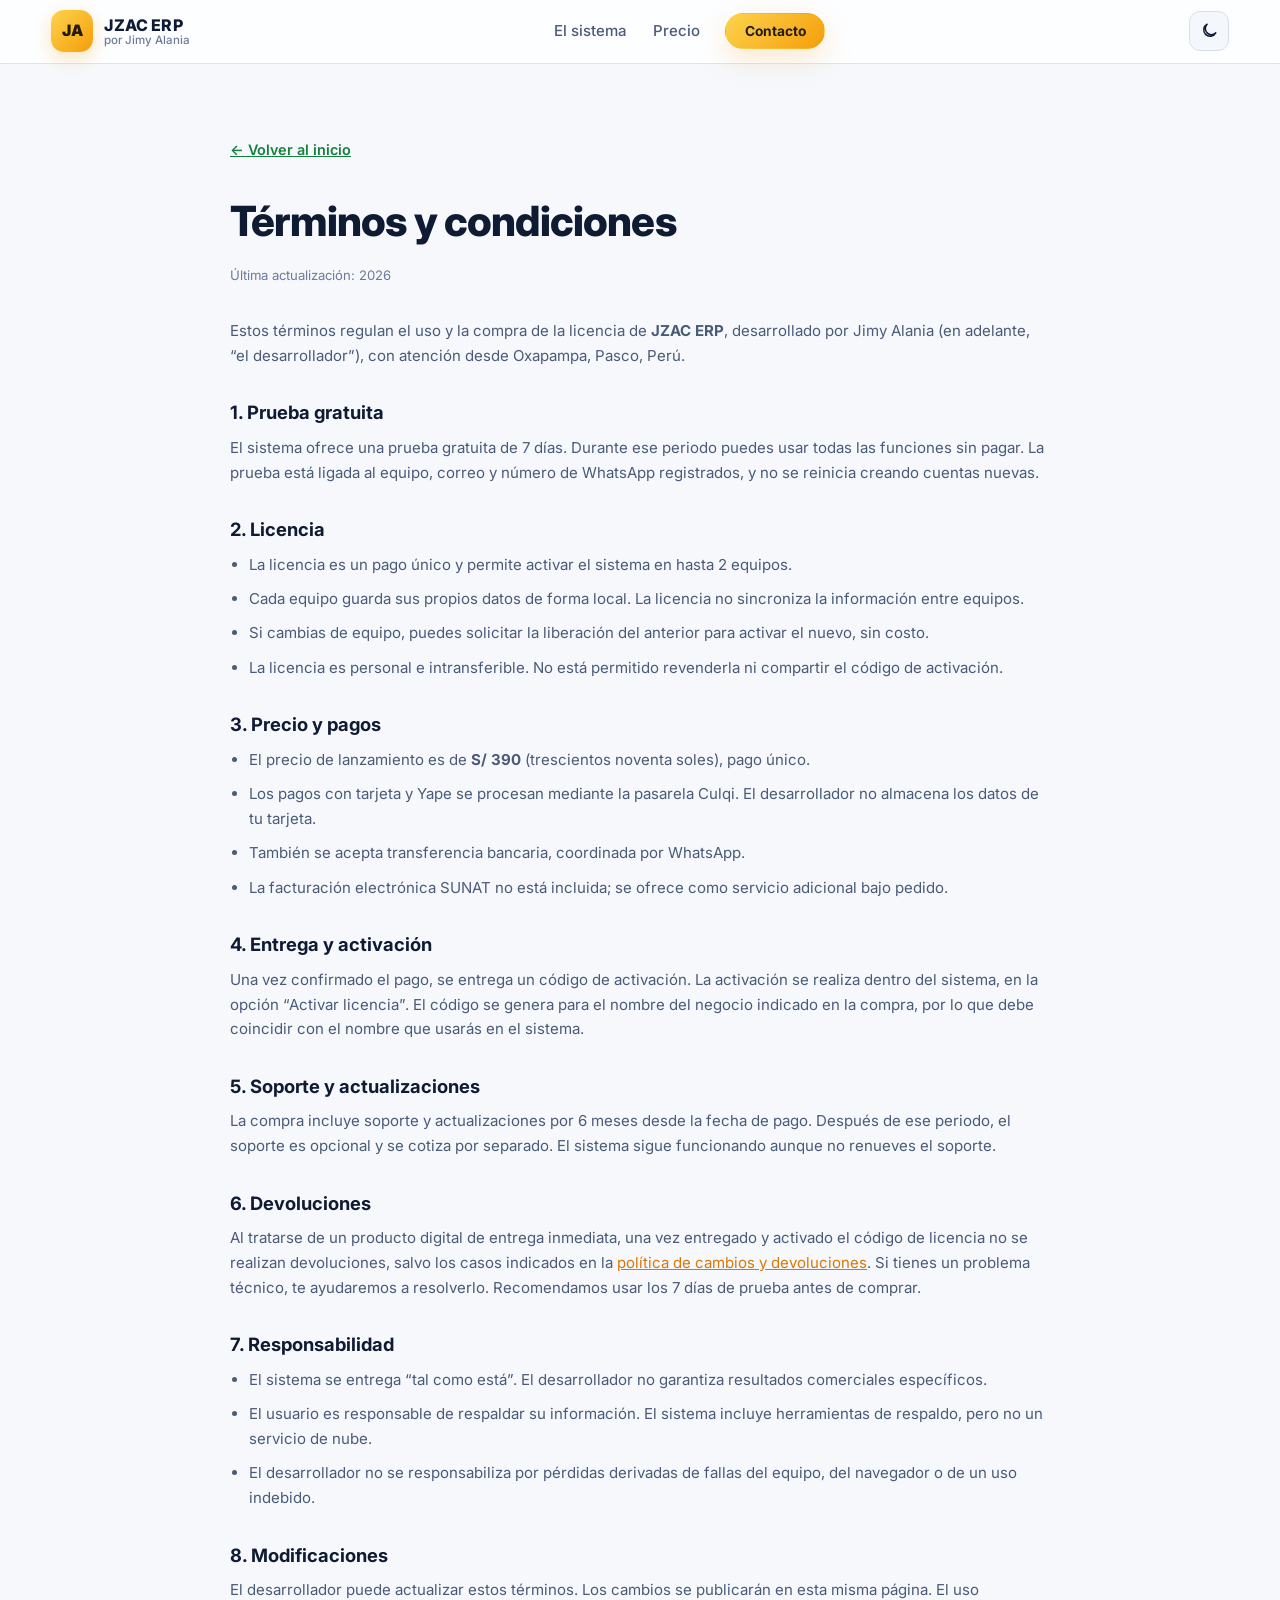
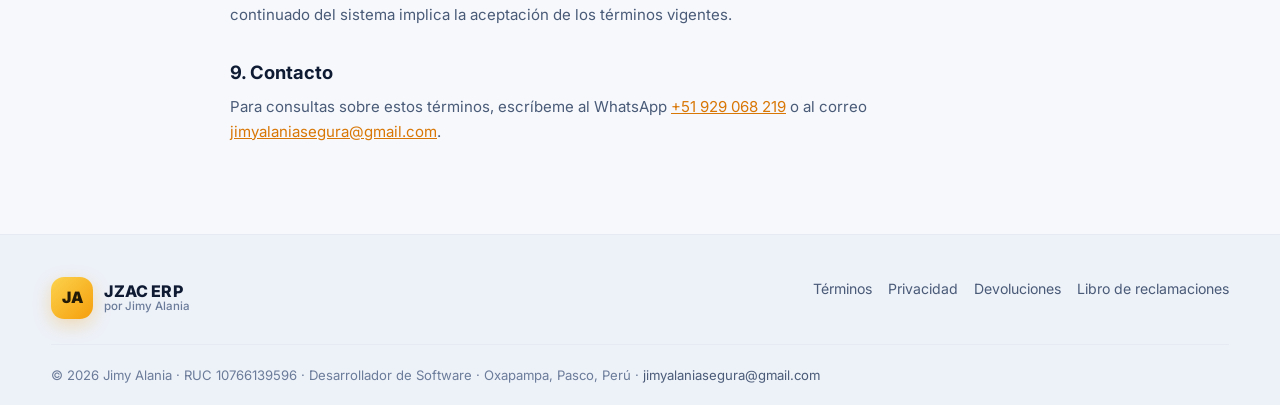
<file: terminos.html>
<!DOCTYPE html>
<html lang="es">
<head>
  <meta charset="UTF-8">
  <meta name="viewport" content="width=device-width, initial-scale=1.0">
  <meta name="theme-color" content="#0B1120">
  <title>Términos y condiciones | JZAC ERP</title>
  <meta name="description" content="Términos y condiciones de uso y compra de JZAC ERP.">
  <link rel="canonical" href="https://jzac-alania.github.io/terminos.html">
  <script>
    (function () {
      try {
        var t = localStorage.getItem("jzac_theme");
        if (t !== "light" && t !== "dark") {
          t = window.matchMedia && window.matchMedia("(prefers-color-scheme: light)").matches ? "light" : "dark";
        }
        document.documentElement.setAttribute("data-theme", t);
        var m = document.querySelector('meta[name="theme-color"]');
        if (m) m.setAttribute("content", t === "light" ? "#F6F8FC" : "#0B1120");
      } catch (e) {
        document.documentElement.setAttribute("data-theme", "dark");
      }
    })();
  </script>
  <link rel="icon" href="favicon.ico" sizes="48x48">
  <link rel="icon" type="image/png" href="favicon.png" sizes="256x256">
  <link rel="preconnect" href="https://fonts.googleapis.com">
  <link rel="preconnect" href="https://fonts.gstatic.com" crossorigin>
  <link href="https://fonts.googleapis.com/css2?family=Inter:wght@400;500;600;700;800&display=swap" rel="stylesheet">
  <link rel="stylesheet" href="styles.css">
  <style>
    .legal { padding: 4.5rem 0 5rem; }
    .legal h1 { font-size: clamp(1.8rem, 4vw, 2.6rem); font-weight: 800; letter-spacing: -0.02em; margin-bottom: 0.6rem; }
    .legal .updated { color: var(--muted-2); font-size: 0.82rem; margin-bottom: 2rem; }
    .legal h2 { font-size: 1.15rem; font-weight: 700; margin: 1.8rem 0 0.5rem; color: var(--text); }
    .legal p, .legal li { color: var(--text-muted); font-size: 0.94rem; margin-bottom: 0.6rem; }
    .legal ul { padding-left: 1.2rem; margin-bottom: 0.8rem; }
    .legal a { color: var(--dorado-bright); text-decoration: underline; }
    .legal .back { display: inline-block; margin-bottom: 1.6rem; color: var(--verde-bright); font-weight: 600; font-size: 0.9rem; }
  </style>
</head>
<body>
  <header class="navbar">
    <div class="container nav-inner">
      <a href="index.html" class="brand">
        <span class="logo-mark">JA</span>
        <span class="brand-text"><b>JZAC ERP</b><small>por Jimy Alania</small></span>
      </a>
      <nav class="nav-links" id="nav-links" aria-label="Principal">
        <a href="index.html#sistema">El sistema</a>
        <a href="index.html#precio">Precio</a>
        <a href="index.html#contacto" class="btn btn-gold btn-small">Contacto</a>
      </nav>
      <div class="nav-actions">
        <button class="theme-toggle" id="theme-toggle" type="button" aria-label="Cambiar tema claro/oscuro" title="Cambiar tema">
          <svg class="icon-sun" viewBox="0 0 24 24" fill="none" stroke="currentColor" stroke-width="2" stroke-linecap="round" aria-hidden="true">
            <circle cx="12" cy="12" r="4"></circle>
            <path d="M12 2v2M12 20v2M4.93 4.93l1.41 1.41M17.66 17.66l1.41 1.41M2 12h2M20 12h2M4.93 19.07l1.41-1.41M17.66 6.34l1.41-1.41"></path>
          </svg>
          <svg class="icon-moon" viewBox="0 0 24 24" fill="none" stroke="currentColor" stroke-width="2" stroke-linecap="round" stroke-linejoin="round" aria-hidden="true">
            <path d="M21 14.5A8.5 8.5 0 1 1 9.5 3a6.5 6.5 0 0 0 11.5 11.5z"></path>
          </svg>
        </button>
        <button class="nav-toggle" id="nav-toggle" aria-label="Abrir menú" aria-expanded="false">
          <span></span><span></span><span></span>
        </button>
      </div>
    </div>
  </header>

  <main class="legal">
    <div class="container container-narrow">
      <a class="back" href="index.html">← Volver al inicio</a>
      <h1>Términos y condiciones</h1>
      <p class="updated">Última actualización: 2026</p>

      <p>Estos términos regulan el uso y la compra de la licencia de <b>JZAC ERP</b>, desarrollado por Jimy Alania (en adelante, “el desarrollador”), con atención desde Oxapampa, Pasco, Perú.</p>

      <h2>1. Prueba gratuita</h2>
      <p>El sistema ofrece una prueba gratuita de 7 días. Durante ese periodo puedes usar todas las funciones sin pagar. La prueba está ligada al equipo, correo y número de WhatsApp registrados, y no se reinicia creando cuentas nuevas.</p>

      <h2>2. Licencia</h2>
      <ul>
        <li>La licencia es un pago único y permite activar el sistema en hasta 2 equipos.</li>
        <li>Cada equipo guarda sus propios datos de forma local. La licencia no sincroniza la información entre equipos.</li>
        <li>Si cambias de equipo, puedes solicitar la liberación del anterior para activar el nuevo, sin costo.</li>
        <li>La licencia es personal e intransferible. No está permitido revenderla ni compartir el código de activación.</li>
      </ul>

      <h2>3. Precio y pagos</h2>
      <ul>
        <li>El precio de lanzamiento es de <b>S/ 390</b> (trescientos noventa soles), pago único.</li>
        <li>Los pagos con tarjeta y Yape se procesan mediante la pasarela Culqi. El desarrollador no almacena los datos de tu tarjeta.</li>
        <li>También se acepta transferencia bancaria, coordinada por WhatsApp.</li>
        <li>La facturación electrónica SUNAT no está incluida; se ofrece como servicio adicional bajo pedido.</li>
      </ul>

      <h2>4. Entrega y activación</h2>
      <p>Una vez confirmado el pago, se entrega un código de activación. La activación se realiza dentro del sistema, en la opción “Activar licencia”. El código se genera para el nombre del negocio indicado en la compra, por lo que debe coincidir con el nombre que usarás en el sistema.</p>

      <h2>5. Soporte y actualizaciones</h2>
      <p>La compra incluye soporte y actualizaciones por 6 meses desde la fecha de pago. Después de ese periodo, el soporte es opcional y se cotiza por separado. El sistema sigue funcionando aunque no renueves el soporte.</p>

      <h2>6. Devoluciones</h2>
      <p>Al tratarse de un producto digital de entrega inmediata, una vez entregado y activado el código de licencia no se realizan devoluciones, salvo los casos indicados en la <a href="devoluciones.html">política de cambios y devoluciones</a>. Si tienes un problema técnico, te ayudaremos a resolverlo. Recomendamos usar los 7 días de prueba antes de comprar.</p>

      <h2>7. Responsabilidad</h2>
      <ul>
        <li>El sistema se entrega “tal como está”. El desarrollador no garantiza resultados comerciales específicos.</li>
        <li>El usuario es responsable de respaldar su información. El sistema incluye herramientas de respaldo, pero no un servicio de nube.</li>
        <li>El desarrollador no se responsabiliza por pérdidas derivadas de fallas del equipo, del navegador o de un uso indebido.</li>
      </ul>

      <h2>8. Modificaciones</h2>
      <p>El desarrollador puede actualizar estos términos. Los cambios se publicarán en esta misma página. El uso continuado del sistema implica la aceptación de los términos vigentes.</p>

      <h2>9. Contacto</h2>
      <p>Para consultas sobre estos términos, escríbeme al WhatsApp <a href="https://wa.me/51929068219" target="_blank" rel="noopener">+51 929 068 219</a> o al correo <a href="mailto:jimyalaniasegura@gmail.com">jimyalaniasegura@gmail.com</a>.</p>
    </div>
  </main>

  <footer class="footer">
    <div class="container footer-inner">
      <div class="footer-brand">
        <a href="index.html" class="brand">
          <span class="logo-mark">JA</span>
          <span class="brand-text"><b>JZAC ERP</b><small>por Jimy Alania</small></span>
        </a>
      </div>
      <div class="footer-legal">
        <a href="terminos.html">Términos</a>
        <a href="privacidad.html">Privacidad</a>
        <a href="devoluciones.html">Devoluciones</a>
        <a href="libro-reclamaciones.html">Libro de reclamaciones</a>
      </div>
    </div>
    <div class="container footer-bottom">
      <p>&copy; <span id="year">2026</span> Jimy Alania · RUC 10766139596 · Desarrollador de Software · Oxapampa, Pasco, Perú · <a href="mailto:jimyalaniasegura@gmail.com">jimyalaniasegura@gmail.com</a></p>
    </div>
  </footer>
  <script>var y=document.getElementById('year');if(y)y.textContent=new Date().getFullYear();</script>
  <script src="tema.js"></script>
</body>
</html>
</file>
<file: styles.css>
/* ============================================================
   JZAC ERP — Landing (2026)
   Azul noche + verde + dorado · glass, 3D y animaciones
   ============================================================ */

:root {
  --bg: #0B1120;
  --bg-deep: #070C18;
  --bg-soft: #0D1526;
  --surface: #131C31;
  --surface-2: #16223A;
  --border: #22304C;
  --border-soft: #1A2942;
  --text: #E7EDF8;
  --text-muted: #93A4C0;
  --muted-2: #6C7D99;
  --verde: #16B96A;
  --verde-bright: #22C55E;
  --verde-dark: #0E8450;
  --dorado: #F0B052;
  --dorado-bright: #FFD27D;
  --dorado-dark: #C98A2E;
  --danger: #E5484D;
  --grad-green: linear-gradient(135deg, #1CC97A, #0E8450);
  --grad-gold: linear-gradient(135deg, #FFD27D, #E9A13B);
  --grad-text: linear-gradient(92deg, #22C55E, #FFD27D);
  --shadow: 0 20px 45px rgba(2, 6, 18, 0.55);
  --shadow-lift: 0 28px 70px rgba(2, 6, 18, 0.72);
  --radius: 18px;
  --radius-lg: 26px;
  --glass: rgba(17, 26, 45, 0.66);
  --glass-strong: rgba(13, 21, 38, 0.86);
}

* { margin: 0; padding: 0; box-sizing: border-box; }

html { scroll-behavior: smooth; }

body {
  font-family: "Inter", system-ui, -apple-system, "Segoe UI", sans-serif;
  background: var(--bg);
  color: var(--text);
  line-height: 1.65;
  overflow-x: hidden;
  -webkit-font-smoothing: antialiased;
}

::selection { background: rgba(22, 185, 106, 0.35); color: #fff; }

img { max-width: 100%; display: block; }
a { color: inherit; text-decoration: none; }
button { font-family: inherit; }

/* ---------- Intro cinematográfica ---------- */

.preloader {
  position: fixed; inset: 0; z-index: 999;
  display: grid; place-items: center; overflow: hidden;
  background: transparent;
  transition: opacity 0.5s ease, visibility 0.5s ease;
}
.preloader.done { opacity: 0; visibility: hidden; pointer-events: none; }
.intro-curtain {
  position: absolute; top: 0; bottom: 0; width: 50.2%; z-index: 1;
  background:
    radial-gradient(ellipse 70% 60% at 50% 45%, rgba(22, 185, 106, 0.13), transparent 65%),
    radial-gradient(ellipse 50% 50% at 80% 20%, rgba(240, 176, 82, 0.1), transparent 60%),
    var(--bg-deep);
  transition: transform 1s cubic-bezier(0.76, 0, 0.18, 1);
}
.intro-curtain-left { left: 0; box-shadow: inset -1px 0 0 rgba(240, 176, 82, 0.18); }
.intro-curtain-right { right: 0; box-shadow: inset 1px 0 0 rgba(22, 185, 106, 0.18); }
.preloader.preloader-out .intro-curtain-left { transform: translateX(-101%); }
.preloader.preloader-out .intro-curtain-right { transform: translateX(101%); }

.intro-core {
  position: relative; z-index: 2; display: flex; flex-direction: column;
  align-items: center; gap: 1.1rem; padding: 1rem; text-align: center;
  transition: opacity 0.45s ease, transform 0.6s ease;
}
.preloader.preloader-out .intro-core { opacity: 0; transform: translateY(-14px) scale(0.96); }
.preloader.preloader-out { pointer-events: none; }

.intro-logo { position: relative; display: grid; place-items: center; width: 96px; height: 96px; }
.intro-logo .logo-mark {
  width: 66px; height: 66px; border-radius: 20px;
  font-size: 1.45rem; box-shadow: 0 14px 36px rgba(240, 176, 82, 0.38);
  animation: intro-logo-in 0.8s cubic-bezier(0.22, 1, 0.36, 1) both;
}
.intro-logo-ring {
  position: absolute; inset: 0; border-radius: 50%;
  background: conic-gradient(from 0deg, transparent 0 62%, rgba(34, 197, 94, 0.9) 75%, rgba(240, 176, 82, 0.95) 88%, transparent 100%);
  -webkit-mask: radial-gradient(circle, transparent 58%, #000 60%);
  mask: radial-gradient(circle, transparent 58%, #000 60%);
  animation: intro-ring 1.8s linear infinite;
}
@keyframes intro-ring { to { transform: rotate(360deg); } }
@keyframes intro-logo-in {
  from { opacity: 0; transform: scale(0.6) rotate(-12deg); }
  to { opacity: 1; transform: scale(1) rotate(0); }
}

.intro-word {
  display: flex; align-items: baseline; justify-content: center; gap: 0.08em;
  font-size: clamp(2.8rem, 8vw, 5rem); font-weight: 900; letter-spacing: -0.05em;
  line-height: 1; color: var(--text);
}
.intro-word span {
  display: inline-block; opacity: 0; transform: translateY(40px) rotate(6deg);
  animation: intro-letter 0.7s cubic-bezier(0.22, 1, 0.36, 1) both;
  background: var(--grad-text); -webkit-background-clip: text; background-clip: text;
  -webkit-text-fill-color: transparent; color: transparent;
}
.intro-word span:nth-child(1) { animation-delay: 0.18s; }
.intro-word span:nth-child(2) { animation-delay: 0.26s; }
.intro-word span:nth-child(3) { animation-delay: 0.34s; }
.intro-word span:nth-child(4) { animation-delay: 0.42s; }
.intro-word em {
  font-style: normal; font-size: 0.3em; letter-spacing: 0.3em;
  color: var(--dorado); margin-left: 0.5rem; opacity: 0;
  animation: intro-fade 0.7s ease 0.6s both;
}
@keyframes intro-letter {
  from { opacity: 0; transform: translateY(40px) rotate(6deg); filter: blur(8px); }
  to { opacity: 1; transform: translateY(0) rotate(0); filter: blur(0); }
}
@keyframes intro-fade { from { opacity: 0; transform: translateY(8px); } to { opacity: 1; transform: translateY(0); } }

.intro-tag {
  font-size: 0.8rem; letter-spacing: 0.18em; text-transform: uppercase;
  color: var(--text-muted); opacity: 0; animation: intro-fade 0.8s ease 0.75s both;
}
.intro-progress {
  width: min(230px, 60vw); height: 2px; margin-top: 0.6rem;
  background: rgba(255, 255, 255, 0.08); border-radius: 999px; overflow: hidden;
}
.intro-progress i {
  display: block; width: 100%; height: 100%; transform-origin: left;
  background: linear-gradient(90deg, var(--verde-bright), var(--dorado));
  animation: intro-progress 1.8s cubic-bezier(0.65, 0, 0.35, 1) both;
}
@keyframes intro-progress { from { transform: scaleX(0); } to { transform: scaleX(1); } }
.intro-skip {
  margin-top: 0.4rem; padding: 0.45rem 0.9rem; border-radius: 999px;
  border: 1px solid var(--border); background: transparent; color: var(--muted-2);
  font-size: 0.72rem; cursor: pointer; transition: color 0.2s ease, border-color 0.2s ease;
}
.intro-skip:hover { color: var(--text); border-color: var(--dorado); }
.preloader.intro-quick .intro-word span,
.preloader.intro-quick .intro-logo .logo-mark,
.preloader.intro-quick .intro-word em,
.preloader.intro-quick .intro-tag,
.preloader.intro-quick .intro-progress i { animation-duration: 0.28s; animation-delay: 0s; }

/* ---------- Scroll progress ---------- */

.scroll-progress {
  position: fixed; top: 0; left: 0; height: 3px; width: 0; z-index: 300;
  background: linear-gradient(90deg, var(--verde-bright), var(--dorado));
  box-shadow: 0 1px 10px rgba(34, 197, 94, 0.55);
  pointer-events: none;
}

/* ---------- Layout ---------- */

.container { width: min(1180px, 92%); margin-inline: auto; }
.container-narrow { width: min(820px, 92%); }

.section { padding: 6.5rem 0; position: relative; }
.section-alt {
  background: var(--bg-soft);
  border-block: 1px solid var(--border-soft);
}

.section-eyebrow {
  text-align: center; font-size: 0.76rem; font-weight: 800;
  text-transform: uppercase; letter-spacing: 0.26em;
  color: var(--dorado); margin-bottom: 0.7rem;
}
.section-title {
  text-align: center; font-size: clamp(1.9rem, 4vw, 2.9rem);
  font-weight: 800; letter-spacing: -0.02em; line-height: 1.12;
  margin-bottom: 1rem;
}
.section-title-left { text-align: left; }
.section-lead {
  text-align: center; color: var(--text-muted);
  max-width: 680px; margin: 0 auto 3.2rem; font-size: 1.02rem;
}
.section-lead-left { text-align: left; margin-left: 0; }
.section-cta { display: flex; flex-direction: column; align-items: center; gap: 0.7rem; margin-top: 3rem; }
.section-cta-note { font-size: 0.84rem; color: var(--muted-2); }

.guias-grid { display: grid; grid-template-columns: repeat(2, 1fr); gap: 1.2rem; margin-top: 2.2rem; }
.guia-card { display: flex; flex-direction: column; gap: 0.55rem; padding: 1.5rem; border: 1px solid var(--linea); border-radius: 16px; background: var(--superficie-2); transition: transform 0.2s ease, border-color 0.2s ease; }
.guia-card:hover { transform: translateY(-3px); border-color: var(--dorado); }
.guia-tag { font-size: 0.7rem; font-weight: 700; letter-spacing: 0.1em; text-transform: uppercase; color: var(--dorado-bright); }
.guia-card h3 { font-size: 1.08rem; line-height: 1.35; color: var(--text); }
.guia-card p { font-size: 0.9rem; color: var(--text-muted); }
.guia-leer { margin-top: auto; font-size: 0.88rem; font-weight: 600; color: var(--verde-bright); }

.grad-text {
  background: var(--grad-text);
  -webkit-background-clip: text; background-clip: text;
  -webkit-text-fill-color: transparent; color: transparent;
}

/* ---------- Botones ---------- */

.btn {
  display: inline-flex; align-items: center; justify-content: center; gap: 0.55rem;
  padding: 0.82rem 1.6rem; border-radius: 999px;
  font-weight: 700; font-size: 0.95rem; line-height: 1.2;
  border: 1px solid transparent; cursor: pointer;
  transition: transform 0.2s ease, box-shadow 0.2s ease, background 0.2s ease, border-color 0.2s ease, color 0.2s ease;
  white-space: nowrap; position: relative;
}
.btn svg { width: 18px; height: 18px; flex-shrink: 0; }
.btn-lg { padding: 0.98rem 2rem; font-size: 1rem; }
.btn-small { padding: 0.55rem 1.15rem; font-size: 0.86rem; }
.btn-block { width: 100%; }

.btn-green { background: var(--grad-green); color: #06281B; box-shadow: 0 10px 28px rgba(22, 185, 106, 0.32); }
.btn-green:hover { transform: translateY(-3px); box-shadow: 0 16px 38px rgba(22, 185, 106, 0.46); color: #04180F; }
.btn-gold { background: var(--grad-gold); color: #241B06; box-shadow: 0 10px 28px rgba(240, 176, 82, 0.28); }
.btn-gold:hover { transform: translateY(-3px); box-shadow: 0 16px 38px rgba(240, 176, 82, 0.42); }
.btn-ghost {
  border-color: var(--border); color: var(--text);
  background: rgba(19, 28, 49, 0.5);
  backdrop-filter: blur(8px);
}
.btn-ghost:hover { border-color: var(--dorado); color: var(--dorado-bright); transform: translateY(-3px); }
.btn:focus-visible { outline: 2px solid var(--dorado); outline-offset: 3px; }

/* ---------- Navbar ---------- */

.navbar {
  position: sticky; top: 0; z-index: 120;
  background: rgba(8, 13, 24, 0.72);
  backdrop-filter: blur(16px); -webkit-backdrop-filter: blur(16px);
  border-bottom: 1px solid rgba(34, 48, 76, 0.6);
  transition: box-shadow 0.3s ease, background 0.3s ease;
}
.navbar.scrolled { box-shadow: 0 16px 40px rgba(2, 6, 16, 0.5); background: rgba(8, 13, 24, 0.9); }
.nav-inner { display: flex; align-items: center; justify-content: space-between; gap: 1rem; padding: 0.65rem 0; }

.brand { display: flex; align-items: center; gap: 0.7rem; }
.logo-mark {
  display: inline-grid; place-items: center;
  width: 42px; height: 42px; border-radius: 13px;
  font-weight: 900; font-size: 0.98rem; color: #241B06;
  background: var(--grad-gold);
  box-shadow: 0 6px 18px rgba(240, 176, 82, 0.32);
  flex-shrink: 0;
}
.brand-text { display: flex; flex-direction: column; line-height: 1.15; }
.brand-text b { font-size: 1rem; font-weight: 800; letter-spacing: 0.01em; }
.brand-text small { font-size: 0.72rem; color: var(--muted-2); font-weight: 500; }

.nav-links { display: flex; align-items: center; gap: 1.6rem; }
.nav-links a:not(.btn) {
  color: var(--text-muted); font-weight: 500; font-size: 0.94rem;
  transition: color 0.2s ease; position: relative;
}
.nav-links a:not(.btn)::after {
  content: ""; position: absolute; left: 0; bottom: -4px; height: 2px; width: 0;
  background: var(--grad-green); border-radius: 2px; transition: width 0.25s ease;
}
.nav-links a:not(.btn):hover, .nav-links a:not(.btn):focus-visible { color: var(--verde-bright); }
.nav-links a:not(.btn):hover::after { width: 100%; }
.nav-links a:not(.btn).active { color: var(--verde-bright); }
.nav-links a:not(.btn).active::after { width: 100%; }
.nav-links a.btn.active { box-shadow: 0 0 0 3px rgba(34, 197, 94, 0.55), 0 10px 28px rgba(22, 185, 106, 0.32); }

.nav-toggle {
  display: none; flex-direction: column; gap: 5px;
  background: none; border: 1px solid var(--border); border-radius: 10px;
  padding: 9px 10px; cursor: pointer;
}
.nav-toggle span { width: 20px; height: 2px; background: var(--text); border-radius: 2px; transition: transform 0.25s ease, opacity 0.25s ease; }
.nav-toggle:focus-visible { outline: 2px solid var(--dorado); outline-offset: 2px; }

/* ---------- Hero ---------- */

.hero {
  position: relative; overflow: hidden;
  padding: 3.5rem 0 5.5rem;
  background:
    radial-gradient(ellipse 65% 55% at 15% -10%, rgba(22, 185, 106, 0.14), transparent 62%),
    radial-gradient(ellipse 55% 45% at 88% 8%, rgba(240, 176, 82, 0.12), transparent 58%),
    linear-gradient(180deg, var(--bg-deep) 0%, var(--bg) 100%);
}
.hero-bg {
  position: absolute; inset: 0; pointer-events: none;
  background-image:
    linear-gradient(rgba(34, 197, 94, 0.04) 1px, transparent 1px),
    linear-gradient(90deg, rgba(34, 197, 94, 0.04) 1px, transparent 1px);
  background-size: 60px 60px;
  mask-image: radial-gradient(ellipse 85% 75% at 50% 20%, #000 35%, transparent 100%);
  -webkit-mask-image: radial-gradient(ellipse 85% 75% at 50% 20%, #000 35%, transparent 100%);
}
.hero-orb {
  position: absolute; border-radius: 50%; filter: blur(90px);
  pointer-events: none; opacity: 0.5; z-index: 0;
}
.hero-orb-green { width: 420px; height: 420px; background: rgba(22, 185, 106, 0.35); top: -120px; left: -140px; }
.hero-orb-gold { width: 380px; height: 380px; background: rgba(240, 176, 82, 0.25); top: 40%; right: -160px; }
.hero::after {
  content: ""; position: absolute; inset: 0; z-index: 1; pointer-events: none;
  background: radial-gradient(420px circle at var(--mx, 72%) var(--my, 28%), rgba(34, 197, 94, 0.09), transparent 62%);
  opacity: 0; transition: opacity 0.5s ease;
}
.hero:hover::after { opacity: 1; }

.hero-grid {
  position: relative; z-index: 2;
  display: grid; grid-template-columns: 1.05fr 0.95fr;
  align-items: center; gap: 3rem; padding-top: 2rem;
}

.pill {
  display: inline-flex; align-items: center; gap: 0.55rem;
  font-size: 0.78rem; font-weight: 600; letter-spacing: 0.05em;
  color: var(--text-muted); border: 1px solid var(--border);
  background: rgba(19, 28, 49, 0.62); padding: 0.42rem 1rem;
  border-radius: 999px; backdrop-filter: blur(6px);
}
.pill-dot {
  width: 8px; height: 8px; border-radius: 50%;
  background: var(--verde-bright);
  box-shadow: 0 0 0 4px rgba(34, 197, 94, 0.18), 0 0 12px rgba(34, 197, 94, 0.6);
  animation: dot-blink 2.2s ease-in-out infinite;
}
@keyframes dot-blink {
  0%, 100% { box-shadow: 0 0 0 4px rgba(34, 197, 94, 0.18), 0 0 12px rgba(34, 197, 94, 0.6); }
  50% { box-shadow: 0 0 0 7px rgba(34, 197, 94, 0.06), 0 0 16px rgba(34, 197, 94, 0.35); }
}

.hero-title {
  font-size: clamp(2.4rem, 5.4vw, 4rem);
  font-weight: 900; line-height: 1.06; letter-spacing: -0.03em;
  margin: 1.2rem 0 1.1rem;
}
.hero-sub { max-width: 560px; color: var(--text-muted); font-size: 1.06rem; margin-bottom: 1.9rem; }
.hero-sub b { color: var(--text); font-weight: 600; }
.hero-actions { display: flex; gap: 0.9rem; flex-wrap: wrap; }
.hero-note { margin-top: 1.1rem; font-size: 0.84rem; color: var(--muted-2); }
.hero-note::before { content: "· "; color: var(--verde-bright); font-weight: 800; }

.hero-stats {
  display: grid; grid-template-columns: repeat(4, 1fr); gap: 1rem;
  margin-top: 2.4rem; padding-top: 1.6rem; border-top: 1px solid var(--border-soft);
}
.stat { display: flex; flex-direction: column; }
.stat b { font-size: 1.5rem; font-weight: 800; letter-spacing: -0.02em; color: var(--text); }
.stat span { font-size: 0.72rem; color: var(--muted-2); text-transform: uppercase; letter-spacing: 0.12em; }

.hero-visual { position: relative; display: flex; justify-content: center; }
.phone-3d { position: relative; transform-style: preserve-3d; will-change: transform; }
.phone {
  position: relative; width: 300px; border-radius: 42px;
  border: 1px solid #2D3D5E; background: #0A101F;
  box-shadow: 0 40px 80px rgba(2, 6, 18, 0.7), 0 0 0 9px rgba(20, 30, 52, 0.5), inset 0 1px 0 rgba(255,255,255,0.08);
  overflow: hidden; transform-style: preserve-3d;
}
.phone-notch {
  position: absolute; top: 11px; left: 50%; transform: translateX(-50%);
  width: 96px; height: 20px; border-radius: 999px; background: #0A101F; z-index: 3;
}
.phone-screen { border-radius: 38px; overflow: hidden; }
.phone-screen img { width: 100%; height: auto; }

/* Ventana de app (capturas reales) */
.app-window {
  position: relative; width: 100%; overflow: hidden;
  border-radius: 18px; border: 1px solid #2D3D5E;
  background: #080D18;
  box-shadow: 0 40px 90px rgba(2, 6, 18, 0.72), 0 0 0 1px rgba(255, 255, 255, 0.03), inset 0 1px 0 rgba(255, 255, 255, 0.07);
}
.app-bar {
  display: flex; align-items: center; gap: 0.7rem;
  height: 38px; padding: 0 0.8rem;
  background: linear-gradient(180deg, #16223A, #101A2C);
  border-bottom: 1px solid rgba(255, 255, 255, 0.06);
}
.app-dots { display: inline-flex; gap: 5px; flex-shrink: 0; }
.app-dots i { width: 8px; height: 8px; border-radius: 50%; background: #3A4C6D; }
.app-dots i:nth-child(1) { background: #E5484D; }
.app-dots i:nth-child(2) { background: #F0B052; }
.app-dots i:nth-child(3) { background: #16B96A; }
.app-url {
  flex: 1; display: inline-flex; align-items: center; justify-content: center; gap: 0.35rem;
  min-width: 0; padding: 0.25rem 0.7rem; border-radius: 999px;
  background: rgba(8, 13, 24, 0.72); border: 1px solid rgba(255, 255, 255, 0.06);
  font-size: 0.65rem; color: var(--text-muted); white-space: nowrap; overflow: hidden; text-overflow: ellipsis;
}
.app-url svg { width: 11px; height: 11px; color: var(--verde-bright); flex-shrink: 0; }
.app-live {
  display: inline-flex; align-items: center; gap: 0.35rem; flex-shrink: 0;
  padding: 0.22rem 0.55rem; border-radius: 999px;
  background: rgba(34, 197, 94, 0.1); border: 1px solid rgba(34, 197, 94, 0.26);
  font-size: 0.58rem; font-weight: 800; letter-spacing: 0.12em; color: var(--verde-bright);
}
.app-live i {
  width: 6px; height: 6px; border-radius: 50%; background: var(--verde-bright);
  box-shadow: 0 0 0 3px rgba(34, 197, 94, 0.16);
  animation: dot-blink 2.2s ease-in-out infinite;
}
.app-screen {
  position: relative; display: block; width: 100%; padding: 0; border: 0;
  background: #0B1220; cursor: zoom-in; overflow: hidden;
  aspect-ratio: 2.018 / 1;
}
.app-screen img { width: 100%; height: 100%; object-fit: cover; object-position: top left; transition: transform 0.8s cubic-bezier(0.22, 1, 0.36, 1); }
.app-screen:hover img { transform: scale(1.018); }
.app-zoom-hint {
  position: absolute; right: 0.8rem; bottom: 0.8rem;
  padding: 0.3rem 0.65rem; border-radius: 999px;
  background: rgba(8, 13, 24, 0.82); border: 1px solid rgba(255, 255, 255, 0.12);
  color: var(--text); font-size: 0.64rem; font-weight: 600;
  opacity: 0; transform: translateY(6px); transition: opacity 0.25s ease, transform 0.25s ease;
  backdrop-filter: blur(8px);
}
.app-screen:hover .app-zoom-hint, .app-screen:focus-visible .app-zoom-hint { opacity: 1; transform: translateY(0); }

.hero-stage {
  position: relative; width: min(100%, 640px); margin-inline: auto;
  transform-style: preserve-3d; will-change: transform;
}
.hero-app { position: relative; z-index: 2; }
.hero-app-glow {
  position: absolute; inset: 8% 4% -10%; z-index: 0; border-radius: 40px;
  background:
    radial-gradient(ellipse 65% 65% at 25% 30%, rgba(34, 197, 94, 0.26), transparent 68%),
    radial-gradient(ellipse 55% 60% at 80% 70%, rgba(240, 176, 82, 0.2), transparent 70%);
  filter: blur(55px); opacity: 0.85; pointer-events: none;
}
.hero-stage .float-a { top: -20px; right: -18px; }
.hero-stage .float-b { top: 42%; left: -34px; }
.hero-stage .float-c { bottom: -18px; right: 34px; }

.float-card {
  position: absolute; display: flex; align-items: center; gap: 0.6rem;
  font-size: 0.78rem; color: var(--text);
  background: var(--glass-strong); border: 1px solid var(--border);
  border-radius: 15px; padding: 0.62rem 0.9rem;
  box-shadow: var(--shadow); backdrop-filter: blur(12px);
  animation: float 5.5s ease-in-out infinite; z-index: 4;
}
.float-card b { display: block; font-size: 0.8rem; font-weight: 700; line-height: 1.2; }
.float-card small { display: block; font-size: 0.68rem; color: var(--muted-2); }
.float-ico {
  display: inline-grid; place-items: center; width: 30px; height: 30px;
  border-radius: 10px; flex-shrink: 0;
}
.float-ico svg { width: 16px; height: 16px; }
.float-ico.green { background: rgba(34, 197, 94, 0.16); color: var(--verde-bright); border: 1px solid rgba(34,197,94,0.28); }
.float-ico.gold { background: rgba(240, 176, 82, 0.16); color: var(--dorado-bright); border: 1px solid rgba(240,176,82,0.3); font-weight: 900; }
.float-a { top: 4%; right: -34px; }
.float-b { top: 42%; left: -46px; animation-delay: 1.4s; }
.float-c { bottom: 6%; right: -26px; animation-delay: 2.6s; }
@keyframes float { 0%, 100% { transform: translateY(0); } 50% { transform: translateY(-10px); } }

.hero-scroll {
  position: absolute; left: 50%; bottom: 22px; transform: translateX(-50%);
  display: flex; flex-direction: column; align-items: center; gap: 0.4rem;
  font-size: 0.66rem; letter-spacing: 0.28em; text-transform: uppercase; color: var(--muted-2);
  z-index: 3;
}
.hero-scroll-line {
  width: 1px; height: 34px;
  background: linear-gradient(var(--verde-bright), transparent);
  animation: scroll-line 1.8s ease-in-out infinite;
}
@keyframes scroll-line { 0% { transform: scaleY(0.2); opacity: 0.4; } 50% { transform: scaleY(1); opacity: 1; } 100% { transform: scaleY(0.2); opacity: 0.4; } }

/* Hero entrance (fallback sin GSAP) */
.hero-in { opacity: 0; animation: hero-up 0.9s cubic-bezier(0.22, 1, 0.36, 1) forwards; animation-delay: calc(0.15s + var(--d, 0) * 0.12s); }
@keyframes hero-up {
  from { opacity: 0; transform: translateY(28px) scale(0.98); filter: blur(6px); }
  to { opacity: 1; transform: translateY(0) scale(1); filter: blur(0); }
}

/* ---------- Strip / marquee ---------- */

.strip { border-block: 1px solid var(--border-soft); background: var(--bg-soft); padding: 1.05rem 0; overflow: hidden; }
.strip-inner { display: flex; align-items: center; justify-content: center; gap: 2rem; flex-wrap: wrap; width: 100%; }
.strip-item { color: var(--text-muted); font-size: 0.88rem; white-space: nowrap; }
.strip-item b { color: var(--text); font-weight: 600; }
.strip-sep { width: 5px; height: 5px; border-radius: 50%; background: var(--dorado); opacity: 0.7; }

@media (min-width: 1021px) {
  .strip-inner.marquee { flex-wrap: nowrap; width: max-content; justify-content: flex-start; will-change: transform; }
  .strip-inner.marquee .strip-item { white-space: nowrap; }
}

/* ---------- Cards base ---------- */

.grid { display: grid; gap: 1.3rem; }

.card {
  background: linear-gradient(165deg, var(--surface), var(--surface-2));
  border: 1px solid var(--border); border-radius: var(--radius);
  padding: 1.8rem 1.5rem; position: relative; overflow: hidden;
  transition: transform 0.28s ease, border-color 0.28s ease, box-shadow 0.28s ease;
  transform-style: preserve-3d;
}
.card::before {
  content: ""; position: absolute; top: 0; left: 0; right: 0; height: 2px;
  background: linear-gradient(90deg, transparent, var(--verde-bright), var(--dorado), transparent);
  opacity: 0; transition: opacity 0.28s ease;
}
.card:hover { border-color: rgba(34, 197, 94, 0.45); box-shadow: var(--shadow); }
.card:hover::before { opacity: 1; }
.card::after, .bento-card::after {
  content: ""; position: absolute; inset: 0; z-index: 0; pointer-events: none;
  background: radial-gradient(380px circle at var(--gx, 50%) var(--gy, 50%), rgba(34, 197, 94, 0.13), transparent 48%);
  opacity: 0; transition: opacity 0.3s ease;
}
.card:hover::after, .bento-card:hover::after { opacity: 1; }
.card > *, .bento-card > * { position: relative; z-index: 1; }

.card-icon {
  display: grid; place-items: center; width: 52px; height: 52px;
  border-radius: 14px; color: var(--verde-bright);
  background: rgba(34, 197, 94, 0.12); border: 1px solid rgba(34, 197, 94, 0.28);
  margin-bottom: 1.1rem;
}
.card-icon svg { width: 26px; height: 26px; }
.card h3 { font-size: 1.08rem; font-weight: 700; margin-bottom: 0.45rem; }
.card p { color: var(--text-muted); font-size: 0.92rem; }

/* ---------- Problema ---------- */

.pain-grid { grid-template-columns: repeat(4, 1fr); }
.pain-card { padding: 1.7rem 1.4rem; }

/* ---------- Bento ---------- */

.bento {
  display: grid; grid-template-columns: repeat(4, 1fr); gap: 1.1rem;
  grid-auto-rows: minmax(170px, auto);
}
.bento-card {
  background: linear-gradient(165deg, var(--surface), var(--surface-2));
  border: 1px solid var(--border); border-radius: var(--radius);
  padding: 1.6rem 1.4rem; position: relative; overflow: hidden;
  transition: transform 0.28s ease, border-color 0.28s ease, box-shadow 0.28s ease;
  transform-style: preserve-3d;
  display: flex; flex-direction: column;
}
.bento-card:hover { border-color: rgba(34, 197, 94, 0.45); box-shadow: var(--shadow); }
.bento-wide { grid-column: span 2; }
.bento-gold { border-color: rgba(240, 176, 82, 0.35); }
.bento-gold:hover { border-color: var(--dorado); box-shadow: 0 24px 60px rgba(240, 176, 82, 0.16); }
.bento-card h3 { font-size: 1.18rem; font-weight: 800; margin-bottom: 0.4rem; letter-spacing: -0.01em; }
.bento-card p { color: var(--text-muted); font-size: 0.92rem; }
.bento-tag {
  align-self: flex-start; font-size: 0.64rem; font-weight: 800; letter-spacing: 0.16em;
  text-transform: uppercase; color: var(--verde-bright);
  background: rgba(34, 197, 94, 0.12); border: 1px solid rgba(34, 197, 94, 0.28);
  padding: 0.22rem 0.7rem; border-radius: 999px; margin-bottom: 0.9rem;
}
.bento-tag.gold { color: var(--dorado-bright); background: rgba(240, 176, 82, 0.12); border-color: rgba(240, 176, 82, 0.3); }
.bento-card .card-icon { width: 46px; height: 46px; margin-bottom: 0.9rem; }
.bento-card .card-icon svg { width: 22px; height: 22px; }

.bento-visual { margin-top: auto; padding-top: 1.1rem; }

.venta-visual { display: flex; flex-direction: column; gap: 0.4rem; }
.mini-ticket {
  display: flex; justify-content: space-between; align-items: center;
  font-size: 0.8rem; color: var(--text-muted);
  background: rgba(8, 13, 24, 0.6); border: 1px solid var(--border-soft);
  border-radius: 10px; padding: 0.45rem 0.75rem;
}
.mini-ticket b { color: var(--text); font-weight: 700; }
.mini-total { border-color: rgba(34, 197, 94, 0.4); background: rgba(22, 185, 106, 0.1); }
.mini-total b { color: var(--verde-bright); }

.wifi-visual { display: flex; gap: 0.6rem; flex-wrap: wrap; }
.wifi-off, .wifi-ok {
  font-size: 0.74rem; font-weight: 700; padding: 0.35rem 0.8rem; border-radius: 999px;
}
.wifi-off { color: var(--danger); background: rgba(229, 72, 77, 0.12); border: 1px solid rgba(229, 72, 77, 0.3); }
.wifi-ok { color: var(--verde-bright); background: rgba(34, 197, 94, 0.12); border: 1px solid rgba(34, 197, 94, 0.3); }

.devices-visual { display: flex; gap: 0.5rem; flex-wrap: wrap; }
.device-chip {
  font-size: 0.74rem; font-weight: 700; padding: 0.35rem 0.85rem; border-radius: 999px;
  color: var(--dorado-bright); background: rgba(240, 176, 82, 0.1); border: 1px solid rgba(240, 176, 82, 0.28);
}

/* ---------- Showcase / recorrido por la app ---------- */

.showcase { overflow: clip; }
.showcase-head { max-width: 760px; margin: 0 auto 3.4rem; }
.showcase-head .section-lead { margin-bottom: 0; }

.check-list { list-style: none; display: grid; gap: 0.7rem; margin-bottom: 2rem; }
.check-list li { display: flex; gap: 0.65rem; align-items: flex-start; font-size: 0.96rem; }
.check-list li::before {
  content: "✓"; flex-shrink: 0; display: inline-grid; place-items: center;
  width: 22px; height: 22px; margin-top: 2px; border-radius: 50%;
  background: rgba(34, 197, 94, 0.16); color: var(--verde-bright);
  font-size: 0.72rem; font-weight: 800;
}
.showcase-actions { display: flex; gap: 0.9rem; flex-wrap: wrap; }

.app-story {
  display: grid; grid-template-columns: minmax(0, 1.18fr) minmax(320px, 0.82fr);
  gap: 3.5rem; align-items: start;
}
.app-story-stage { position: sticky; top: 92px; z-index: 3; }
.app-window-lg { border-radius: 20px; }
.app-shots { position: relative; aspect-ratio: 2.018 / 1; background: #080D18; }
.app-shot {
  position: absolute; inset: 0; margin: 0; opacity: 0;
  transform: scale(1.015); transition: opacity 0.45s ease, transform 0.6s ease;
  pointer-events: none;
}
.app-shot.on { opacity: 1; transform: scale(1); pointer-events: auto; }
.app-shot img { width: 100%; height: 100%; object-fit: cover; object-position: top left; cursor: zoom-in; }
.app-sheen {
  position: absolute; inset: 0; z-index: 3; pointer-events: none;
  background: linear-gradient(115deg, transparent 28%, rgba(255, 255, 255, 0.07) 45%, transparent 62%);
  transform: translateX(-120%);
  animation: app-sheen 7.5s ease-in-out infinite;
}
@keyframes app-sheen {
  0%, 58% { transform: translateX(-120%); }
  78%, 100% { transform: translateX(120%); }
}
.app-hot {
  position: absolute; left: var(--x); top: var(--y); z-index: 4;
  width: 18px; height: 18px; padding: 0; border: 0; border-radius: 50%;
  background: transparent; cursor: pointer; transform: translate(-50%, -50%);
}
.app-hot i {
  display: block; width: 14px; height: 14px; margin: 2px; border-radius: 50%;
  background: var(--verde-bright); border: 2px solid #fff;
  box-shadow: 0 0 0 5px rgba(34, 197, 94, 0.2), 0 4px 12px rgba(2, 6, 18, 0.5);
  animation: hot-pulse 2.2s ease-in-out infinite;
}
@keyframes hot-pulse {
  0%, 100% { box-shadow: 0 0 0 5px rgba(34, 197, 94, 0.18), 0 4px 12px rgba(2, 6, 18, 0.5); }
  50% { box-shadow: 0 0 0 10px rgba(34, 197, 94, 0.03), 0 4px 12px rgba(2, 6, 18, 0.5); }
}
.app-hot span {
  position: absolute; left: 22px; top: 50%; transform: translate(-6px, -50%);
  padding: 0.35rem 0.65rem; border-radius: 8px; white-space: nowrap;
  background: rgba(8, 13, 24, 0.94); border: 1px solid rgba(34, 197, 94, 0.35);
  color: var(--text); font-size: 0.68rem; font-weight: 600;
  opacity: 0; pointer-events: none; transition: opacity 0.2s ease, transform 0.2s ease;
  box-shadow: 0 10px 28px rgba(2, 6, 18, 0.55);
}
.app-hot:hover span, .app-hot:focus-visible span { opacity: 1; transform: translate(0, -50%); }
.app-hot:focus-visible { outline: 2px solid var(--dorado); outline-offset: 4px; }

.app-stage-bar {
  display: flex; align-items: center; justify-content: space-between;
  gap: 0.8rem; flex-wrap: wrap; margin-top: 0.9rem;
}
.app-stage-tag {
  font-size: 0.72rem; font-weight: 700; letter-spacing: 0.05em;
  color: var(--text-muted); padding: 0.32rem 0.7rem;
  border: 1px solid var(--border-soft); border-radius: 999px;
  background: rgba(13, 21, 38, 0.6);
  transition: color 0.25s ease, border-color 0.25s ease, background 0.25s ease;
}
.app-stage-tag.cambiando, .app-stage-tag.is-tip {
  color: var(--verde-bright); border-color: rgba(34, 197, 94, 0.4);
  background: rgba(34, 197, 94, 0.1);
}
.app-dots-nav { display: inline-flex; gap: 0.4rem; padding: 0.25rem; border-radius: 999px; border: 1px solid var(--border); background: rgba(8, 13, 24, 0.6); }
.app-dots-nav button {
  display: inline-flex; align-items: center; gap: 0.35rem;
  padding: 0.35rem 0.7rem; border: 0; border-radius: 999px;
  background: transparent; color: var(--text-muted); cursor: pointer;
  font-family: inherit; font-size: 0.7rem; font-weight: 600;
  transition: background 0.2s ease, color 0.2s ease;
}
.app-dots-nav button b { font-size: 0.6rem; color: var(--muted-2); }
.app-dots-nav button.on { background: var(--grad-green); color: #06281B; }
.app-dots-nav button.on b { color: rgba(6, 40, 27, 0.62); }
.app-dots-nav button:focus-visible { outline: 2px solid var(--dorado); outline-offset: 2px; }
.app-expand {
  display: inline-flex; align-items: center; gap: 0.35rem;
  padding: 0.4rem 0.75rem; border-radius: 999px;
  border: 1px solid var(--border); background: rgba(19, 28, 49, 0.5);
  color: var(--text); font-family: inherit; font-size: 0.7rem; font-weight: 600;
  cursor: pointer; transition: border-color 0.2s ease, color 0.2s ease;
}
.app-expand svg { width: 13px; height: 13px; }
.app-expand:hover { border-color: var(--dorado); color: var(--dorado-bright); }

.app-chapters { display: grid; gap: 19vh; padding: 8vh 0 5vh; }
.app-chapter {
  min-height: 54vh; display: flex; flex-direction: column; justify-content: center;
  padding-left: 1.4rem; border-left: 2px solid transparent;
  opacity: 0.28; transform: translateY(22px);
  transition: opacity 0.45s ease, transform 0.45s ease, border-color 0.45s ease;
}
.app-chapter.on { opacity: 1; transform: translateY(0); border-color: var(--verde-bright); }
.app-chapter-kicker {
  font-size: 0.68rem; font-weight: 800; letter-spacing: 0.18em;
  text-transform: uppercase; color: var(--dorado); margin-bottom: 0.6rem;
}
.app-chapter h3 { font-size: clamp(1.5rem, 2.6vw, 2rem); font-weight: 800; letter-spacing: -0.02em; line-height: 1.14; margin-bottom: 0.7rem; }
.app-chapter p { color: var(--text-muted); font-size: 0.98rem; max-width: 42ch; }
.app-chapter .check-list { margin: 1.1rem 0 0; gap: 0.5rem; }
.app-chapter .check-list li { font-size: 0.88rem; }
.app-story-copy .showcase-actions { margin-top: 0.5rem; }

/* ---------- Steps ---------- */

#como { padding-bottom: 4rem; }
.steps-viewport { position: relative; overflow: hidden; }
.steps-head { margin-bottom: 2.4rem; }
.steps-head .section-title { margin-bottom: 0; }
.steps { display: grid; grid-template-columns: repeat(4, 1fr); gap: 1.4rem; }
.step {
  position: relative; display: flex; flex-direction: column; padding: 2rem 1.6rem;
  border-radius: var(--radius); border: 1px solid var(--border);
  background: linear-gradient(165deg, var(--surface), #101B30);
  transition: transform 0.28s ease, border-color 0.28s ease, box-shadow 0.28s ease;
}
.step:hover { transform: translateY(-6px); border-color: rgba(240, 176, 82, 0.5); box-shadow: var(--shadow); }
.step-num {
  display: inline-grid; place-items: center; width: 50px; height: 50px;
  margin-bottom: 1.1rem; border-radius: 14px;
  font-weight: 900; font-size: 1rem; color: #241B06;
  background: var(--grad-gold); box-shadow: 0 8px 22px rgba(240, 176, 82, 0.28);
}
.step h3 { font-size: 1.1rem; font-weight: 700; margin-bottom: 0.45rem; }
.step p { color: var(--text-muted); font-size: 0.93rem; }
.step-final { border-color: rgba(240, 176, 82, 0.35); background: radial-gradient(ellipse 120% 100% at 10% 0%, rgba(240, 176, 82, 0.12), transparent 60%), linear-gradient(165deg, var(--surface), #101B30); }
.step-final .btn { align-self: flex-start; margin-top: 1.2rem; }
.steps-scroll-hint {
  display: none; align-items: center; justify-content: center; gap: 0.5rem;
  margin-top: 1.2rem; font-size: 0.74rem; letter-spacing: 0.16em;
  text-transform: uppercase; color: var(--muted-2);
}
.steps-scroll-hint span { color: var(--dorado); font-size: 1rem; animation: hint-x 1.6s ease-in-out infinite; }
@keyframes hint-x { 0%, 100% { transform: translateX(0); } 50% { transform: translateX(6px); } }

@media (min-width: 1021px) {
  .steps-viewport {
    min-height: calc(100vh - 64px);
    display: flex; flex-direction: column; justify-content: center;
    padding-bottom: 3rem;
  }
  .steps.h-track {
    display: flex; flex-wrap: nowrap; width: max-content;
    gap: 1.4rem; will-change: transform;
  }
  .steps.h-track .step { width: 430px; flex: 0 0 430px; }
  .steps.h-track .step:hover { transform: none; }
  .steps-scroll-hint {
    display: flex; position: absolute; left: 0; right: 0; bottom: 1.5rem;
    margin-top: 0;
  }
}

/* ---------- Precio ---------- */

.price-wrap { display: grid; grid-template-columns: 1.05fr 0.95fr; gap: 2rem; align-items: stretch; }
.price-card {
  position: relative; padding: 2.6rem 2.2rem; border-radius: var(--radius-lg);
  border: 1px solid rgba(34, 197, 94, 0.4);
  background:
    radial-gradient(ellipse 90% 120% at 0% -20%, rgba(22, 185, 106, 0.16), transparent 55%),
    radial-gradient(ellipse 80% 120% at 100% 110%, rgba(240, 176, 82, 0.09), transparent 55%),
    linear-gradient(160deg, var(--surface), #0E1A2E);
  box-shadow: var(--shadow);
}
.price-badge {
  display: inline-block; font-size: 0.66rem; font-weight: 800; letter-spacing: 0.14em;
  text-transform: uppercase; color: #06281B; background: var(--grad-green);
  border-radius: 999px; padding: 0.3rem 0.9rem; margin-bottom: 1.2rem;
}
.price-head { display: flex; align-items: baseline; gap: 0.9rem; flex-wrap: wrap; }
.price-old { color: var(--muted-2); text-decoration: line-through; font-size: 1.05rem; font-weight: 600; }
.price-now { font-size: clamp(2.8rem, 6vw, 4rem); font-weight: 900; letter-spacing: -0.04em; line-height: 1; }
.price-now small { font-size: 1.3rem; font-weight: 700; vertical-align: super; margin-right: 0.1rem; }
.price-once { font-size: 0.8rem; font-weight: 700; color: var(--verde-bright); text-transform: uppercase; letter-spacing: 0.12em; }
.price-desc { color: var(--text-muted); font-size: 0.94rem; margin: 1rem 0 1.4rem; }
.price-features { list-style: none; display: grid; gap: 0.65rem; margin-bottom: 1.8rem; }
.price-features li { display: flex; gap: 0.6rem; align-items: flex-start; font-size: 0.95rem; }
.price-features li::before {
  content: "✓"; flex-shrink: 0; display: inline-grid; place-items: center;
  width: 20px; height: 20px; margin-top: 2px; border-radius: 50%;
  background: rgba(34, 197, 94, 0.16); color: var(--verde-bright);
  font-size: 0.68rem; font-weight: 800;
}
.price-features li.muted { color: var(--text-muted); }
.price-features li b { color: var(--text); }
.price-note { text-align: center; font-size: 0.78rem; color: var(--muted-2); margin-top: 0.9rem; }

.price-side { display: flex; flex-direction: column; gap: 0.9rem; }
.price-extra {
  display: flex; gap: 0.9rem; align-items: flex-start;
  padding: 1.2rem 1.3rem; border-radius: 16px;
  border: 1px solid var(--border); background: rgba(13, 21, 38, 0.55);
}
.price-extra-ico {
  flex-shrink: 0; display: inline-grid; place-items: center;
  width: 30px; height: 30px; border-radius: 50%;
  background: rgba(34, 197, 94, 0.15); color: var(--verde-bright);
  font-size: 0.82rem; font-weight: 900;
}
.price-extra b { font-size: 0.95rem; }
.price-extra p { color: var(--text-muted); font-size: 0.85rem; line-height: 1.45; margin-top: 0.15rem; }

/* ---------- Pagos ---------- */

.pay-grid { grid-template-columns: repeat(3, 1fr); }
.pay-card { padding: 1.9rem 1.5rem; display: flex; flex-direction: column; transition: transform 0.35s ease, box-shadow 0.35s ease, border-color 0.35s ease; }
.pay-card:hover { transform: translateY(-6px); border-color: rgba(240, 176, 82, 0.4); box-shadow: 0 24px 48px rgba(2, 6, 18, 0.5); }
.pay-logo {
  position: relative; overflow: hidden;
  display: inline-flex; align-items: center; justify-content: center; width: 64px; height: 64px;
  border-radius: 18px; margin-bottom: 1.1rem;
  box-shadow: inset 0 1px 0 rgba(255, 255, 255, 0.25);
  transition: transform 0.35s ease, box-shadow 0.35s ease;
}
.pay-logo::after {
  content: ""; position: absolute; inset: 0; border-radius: inherit; pointer-events: none; z-index: 2;
  background: linear-gradient(135deg, rgba(255, 255, 255, 0.3), rgba(255, 255, 255, 0) 46%);
}
.pay-logo svg { width: 34px; height: 34px; position: relative; z-index: 1; }
.pay-logo.yape { background: linear-gradient(135deg, #8B5CF6, #5B21B6); box-shadow: 0 12px 28px rgba(123, 47, 247, 0.4), inset 0 1px 0 rgba(255, 255, 255, 0.3); }
.pay-logo.card { background: linear-gradient(135deg, #FBBF24, #D97706); box-shadow: 0 12px 28px rgba(240, 176, 82, 0.38), inset 0 1px 0 rgba(255, 255, 255, 0.4); }
.pay-logo.bank { background: linear-gradient(135deg, #38BDF8, #1D4ED8); box-shadow: 0 12px 28px rgba(45, 156, 219, 0.38), inset 0 1px 0 rgba(255, 255, 255, 0.3); }
.pay-card:hover .pay-logo { transform: scale(1.08) rotate(-4deg); }
.pay-card:hover .pay-logo.yape { box-shadow: 0 18px 38px rgba(123, 47, 247, 0.55), inset 0 1px 0 rgba(255, 255, 255, 0.35); }
.pay-card:hover .pay-logo.card { box-shadow: 0 18px 38px rgba(240, 176, 82, 0.55), inset 0 1px 0 rgba(255, 255, 255, 0.45); }
.pay-card:hover .pay-logo.bank { box-shadow: 0 18px 38px rgba(45, 156, 219, 0.55), inset 0 1px 0 rgba(255, 255, 255, 0.35); }

.fx { position: absolute; pointer-events: none; }
.fx-scan {
  left: 14%; right: 14%; height: 2px; top: 18%;
  background: linear-gradient(90deg, transparent, #A7F3D0, transparent);
  box-shadow: 0 0 8px rgba(167, 243, 208, 0.9);
  border-radius: 2px; z-index: 1;
  animation: yape-scan 2.6s ease-in-out infinite;
}
@keyframes yape-scan {
  0%, 100% { top: 18%; opacity: 0; }
  12% { opacity: 1; }
  50% { top: 76%; opacity: 1; }
  62% { opacity: 0; }
}
.fx-sheen {
  inset: -40% auto -40% -60%; width: 45%; z-index: 1;
  background: linear-gradient(105deg, transparent, rgba(255, 255, 255, 0.55), transparent);
  transform: skewX(-18deg);
  animation: card-sheen 3.4s ease-in-out infinite;
}
@keyframes card-sheen {
  0%, 55% { left: -60%; opacity: 0; }
  62% { opacity: 1; }
  92% { left: 130%; opacity: 1; }
  100% { left: 130%; opacity: 0; }
}
.fx-coin { transform-origin: 12px 6.3px; animation: coin-drop 3.2s cubic-bezier(0.4, 0, 0.6, 1) infinite; }
@keyframes coin-drop {
  0% { transform: translateY(-16px) scale(0.7); opacity: 0; }
  18% { opacity: 1; }
  42% { transform: translateY(0) scale(1); opacity: 1; }
  52% { transform: translateY(0) scale(1.12, 0.86); }
  62% { transform: translateY(0) scale(1); }
  84% { transform: translateY(0) scale(1); opacity: 1; }
  100% { transform: translateY(0) scale(1); opacity: 0; }
}
.fx-wave { animation: wave-pulse 1.8s ease-in-out infinite; }
.fx-b { animation-delay: 0.35s; }
@keyframes wave-pulse {
  0%, 100% { opacity: 0.35; }
  50% { opacity: 1; }
}
@media (prefers-reduced-motion: reduce) {
  .fx-scan, .fx-sheen, .fx-coin, .fx-wave { animation: none; }
  .fx-sheen { display: none; }
}
.pay-card h3 { font-size: 1.08rem; font-weight: 700; margin-bottom: 0.4rem; }
.pay-card p { color: var(--text-muted); font-size: 0.92rem; }
.pay-badge {
  align-self: flex-start; margin-top: 1.1rem; font-size: 0.68rem; font-weight: 800;
  letter-spacing: 0.1em; text-transform: uppercase; color: var(--verde-bright);
  background: rgba(34, 197, 94, 0.12); border: 1px solid rgba(34, 197, 94, 0.28);
  padding: 0.25rem 0.7rem; border-radius: 999px;
}
.pay-bar {
  display: flex; align-items: center; gap: 1.2rem; flex-wrap: wrap;
  margin-top: 2rem; padding: 1.3rem 1.5rem; border-radius: var(--radius);
  border: 1px solid var(--border); background: rgba(13, 21, 38, 0.7);
}
.pay-bar-ico {
  display: inline-grid; place-items: center; width: 46px; height: 46px; flex-shrink: 0;
  border-radius: 12px; color: var(--verde-bright);
  background: rgba(34, 197, 94, 0.12); border: 1px solid rgba(34, 197, 94, 0.28);
}
.pay-bar-ico svg { width: 22px; height: 22px; }
.pay-bar b { font-size: 0.95rem; }
.pay-bar p { color: var(--text-muted); font-size: 0.85rem; }
.pay-bar > div:nth-child(2) { flex: 1; min-width: 220px; }

/* ---------- Productos y servicios ---------- */

.svc-section { overflow: hidden; }
.svc-section::before {
  content: ""; position: absolute; inset: 0; pointer-events: none;
  background:
    radial-gradient(ellipse 55% 45% at 88% 0%, rgba(34, 197, 94, 0.08), transparent 65%),
    radial-gradient(ellipse 45% 40% at 4% 100%, rgba(240, 176, 82, 0.065), transparent 65%);
}
.svc-aura {
  position: absolute; top: -30%; right: -16%; width: 660px; height: 660px;
  border-radius: 50%; pointer-events: none; opacity: 0.7;
  background: conic-gradient(from 120deg, transparent 0 48%, rgba(34, 197, 94, 0.14), rgba(240, 176, 82, 0.12), transparent 88%);
  filter: blur(48px);
}
.svc-head {
  position: relative; z-index: 2;
  display: grid; grid-template-columns: minmax(0, 1.16fr) minmax(320px, 0.84fr);
  gap: 3rem; align-items: end; margin-bottom: 2.8rem;
}
.svc-eyebrow { text-align: left; margin-bottom: 0.9rem; }
.svc-title {
  text-align: left; margin-bottom: 0; overflow: hidden; padding-bottom: 0.08em;
  font-size: clamp(2.2rem, 4.5vw, 3.5rem); letter-spacing: -0.035em;
}
.svc-title .grad-text { display: block; }
.svc-head-aside { padding-bottom: 0.35rem; }
.svc-lead { color: var(--text-muted); font-size: 1rem; line-height: 1.65; max-width: 48ch; margin-bottom: 1.15rem; }
.svc-meta {
  display: flex; flex-wrap: wrap; align-items: center; gap: 0.55rem 1.4rem;
  font-size: 0.7rem; font-weight: 700; letter-spacing: 0.14em; text-transform: uppercase; color: var(--muted-2);
}
.svc-meta span { display: inline-flex; align-items: center; gap: 0.45rem; }
.svc-meta i {
  width: 7px; height: 7px; border-radius: 50%; background: var(--verde-bright);
  box-shadow: 0 0 0 4px rgba(34, 197, 94, 0.12);
}
.svc-showcase { position: relative; z-index: 2; display: grid; gap: 20px; }
.svc-top { display: grid; grid-template-columns: minmax(0, 1.24fr) minmax(0, 0.76fr); gap: 20px; align-items: stretch; }
.svc-side { display: grid; grid-template-rows: 1fr 1fr; gap: 20px; }
.svc-bottom { display: grid; grid-template-columns: repeat(3, minmax(0, 1fr)); gap: 20px; }

.svc-card {
  --svc-a: 34, 197, 94;
  --svc-b: 255, 210, 125;
  position: relative; display: flex; flex-direction: column; min-width: 0;
  border: 1px solid rgba(100, 130, 180, 0.18); border-radius: 24px;
  background: linear-gradient(165deg, #121C30 0%, #0D1627 62%, #0B1424 100%);
  box-shadow: 0 16px 38px rgba(2, 6, 18, 0.26);
  overflow: hidden; isolation: isolate; transform-style: preserve-3d;
  transition: border-color 0.3s ease, box-shadow 0.3s ease;
}
.svc-card::before {
  content: ""; position: absolute; inset: 0; z-index: 4; border-radius: inherit; padding: 1px;
  background: linear-gradient(140deg, rgba(var(--svc-a), 0.6), transparent 34%, transparent 68%, rgba(var(--svc-b), 0.4));
  -webkit-mask: linear-gradient(#000 0 0) content-box, linear-gradient(#000 0 0);
  -webkit-mask-composite: xor; mask-composite: exclude;
  opacity: 0.45; pointer-events: none; transition: opacity 0.35s ease;
}
.svc-card::after {
  content: ""; position: absolute; inset: 0; z-index: 2; pointer-events: none;
  background: radial-gradient(360px circle at var(--gx, 50%) var(--gy, 20%), rgba(var(--svc-a), 0.16), transparent 62%);
  opacity: 0; transition: opacity 0.35s ease;
}
.svc-card:hover { border-color: rgba(var(--svc-a), 0.38); box-shadow: 0 26px 56px rgba(2, 6, 18, 0.46); }
.svc-card:hover::before { opacity: 1; }
.svc-card:hover::after { opacity: 1; }
.svc-tone-gold { --svc-a: 240, 176, 82; --svc-b: 34, 197, 94; }

.svc-art {
  position: relative; z-index: 1; flex: 0 0 auto; min-height: 172px;
  display: grid; place-items: center; overflow: hidden; isolation: isolate;
  background:
    radial-gradient(ellipse 80% 90% at 16% 0%, rgba(var(--svc-a), 0.22), transparent 62%),
    radial-gradient(ellipse 65% 70% at 100% 100%, rgba(var(--svc-b), 0.09), transparent 70%),
    linear-gradient(155deg, #14233D, #0A1322 72%);
}
.svc-art::before {
  content: ""; position: absolute; inset: 0; pointer-events: none; opacity: 0.5;
  background-image:
    linear-gradient(rgba(255, 255, 255, 0.035) 1px, transparent 1px),
    linear-gradient(90deg, rgba(255, 255, 255, 0.035) 1px, transparent 1px);
  background-size: 34px 34px;
  -webkit-mask-image: linear-gradient(to bottom, #000, transparent 88%);
  mask-image: linear-gradient(to bottom, #000, transparent 88%);
}
.svc-art::after {
  content: ""; position: absolute; inset: 0; pointer-events: none;
  background: radial-gradient(circle at 50% 45%, transparent 10%, rgba(7, 12, 24, 0.26) 78%);
}
.svc-ico {
  position: relative; z-index: 2; display: grid; place-items: center;
  width: 92px; height: 92px; border-radius: 26px;
  color: rgb(var(--svc-a));
  background: linear-gradient(145deg, rgba(255, 255, 255, 0.09), rgba(255, 255, 255, 0.015));
  border: 1px solid rgba(var(--svc-a), 0.3);
  box-shadow: 0 20px 44px rgba(0, 0, 0, 0.3), inset 0 1px 0 rgba(255, 255, 255, 0.13);
  -webkit-backdrop-filter: blur(6px); backdrop-filter: blur(6px);
  transition: border-color 0.35s ease, box-shadow 0.35s ease, color 0.35s ease;
}
.svc-ico svg { width: 42px; height: 42px; }
.svc-card:hover .svc-ico {
  border-color: rgba(var(--svc-a), 0.6);
  box-shadow: 0 24px 52px rgba(0, 0, 0, 0.36), 0 0 34px rgba(var(--svc-a), 0.14), inset 0 1px 0 rgba(255, 255, 255, 0.16);
}
.svc-ring {
  position: absolute; z-index: 1; width: 210px; height: 210px; border-radius: 50%;
  border: 1px solid rgba(var(--svc-a), 0.18);
  box-shadow: inset 0 0 48px rgba(var(--svc-a), 0.05);
  animation: svc-orbit 26s linear infinite; pointer-events: none;
}
.svc-ring::before {
  content: ""; position: absolute; top: 50%; left: -4px; width: 8px; height: 8px; border-radius: 50%;
  background: rgb(var(--svc-a)); box-shadow: 0 0 18px rgba(var(--svc-a), 0.85);
}
@keyframes svc-orbit { to { transform: rotate(360deg); } }
.svc-num {
  position: absolute; right: 12px; bottom: -0.24em; z-index: 1;
  font-size: clamp(4.2rem, 8vw, 6.8rem); font-weight: 900; line-height: 1; letter-spacing: -0.09em;
  color: rgba(255, 255, 255, 0.045); pointer-events: none;
}
.svc-art-tag {
  position: absolute; left: 15px; bottom: 14px; z-index: 2;
  font-size: 0.56rem; font-weight: 800; letter-spacing: 0.18em; text-transform: uppercase;
  color: rgba(255, 255, 255, 0.6); padding: 0.28rem 0.55rem;
  border: 1px solid rgba(255, 255, 255, 0.12); border-radius: 999px;
  background: rgba(7, 12, 24, 0.42); -webkit-backdrop-filter: blur(6px); backdrop-filter: blur(6px);
}
.svc-art--feature { min-height: 342px; display: block; background: #0A1220; }
.svc-art-img {
  position: absolute; inset: 0; width: 100%; height: 100%;
  object-fit: cover; object-position: left top; transform: scale(1.03);
}
.svc-art-shade {
  position: absolute; inset: 0; z-index: 2;
  background:
    linear-gradient(to top, rgba(9, 15, 28, 0.94) 0%, rgba(9, 15, 28, 0.28) 34%, transparent 62%),
    linear-gradient(90deg, rgba(9, 15, 28, 0.2), transparent 42%);
}
.svc-art--feature .svc-num { z-index: 3; color: rgba(255, 255, 255, 0.075); font-size: clamp(5rem, 10vw, 8rem); }
.svc-badge {
  position: absolute; top: 15px; left: 15px; z-index: 3;
  font-size: 0.6rem; font-weight: 900; letter-spacing: 0.12em; text-transform: uppercase;
  color: #2A1D05; padding: 0.3rem 0.7rem; border-radius: 999px;
  background: var(--grad-gold); box-shadow: 0 8px 20px rgba(240, 176, 82, 0.25);
}
.svc-live {
  position: absolute; top: 15px; right: 15px; z-index: 3;
  display: inline-flex; align-items: center; gap: 0.4rem;
  font-size: 0.56rem; font-weight: 800; letter-spacing: 0.16em;
  color: rgba(231, 237, 248, 0.86); padding: 0.3rem 0.62rem; border-radius: 999px;
  border: 1px solid rgba(34, 197, 94, 0.28); background: rgba(7, 12, 24, 0.62);
  -webkit-backdrop-filter: blur(8px); backdrop-filter: blur(8px);
}
.svc-live i {
  width: 6px; height: 6px; border-radius: 50%; background: var(--verde-bright);
  box-shadow: 0 0 0 0 rgba(34, 197, 94, 0.5); animation: svc-pulse 2s ease-out infinite;
}
@keyframes svc-pulse {
  0% { box-shadow: 0 0 0 0 rgba(34, 197, 94, 0.5); }
  70% { box-shadow: 0 0 0 7px rgba(34, 197, 94, 0); }
  100% { box-shadow: 0 0 0 0 rgba(34, 197, 94, 0); }
}

.svc-body {
  position: relative; z-index: 3; display: flex; flex-direction: column; gap: 0.42rem;
  flex: 1; padding: 1.9rem 1.9rem 1.75rem;
}
.svc-kicker {
  font-size: 0.6rem; font-weight: 800; letter-spacing: 0.19em; text-transform: uppercase;
  color: rgb(var(--svc-a));
}
.svc-body h3 { font-size: 1.32rem; font-weight: 800; line-height: 1.2; letter-spacing: -0.025em; }
.svc-card--feature .svc-body h3 { font-size: clamp(1.7rem, 2.5vw, 2.25rem); }
.svc-body p { color: var(--text-muted); font-size: 0.9rem; line-height: 1.55; }
.svc-points { display: flex; flex-wrap: wrap; gap: 0.4rem; list-style: none; margin: 0.55rem 0 0.1rem; }
.svc-points li {
  display: inline-flex; align-items: center; gap: 0.35rem;
  font-size: 0.68rem; font-weight: 600; letter-spacing: 0.03em; color: rgba(231, 237, 248, 0.8);
  padding: 0.24rem 0.6rem; border-radius: 999px;
  border: 1px solid rgba(var(--svc-a), 0.2); background: rgba(var(--svc-a), 0.075);
}
.svc-points li::before { content: ""; width: 4px; height: 4px; border-radius: 50%; background: rgb(var(--svc-a)); }
.svc-price {
  display: flex; align-items: baseline; gap: 0.45rem; flex-wrap: wrap;
  margin-top: auto; padding-top: 0.85rem;
}
.svc-price b { font-size: 1.5rem; font-weight: 900; letter-spacing: -0.03em; color: var(--verde-bright); }
.svc-card--feature .svc-price b { font-size: clamp(1.8rem, 2.4vw, 2.1rem); }
.svc-price small { font-size: 0.72rem; color: var(--muted-2); }
.svc-actions { display: flex; align-items: center; gap: 0.7rem; flex-wrap: wrap; margin-top: 0.55rem; }
.svc-detail {
  appearance: none; border: 0; background: none; padding: 0.35rem 0.1rem; cursor: pointer;
  display: inline-flex; align-items: center; gap: 0.4rem;
  font-size: 0.78rem; font-weight: 600; color: var(--muted-2);
  transition: color 0.2s ease;
}
.svc-detail svg { width: 15px; height: 15px; transition: transform 0.25s ease; }
.svc-detail:hover { color: var(--text); }
.svc-detail:hover svg { transform: translateX(3px); }
.svc-detail:focus-visible { outline: 2px solid var(--verde-bright); outline-offset: 4px; border-radius: 4px; }

.svc-card--wide { display: grid; grid-template-columns: 0.78fr 1.22fr; }
.svc-card--wide .svc-art { min-height: 100%; height: 100%; }
.svc-card--wide .svc-body { padding: 1.55rem 1.5rem 1.45rem; }
.svc-card--mini .svc-art { min-height: 148px; }
.svc-card--mini .svc-body { padding: 1.35rem 1.4rem 1.45rem; }
.svc-card--mini .svc-ico { width: 72px; height: 72px; border-radius: 21px; }
.svc-card--mini .svc-ico svg { width: 34px; height: 34px; }
.svc-card--mini .svc-num { font-size: clamp(3.5rem, 5.6vw, 5rem); }
.svc-card--mini .svc-ring { width: 168px; height: 168px; }
.svc-card--mini .svc-body h3 { font-size: 1.16rem; }
.svc-card--mini .svc-body p { font-size: 0.86rem; }
.svc-card--mini .svc-price b { font-size: 1.32rem; }

.svc-modal {
  position: fixed; inset: 0; z-index: 900; display: grid; place-items: center; padding: 1.2rem;
  opacity: 0; visibility: hidden; transition: opacity 0.25s ease, visibility 0.25s ease;
}
.svc-modal.open { opacity: 1; visibility: visible; }
.svc-modal-backdrop { position: absolute; inset: 0; background: rgba(3, 6, 14, 0.84); -webkit-backdrop-filter: blur(14px); backdrop-filter: blur(14px); }
.svc-modal-panel {
  position: relative; z-index: 2; width: min(1040px, 100%); max-height: min(90vh, 760px);
  display: grid; grid-template-columns: 0.9fr 1.1fr; overflow: hidden;
  border: 1px solid rgba(34, 197, 94, 0.3); border-radius: 28px;
  background: linear-gradient(160deg, #16223A, #0B1322); box-shadow: var(--shadow-lift);
  transform: translateY(18px) scale(0.985); transition: transform 0.32s cubic-bezier(0.22, 1, 0.36, 1);
}
.svc-modal.open .svc-modal-panel { transform: translateY(0) scale(1); }
.svc-modal-close {
  position: absolute; top: 0.9rem; right: 0.9rem; z-index: 6;
  width: 38px; height: 38px; border-radius: 50%; cursor: pointer;
  border: 1px solid var(--border); background: rgba(8, 13, 24, 0.72);
  color: var(--text); font-size: 1.35rem; line-height: 1;
}
.svc-modal-close:hover { border-color: var(--danger); color: var(--danger); }
.svc-modal-visual { position: relative; min-height: 100%; overflow: hidden; background: #0A1220; }
.svc-modal-visual .svc-art { position: absolute; inset: 0; height: 100%; min-height: 0; border-radius: 0; }
.svc-modal-visual .svc-art--feature { display: block; }
.svc-modal-visual .svc-art-img { object-position: left center; }
.svc-modal-visual .svc-ico { width: 124px; height: 124px; border-radius: 34px; }
.svc-modal-visual .svc-ico svg { width: 56px; height: 56px; }
.svc-modal-visual .svc-ring { width: 300px; height: 300px; }
.svc-modal-body { padding: 2.5rem 2.3rem 2.2rem; overflow-y: auto; }
.svc-modal-body h3 { font-size: clamp(1.7rem, 3vw, 2.35rem); font-weight: 900; line-height: 1.1; letter-spacing: -0.035em; margin-top: 0.45rem; }
.svc-modal-body > p { color: var(--text-muted); font-size: 0.95rem; line-height: 1.65; margin-top: 0.85rem; }
.svc-modal-features { list-style: none; display: grid; gap: 0.55rem; margin: 1.35rem 0 1.5rem; }
.svc-modal-features li { display: flex; align-items: flex-start; gap: 0.6rem; font-size: 0.88rem; color: rgba(231, 237, 248, 0.86); }
.svc-modal-features li::before {
  content: "✓"; flex: 0 0 auto; display: grid; place-items: center;
  width: 20px; height: 20px; margin-top: 0.05rem; border-radius: 50%;
  font-size: 0.68rem; font-weight: 900; color: var(--verde-bright);
  background: rgba(34, 197, 94, 0.12); border: 1px solid rgba(34, 197, 94, 0.3);
}
.svc-modal-price { display: flex; align-items: baseline; gap: 0.5rem; flex-wrap: wrap; padding-top: 1.2rem; border-top: 1px solid var(--border-soft); }
.svc-modal-price b { font-size: 1.9rem; font-weight: 900; letter-spacing: -0.03em; color: var(--verde-bright); }
.svc-modal-price small { font-size: 0.78rem; color: var(--muted-2); }
.svc-modal-actions { display: flex; flex-wrap: wrap; gap: 0.7rem; margin-top: 1.35rem; }

/* ---------- Sobre mí ---------- */

.about-grid { display: grid; grid-template-columns: 1.05fr 0.95fr; gap: 3rem; align-items: center; }
.about-copy .section-lead { margin-bottom: 1.5rem; }
.mission {
  margin: 0 0 1.5rem; padding: 1.15rem 1.3rem;
  border-left: 3px solid var(--verde-bright); border-radius: 0 14px 14px 0;
  background: rgba(34, 197, 94, 0.07);
}
.mission p { font-size: 0.98rem; line-height: 1.65; color: var(--text); }
.mission cite {
  display: block; margin-top: 0.6rem; font-style: normal;
  font-size: 0.68rem; font-weight: 800; letter-spacing: 0.16em;
  text-transform: uppercase; color: var(--verde-bright);
}
.about-cards { display: grid; gap: 1rem; }
.about-card { padding: 1.5rem 1.4rem; }
.about-card h3 { font-size: 1.02rem; }

/* ---------- Chips ---------- */

.chips { display: flex; flex-wrap: wrap; justify-content: center; gap: 0.7rem; }
.chip {
  font-family: inherit; font-size: 0.92rem; font-weight: 600; color: var(--text);
  padding: 0.55rem 1.15rem; border-radius: 999px; cursor: pointer;
  border: 1px solid var(--border); background: rgba(19, 28, 49, 0.6);
  transition: transform 0.2s ease, border-color 0.2s ease, color 0.2s ease, background 0.2s ease;
}
.chip:hover { transform: translateY(-3px); border-color: var(--dorado); color: var(--dorado-bright); }
.chip.sel { border-color: var(--verde-bright); color: var(--verde-bright); background: rgba(34, 197, 94, 0.1); transform: translateY(-3px); }
.chips-hint { margin-top: 1.1rem; text-align: center; font-size: 0.78rem; color: var(--muted-2); }

/* ---------- FAQ ---------- */

.faq { display: grid; gap: 0.7rem; }
.faq-item {
  border: 1px solid var(--border); border-radius: 14px;
  background: rgba(13, 21, 38, 0.55); overflow: hidden;
  transition: border-color 0.25s ease, background 0.25s ease;
}
.faq-item[open] { border-color: rgba(34, 197, 94, 0.4); background: rgba(19, 28, 49, 0.8); }
.faq-item summary {
  list-style: none; cursor: pointer; padding: 1.05rem 1.3rem;
  font-weight: 600; font-size: 0.98rem; display: flex; justify-content: space-between; gap: 1rem;
}
.faq-item summary::-webkit-details-marker { display: none; }
.faq-item summary::after {
  content: "+"; font-size: 1.3rem; font-weight: 400; color: var(--verde-bright);
  line-height: 1; transition: transform 0.25s ease;
}
.faq-item[open] summary::after { transform: rotate(45deg); }
.faq-item p { padding: 0 1.3rem 1.2rem; color: var(--text-muted); font-size: 0.93rem; }

/* ---------- Contacto ---------- */

.contact-grid { display: grid; grid-template-columns: 1fr 1fr; gap: 3rem; align-items: start; }
.contact-copy .section-lead { margin-bottom: 1.8rem; }
.contact-links { display: grid; gap: 0.7rem; }
.contact-link {
  display: flex; align-items: center; gap: 0.9rem;
  padding: 0.9rem 1.1rem; border-radius: 14px;
  border: 1px solid var(--border); background: rgba(13, 21, 38, 0.55);
  transition: transform 0.2s ease, border-color 0.2s ease;
}
.contact-link:hover { transform: translateX(4px); border-color: rgba(34, 197, 94, 0.5); }
.contact-link.static:hover { transform: none; border-color: var(--border); }
.contact-ico {
  flex-shrink: 0; display: inline-grid; place-items: center;
  width: 42px; height: 42px; border-radius: 12px;
  color: var(--verde-bright); background: rgba(34, 197, 94, 0.12);
  border: 1px solid rgba(34, 197, 94, 0.26);
}
.contact-ico svg { width: 20px; height: 20px; }
.contact-ico.wa { color: #25D366; background: rgba(37, 211, 102, 0.12); border-color: rgba(37, 211, 102, 0.3); }
.contact-link small { display: block; font-size: 0.7rem; text-transform: uppercase; letter-spacing: 0.12em; color: var(--muted-2); }
.contact-link b { font-size: 0.98rem; overflow-wrap: anywhere; }

.contact-form {
  padding: 2rem 1.9rem; border-radius: var(--radius-lg);
  border: 1px solid var(--border); background: linear-gradient(160deg, var(--surface), #0E1A2E);
  box-shadow: var(--shadow);
}
.contact-form h3 { font-size: 1.25rem; font-weight: 800; margin-bottom: 1.2rem; }

.field { display: flex; flex-direction: column; gap: 0.4rem; margin-bottom: 0.95rem; }
.field label { font-size: 0.8rem; font-weight: 600; color: var(--text-muted); }
.field label em { font-style: normal; color: var(--muted-2); font-weight: 400; }
.field input, .field textarea {
  width: 100%; padding: 0.75rem 0.9rem; border-radius: 11px;
  border: 1px solid var(--border); background: rgba(8, 13, 24, 0.6);
  color: var(--text); font-family: inherit; font-size: 0.94rem;
  transition: border-color 0.2s ease, box-shadow 0.2s ease; resize: vertical;
}
.field input::placeholder, .field textarea::placeholder { color: var(--muted-2); }
.field input:focus, .field textarea:focus {
  outline: none; border-color: rgba(34, 197, 94, 0.6);
  box-shadow: 0 0 0 3px rgba(34, 197, 94, 0.12);
}
.field-row { display: grid; grid-template-columns: 1fr 1fr; gap: 0.8rem; }
.form-note { font-size: 0.78rem; color: var(--muted-2); text-align: center; margin-top: 0.8rem; }
.form-note.ok { color: var(--verde-bright); }
.form-note.bad { color: var(--danger); }

.check { display: flex; gap: 0.6rem; align-items: flex-start; font-size: 0.8rem; color: var(--text-muted); margin: 0.4rem 0 1.1rem; }
.check input { margin-top: 0.2rem; accent-color: var(--verde); }
.check a { color: var(--dorado-bright); text-decoration: underline; }

/* ---------- Footer ---------- */

.footer { border-top: 1px solid var(--border-soft); background: var(--bg-deep); padding: 2.6rem 0 1.2rem; }
.footer-inner { display: flex; justify-content: space-between; align-items: flex-start; gap: 2rem; flex-wrap: wrap; }
.footer-brand p { color: var(--text-muted); font-size: 0.86rem; margin-top: 0.8rem; max-width: 280px; }
.footer-links { display: flex; gap: 1.3rem; flex-wrap: wrap; align-items: center; }
.footer-links a, .footer-legal a { color: var(--text-muted); font-size: 0.88rem; transition: color 0.2s ease; }
.footer-links a:hover, .footer-legal a:hover { color: var(--verde-bright); }
.footer-legal { display: flex; gap: 1rem; flex-wrap: wrap; }
.footer-bottom { border-top: 1px solid var(--border-soft); margin-top: 1.6rem; padding-top: 1.2rem; }
.footer-bottom p { color: var(--muted-2); font-size: 0.82rem; }
.footer-bottom a { color: var(--text-muted); text-decoration: none; }
.footer-bottom a:hover { color: var(--verde-bright); }

/* ---------- WhatsApp flotante ---------- */

.whatsapp-float {
  position: fixed; right: 22px; bottom: 22px; z-index: 90;
  display: grid; place-items: center; width: 60px; height: 60px; border-radius: 50%;
  background: linear-gradient(135deg, #25D366, #1EBE5B);
  box-shadow: 0 10px 28px rgba(37, 211, 102, 0.45);
  transition: transform 0.2s ease, box-shadow 0.2s ease;
}
.whatsapp-float:hover { transform: scale(1.1); box-shadow: 0 14px 36px rgba(37, 211, 102, 0.55); }
.whatsapp-float svg { width: 32px; height: 32px; fill: #fff; }

/* ---------- Modal de compra ---------- */

.modal {
  position: fixed; inset: 0; z-index: 500;
  display: grid; place-items: center; padding: 1.2rem;
  opacity: 0; visibility: hidden; transition: opacity 0.25s ease, visibility 0.25s ease;
}
.modal.open { opacity: 1; visibility: visible; }
.modal-backdrop { position: absolute; inset: 0; background: rgba(3, 6, 14, 0.78); backdrop-filter: blur(6px); }
.modal-card {
  position: relative; z-index: 2; width: min(520px, 100%);
  max-height: 92vh; overflow-y: auto;
  background: linear-gradient(160deg, #16223A, #0B1322);
  border: 1px solid rgba(34, 197, 94, 0.35); border-radius: var(--radius-lg);
  padding: 2rem 1.8rem; box-shadow: var(--shadow-lift);
  transform: translateY(16px) scale(0.98); transition: transform 0.28s ease;
}
.modal.open .modal-card { transform: translateY(0) scale(1); }
.modal-close {
  position: absolute; top: 0.8rem; right: 0.9rem;
  width: 36px; height: 36px; border-radius: 50%;
  border: 1px solid var(--border); background: rgba(8, 13, 24, 0.6);
  color: var(--text); font-size: 1.3rem; line-height: 1; cursor: pointer;
}
.modal-close:hover { border-color: var(--danger); color: var(--danger); }
.modal-head { margin-bottom: 1.3rem; }
.modal-head h3 { font-size: 1.5rem; font-weight: 800; margin: 0.4rem 0; }
.modal-price { font-size: 0.95rem; display: flex; align-items: baseline; gap: 0.5rem; flex-wrap: wrap; }
.modal-price b { font-size: 1.6rem; font-weight: 900; color: var(--verde-bright); }
.modal-price small { font-size: 0.76rem; color: var(--muted-2); }
.modal-card .field-row { grid-template-columns: 1fr 1fr; }

/* ---------- Reveal (fallback) ---------- */

.reveal { opacity: 0; transform: translateY(30px); transition: opacity 0.7s ease, transform 0.7s cubic-bezier(0.22, 1, 0.36, 1); }
.reveal.is-visible { opacity: 1; transform: translateY(0); }

/* ---------- GSAP on ---------- */

.gsap-on .hero-in { animation: none; }
.gsap-on .reveal { opacity: 1; transform: none; transition: none; }

/* ---------- Cursor ---------- */

.cursor-dot, .cursor-ring {
  position: fixed; top: 0; left: 0; pointer-events: none; z-index: 9999;
  border-radius: 50%; mix-blend-mode: difference;
}
.cursor-dot { width: 8px; height: 8px; margin: -4px 0 0 -4px; background: #fff; }
.cursor-ring { width: 38px; height: 38px; margin: -19px 0 0 -19px; border: 1.5px solid rgba(255, 255, 255, 0.65); }
.cursor-ring.hovering { width: 60px; height: 60px; margin: -30px 0 0 -30px; border-color: rgba(255, 255, 255, 0.95); }
@media (hover: none), (pointer: coarse) { .cursor-dot, .cursor-ring { display: none; } }

/* ---------- Partículas ---------- */

#particulas { position: absolute; inset: 0; width: 100%; height: 100%; pointer-events: none; z-index: 1; }

/* ---------- Reduced motion ---------- */

@media (prefers-reduced-motion: reduce) {
  *, *::before, *::after { animation: none !important; transition: none !important; }
  html { scroll-behavior: auto; }
  .reveal, .hero-in { opacity: 1; transform: none; filter: none; }
  .preloader { display: none; }
  .scroll-progress { display: none; }
}

/* ---------- Responsive ---------- */

@media (max-width: 1080px) {
  .pain-grid { grid-template-columns: repeat(2, 1fr); }
  .bento { grid-template-columns: repeat(2, 1fr); }
  .pay-grid, .steps { grid-template-columns: repeat(2, 1fr); }
  .hero-grid { grid-template-columns: 1fr; text-align: center; gap: 3.5rem; }
  .hero-copy { text-align: center; }
  .hero-sub, .hero-note { margin-left: auto; margin-right: auto; }
  .hero-actions { justify-content: center; }
  .hero-stats { max-width: 520px; margin-left: auto; margin-right: auto; }
  .app-story { grid-template-columns: 1fr; gap: 2.5rem; }
  .app-story-stage { position: relative; top: 0; }
  .app-chapters { gap: 1.3rem; padding: 0; }
  .app-chapter { min-height: 0; opacity: 1; transform: none; padding-left: 1.1rem; }
  .app-chapter:not(.on) { opacity: 0.38; }
  .check-list { max-width: 460px; margin-inline: auto; text-align: left; }
  .showcase-actions { justify-content: center; }
  .svc-head { grid-template-columns: 1fr; gap: 1.15rem; align-items: start; margin-bottom: 2.1rem; }
  .svc-head-aside { padding-bottom: 0; max-width: 640px; }
  .svc-top { grid-template-columns: 1fr; }
  .svc-side { grid-template-columns: 1fr 1fr; grid-template-rows: none; }
  .svc-card--wide { grid-template-columns: 1fr; }
  .svc-card--wide .svc-art { min-height: 168px; height: auto; }
  .svc-bottom { grid-template-columns: 1fr 1fr; }
  .svc-bottom .svc-card:last-child { grid-column: span 2; display: grid; grid-template-columns: 0.85fr 1.15fr; }
  .svc-bottom .svc-card:last-child .svc-art { min-height: 100%; height: 100%; }
  .svc-art--feature { min-height: 300px; }
  .svc-modal-panel { grid-template-columns: 0.82fr 1.18fr; }
  .price-wrap { grid-template-columns: 1fr; }
  .contact-grid { grid-template-columns: 1fr; }
  .about-grid { grid-template-columns: 1fr; gap: 2.5rem; }
  .about-copy { text-align: center; }
  .about-copy .section-title, .about-copy .section-lead { text-align: center; }
  .about-copy .section-lead { margin-inline: auto; }
  .about-copy .check-list { text-align: left; }
  .mission { text-align: left; }
  .about-copy .section-cta { align-items: center; }
}

@media (max-width: 760px) {
  .nav-links {
    position: fixed; inset: 64px 0 auto 0;
    flex-direction: column; gap: 0; align-items: stretch;
    background: #090e1a; border-bottom: 1px solid var(--border);
    padding: 0.6rem 1rem 1.2rem;
    transform: translateY(-140%); transition: transform 0.32s ease; z-index: 110;
  }
  .nav-links.open { transform: translateY(0); }
  .nav-links a:not(.btn) { padding: 0.95rem 0.4rem; border-bottom: 1px solid rgba(34, 48, 76, 0.5); }
  .nav-links a:not(.btn)::after { display: none; }
  .nav-links .btn { margin-top: 0.8rem; justify-content: center; }
  .nav-toggle { display: flex; }
  .nav-toggle.open span:nth-child(1) { transform: translateY(7px) rotate(45deg); }
  .nav-toggle.open span:nth-child(2) { opacity: 0; }
  .nav-toggle.open span:nth-child(3) { transform: translateY(-7px) rotate(-45deg); }

  .section { padding: 4.6rem 0; }
  .guias-grid { grid-template-columns: 1fr; }
  .section-lead { margin-bottom: 2.4rem; }
  .hero { padding: 2.4rem 0 4rem; }
  .hero-title { font-size: clamp(2.1rem, 9vw, 3rem); }
  .hero-stats { grid-template-columns: repeat(2, 1fr); gap: 1.2rem; }
  .hero-scroll { display: none; }
  .phone { width: 260px; }
  .hero-stage .float-a { right: -6px; top: -14px; }
  .hero-stage .float-b { left: -8px; }
  .hero-stage .float-c { right: 4px; }
  .float-card { font-size: 0.72rem; padding: 0.5rem 0.7rem; }
  .float-card small { display: none; }
  .app-url { justify-content: flex-start; font-size: 0.6rem; }
  .app-bar { gap: 0.45rem; padding: 0 0.55rem; }
  .app-live { font-size: 0.52rem; padding: 0.2rem 0.42rem; }
  .app-stage-bar { justify-content: center; }
  .app-stage-tag { order: 1; }
  .app-dots-nav { order: 2; width: 100%; justify-content: center; }
  .app-expand { order: 3; }
  .app-dots-nav button { flex: 1; justify-content: center; }
  .app-chapter h3 { font-size: 1.4rem; }
  .app-chapter p { font-size: 0.92rem; }
  .svc-head { gap: 0.9rem; margin-bottom: 1.8rem; }
  .svc-title { font-size: clamp(2rem, 8.5vw, 2.9rem); }
  .svc-lead { font-size: 0.95rem; }
  .svc-side, .svc-bottom { grid-template-columns: 1fr; }
  .svc-bottom .svc-card:last-child { grid-column: auto; display: flex; flex-direction: column; }
  .svc-bottom .svc-card:last-child .svc-art { min-height: 148px; height: auto; }
  .svc-card--wide { display: flex; flex-direction: column; }
  .svc-card--wide .svc-art { min-height: 150px; }
  .svc-art--feature { min-height: 220px; }
  .svc-art--feature .svc-num { font-size: 4.8rem; }
  .svc-body, .svc-card--wide .svc-body { padding: 1.45rem 1.35rem 1.5rem; }
  .svc-card--mini .svc-body { padding: 1.3rem 1.35rem 1.4rem; }
  .svc-card--feature .svc-price b { font-size: 1.7rem; }
  .svc-num { font-size: 4.4rem; }
  .svc-badge, .svc-live { font-size: 0.52rem; }
  .svc-modal { padding: 0.7rem; }
  .svc-modal-panel { grid-template-columns: 1fr; max-height: 92vh; overflow-y: auto; }
  .svc-modal-visual { min-height: 190px; }
  .svc-modal-visual .svc-art { position: relative; min-height: 190px; }
  .svc-modal-visual .svc-ico { width: 96px; height: 96px; border-radius: 26px; }
  .svc-modal-visual .svc-ico svg { width: 44px; height: 44px; }
  .svc-modal-body { padding: 1.55rem 1.3rem 1.6rem; overflow: visible; }
  .svc-modal-actions { flex-direction: column; align-items: stretch; }
  .svc-modal-actions .btn { justify-content: center; }

  .pain-grid, .bento, .pay-grid, .steps { grid-template-columns: 1fr; }
  .bento-wide { grid-column: span 1; }
  .bento { grid-auto-rows: auto; }

  .hero-actions, .showcase-actions { flex-direction: column; align-items: stretch; }
  .hero-actions .btn, .showcase-actions .btn { width: 100%; white-space: normal; }
  .field-row { grid-template-columns: 1fr; }
  .contact-form { padding: 1.6rem 1.2rem; }
  .pay-bar { flex-direction: column; align-items: flex-start; }
  .pay-bar .btn { width: 100%; }
  .footer-inner { flex-direction: column; }
  .whatsapp-float { right: 16px; bottom: 16px; width: 54px; height: 54px; }
  .whatsapp-float svg { width: 28px; height: 28px; }
  .modal-card { padding: 1.6rem 1.2rem; }
}

@media (max-width: 420px) {
  .hero-stats { grid-template-columns: 1fr 1fr; }
  .phone { width: 230px; }
  .float-card { display: none; }
  .app-hot span { display: none; }
  .app-stage-tag { font-size: 0.66rem; }
  .app-expand { font-size: 0.66rem; }
  .lightbox-nav { width: 40px; height: 40px; font-size: 1.5rem; }
}

/* ---------- Lightbox de capturas ---------- */

.lightbox {
  position: fixed; inset: 0; z-index: 1000;
  display: grid; place-items: center; padding: 1.2rem;
  opacity: 0; visibility: hidden; transition: opacity 0.25s ease, visibility 0.25s ease;
}
.lightbox.open { opacity: 1; visibility: visible; }
.lightbox-backdrop { position: absolute; inset: 0; background: rgba(3, 6, 14, 0.9); backdrop-filter: blur(10px); }
.lightbox-shell {
  position: relative; z-index: 2; width: min(1240px, 100%);
  max-height: 94vh; display: flex; flex-direction: column; gap: 0.7rem;
  transform: translateY(14px) scale(0.985); transition: transform 0.3s ease;
}
.lightbox.open .lightbox-shell { transform: translateY(0) scale(1); }
.lightbox-top { display: flex; align-items: center; justify-content: space-between; gap: 1rem; }
.lightbox-top span { font-size: 0.82rem; font-weight: 600; color: var(--text-muted); }
.lightbox-close {
  width: 38px; height: 38px; border-radius: 50%; border: 1px solid var(--border);
  background: rgba(13, 21, 38, 0.8); color: var(--text); font-size: 1.4rem;
  line-height: 1; cursor: pointer; flex-shrink: 0;
}
.lightbox-close:hover { border-color: var(--danger); color: var(--danger); }
.lightbox-stage { position: relative; min-height: 0; display: flex; align-items: center; justify-content: center; }
.lightbox-stage img {
  width: 100%; height: auto; max-height: 78vh; object-fit: contain;
  border-radius: 14px; border: 1px solid rgba(255, 255, 255, 0.12);
  box-shadow: 0 40px 100px rgba(0, 0, 0, 0.7); background: #080D18;
}
.lightbox-nav {
  position: absolute; top: 50%; transform: translateY(-50%);
  width: 48px; height: 48px; border-radius: 50%; cursor: pointer;
  border: 1px solid rgba(255, 255, 255, 0.18);
  background: rgba(8, 13, 24, 0.82); color: #fff; font-size: 1.8rem; line-height: 1;
  display: grid; place-items: center; backdrop-filter: blur(8px);
  transition: background 0.2s ease, border-color 0.2s ease;
}
.lightbox-nav:hover { background: rgba(22, 185, 106, 0.25); border-color: var(--verde-bright); }
.lightbox-nav.prev { left: 0.6rem; }
.lightbox-nav.next { right: 0.6rem; }
.lightbox-hint { text-align: center; font-size: 0.72rem; color: var(--muted-2); }

/* ---------- Página de estado del pago ---------- */

.pago-page {
  min-height: 100vh;
  display: flex;
  flex-direction: column;
  background:
    radial-gradient(900px 420px at 50% -10%, rgba(34, 197, 94, 0.14), transparent 70%),
    radial-gradient(700px 360px at 90% 10%, rgba(240, 176, 82, 0.08), transparent 70%),
    var(--bg);
}

.pago-top { border-bottom: 1px solid var(--border-soft); background: rgba(7, 12, 24, 0.7); backdrop-filter: blur(12px); }
.pago-top-inner { display: flex; align-items: center; justify-content: space-between; gap: 1rem; padding: 1rem 0; }
.pago-back { font-size: 0.82rem; color: var(--text-muted); border: 1px solid var(--border); padding: 0.45rem 0.8rem; border-radius: 999px; transition: 0.2s ease; }
.pago-back:hover { color: var(--text); border-color: var(--verde); }

.pago-main { flex: 1; display: grid; place-items: center; padding: 3.2rem 0 4rem; }
.pago-card {
  width: min(680px, 100%);
  margin-inline: auto;
  position: relative;
  overflow: hidden;
  padding: 2.8rem 2.6rem;
  text-align: center;
  background: var(--glass-strong);
  border: 1px solid var(--border);
  border-radius: var(--radius-lg);
  box-shadow: var(--shadow-lift);
}
.pago-card::before {
  content: "";
  position: absolute; inset: 0 0 auto;
  height: 3px;
  background: var(--grad-green);
}
.pago-card.is-ok { border-color: rgba(34, 197, 94, 0.45); }
.pago-card.is-error { border-color: rgba(229, 72, 77, 0.4); }
.pago-card.is-error .pago-eyebrow { color: var(--danger); }
.pago-card [hidden] { display: none !important; }

.pago-spinner {
  width: 56px; height: 56px;
  margin: 0 auto 1.2rem;
  border-radius: 50%;
  border: 3px solid rgba(34, 197, 94, 0.18);
  border-top-color: var(--verde-bright);
  animation: pago-girar 0.9s linear infinite;
}
@keyframes pago-girar { to { transform: rotate(360deg); } }

.pago-eyebrow { font-size: 0.72rem; font-weight: 800; letter-spacing: 0.16em; text-transform: uppercase; color: var(--verde-bright); }
.pago-card h1 { font-size: clamp(1.6rem, 4vw, 2.2rem); font-weight: 900; line-height: 1.15; margin: 0.5rem 0 0; }
.pago-texto { color: var(--text-muted); font-size: 0.95rem; max-width: 52ch; margin: 0.8rem auto 0; }

.pago-code-box {
  margin: 1.6rem auto 0;
  padding: 1.2rem 1rem;
  display: flex; flex-direction: column; align-items: center; gap: 0.55rem;
  background: rgba(34, 197, 94, 0.07);
  border: 1px dashed rgba(34, 197, 94, 0.45);
  border-radius: 16px;
}
.pago-code-box > span { font-size: 0.72rem; font-weight: 700; letter-spacing: 0.12em; text-transform: uppercase; color: var(--text-muted); }
.pago-code-box strong {
  font-family: ui-monospace, Consolas, "Courier New", monospace;
  font-size: clamp(1.7rem, 6vw, 2.35rem);
  letter-spacing: 0.12em;
  color: var(--verde-bright);
  line-height: 1.1;
  overflow-wrap: anywhere;
}

.pago-datos { display: flex; justify-content: center; gap: 2rem; flex-wrap: wrap; margin: 1.2rem 0 0; }
.pago-datos div { display: flex; flex-direction: column; gap: 0.15rem; }
.pago-datos span { font-size: 0.68rem; letter-spacing: 0.08em; text-transform: uppercase; color: var(--muted-2); }
.pago-datos b { font-size: 0.95rem; }

.pago-pasos {
  max-width: 460px;
  margin: 1.5rem auto 0;
  padding: 1.1rem 1.2rem;
  text-align: left;
  border: 1px solid var(--border-soft);
  border-radius: 14px;
  background: rgba(255, 255, 255, 0.02);
}
.pago-pasos h2 { font-size: 1rem; font-weight: 800; margin-bottom: 0.45rem; }
.pago-pasos ol { padding-left: 1.2rem; display: grid; gap: 0.35rem; font-size: 0.9rem; color: var(--text-muted); }
.pago-pasos a { color: var(--verde-bright); text-decoration: underline; }

.pago-acciones { display: flex; flex-wrap: wrap; gap: 0.7rem; justify-content: center; margin-top: 1.6rem; }
.pago-acciones .btn { padding: 0.75rem 1.1rem; font-size: 0.88rem; }
.pago-nota { font-size: 0.78rem; color: var(--muted-2); margin-top: 0.9rem; }

.pago-footer { border-top: 1px solid var(--border-soft); padding: 1.1rem 0; text-align: center; font-size: 0.76rem; color: var(--muted-2); }
.pago-footer p + p { margin-top: 0.3rem; }
.pago-footer a { color: var(--text-muted); }
.pago-footer a:hover { color: var(--verde-bright); }

@media (max-width: 640px) {
  .pago-main { padding: 2rem 0 2.6rem; }
  .pago-card { padding: 2rem 1.2rem; }
  .pago-datos { gap: 1.2rem; }
  .pago-top-inner { padding: 0.8rem 0; }
}

/* ---------- Pago directo con Yape ---------- */

.pago-divisor {
  display: flex; align-items: center; gap: 0.7rem;
  margin: 0.95rem 0 0.6rem;
  color: var(--muted-2); font-size: 0.76rem; text-align: center;
}
.pago-divisor::before, .pago-divisor::after {
  content: ""; flex: 1; height: 1px; background: var(--border);
}
.btn-yape {
  background: #6f2a8e; color: #fff;
  box-shadow: 0 10px 28px rgba(111, 42, 142, 0.28);
}
.btn-yape:hover {
  background: #8234a6; color: #fff;
  transform: translateY(-3px);
  box-shadow: 0 16px 38px rgba(111, 42, 142, 0.42);
}
.yape-micro {
  margin-top: 0.45rem;
  font-size: 0.74rem; color: var(--muted-2); text-align: center;
}
.yape-box {
  margin-top: 1rem; padding: 1rem;
  border: 1px solid rgba(111, 42, 142, 0.3);
  border-radius: 16px;
  background: #fff; color: #2a1630;
}
.yape-box[hidden] { display: none; }
.yape-box img {
  display: block; width: 100%; max-width: 250px; height: auto;
  margin: 0 auto 0.8rem; border-radius: 12px;
}
.yape-box p { margin: 0.35rem 0; font-size: 0.86rem; text-align: left; color: #3b2342; }
.yape-box .btn { margin-top: 0.8rem; }

/* ============================================================
   Tema claro/oscuro
   ============================================================ */

:root {
  color-scheme: dark;
}

html[data-theme="light"] {
  color-scheme: light;
  --bg: #F6F8FC;
  --bg-deep: #EDF1F8;
  --bg-soft: #FFF;
  --surface: #FFF;
  --surface-2: #F0F4FA;
  --border: #D5DEEC;
  --border-soft: #E5EAF3;
  --text: #0F1B33;
  --text-muted: #4A5B78;
  --muted-2: #6B7C9A;
  --verde: #16B96A;
  --verde-bright: #15803D;
  --verde-dark: #15803D;
  --dorado: #B45309;
  --dorado-bright: #D97706;
  --dorado-dark: #B45309;
  --danger: #DC2626;
  --grad-green: linear-gradient(135deg, #22C55E, #16A34A);
  --grad-gold: linear-gradient(135deg, #FCD34D, #F59E0B);
  --grad-text: linear-gradient(92deg, #16A34A, #D97706);
  --shadow: 0 20px 45px rgba(15, 27, 51, 0.1);
  --shadow-lift: 0 28px 70px rgba(15, 27, 51, 0.16);
  --glass: rgba(255, 255, 255, 0.72);
  --glass-strong: rgba(255, 255, 255, 0.9);
}

html[data-theme="light"] body { background: var(--bg); color: var(--text); }
html[data-theme="light"] ::selection { background: rgba(22, 163, 74, 0.25); color: var(--text); }

html[data-theme="light"] .navbar {
  background: rgba(255, 255, 255, 0.78);
  border-bottom-color: rgba(213, 222, 236, 0.8);
}
html[data-theme="light"] .navbar.scrolled {
  background: rgba(255, 255, 255, 0.92);
  box-shadow: 0 16px 40px rgba(15, 27, 51, 0.08);
}

html[data-theme="light"] .btn-ghost {
  background: rgba(240, 244, 250, 0.7);
  backdrop-filter: blur(8px);
}
html[data-theme="light"] .btn-ghost:hover { color: var(--dorado-bright); }

html[data-theme="light"] .hero {
  background:
    radial-gradient(ellipse 65% 55% at 15% -10%, rgba(22, 197, 94, 0.1), transparent 62%),
    radial-gradient(ellipse 55% 45% at 88% 8%, rgba(245, 158, 11, 0.08), transparent 58%),
    linear-gradient(180deg, var(--bg-deep) 0%, var(--bg) 100%);
}
html[data-theme="light"] .hero-bg {
  background-image:
    linear-gradient(rgba(22, 163, 74, 0.04) 1px, transparent 1px),
    linear-gradient(90deg, rgba(22, 163, 74, 0.04) 1px, transparent 1px);
}
html[data-theme="light"] .hero-orb-green { background: rgba(34, 197, 94, 0.16); opacity: 0.4; }
html[data-theme="light"] .hero-orb-gold { background: rgba(245, 158, 11, 0.12); opacity: 0.35; }
html[data-theme="light"] .hero::after {
  background: radial-gradient(420px circle at var(--mx, 72%) var(--my, 28%), rgba(34, 197, 94, 0.06), transparent 62%);
}
html[data-theme="light"] .hero-orb { opacity: 0.4; }

html[data-theme="light"] .pill {
  background: rgba(240, 244, 250, 0.75);
  backdrop-filter: blur(6px);
}

html[data-theme="light"] .float-card {
  background: rgba(255, 255, 255, 0.85);
  backdrop-filter: blur(10px);
  border-color: var(--border);
}

html[data-theme="light"] .card,
html[data-theme="light"] .bento-card {
  background: linear-gradient(165deg, var(--surface), var(--surface-2));
  box-shadow: 0 8px 24px rgba(15, 27, 51, 0.04);
}
html[data-theme="light"] .bento-gold:hover {
  box-shadow: 0 24px 60px rgba(245, 158, 11, 0.12);
}
html[data-theme="light"] .pay-card:hover {
  box-shadow: 0 24px 48px rgba(15, 27, 51, 0.1);
}
html[data-theme="light"] .pay-bar {
  background: rgba(240, 244, 250, 0.8);
  backdrop-filter: blur(8px);
  border-color: var(--border);
}
html[data-theme="light"] .pay-bar-ico {
  background: rgba(34, 197, 94, 0.1);
  color: #15803D;
  border-color: rgba(34, 197, 94, 0.28);
}
html[data-theme="light"] .pay-logo {
  background: rgba(240, 244, 250, 0.6);
}
html[data-theme="light"] .mini-ticket {
  background: rgba(240, 244, 250, 0.7);
}
html[data-theme="light"] .mini-total {
  border-color: rgba(34, 197, 94, 0.35);
  background: rgba(34, 197, 94, 0.08);
}
html[data-theme="light"] .wifi-off {
  color: #DC2626;
  background: rgba(220, 38, 38, 0.08);
  border-color: rgba(220, 38, 38, 0.25);
}
html[data-theme="light"] .wifi-ok {
  color: #15803D;
  background: rgba(34, 197, 94, 0.1);
  border-color: rgba(34, 197, 94, 0.28);
}
html[data-theme="light"] .device-chip {
  color: #B45309;
  background: rgba(245, 158, 11, 0.1);
  border-color: rgba(245, 158, 11, 0.28);
}

html[data-theme="light"] .step {
  background: linear-gradient(165deg, var(--surface), #F0F4FA);
  box-shadow: 0 8px 24px rgba(15, 27, 51, 0.04);
}
html[data-theme="light"] .step-final {
  background:
    radial-gradient(ellipse 120% 100% at 10% 0%, rgba(245, 158, 11, 0.08), transparent 60%),
    linear-gradient(165deg, var(--surface), #F0F4FA);
}
html[data-theme="light"] .step:hover {
  box-shadow: var(--shadow);
  border-color: rgba(245, 158, 11, 0.45);
}

html[data-theme="light"] .price-card {
  background:
    radial-gradient(ellipse 90% 120% at 0% -20%, rgba(34, 197, 94, 0.1), transparent 55%),
    radial-gradient(ellipse 80% 120% at 100% 110%, rgba(245, 158, 11, 0.06), transparent 55%),
    linear-gradient(160deg, var(--surface), #F0F4FA);
  box-shadow: var(--shadow);
}
html[data-theme="light"] .price-badge {
  color: #fff;
}
html[data-theme="light"] .price-once { color: #15803D; }
html[data-theme="light"] .price-extra {
  background: rgba(240, 244, 250, 0.7);
  backdrop-filter: blur(6px);
}
html[data-theme="light"] .price-extra-ico {
  background: rgba(34, 197, 94, 0.12);
  color: #15803D;
}
html[data-theme="light"] .price-features li::before {
  background: rgba(34, 197, 94, 0.14);
  color: #15803D;
}

html[data-theme="light"] .svc-card {
  background: linear-gradient(165deg, #FFFFFF 0%, #F5F8FC 62%, #EEF3F9 100%);
  border-color: rgba(148, 163, 184, 0.25);
  box-shadow: 0 16px 38px rgba(15, 27, 51, 0.06);
}
html[data-theme="light"] .svc-card:hover {
  box-shadow: 0 26px 56px rgba(15, 27, 51, 0.12);
  border-color: rgba(var(--svc-a), 0.35);
}
html[data-theme="light"] .svc-art {
  background:
    radial-gradient(ellipse 80% 90% at 16% 0%, rgba(var(--svc-a), 0.16), transparent 62%),
    radial-gradient(ellipse 65% 70% at 100% 100%, rgba(var(--svc-b), 0.08), transparent 70%),
    linear-gradient(155deg, #1A2A45, #0F1828 72%);
}
html[data-theme="light"] .svc-art::before {
  background-image:
    linear-gradient(rgba(255, 255, 255, 0.04) 1px, transparent 1px),
    linear-gradient(90deg, rgba(255, 255, 255, 0.04) 1px, transparent 1px);
}
html[data-theme="light"] .svc-num {
  color: rgba(15, 27, 51, 0.05);
}
html[data-theme="light"] .svc-art--feature .svc-num {
  color: rgba(255, 255, 255, 0.075);
}
html[data-theme="light"] .svc-points li {
  color: rgba(15, 27, 51, 0.78);
}
html[data-theme="light"] .svc-ico {
  background: linear-gradient(145deg, rgba(255, 255, 255, 0.9), rgba(255, 255, 255, 0.6));
  box-shadow: 0 12px 28px rgba(15, 27, 51, 0.1), inset 0 1px 0 rgba(255, 255, 255, 0.9);
}
html[data-theme="light"] .svc-card:hover .svc-ico {
  box-shadow: 0 16px 36px rgba(15, 27, 51, 0.14), 0 0 28px rgba(var(--svc-a), 0.12), inset 0 1px 0 rgba(255, 255, 255, 0.95);
}
html[data-theme="light"] .svc-body h3 { color: var(--text); }
html[data-theme="light"] .svc-modal-panel {
  background: linear-gradient(160deg, #FFFFFF, #F5F8FC);
}
html[data-theme="light"] .svc-modal-backdrop {
  background: rgba(15, 27, 51, 0.55);
}
html[data-theme="light"] .svc-modal-close {
  background: rgba(255, 255, 255, 0.9);
  color: var(--text);
  border-color: var(--border);
}

html[data-theme="light"] .faq-item {
  background: rgba(240, 244, 250, 0.65);
}
html[data-theme="light"] .faq-item[open] {
  background: rgba(255, 255, 255, 0.9);
  border-color: rgba(34, 197, 94, 0.4);
}

html[data-theme="light"] .chip {
  background: rgba(240, 244, 250, 0.75);
}
html[data-theme="light"] .chip:hover {
  color: var(--dorado-bright);
}
html[data-theme="light"] .chip.sel {
  color: #15803D;
  background: rgba(34, 197, 94, 0.1);
  border-color: #15803D;
}

html[data-theme="light"] .contact-link {
  background: rgba(240, 244, 250, 0.65);
}
html[data-theme="light"] .contact-ico {
  background: rgba(34, 197, 94, 0.1);
  color: #15803D;
}
html[data-theme="light"] .contact-ico.wa {
  background: rgba(37, 211, 102, 0.12);
}
html[data-theme="light"] .contact-form {
  background: linear-gradient(160deg, var(--surface), #F0F4FA);
  box-shadow: var(--shadow);
}
html[data-theme="light"] .field input, html[data-theme="light"] .field textarea {
  background: rgba(255, 255, 255, 0.85);
  border-color: var(--border);
  color: var(--text);
}

html[data-theme="light"] .field input::placeholder,
html[data-theme="light"] .field textarea::placeholder {
  color: var(--muted-2);
}
html[data-theme="light"] .field input:focus,
html[data-theme="light"] .field textarea:focus {
  border-color: rgba(34, 197, 94, 0.55);
  box-shadow: 0 0 0 3px rgba(34, 197, 94, 0.12);
  background: #fff;
}
html[data-theme="light"] .check a { color: var(--dorado-bright); }
html[data-theme="light"] .form-note.ok { color: #15803D; }

html[data-theme="light"] .footer {
  background: var(--bg-deep);
  border-top-color: var(--border-soft);
}
html[data-theme="light"] .footer-bottom a:hover { color: #15803D; }

html[data-theme="light"] .modal-backdrop {
  background: rgba(15, 27, 51, 0.55);
  backdrop-filter: blur(6px);
}
html[data-theme="light"] .modal-card {
  background: linear-gradient(160deg, #FFFFFF, #F5F8FC);
  border-color: rgba(34, 197, 94, 0.4);
  box-shadow: var(--shadow-lift);
}
html[data-theme="light"] .modal-close {
  background: rgba(255, 255, 255, 0.9);
  color: var(--text);
  border-color: var(--border);
}
html[data-theme="light"] .modal-price b { color: #15803D; }

html[data-theme="light"] .app-dots-nav {
  background: rgba(255, 255, 255, 0.75);
  border-color: var(--border);
}
html[data-theme="light"] .app-dots-nav button.on { color: #fff; }
html[data-theme="light"] .app-dots-nav button.on b { color: rgba(255, 255, 255, 0.85); }
html[data-theme="light"] .app-stage-tag {
  background: rgba(255, 255, 255, 0.85);
  border-color: var(--border);
  color: var(--text-muted);
}
html[data-theme="light"] .app-expand {
  background: rgba(255, 255, 255, 0.85);
  border-color: var(--border);
  color: var(--text);
}
html[data-theme="light"] .app-hot span {
  background: rgba(255, 255, 255, 0.92);
  color: var(--text);
  border-color: var(--border);
}

html[data-theme="light"] .pago-page {
  background:
    radial-gradient(900px 420px at 50% -10%, rgba(34, 197, 94, 0.08), transparent 70%),
    radial-gradient(700px 360px at 90% 10%, rgba(245, 158, 11, 0.05), transparent 70%),
    var(--bg);
}
html[data-theme="light"] .pago-top {
  background: rgba(255, 255, 255, 0.78);
  backdrop-filter: blur(12px);
}
html[data-theme="light"] .pago-card {
  background: var(--glass-strong);
  box-shadow: var(--shadow-lift);
}
html[data-theme="light"] .pago-code-box {
  background: rgba(34, 197, 94, 0.06);
  border-color: rgba(34, 197, 94, 0.4);
}
html[data-theme="light"] .pago-code-box strong { color: #15803D; }
html[data-theme="light"] .pago-eyebrow { color: #15803D; }
html[data-theme="light"] .pago-pasos a { color: #15803D; }
html[data-theme="light"] .pago-card.is-ok { border-color: rgba(34, 197, 94, 0.45); }
html[data-theme="light"] .pago-card.is-error { border-color: rgba(220, 38, 38, 0.4); }
html[data-theme="light"] .pago-card.is-error .pago-eyebrow { color: #DC2626; }
html[data-theme="light"] .pago-back:hover { color: var(--text); border-color: #15803D; }

html[data-theme="light"] .whatsapp-float {
  box-shadow: 0 10px 28px rgba(37, 211, 102, 0.35);
}
html[data-theme="light"] .whatsapp-float:hover {
  box-shadow: 0 14px 36px rgba(37, 211, 102, 0.45);
}

html[data-theme="light"] .section-alt {
  background: linear-gradient(180deg, var(--bg-deep), var(--bg));
}

html[data-theme="light"] .mission {
  background: linear-gradient(165deg, var(--surface), var(--surface-2));
  border-color: var(--border);
  box-shadow: 0 8px 24px rgba(15, 27, 51, 0.04);
}

html[data-theme="light"] .btn-green {
  color: #fff;
  box-shadow: 0 10px 28px rgba(22, 163, 74, 0.28);
}
html[data-theme="light"] .btn-gold { color: #241B06; }
html[data-theme="light"] .btn-gold:hover {
  box-shadow: 0 10px 28px rgba(245, 158, 11, 0.3);
}
html[data-theme="light"] .logo-mark {
  color: #241B06;
  box-shadow: 0 6px 18px rgba(245, 158, 11, 0.28);
}
html[data-theme="light"] .step-num {
  color: #241B06;
  box-shadow: 0 8px 22px rgba(245, 158, 11, 0.24);
}
html[data-theme="light"] .svc-badge {
  color: #2A1D05;
  box-shadow: 0 8px 20px rgba(245, 158, 11, 0.22);
}
html[data-theme="light"] .pay-badge { color: #241B06; }
html[data-theme="light"] .check-list li::before {
  background: rgba(34, 197, 94, 0.14);
  color: #15803D;
}
html[data-theme="light"] .bento-tag {
  color: #15803D;
  background: rgba(34, 197, 94, 0.1);
  border-color: rgba(34, 197, 94, 0.28);
}
html[data-theme="light"] .bento-tag.gold {
  color: #B45309;
  background: rgba(245, 158, 11, 0.1);
  border-color: rgba(245, 158, 11, 0.3);
}
html[data-theme="light"] .bento-card:hover { border-color: rgba(34, 197, 94, 0.4); }
html[data-theme="light"] .card-icon {
  background: rgba(34, 197, 94, 0.1);
  color: #15803D;
  border-color: rgba(34, 197, 94, 0.25);
}
html[data-theme="light"] .field label { color: var(--text-muted); }
html[data-theme="light"] .field label em { color: var(--muted-2); }

html[data-theme="light"] .price-card { border-color: rgba(34, 197, 94, 0.4); }
html[data-theme="light"] .svc-modal-panel .svc-modal-close,
html[data-theme="light"] .btn-ghost { background: rgba(240, 244, 250, 0.7); }

/* Mockups y screenshots se mantienen oscuros (UI del producto) */

/* Transicion suave al cambiar de tema */
html.theme-anim,
html.theme-anim *,
html.theme-anim *::before,
html.theme-anim *::after {
  transition: background-color 0.35s ease, border-color 0.35s ease, color 0.35s ease, box-shadow 0.35s ease, fill 0.35s ease, stroke 0.35s ease !important;
}

/* ---------- Boton de tema ---------- */
.theme-toggle {
  display: inline-grid; place-items: center;
  width: 40px; height: 40px; border-radius: 11px;
  border: 1px solid var(--border); background: rgba(19, 28, 49, 0.45);
  color: var(--text); cursor: pointer; flex-shrink: 0;
  transition: border-color 0.2s ease, background 0.2s ease, color 0.2s ease, transform 0.2s ease;
  backdrop-filter: blur(8px); -webkit-backdrop-filter: blur(8px);
}
.theme-toggle:hover {
  border-color: var(--dorado); color: var(--dorado-bright); transform: translateY(-2px);
}
.theme-toggle:focus-visible { outline: 2px solid var(--dorado); outline-offset: 2px; }
.theme-toggle svg { width: 18px; height: 18px; display: block; }
.theme-toggle .icon-sun { display: none; }
.theme-toggle .icon-moon { display: block; }
html[data-theme="dark"] .theme-toggle .icon-sun { display: block; }
html[data-theme="dark"] .theme-toggle .icon-moon { display: none; }
html[data-theme="light"] .theme-toggle {
  background: rgba(240, 244, 250, 0.75);
  color: var(--text);
}
html[data-theme="light"] .theme-toggle:hover {
  border-color: var(--dorado); color: var(--dorado-bright);
}
html[data-theme="light"] .theme-toggle .icon-sun { display: none; }
html[data-theme="light"] .theme-toggle .icon-moon { display: block; }

.nav-actions {
  display: flex; align-items: center; gap: 0.55rem;
}

@media (max-width: 760px) {
  html[data-theme="light"] .nav-links {
    background: rgba(255, 255, 255, 0.96);
    border-bottom-color: var(--border);
  }
  html[data-theme="light"] .nav-links a:not(.btn) {
    border-bottom-color: rgba(213, 222, 236, 0.7);
  }
  .theme-toggle { width: 38px; height: 38px; }
}

/* ---------- Ripple + microinteracciones ---------- */
.btn, .chip, .theme-toggle { position: relative; overflow: hidden; }
.ripple {
  position: absolute; border-radius: 50%; pointer-events: none;
  background: currentColor; opacity: 0.22; transform: scale(0);
  animation: ripple-out 0.62s ease-out forwards;
}
@keyframes ripple-out {
  to { transform: scale(1); opacity: 0; }
}
html[data-theme="light"] .btn-gold .ripple,
html[data-theme="light"] .btn-green .ripple { opacity: 0.16; }

.theme-toggle svg { transition: transform 0.45s cubic-bezier(0.22, 1, 0.36, 1); }
.theme-toggle.spin svg { transform: rotate(180deg) scale(0.9); }

.faq-item[open] > p { animation: faq-in 0.32s ease both; }
@keyframes faq-in {
  from { opacity: 0; transform: translateY(-6px); }
  to { opacity: 1; transform: translateY(0); }
}

/* ---------- Foto "Sobre mí" ---------- */
.about-photo {
  position: relative; margin: 0 auto 3rem; max-width: 1080px;
  border-radius: var(--radius-lg); overflow: hidden;
  border: 1px solid var(--border); box-shadow: var(--shadow);
  background: var(--surface);
}
.about-photo img {
  width: 100%; height: clamp(280px, 42vw, 460px); object-fit: cover;
  object-position: center 32%; display: block;
}
.about-photo figcaption {
  position: absolute; left: 0; right: 0; bottom: 0;
  display: flex; flex-direction: column; gap: 0.1rem;
  padding: 2.6rem 1.6rem 1.2rem;
  background: linear-gradient(to top, rgba(7, 12, 24, 0.9), rgba(7, 12, 24, 0.35) 55%, transparent);
  color: #fff;
}
.about-photo figcaption b { font-size: 1.05rem; font-weight: 800; letter-spacing: 0.01em; }
.about-photo figcaption span { font-size: 0.82rem; color: rgba(255, 255, 255, 0.78); }

/* ---------- Para quién sí / no ---------- */
.fit-grid {
  display: grid; grid-template-columns: 1fr 1fr; gap: 1.2rem;
  margin-top: 2.4rem; text-align: left;
}
.fit-col {
  padding: 1.6rem 1.5rem; border-radius: var(--radius);
  border: 1px solid var(--border); background: rgba(13, 21, 38, 0.55);
}
.fit-col h3 {
  display: flex; align-items: center; gap: 0.55rem;
  font-size: 1.05rem; font-weight: 800; margin-bottom: 0.9rem;
}
.fit-col h3 svg { width: 22px; height: 22px; flex-shrink: 0; }
.fit-col ul { list-style: none; display: grid; gap: 0.6rem; }
.fit-col li { position: relative; padding-left: 1.7rem; font-size: 0.92rem; color: var(--text-muted); line-height: 1.5; }
.fit-col li::before {
  position: absolute; left: 0; top: 0.15rem; font-weight: 900; font-size: 0.8rem;
  display: inline-grid; place-items: center; width: 18px; height: 18px; border-radius: 50%;
}
.fit-yes { border-color: rgba(34, 197, 94, 0.35); }
.fit-yes h3 { color: #22C55E; }
.fit-yes li::before { content: "✓"; color: #22C55E; background: rgba(34, 197, 94, 0.14); }
.fit-no { border-color: rgba(148, 163, 184, 0.28); }
.fit-no h3 { color: var(--text-muted); }
.fit-no li::before { content: "✕"; color: var(--muted-2); background: rgba(148, 163, 184, 0.14); }

/* ---------- Garantía ---------- */
.guarantee {
  display: flex; align-items: center; justify-content: center; gap: 0.5rem;
  margin-top: 1rem; padding: 0.7rem 1rem; border-radius: 999px;
  border: 1px solid rgba(34, 197, 94, 0.4); background: rgba(34, 197, 94, 0.09);
  font-size: 0.84rem; color: var(--text-muted);
}
.guarantee svg { width: 20px; height: 20px; color: #22C55E; flex-shrink: 0; }
.guarantee b { color: var(--text); }

/* ---------- CTA fija móvil ---------- */
.mobile-cta { display: none; }
@media (max-width: 760px) {
  body { padding-bottom: calc(84px + env(safe-area-inset-bottom)); }
  .whatsapp-float { display: none; }
  .mobile-cta {
    display: flex; align-items: center; gap: 0.6rem;
    position: fixed; left: 0; right: 0; z-index: 96;
    bottom: calc(0.7rem + env(safe-area-inset-bottom));
    margin: 0 0.7rem; padding: 0.6rem;
    border-radius: 16px; border: 1px solid var(--border);
    background: var(--glass-strong);
    -webkit-backdrop-filter: blur(14px); backdrop-filter: blur(14px);
    box-shadow: 0 14px 34px rgba(2, 6, 18, 0.4);
    transform: translateY(140%); opacity: 0; pointer-events: none;
    transition: transform 0.35s cubic-bezier(0.22, 1, 0.36, 1), opacity 0.3s ease;
  }
  .mobile-cta.show { transform: translateY(0); opacity: 1; pointer-events: auto; }
  .mobile-cta .btn { flex: 1; }
  .mobile-cta .btn svg { width: 17px; height: 17px; }
  .fit-grid { grid-template-columns: 1fr; }
  .about-photo { margin-bottom: 2.2rem; }
  .about-photo img { height: 300px; object-position: center 28%; }
}

/* ---------- Light: nuevos componentes ---------- */
html[data-theme="light"] .about-photo { background: #fff; }
html[data-theme="light"] .fit-col { background: rgba(240, 244, 250, 0.7); }
html[data-theme="light"] .fit-yes h3 { color: #15803D; }
html[data-theme="light"] .fit-yes li::before { color: #15803D; background: rgba(34, 197, 94, 0.14); }
html[data-theme="light"] .guarantee { background: rgba(34, 197, 94, 0.08); border-color: rgba(34, 197, 94, 0.35); }
html[data-theme="light"] .guarantee svg { color: #15803D; }
html[data-theme="light"] .mobile-cta { box-shadow: 0 14px 34px rgba(15, 27, 51, 0.16); }

.pago-top-actions { display: flex; align-items: center; gap: 0.9rem; }

/* ---------- Enlace a la demo en hero ---------- */
.hero-demo-link { margin-top: 0.85rem; font-size: 0.86rem; }
.hero-demo-link a {
  color: var(--verde-bright); font-weight: 600;
  border-bottom: 1px dashed rgba(34, 197, 94, 0.5); padding-bottom: 1px;
  transition: color 0.2s ease, border-color 0.2s ease;
}
.hero-demo-link a:hover { color: var(--dorado-bright); border-color: var(--dorado); }
.hero-demo-link span { display: inline-block; animation: demo-bob 1.8s ease-in-out infinite; }
@keyframes demo-bob { 0%, 100% { transform: translateY(0); } 50% { transform: translateY(4px); } }

/* ---------- Demo interactiva ---------- */
.demo-section { position: relative; }
.demo-head { max-width: 720px; margin: 0 auto 2.6rem; text-align: center; }
.demo-head .section-lead { margin-inline: auto; }
.demo-wrap { display: grid; grid-template-columns: 1.12fr 0.88fr; gap: 2.8rem; align-items: center; }
.demo-device {
  position: relative; overflow: hidden; border-radius: 22px;
  background: linear-gradient(180deg, #0C1526, #080E1A);
  border: 1px solid rgba(120, 150, 200, 0.2);
  box-shadow: 0 30px 70px rgba(2, 6, 18, 0.45);
  color: #E7EEFA;
}
.demo-bar {
  display: flex; align-items: center; gap: 0.8rem;
  padding: 0.8rem 1.1rem; border-bottom: 1px solid rgba(120, 150, 200, 0.14);
  background: rgba(255, 255, 255, 0.02);
}
.demo-title { font-size: 0.78rem; font-weight: 700; color: #B7C6DE; }
.demo-live {
  margin-left: auto; display: inline-flex; align-items: center; gap: 0.4rem;
  font-size: 0.62rem; font-weight: 800; letter-spacing: 0.14em; color: #22C55E;
}
.demo-live i {
  width: 7px; height: 7px; border-radius: 50%; background: #22C55E;
  box-shadow: 0 0 0 4px rgba(34, 197, 94, 0.15);
  animation: demo-pulse 2s ease-in-out infinite;
}
@keyframes demo-pulse { 0%, 100% { opacity: 1; } 50% { opacity: 0.4; } }
.demo-body { padding: 1.2rem; }
.demo-topline { display: flex; align-items: flex-start; justify-content: space-between; gap: 1rem; margin-bottom: 1rem; }
.demo-caja { display: flex; flex-direction: column; gap: 0.1rem; }
.demo-caja span { font-size: 0.68rem; font-weight: 700; letter-spacing: 0.12em; text-transform: uppercase; color: #8FA1BC; }
.demo-caja b { font-size: 1.7rem; font-weight: 900; color: #fff; line-height: 1.15; }
.demo-caja em { font-style: normal; font-size: 0.72rem; color: #9FB0C9; }
.demo-reset {
  font-family: inherit; font-size: 0.72rem; font-weight: 700; color: #B7C6DE;
  background: rgba(255, 255, 255, 0.04); border: 1px solid rgba(120, 150, 200, 0.25);
  border-radius: 999px; padding: 0.4rem 0.8rem; cursor: pointer;
  transition: color 0.2s ease, border-color 0.2s ease, background 0.2s ease;
}
.demo-reset:hover { color: #fff; border-color: #22C55E; background: rgba(34, 197, 94, 0.12); }
.demo-hint { font-size: 0.78rem; color: #9FB0C9; margin-bottom: 0.8rem; transition: color 0.2s ease; }
.demo-hint.ok { color: #7DE3A6; }
.demo-products { display: grid; grid-template-columns: repeat(2, 1fr); gap: 0.6rem; }
.demo-product {
  font-family: inherit; text-align: left; color: #E7EEFA; cursor: pointer;
  background: rgba(255, 255, 255, 0.035); border: 1px solid rgba(120, 150, 200, 0.16);
  border-radius: 12px; padding: 0.7rem 0.8rem;
  transition: transform 0.18s ease, border-color 0.18s ease, background 0.18s ease;
}
.demo-product:hover, .demo-product:focus-visible {
  border-color: #22C55E; background: rgba(34, 197, 94, 0.08); transform: translateY(-2px); outline: none;
}
.demo-product b { display: block; font-size: 0.85rem; line-height: 1.2; }
.demo-product span { display: block; margin-top: 0.15rem; font-size: 0.7rem; color: #9FB0C9; }
.demo-product em { display: block; margin-top: 0.3rem; font-style: normal; font-size: 0.8rem; font-weight: 800; color: #7DE3A6; }
.demo-product.is-sold { opacity: 0.42; cursor: not-allowed; transform: none; }
.demo-product.is-sold em { color: #F0A3A3; }
.demo-cart { margin-top: 1rem; padding-top: 1rem; border-top: 1px dashed rgba(120, 150, 200, 0.22); }
.demo-cart-lines { display: grid; gap: 0.35rem; max-height: 128px; overflow-y: auto; margin-bottom: 0.7rem; }
.demo-empty { font-size: 0.8rem; color: #8FA1BC; }
.demo-line { display: flex; align-items: baseline; justify-content: space-between; gap: 0.6rem; font-size: 0.8rem; color: #C9D6E8; }
.demo-line .demo-qty { color: #7DE3A6; font-weight: 800; margin-right: 0.35rem; }
.demo-line b { color: #fff; font-weight: 700; white-space: nowrap; }
.demo-total { display: flex; align-items: baseline; justify-content: space-between; margin-bottom: 0.7rem; font-size: 0.82rem; color: #9FB0C9; }
.demo-total b { font-size: 1.35rem; font-weight: 900; color: #fff; }
.demo-ticket {
  display: none; margin-top: 0.85rem; padding: 0.7rem 0.9rem; border-radius: 10px;
  background: rgba(34, 197, 94, 0.13); border: 1px solid rgba(34, 197, 94, 0.45);
  color: #8CF0B5; font-size: 0.82rem; font-weight: 700; text-align: center;
}
.demo-ticket.show { display: block; animation: ticket-in 0.4s ease; }
@keyframes ticket-in { from { opacity: 0; transform: translateY(6px); } to { opacity: 1; transform: none; } }
.demo-side-kicker {
  display: inline-block; margin-bottom: 0.9rem; font-size: 0.7rem; font-weight: 800;
  letter-spacing: 0.16em; text-transform: uppercase; color: var(--dorado-bright);
}
.demo-points { display: grid; gap: 0.8rem; margin-bottom: 1.6rem; }
.demo-points li { position: relative; padding-left: 1.7rem; font-size: 0.92rem; color: var(--text-muted); line-height: 1.5; }
.demo-points li::before {
  content: "\2713"; position: absolute; left: 0; top: 0.1rem;
  display: inline-grid; place-items: center; width: 18px; height: 18px;
  border-radius: 50%; font-size: 0.72rem; font-weight: 900;
  color: var(--verde-bright); background: rgba(34, 197, 94, 0.14);
}
.demo-points b { color: var(--text); }
.demo-note { display: block; margin-top: 0.8rem; font-size: 0.74rem; color: var(--muted-2); text-align: center; }

/* ---------- Calculadora ---------- */
.calc-card {
  display: grid; grid-template-columns: 1.1fr 0.9fr; gap: 2.5rem;
  padding: 2rem; border-radius: var(--radius-lg); border: 1px solid var(--border);
  background: rgba(13, 21, 38, 0.55);
}
.calc-fields { display: grid; gap: 1.35rem; }
.calc-field { display: block; }
.calc-field > span {
  display: flex; align-items: baseline; justify-content: space-between; gap: 1rem;
  margin-bottom: 0.55rem; font-size: 0.9rem; font-weight: 600; color: var(--text);
}
.calc-field output { font-weight: 800; color: var(--verde-bright); white-space: nowrap; }
.calc-field input[type="range"] {
  -webkit-appearance: none; appearance: none; width: 100%; height: 6px;
  border-radius: 999px; outline: none; cursor: pointer;
  background: linear-gradient(90deg, var(--verde-bright), var(--dorado));
}
.calc-field input[type="range"]::-webkit-slider-thumb {
  -webkit-appearance: none; width: 20px; height: 20px; border-radius: 50%;
  background: #fff; border: 3px solid var(--verde-bright);
  box-shadow: 0 2px 8px rgba(0, 0, 0, 0.35); cursor: pointer;
}
.calc-field input[type="range"]::-moz-range-thumb {
  width: 20px; height: 20px; border-radius: 50%;
  background: #fff; border: 3px solid var(--verde-bright);
  box-shadow: 0 2px 8px rgba(0, 0, 0, 0.35); cursor: pointer;
}
.calc-field input[type="range"]:focus-visible { outline: 2px solid var(--dorado); outline-offset: 4px; }
.calc-result {
  display: flex; flex-direction: column; align-items: center; justify-content: center;
  text-align: center; padding: 1.8rem; border-radius: var(--radius);
  border: 1px solid rgba(34, 197, 94, 0.32);
  background: linear-gradient(160deg, rgba(34, 197, 94, 0.14), rgba(240, 176, 82, 0.08));
}
.calc-label { font-size: 0.72rem; font-weight: 800; letter-spacing: 0.1em; text-transform: uppercase; color: var(--text-muted); }
.calc-big { font-size: clamp(2.3rem, 5vw, 3.1rem); font-weight: 900; line-height: 1; margin: 0.5rem 0 0.15rem; color: var(--text); }
.calc-sub { font-size: 0.8rem; color: var(--text-muted); }
.calc-year { margin-top: 0.5rem; font-size: 0.92rem; font-weight: 800; color: var(--verde-bright); }
.calc-note { margin: 0.8rem 0 1.2rem; font-size: 0.78rem; color: var(--muted-2); line-height: 1.5; }

/* ---------- Easter egg ---------- */
.easter {
  position: fixed; inset: 0; z-index: 400; display: none; place-items: center;
  padding: 1.2rem; background: rgba(4, 8, 16, 0.72);
  -webkit-backdrop-filter: blur(6px); backdrop-filter: blur(6px);
}
.easter.show { display: grid; }
.easter-confetti { position: absolute; inset: 0; overflow: hidden; pointer-events: none; }
.easter-confetti i {
  position: absolute; top: -14px; width: 8px; height: 14px; opacity: 0.9;
  animation: confetti-fall linear forwards;
}
@keyframes confetti-fall { to { transform: translateY(112vh) rotate(720deg); opacity: 0.75; } }
.easter-card {
  position: relative; width: min(440px, 100%); padding: 2.2rem 1.8rem;
  border-radius: 20px; border: 1px solid var(--border); background: var(--surface);
  box-shadow: var(--shadow-lift); text-align: center;
  animation: easter-in 0.42s cubic-bezier(0.22, 1, 0.36, 1);
}
@keyframes easter-in { from { opacity: 0; transform: scale(0.92) translateY(10px); } to { opacity: 1; transform: none; } }
.easter-star { display: block; font-size: 2.5rem; color: var(--dorado); line-height: 1; }
.easter-card h3 { font-size: 1.4rem; font-weight: 800; margin: 0.5rem 0 0.7rem; }
.easter-card p { font-size: 0.92rem; line-height: 1.6; color: var(--text-muted); }
.easter-sign { margin: 0.7rem 0 1.2rem !important; font-weight: 800; color: var(--verde-bright) !important; }

/* ---------- Responsive nuevos bloques ---------- */
@media (max-width: 900px) {
  .demo-wrap { grid-template-columns: 1fr; gap: 2rem; }
  .demo-side { text-align: center; }
  .demo-points { max-width: 460px; margin-inline: auto; text-align: left; }
  .calc-card { grid-template-columns: 1fr; gap: 1.8rem; }
}
@media (prefers-reduced-motion: reduce) {
  .easter-confetti, .hero-demo-link span { display: none; }
  .easter-card, .demo-ticket.show { animation: none; }
}

/* ---------- Light: demo/calculadora ---------- */
html[data-theme="light"] .calc-card { background: rgba(255, 255, 255, 0.85); }
html[data-theme="light"] .calc-result {
  background: linear-gradient(160deg, rgba(34, 197, 94, 0.12), rgba(245, 158, 11, 0.08));
  border-color: rgba(34, 197, 94, 0.3);
}
html[data-theme="light"] .calc-field input[type="range"] { background: linear-gradient(90deg, #16A34A, #F59E0B); }
html[data-theme="light"] .demo-device { box-shadow: 0 30px 70px rgba(15, 27, 51, 0.28); }
</file>
